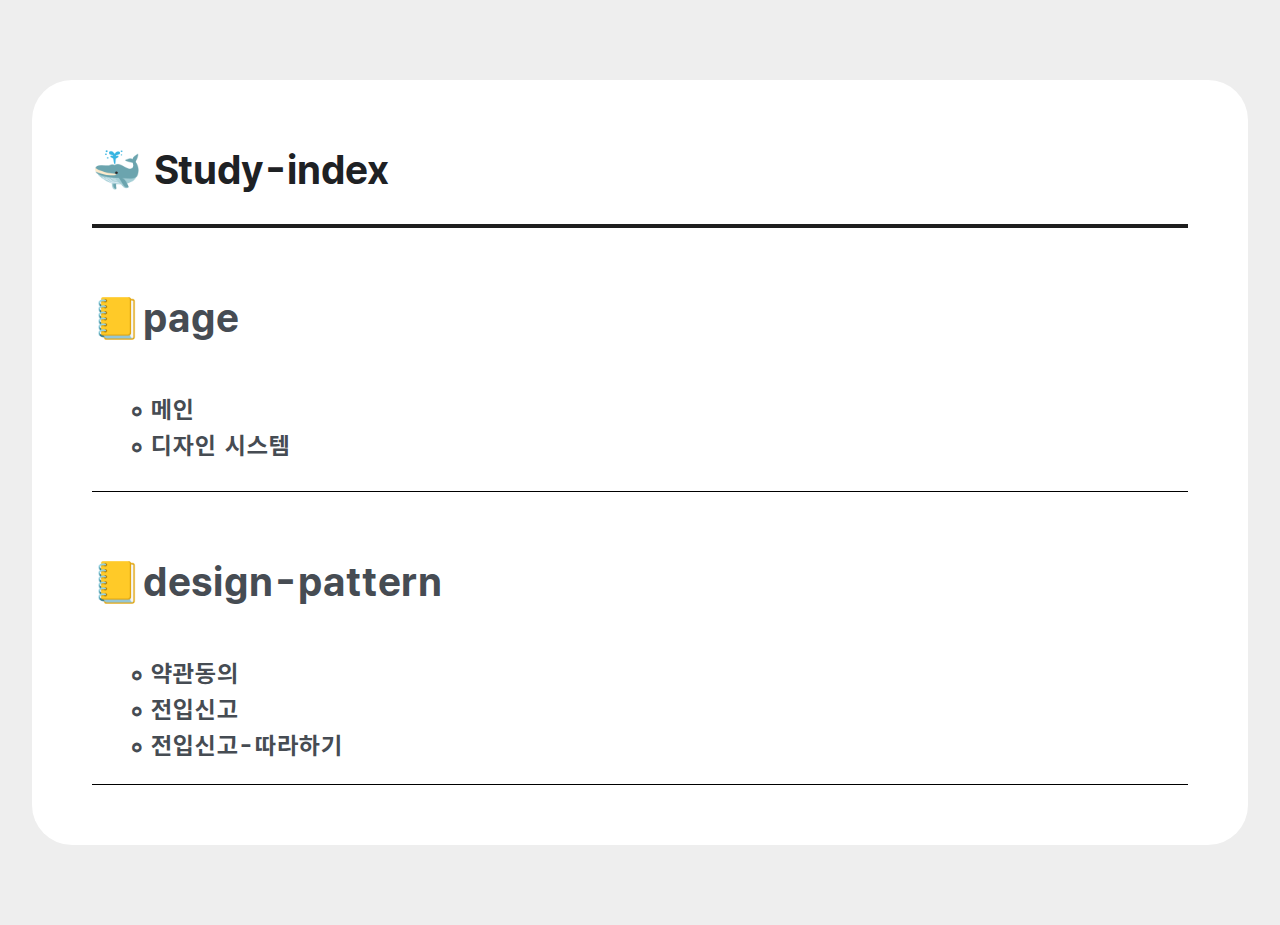
<file: index.html>
<!DOCTYPE html>
<html lang="en">
  <head>
    <meta charset="UTF-8" />
    <meta name="viewport" content="width=device-width, initial-scale=1.0" />
    <link rel="stylesheet" href="./assets/scss/style.css" />

    <style>
      .page-index-list li ::before {
        content: "⸰";
        padding-right: 8px;
      }
    </style>

    <title>study-index</title>
  </head>
  <body>
    <div class="page-whole-wrap">
      <div class="design-style-wrap">
        <h1>🐳 Study-index</h1>
        <!-- page -->
        <h2>page</h2>
        <ul class="part-container page-index-list tit-heading-medium">
          <li><a href="/main.html">메인</a></li>
          <li><a href="/design-system.html">디자인 시스템</a></li>
        </ul>
        <!-- //page -->

        <!-- design-pattern -->
        <h2>design-pattern</h2>
        <ul class="part-container page-index-list tit-heading-medium">
          <li><a href="/pattern-agree.html">약관동의</a></li>
          <li><a href="/pattern-transfer.html">전입신고</a></li>
          <li>
            <a href="/pattern-transfer-coach-01.html">전입신고-따라하기</a>
          </li>
        </ul>
        <!-- //design-pattern -->
      </div>
    </div>
  </body>
</html>
</file>
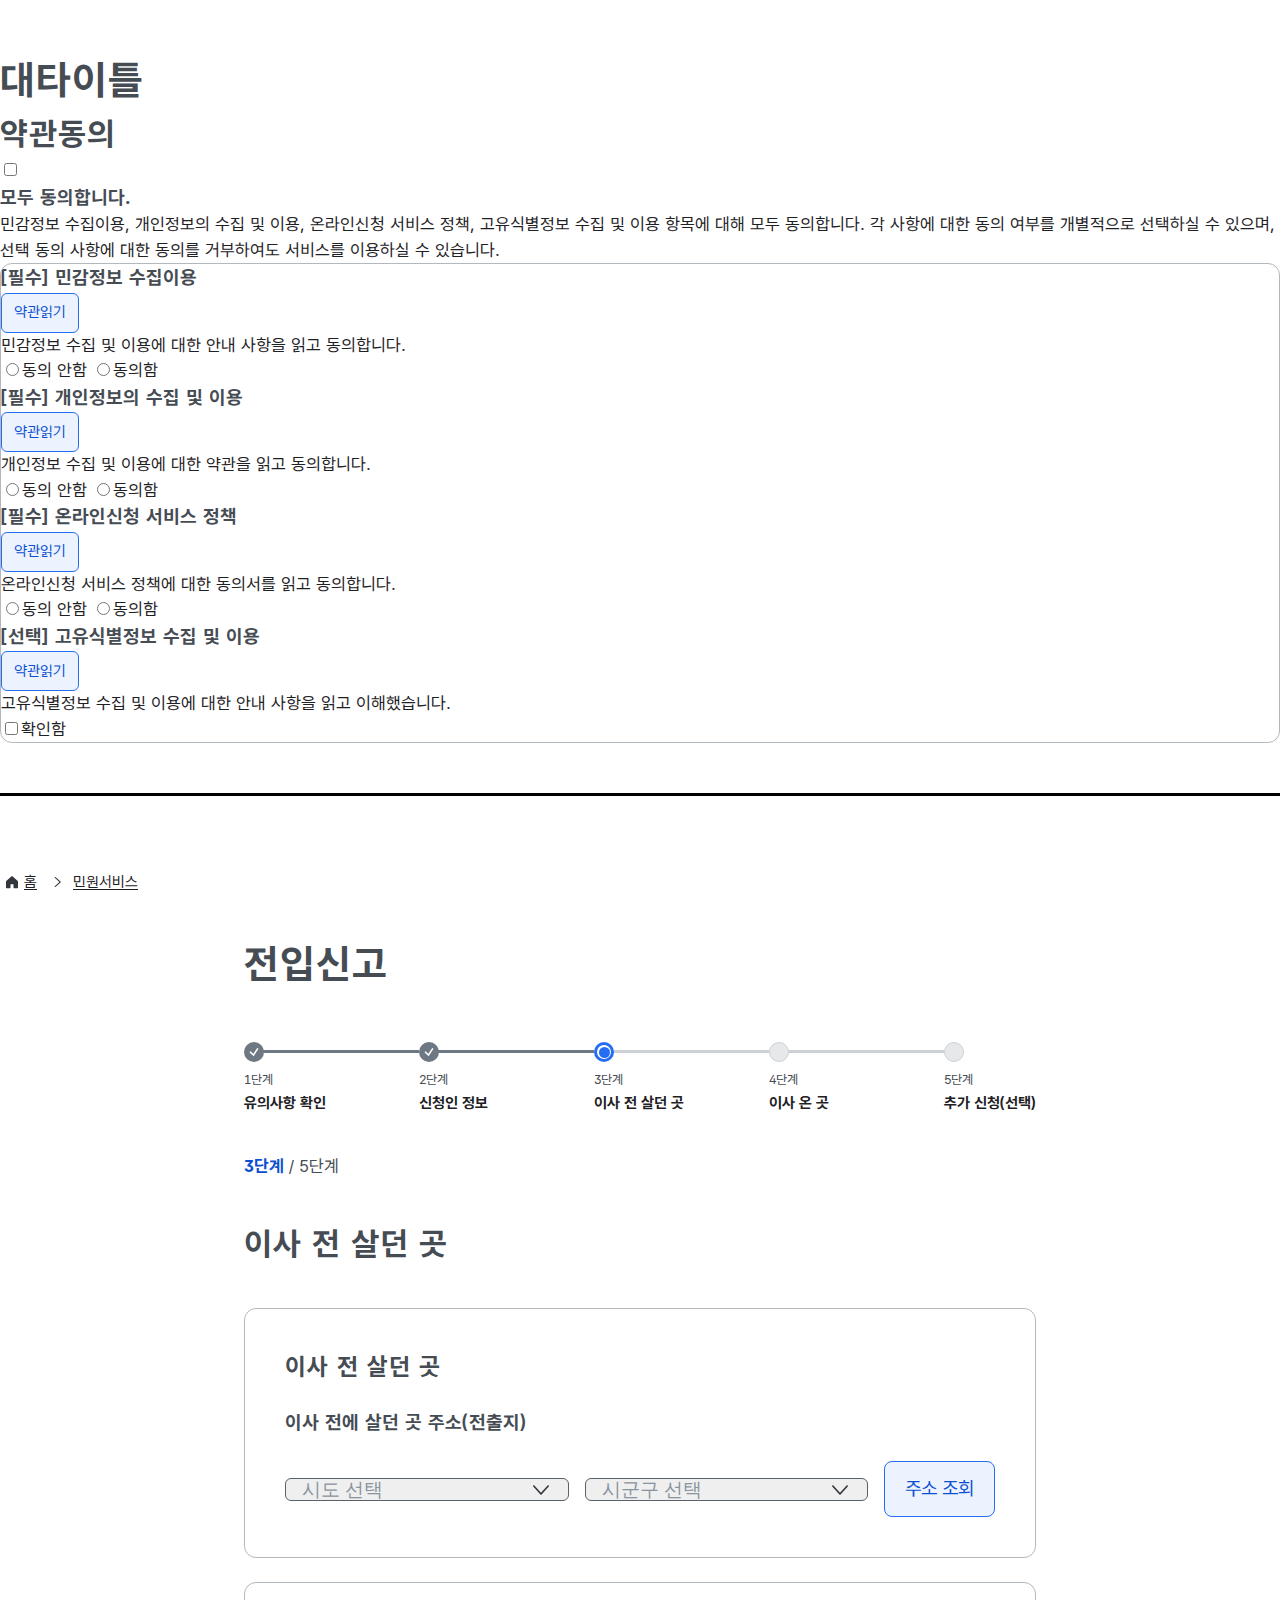
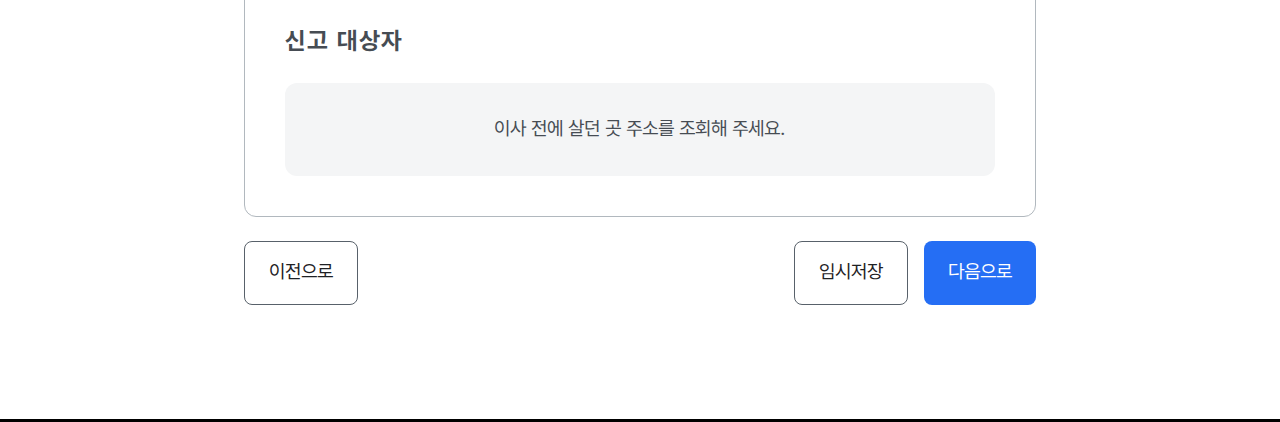
<file: design-pattern.html>
<!DOCTYPE html>
<html lang="en">
  <head>
    <meta charset="UTF-8" />
    <meta name="viewport" content="width=device-width, initial-scale=1.0" />
    <title>design-pattern</title>

    <link rel="stylesheet" href="./assets/scss/style.css" />
  </head>
  <body>
    <div class="basic-pattern-wrap">
      <section class="layout-page-approval-wrap">
        <h2 class="tit-heading-xlarge">대타이틀</h2>
        <div class="page-approval-wrap">
          <h3 class="tit-heading-large">약관동의</h3>
          <form>
            <label><input type="checkbox" /></label>
            <div class="approval-checkbox-txt">
              <h5 class="tit-heading-small">모두 동의합니다.</h5>
              <p class="">
                민감정보 수집이용, 개인정보의 수집 및 이용, 온라인신청 서비스
                정책, 고유식별정보 수집 및 이용 항목에 대해 모두 동의합니다. 각
                사항에 대한 동의 여부를 개별적으로 선택하실 수 있으며, 선택 동의
                사항에 대한 동의를 거부하여도 서비스를 이용하실 수 있습니다.
              </p>
            </div>
          </form>
          <ul class="ui-card-container container-shape">
            <li>
              <h5 class="tit-heading-small">[필수] 민감정보 수집이용</h5>
              <button class="com-btn small secondary">약관읽기</button>
              <div class="radio-container-wrap">
                <div class="">
                  민감정보 수집 및 이용에 대한 안내 사항을 읽고 동의합니다.
                </div>
                <div class="input-radio-container">
                  <!-- input 속 name 설정 바랍니다 -->
                  <label
                    ><input type="radio" name="sensitive" />동의 안함</label
                  >
                  <label> <input type="radio" name="sensitive" />동의함</label>
                  <!-- //input 속 name 설정 바랍니다 -->
                </div>
              </div>
            </li>
            <li>
              <h5 class="tit-heading-small">[필수] 개인정보의 수집 및 이용</h5>
              <button class="com-btn small secondary">약관읽기</button>
              <div class="radio-container-wrap">
                <div class="">
                  개인정보 수집 및 이용에 대한 약관을 읽고 동의합니다.
                </div>
                <div class="input-radio-container">
                  <!-- input 속 name 설정 바랍니다 -->
                  <label><input type="radio" name="personal" />동의 안함</label>
                  <label> <input type="radio" name="personal" />동의함</label>
                  <!-- //input 속 name 설정 바랍니다 -->
                </div>
              </div>
            </li>
            <li>
              <h5 class="tit-heading-small">[필수] 온라인신청 서비스 정책</h5>
              <button class="com-btn small secondary">약관읽기</button>
              <div class="radio-container-wrap">
                <div class="">
                  온라인신청 서비스 정책에 대한 동의서를 읽고 동의합니다.
                </div>
                <div class="input-radio-container">
                  <!-- input 속 name 설정 바랍니다 -->
                  <label
                    ><input type="radio" name="online-confirm" />동의
                    안함</label
                  >
                  <label>
                    <input type="radio" name="online-confirm" />동의함</label
                  >
                  <!-- //input 속 name 설정 바랍니다 -->
                </div>
              </div>
            </li>
            <li>
              <h5 class="tit-heading-small">
                [선택] 고유식별정보 수집 및 이용
              </h5>
              <button class="com-btn small secondary">약관읽기</button>
              <div class="radio-container-wrap">
                <div class="">
                  고유식별정보 수집 및 이용에 대한 안내 사항을 읽고
                  이해했습니다.
                </div>
                <div class="input-radio-container">
                  <label><input type="checkbox" name="unique" />확인함</label>
                </div>
              </div>
            </li>
          </ul>
        </div>
      </section>
    </div>
    <div class="basic-pattern-wrap">
      <div class="layout-page-wrap">
        <div class="layout-page-breadcrumb">
          <nav class="com-breadcrumb-wrap">
            <ol class="breadcrumb">
              <li class="home">
                <a href="#" class="txt">홈</a>
              </li>
              <li>
                <a href="#" class="txt">민원서비스</a>
              </li>
            </ol>
          </nav>
        </div>
        <div class="page-transfer-wrap">
          <h2 class="tit-heading-xlarge">전입신고</h2>
          <div class="transfer-step">
            <div class="com-step-indicator-wrap">
              <ol>
                <li class="done">
                  <span>
                    <i class="step">1단계</i>
                    <span class="step-tit">유의사항 확인</span>
                  </span>
                </li>
                <li class="done">
                  <span>
                    <i class="step">2단계</i>
                    <span class="step-tit">신청인 정보</span>
                  </span>
                </li>
                <li class="active">
                  <span>
                    <i class="step">3단계</i>
                    <span class="step-tit">이사 전 살던 곳</span>
                  </span>
                </li>
                <li class="">
                  <span>
                    <i class="step">4단계</i>
                    <span class="step-tit">이사 온 곳</span>
                  </span>
                </li>
                <li class="">
                  <span>
                    <i class="step">5단계</i>
                    <span class="step-tit">추가 신청(선택)</span>
                  </span>
                </li>
              </ol>
            </div>
            <div class="transfer-content-title">
              <div class="step-txt">
                <span class="active">3단계 </span>
                <span>/</span><span> 5단계</span>
              </div>
              <h3 class="tit-heading-large">이사 전 살던 곳</h3>
            </div>
            <div class="transfter-content-wrap">
              <div class="ui-border-box">
                <div class="layout-transfer-content-inner">
                  <div class="inner-tit">
                    <h4 class="tit-heading-medium">이사 전 살던 곳</h4>
                    <h5 class="tit-heading-small">
                      이사 전에 살던 곳 주소(전출지)
                    </h5>
                    <div class="select-wrap">
                      <div class="com-select-wrap">
                        <div class="form-content">
                          <select class="form-select large">
                            <option value="" disabled selected>
                              시도 선택
                            </option>
                            <option value="">항목1</option>
                            <option value="">항목2</option>
                            <option value="">항목3</option>
                          </select>
                        </div>
                      </div>
                      <div class="com-select-wrap">
                        <div class="form-content">
                          <select class="form-select large">
                            <option value="" disabled selected>
                              시군구 선택
                            </option>
                            <option value="">항목1</option>
                            <option value="">항목2</option>
                            <option value="">항목3</option>
                          </select>
                        </div>
                      </div>
                      <button class="com-btn large secondary">주소 조회</button>
                    </div>
                  </div>
                </div>
              </div>
              <div class="ui-border-box">
                <div class="layout-transfer-content-inner">
                  <div class="inner-tit">
                    <h4 class="tit-heading-medium">신고 대상자</h4>
                    <div class="content-container">
                      이사 전에 살던 곳 주소를 조회해 주세요.
                    </div>
                  </div>
                </div>
              </div>
              <div class="submit-button-wrap">
                <button
                  class="com-btn xlarge tertiary"
                  style="margin-right: auto"
                >
                  이전으로
                </button>
                <button class="com-btn xlarge tertiary">임시저장</button>
                <button class="com-btn xlarge primary">다음으로</button>
              </div>
            </div>
          </div>
        </div>
      </div>
    </div>
  </body>
</html>
</file>
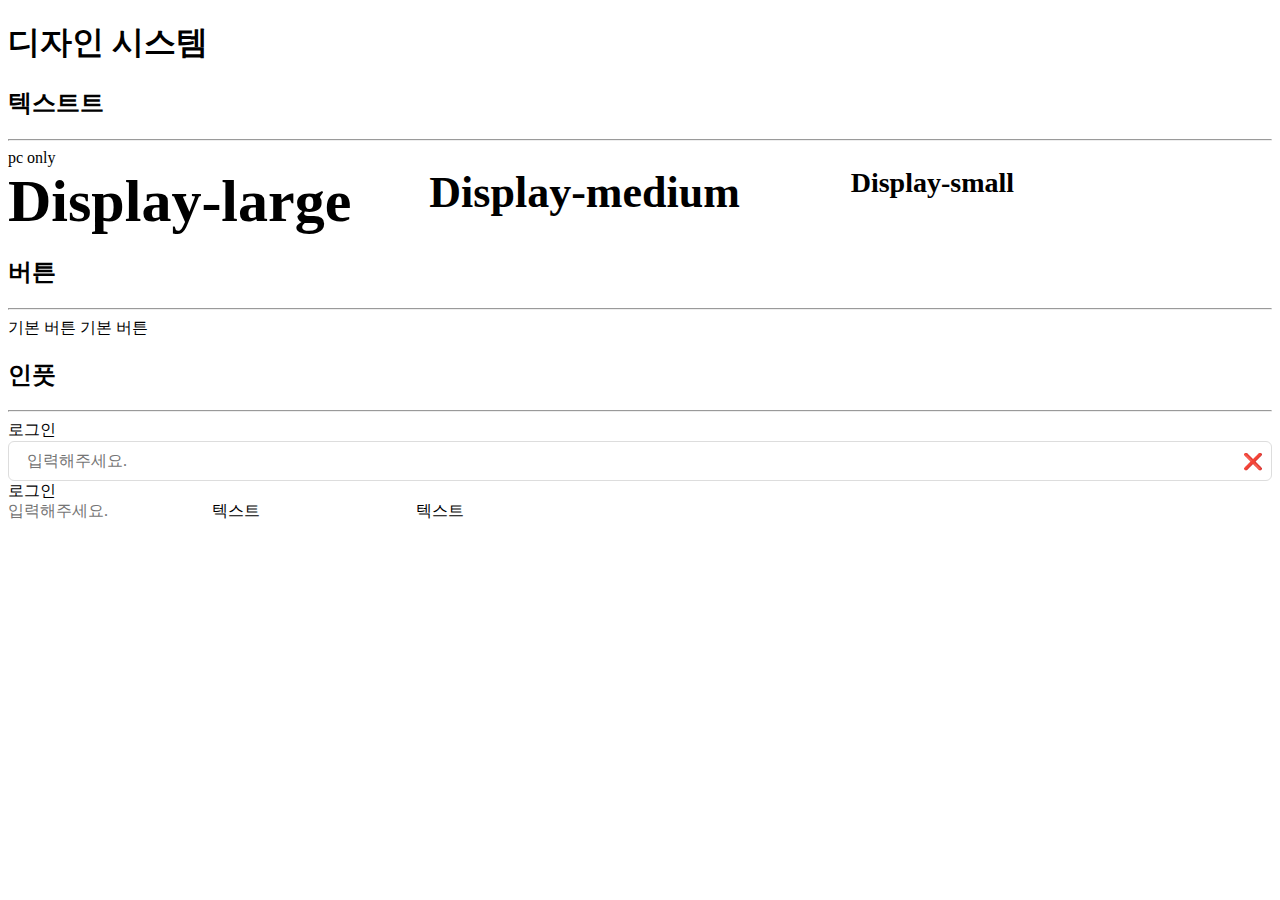
<file: ex-design_system.html>
<!DOCTYPE html>
<html lang="en">
  <head>
    <meta charset="UTF-8" />
    <meta name="viewport" content="width=device-width, initial-scale=1.0" />
    <title>Document</title>
    <style>
      input,
      button {
        all: unset;
      }
      .input-wrap {
        display: flex;
        border: 1px solid #ddd;
        border-radius: 6px;
        overflow: hidden;
        padding: 0 8px;

        input {
          border: 0;
          width: 100%;
          padding: 10px;
        }
      }
      input:disabled {
        user-select: none;
        pointer-events: none;
      }
      input:invalid {
        border-color: red;
      }
      input:valid {
        border-color: greenyellow;
      }

      :root {
        /* text */
        --display-large: 60px;
        --display-medium: 44px;
        --display-small: 28px;

        .pc-only {
          display: none;
        }

        @media (min-width: 800px) {
          .pc-only {
            display: block;
          }

          .grid {
            display: grid;
          }
          .col-3 {
            grid-template-columns: repeat(3, 1fr);
          }
        }

        @media (max-width: 800px) {
          --display-large: 40px;
        }
      }

      .txt-display-large {
        font-size: var(--display-large);
      }
      .txt-display-medium {
        font-size: var(--display-medium);
      }
      .txt-display-small {
        font-size: var(--display-small);
      }
      [class*="txt-display"] {
        font-weight: 700;
      }
    </style>
  </head>
  <body>
    <div>
      <h1>디자인 시스템</h1>

      <h2>텍스트트</h2>
      <hr />
      <div class="pc-only">pc only</div>
      <div class="grid col-3 res-block">
        <div class="txt-display-large">Display-large</div>
        <div class="txt-display-medium">Display-medium</div>
        <div class="txt-display-small">Display-small</div>
      </div>

      <h2>버튼</h2>
      <hr />
      <div>
        <button type="button">기본 버튼</button>
        <button type="button">기본 버튼</button>
      </div>

      <h2>인풋</h2>
      <hr />
      <div>
        <form>
          <label for="login">로그인</label>
          <div class="input-wrap">
            <input
              type="text"
              placeholder="입력해주세요."
              required
              id="login"
            />
            <button>❌</button>
          </div>
          <button type="submit">로그인</button>
        </form>
        <input type="text" placeholder="입력해주세요." required />
        <input
          type="text"
          placeholder="입력해주세요."
          value="텍스트"
          disabled
        />
        <input
          type="text"
          placeholder="입력해주세요."
          value="텍스트"
          readonly
        />
      </div>
    </div>
  </body>
</html>
</file>
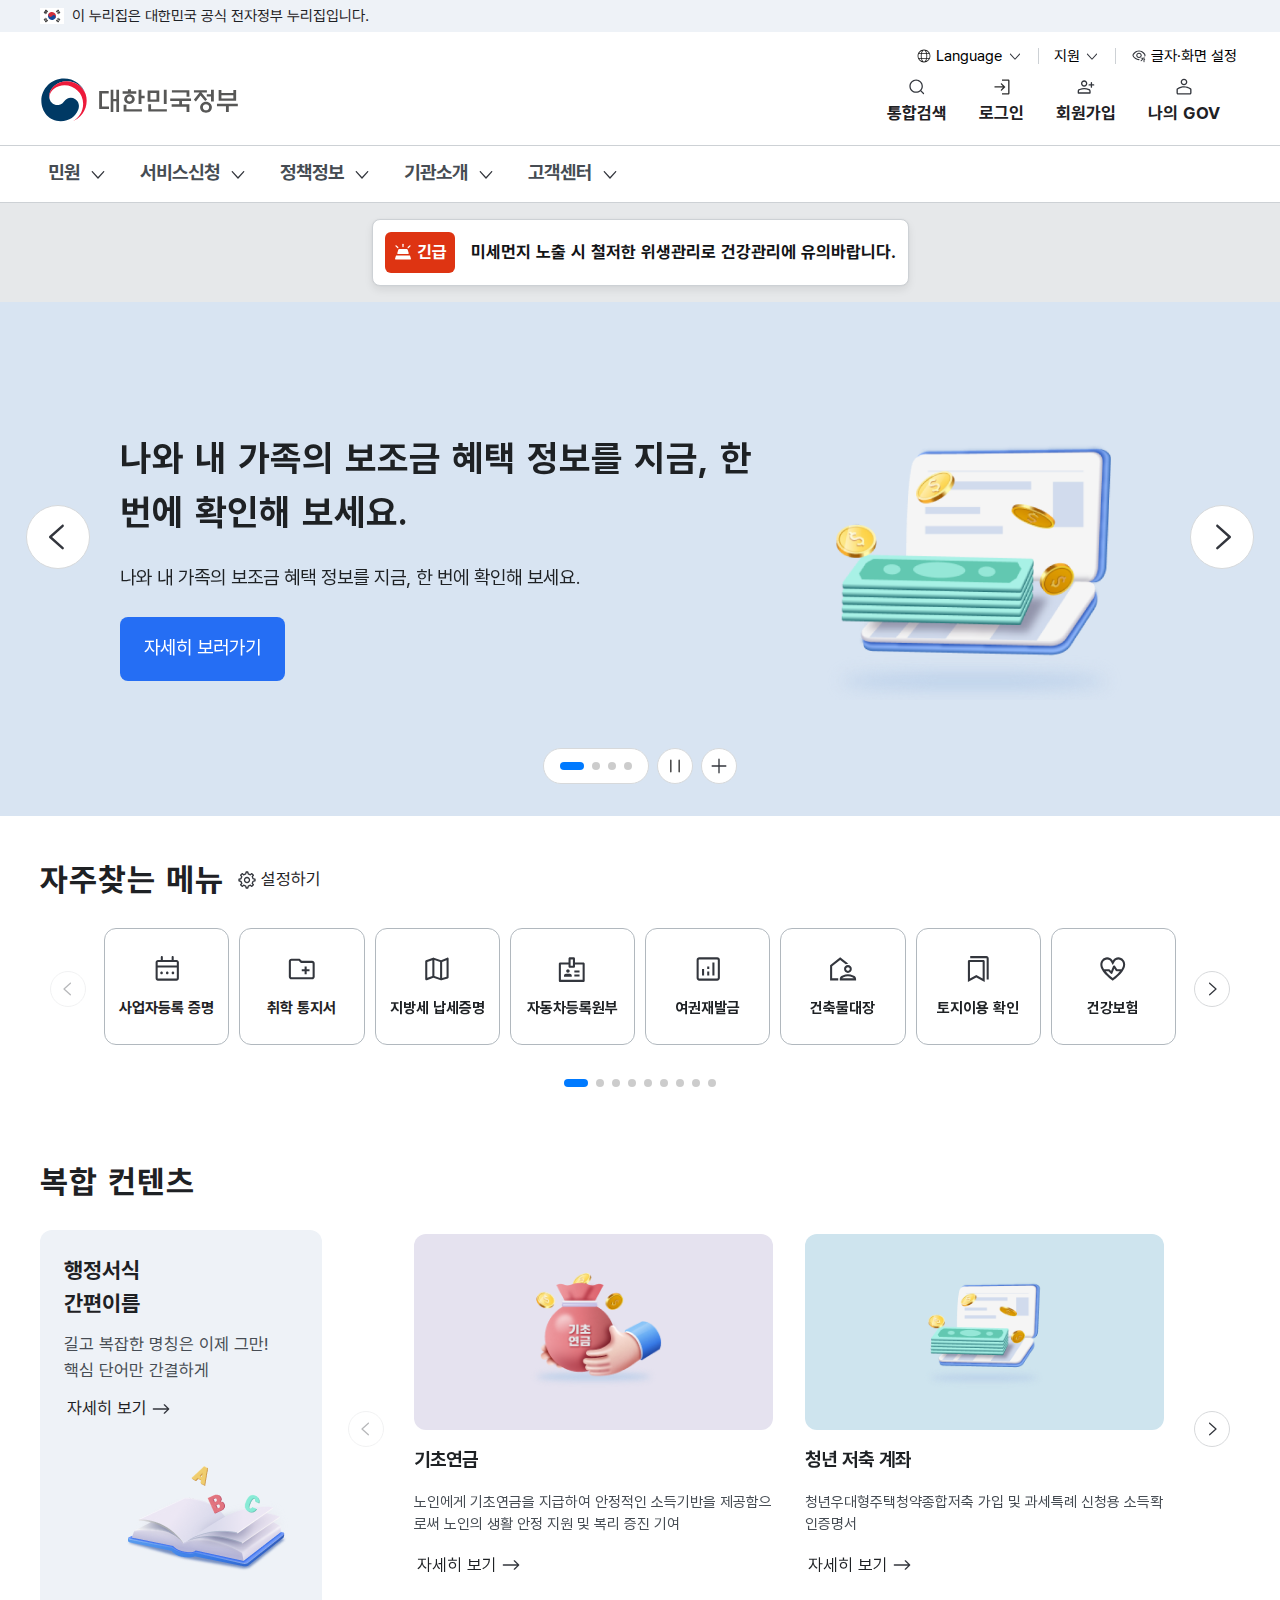
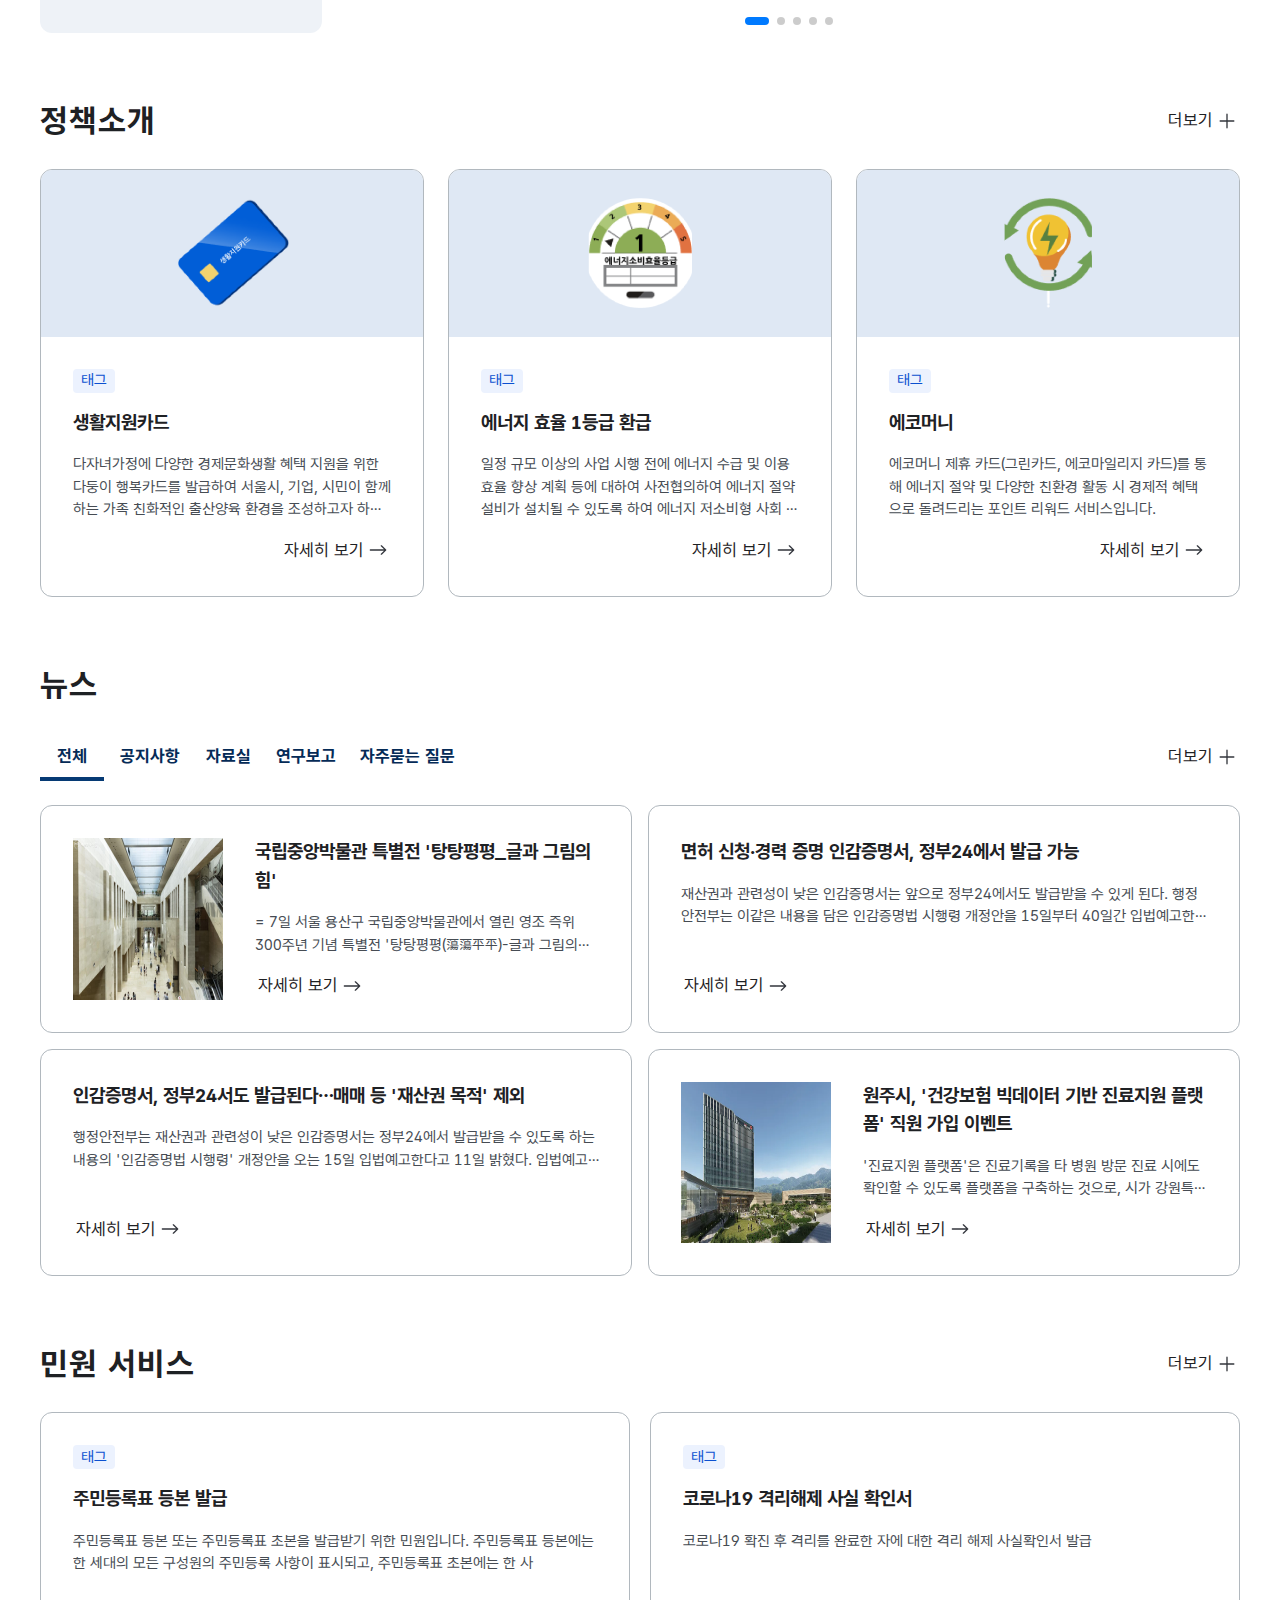
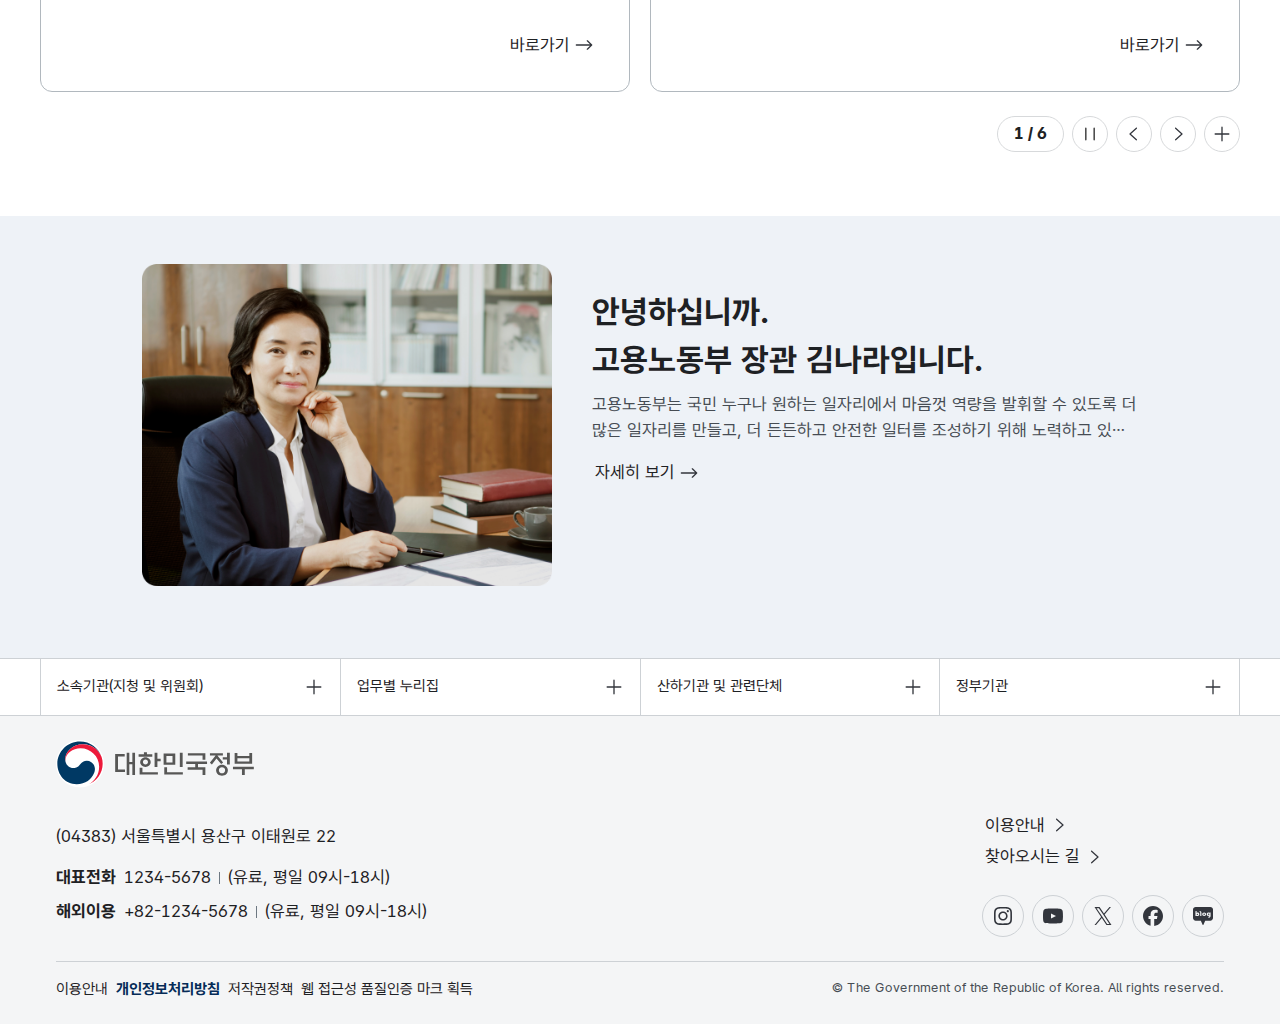
<file: main.html>
<!DOCTYPE html>
<html lang="ko">
  <head>
    <!-- meta -->
    <meta charset="UTF-8" />
    <meta name="viewport" content="width=device-width, initial-scale=1.0" />
    <!-- //meta -->
    <link
      rel="icon"
      href="https://upload.wikimedia.org/wikipedia/commons/3/3f/Emblem_of_the_Government_of_the_Republic_of_Korea.svg"
      type="image/svg+xml"
    />

    <!-- css -->
    <!-- plug-in css -->
    <link
      rel="stylesheet"
      href="https://cdn.jsdelivr.net/npm/swiper@11/swiper-bundle.min.css"
    />
    <!-- //plug-in css -->

    <!-- ui css -->
    <link rel="stylesheet" href="./assets/scss/style.css" />
    <!-- //ui css -->
    <!-- //css -->

    <title>정부 study</title>
  </head>
  <body class="">
    <!-- 
    class naming : 
        - 공통적으로 쓰는 큰 틀 레이아웃 (layout)
        - 공통으로 여러곳에 사용 시 (ui)
        - 특정 페이지만 사용 시 (page)
        - 특이 케이스 (main, sub)
    -->

    <div class="gnb-backdrop"></div>
    <div class="gnb-backdrop-mobile"></div>

    <div class="page-main-wrap">
      <div class="masthead-wrap">
        <div class="layout-inner">
          <span class="nuri-txt"
            >이 누리집은 대한민국 공식 전자정부 누리집입니다.</span
          >
        </div>
      </div>
      <!-- header -->
      <div class="layout-header-gnb-wrap">
        <header class="layout-header-wrap">
          <div class="layout-inner">
            <div class="utility-wrap">
              <div class="util-container">
                <div class="util-btn-box">
                  <button class="globe">Language</button>
                  <ul class="drop-box">
                    <li>
                      <a href="#" class="active">한국어</a>
                    </li>
                    <li>
                      <a href="#">English (영어)</a>
                    </li>
                    <li>
                      <a href="#">中文 (중국어)</a>
                    </li>
                    <li>
                      <a href="#">日本語 (일본어)</a>
                    </li>
                    <li>
                      <a href="#">français (프랑스어)</a>
                    </li>
                  </ul>
                </div>
                <div class="divider"></div>
                <div class="util-btn-box">
                  <button class="support">지원</button>
                  <ul class="drop-box spt">
                    <li>
                      <a href="#" class="">인증센터</a>
                    </li>
                    <li>
                      <a href="#">누리집안내지도</a>
                    </li>
                  </ul>
                </div>
                <div class="divider"></div>
                <div class="util-btn-box">
                  <button class="setting">글자·화면 설정</button>
                </div>
              </div>
            </div>
            <div class="logo-container">
              <a href="#" class="icons-logo bgi"></a>
              <nav class="nav-container">
                <div class="nav-btn-box">
                  <button href="#" class="nav-search">통합검색</button>
                </div>
                <div class="nav-btn-box">
                  <button href="#" class="nav-login">로그인</button>
                </div>
                <div class="nav-btn-box">
                  <button href="#" class="nav-join">회원가입</button>
                </div>
                <div class="nav-btn-box">
                  <button href="#" class="nav-mypage">나의 GOV</button>
                  <div class="drop-box spt mypage">
                    <div class="drop-header">
                      <div class="header-tit">홍길동님</div>
                      <div class="header-desc">로그아웃까지 남은 시간</div>
                      <div class="time-remain">
                        <span>12:00</span>
                        <button class="time-extend-btn">시간연장</button>
                      </div>
                    </div>
                    <ul>
                      <li>
                        <a href="#">나의 GOV 홈</a>
                      </li>
                      <li>
                        <a href="#">나의 신청내역</a>
                      </li>
                      <li>
                        <a href="#">나의 생활정보</a>
                      </li>
                      <li>
                        <a href="#">나의 정보관리리</a>
                      </li>
                    </ul>
                    <div class="drop-logout">
                      <button>로그아웃</button>
                    </div>
                  </div>
                </div>
                <div class="nav-btn-box">
                  <button href="#" class="nav-menu">전체메뉴</button>
                </div>
              </nav>
            </div>
          </div>

          <!-- main menu mobile -->
          <div class="menu-mobile-wrap">
            <div class="gnb-mobile-wrap">
              <div class="gnb-mobile-header">
                <div class="mobile-util-container">
                  <div class="util-btn-box">
                    <button class="support">지원</button>
                    <ul class="drop-box spt mobile">
                      <li>
                        <a href="#" class="">인증센터</a>
                      </li>
                      <li>
                        <a href="#">누리집안내지도</a>
                      </li>
                    </ul>
                  </div>
                  <div class="divider"></div>
                  <div class="util-btn-box">
                    <button class="globe">Language</button>
                    <ul class="drop-box">
                      <li>
                        <a href="#" class="active">한국어</a>
                      </li>
                      <li>
                        <a href="#">English (영어)</a>
                      </li>
                      <li>
                        <a href="#">中文 (중국어)</a>
                      </li>
                      <li>
                        <a href="#">日本語 (일본어)</a>
                      </li>
                      <li>
                        <a href="#">français (프랑스어)</a>
                      </li>
                    </ul>
                  </div>
                </div>
                <div class="mobile-login-container">
                  <button class="btn-login">로그인을 해주세요</button>
                </div>
                <div class="mobile-service-menu-wrap">
                  <a href="#" class="menu-container"> <i></i>메뉴명 </a>
                  <a href="#" class="menu-container"> <i></i>메뉴명 </a>
                  <a href="#" class="menu-container"> <i></i>메뉴명 </a>
                  <a href="#" class="menu-container"> <i></i>메뉴명 </a>
                </div>
                <div class="mobile-menu-search">
                  <div class="search-input">
                    <input
                      type="text"
                      class="search-box"
                      placeholder="찾고자 하는 메뉴명을 입력해 주세요"
                    />
                    <button class="search-run">
                      <i></i>
                    </button>
                  </div>
                </div>
              </div>
              <div class="gnb-mobile-body">
                <div class="gnb-mobile-content-wrap">
                  <div class="menu-wrap">
                    <ul role="tab-list">
                      <li role="none">
                        <a
                          href="#mobile-gnb-anchor1"
                          class="gnb-main-tab"
                          id="mobile-tab-1"
                          >MyGOV</a
                        >
                      </li>
                      <li role="none">
                        <a
                          href="#mobile-gnb-anchor2"
                          class="gnb-main-tab"
                          id="mobile-tab-2"
                          >민원서비스</a
                        >
                      </li>
                      <li role="none">
                        <a
                          href="#mobile-gnb-anchor3"
                          class="gnb-main-tab"
                          id="mobile-tab-3"
                          >보조금24</a
                        >
                      </li>
                      <li role="none">
                        <a
                          href="#mobile-gnb-anchor4"
                          class="gnb-main-tab"
                          id="mobile-tab-4"
                          >정책정보</a
                        >
                      </li>
                      <li role="none">
                        <a
                          href="#mobile-gnb-anchor5"
                          class="gnb-main-tab"
                          id="mobile-tab-4"
                          >고객센터</a
                        >
                      </li>
                    </ul>
                  </div>
                  <div class="submenu-wrap">
                    <div class="submenu-list" id="mobile-gnb-anchor1">
                      <h2 class="submenu-tit">MyGOV</h2>
                      <ul>
                        <li>
                          <a href="#" class="submenu-trigger">MyGOV 홈</a>
                        </li>
                        <li>
                          <a href="#" class="submenu-trigger">나의 신청내역</a>
                        </li>
                        <li>
                          <a href="#" class="submenu-trigger">나의 생활정보</a>
                        </li>
                        <li>
                          <a href="#" class="submenu-trigger">나의 정보관리</a>
                        </li>
                      </ul>
                    </div>
                    <div class="submenu-list" id="mobile-gnb-anchor2">
                      <h2 class="submenu-tit">민원서비스</h2>
                      <ul>
                        <li>
                          <a href="#" class="submenu-trigger">민원 신청·안내</a>
                        </li>
                        <li>
                          <a href="#" class="submenu-trigger">사실/진위 확인</a>
                        </li>
                        <li>
                          <a href="#" class="submenu-trigger">원스톱 서비스</a>
                        </li>
                        <li>
                          <a href="#" class="submenu-trigger">분야별 서비스</a>
                        </li>
                        <li>
                          <a href="#" class="submenu-trigger"
                            >기업/단체 서비스</a
                          >
                        </li>
                        <li>
                          <a href="#" class="submenu-trigger"
                            >돌봄시설 등 위치 찾기</a
                          >
                        </li>
                      </ul>
                    </div>
                    <div class="submenu-list" id="mobile-gnb-anchor3">
                      <h2 class="submenu-tit">보조금24</h2>
                      <ul>
                        <li>
                          <a href="#" class="submenu-trigger">보조금24 홈</a>
                        </li>
                        <li>
                          <a href="#" class="submenu-trigger">나의 혜택</a>
                        </li>
                        <li>
                          <a href="#" class="submenu-trigger">간편 찾기</a>
                        </li>
                        <li>
                          <a href="#" class="submenu-trigger">전체 혜택</a>
                        </li>
                        <li>
                          <a href="#" class="submenu-trigger has-depth3"
                            >보조금24란</a
                          >
                          <div class="mobile-depth3-wrap">
                            <ul>
                              <li>
                                <a href="#" class="depth3-trigger has-depth4"
                                  >소개(4depth)</a
                                >
                                <div class="depth4-wrap">
                                  <div class="depth4-header">
                                    <button class="btn-prev"></button>
                                    <button
                                      class="modal-close mobile-main-menu"
                                    ></button>
                                  </div>
                                  <div class="depth4-body">
                                    <h4 class="depth4-title">4depth title</h4>
                                    <ul class="depth4-content">
                                      <li>
                                        <a href="#">depth title</a>
                                      </li>
                                      <li>
                                        <a href="#">depth title</a>
                                      </li>
                                      <li>
                                        <a href="#">depth title</a>
                                      </li>
                                      <li>
                                        <a href="#">depth title</a>
                                      </li>
                                    </ul>
                                  </div>
                                </div>
                              </li>
                              <li>
                                <a href="#" class="depth3-trigger">이용안내</a>
                              </li>
                              <li>
                                <a href="#" class="depth3-trigger"
                                  >자주묻는 질문</a
                                >
                              </li>
                            </ul>
                          </div>
                        </li>
                      </ul>
                    </div>
                    <div class="submenu-list" id="mobile-gnb-anchor4">
                      <h2 class="submenu-tit">정책정보</h2>
                      <ul>
                        <li>
                          <a href="#" class="submenu-trigger"
                            >분야별 정책정보</a
                          >
                        </li>
                        <li>
                          <a href="#" class="submenu-trigger"
                            >정부/지자체 조직도</a
                          >
                        </li>
                        <li>
                          <a href="#" class="submenu-trigger"
                            >정부/지자체 누리집</a
                          >
                        </li>
                        <li>
                          <a href="#" class="submenu-trigger">지자체 소식</a>
                        </li>
                        <li>
                          <a href="#" class="submenu-trigger">공모전</a>
                        </li>
                        <li>
                          <a href="#" class="submenu-trigger">공공자원공유</a>
                        </li>
                        <li>
                          <a href="#" class="submenu-trigger"
                            >국고보조금 부정수급 신고</a
                          >
                        </li>
                      </ul>
                    </div>
                    <div class="submenu-list" id="mobile-gnb-anchor5">
                      <h2 class="submenu-tit">고객센터</h2>
                      <ul>
                        <li>
                          <a href="#" class="submenu-trigger">공지사항</a>
                        </li>
                        <li>
                          <a href="#" class="submenu-trigger">이용안내</a>
                        </li>
                        <li>
                          <a href="#" class="submenu-trigger"
                            >자주 묻는 질문(FAQ)</a
                          >
                        </li>
                        <li>
                          <a href="#" class="submenu-trigger">자료실</a>
                        </li>
                        <li>
                          <a href="#" class="submenu-trigger">상담 예약</a>
                        </li>
                        <li>
                          <a href="#" class="submenu-trigger">개선 의견</a>
                        </li>
                      </ul>
                    </div>
                  </div>
                </div>
                <div class="gnb-mobile-bottom">
                  <a href="#" class="certification">인증센터</a>
                  <a href="#" class="child-portal">어린이 정부포털</a>
                </div>
              </div>

              <button class="modal-close mobile-main-menu"></button>
            </div>
          </div>
          <!-- //main menu mobile -->
        </header>
        <!-- gnb desktop -->
        <nav class="gnb-desktop-wrap">
          <ul class="gnb-menu layout-inner">
            <li>
              <button type="button" class="gnb-main-trigger" data-trigger="gnb">
                민원
              </button>
              <div class="gnb-toggle-wrap">
                <div class="layout-inner">
                  <div class="gnb-main-list" data-has-submenu="true">
                    <ul class="toggle-menu">
                      <li>
                        <button
                          class="gnb-sub-trigger active"
                          data-trigger="gnb"
                        >
                          2depth 1
                        </button>
                        <div class="gnb-sub-list active">
                          <div class="gnb-sub-content">
                            <h2 class="ui-gnb-sub-title">
                              2Depth title
                              <a href="#" class="title-link">
                                <span>바로가기</span>
                                <i></i>
                              </a>
                            </h2>
                            <ul>
                              <li>
                                <button type="button">Last depth</button>
                              </li>
                              <li>
                                <button type="button">Last depth</button>
                              </li>
                              <li>
                                <button type="button">Last depth</button>
                              </li>
                              <li>
                                <button type="button">Last depth</button>
                              </li>
                              <li>
                                <button type="button">Last depth</button>
                              </li>
                              <li>
                                <button type="button">Last depth</button>
                              </li>
                              <li>
                                <button type="button">Last depth</button>
                              </li>
                              <li>
                                <button type="button">Last depth</button>
                              </li>
                              <li>
                                <button type="button">Last depth</button>
                              </li>
                              <li>
                                <button type="button">Last depth</button>
                              </li>
                              <li>
                                <button type="button">Last depth</button>
                              </li>
                              <li>
                                <button type="button">Last depth</button>
                              </li>
                              <li>
                                <button type="button">Last depth</button>
                              </li>
                              <li>
                                <button type="button">Last depth</button>
                              </li>
                              <li>
                                <button type="button">Last depth</button>
                              </li>
                              <li>
                                <button type="button">Last depth</button>
                              </li>
                              <li>
                                <button type="button">Last depth</button>
                              </li>
                              <li>
                                <button type="button">Last depth</button>
                              </li>
                              <li>
                                <button type="button">Last depth</button>
                              </li>
                              <li>
                                <button type="button">Last depth</button>
                              </li>
                              <li>
                                <button type="button">Last depth</button>
                              </li>
                              <li>
                                <button type="button">Last depth</button>
                              </li>
                            </ul>
                          </div>
                          <div class="gnb-sub-banner">
                            <span
                              class="ui-badge"
                              style="background-color: #256ef4; color: #fff"
                              >신규서비스</span
                            >
                            <button>메뉴명</button>
                          </div>
                        </div>
                      </li>
                      <li>
                        <button class="gnb-sub-trigger" data-trigger="gnb">
                          2depth 2
                        </button>
                        <div class="gnb-sub-list gnb-row">
                          <div class="gnb-sub-content">
                            <h2 class="ui-gnb-sub-title">2Depth title</h2>
                            <ul>
                              <li>
                                <button type="button">Last depth</button>
                              </li>
                              <li>
                                <button type="button">Last depth</button>
                              </li>
                              <li>
                                <button type="button">Last depth</button>
                              </li>
                              <li>
                                <button type="button">Last depth</button>
                              </li>
                              <li>
                                <button type="button">Last depth</button>
                              </li>
                              <li>
                                <button type="button">Last depth</button>
                              </li>
                            </ul>
                          </div>
                          <div class="gnb-sub-banner">
                            <span
                              class="ui-badge"
                              style="background-color: #256ef4; color: #fff"
                              >신규서비스</span
                            >
                            <button>메뉴명</button>
                          </div>
                        </div>
                      </li>
                      <li>
                        <a
                          class="gnb-sub-trigger is-link"
                          href="#"
                          data-trigger="gnb"
                        >
                          2depth 3
                        </a>
                      </li>
                      <li>
                        <a
                          class="gnb-sub-trigger is-link external-link"
                          href="#"
                          data-trigger="gnb"
                        >
                          2depth 4
                        </a>
                      </li>
                    </ul>
                  </div>
                </div>
              </div>
            </li>
            <li>
              <button type="button" class="gnb-main-trigger" data-trigger="gnb">
                서비스신청
              </button>
              <div class="gnb-toggle-wrap">
                <div class="layout-inner">
                  <div class="gnb-main-list" data-has-submenu="true">
                    <ul class="toggle-menu">
                      <li>
                        <button
                          class="gnb-sub-trigger active"
                          data-trigger="gnb"
                        >
                          2depth 1
                        </button>
                        <div class="gnb-sub-list active">
                          <div class="gnb-sub-content">
                            <h2 class="ui-gnb-sub-title">2Depth title</h2>
                            <ul style="gap: 40px">
                              <li class="pc-3rd-depth">
                                <a href="#" class="">
                                  <h3>3Depth title</h3>
                                </a>
                                <p>
                                  메뉴명과 메뉴에 관한 간략한 설명이 표시되는
                                  스타일입니다.
                                </p>
                              </li>
                              <li class="pc-3rd-depth">
                                <a href="#" class="">
                                  <h3>3Depth title</h3>
                                </a>
                                <p>
                                  메뉴명과 메뉴에 관한 간략한 설명이 표시되는
                                  스타일입니다.
                                </p>
                              </li>
                              <li class="pc-3rd-depth">
                                <a href="#" class="">
                                  <h3>3Depth title</h3>
                                </a>
                                <p>
                                  메뉴명과 메뉴에 관한 간략한 설명이 표시되는
                                  스타일입니다.
                                </p>
                              </li>
                              <li class="pc-3rd-depth">
                                <a href="#" class="">
                                  <h3>3Depth title</h3>
                                </a>
                                <p>
                                  메뉴명과 메뉴에 관한 간략한 설명이 표시되는
                                  스타일입니다.
                                </p>
                              </li>
                            </ul>
                          </div>
                          <div class="gnb-sub-banner">
                            <span
                              class="ui-badge"
                              style="background-color: #256ef4; color: #fff"
                              >신규서비스</span
                            >
                            <button>메뉴명</button>
                          </div>
                        </div>
                      </li>
                      <li>
                        <button class="gnb-sub-trigger" data-trigger="gnb">
                          2depth 2
                        </button>
                        <div class="gnb-sub-list gnb-row">
                          <div class="gnb-sub-content">
                            <h2 class="ui-gnb-sub-title">2Depth title</h2>
                            <ul style="gap: 40px">
                              <li class="pc-3rd-depth">
                                <a href="#" class="">
                                  <h3>3Depth title</h3>
                                </a>
                                <p>
                                  메뉴명과 메뉴에 관한 간략한 설명이 표시되는
                                  스타일입니다.
                                </p>
                              </li>
                            </ul>
                          </div>
                          <div class="gnb-sub-banner">
                            <span
                              class="ui-badge"
                              style="background-color: #256ef4; color: #fff"
                              >신규서비스</span
                            >
                            <button>메뉴명</button>
                          </div>
                        </div>
                      </li>
                      <li>
                        <a
                          class="gnb-sub-trigger is-link"
                          href="#"
                          data-trigger="gnb"
                        >
                          2depth 3
                        </a>
                      </li>
                      <li>
                        <a
                          class="gnb-sub-trigger is-link external-link"
                          href="#"
                          data-trigger="gnb"
                        >
                          2depth 4
                        </a>
                      </li>
                    </ul>
                  </div>
                </div>
              </div>
            </li>
            <li>
              <button type="button" class="gnb-main-trigger" data-trigger="gnb">
                정책정보
              </button>
              <div class="gnb-toggle-wrap">
                <div class="layout-inner">
                  <div class="gnb-main-list" data-has-submenu="true">
                    <ul class="toggle-menu" style="background-color: inherit">
                      <li>
                        <button
                          class="gnb-sub-trigger active"
                          data-trigger="gnb"
                          style="display: none"
                        >
                          2depth 1
                        </button>
                        <div class="gnb-sub-list gnb-sub-single active">
                          <div class="gnb-sub-content">
                            <h2 class="ui-gnb-sub-title">2Depth title</h2>
                            <ul>
                              <li>
                                <button type="button">Last depth</button>
                              </li>
                              <li>
                                <button type="button">Last depth</button>
                              </li>
                              <li>
                                <button type="button">Last depth</button>
                              </li>
                              <li>
                                <button type="button">Last depth</button>
                              </li>
                              <li>
                                <button type="button">Last depth</button>
                              </li>
                              <li>
                                <button type="button">Last depth</button>
                              </li>
                              <li>
                                <button type="button">Last depth</button>
                              </li>
                              <li>
                                <button type="button">Last depth</button>
                              </li>
                              <li>
                                <button type="button">Last depth</button>
                              </li>
                              <li>
                                <button type="button">Last depth</button>
                              </li>
                            </ul>
                          </div>
                          <div class="gnb-sub-banner">
                            <span
                              class="ui-badge"
                              style="background-color: #256ef4; color: #fff"
                              >신규서비스</span
                            >
                            <button>메뉴명</button>
                          </div>
                        </div>
                      </li>
                    </ul>
                  </div>
                </div>
              </div>
            </li>
            <li>
              <button type="button" class="gnb-main-trigger" data-trigger="gnb">
                기관소개
              </button>
              <div class="gnb-toggle-wrap">
                <div class="layout-inner">
                  <div class="gnb-main-list" data-has-submenu="true">
                    <ul class="toggle-menu">
                      <li>
                        <button
                          class="gnb-sub-trigger active"
                          data-trigger="gnb"
                        >
                          2depth 1
                        </button>
                        <div class="gnb-sub-list active">
                          <div class="gnb-sub-content">
                            <h2 class="ui-gnb-sub-title">2Depth title</h2>
                            <ul style="gap: 40px">
                              <li class="pc-3rd-depth">
                                <a href="#" class="">
                                  <h3>3Depth title</h3>
                                </a>
                                <p>
                                  메뉴명과 메뉴에 관한 간략한 설명이 표시되는
                                  스타일입니다.
                                </p>
                              </li>
                            </ul>
                          </div>
                          <div class="gnb-sub-banner" style="display: none">
                            <span
                              class="ui-badge"
                              style="background-color: #256ef4; color: #fff"
                              >신규서비스</span
                            >
                            <button>메뉴명</button>
                          </div>
                        </div>
                      </li>
                      <li>
                        <button class="gnb-sub-trigger" data-trigger="gnb">
                          2depth 2
                        </button>
                        <div class="gnb-sub-list gnb-row">
                          <div class="gnb-sub-content">
                            <h2 class="ui-gnb-sub-title">2Depth title</h2>
                            <ul>
                              <li>
                                <button type="button">Last depth</button>
                              </li>
                            </ul>
                          </div>
                          <div class="gnb-sub-banner" style="display: none">
                            <span
                              class="ui-badge"
                              style="background-color: #256ef4; color: #fff"
                              >신규서비스</span
                            >
                            <button>메뉴명</button>
                          </div>
                        </div>
                      </li>
                      <li>
                        <a
                          class="gnb-sub-trigger is-link"
                          href="#"
                          data-trigger="gnb"
                        >
                          2depth 3
                        </a>
                      </li>
                      <li>
                        <a
                          class="gnb-sub-trigger is-link external-link"
                          href="#"
                          data-trigger="gnb"
                        >
                          2depth 4
                        </a>
                      </li>
                    </ul>
                  </div>
                </div>
              </div>
            </li>
            <li>
              <button type="button" class="gnb-main-trigger" data-trigger="gnb">
                고객센터
              </button>
              <div class="gnb-toggle-wrap">
                <div class="layout-inner">
                  <div class="gnb-main-list" data-has-submenu="true">
                    <ul class="toggle-menu">
                      <li>
                        <button
                          class="gnb-sub-trigger active"
                          data-trigger="gnb"
                        >
                          <span>2depth 1</span>
                        </button>
                        <div class="gnb-sub-list active">
                          <div class="gnb-sub-content">
                            <h2 class="ui-gnb-sub-title">2Depth title</h2>
                            <ul>
                              <li>
                                <button type="button">Last depth</button>
                              </li>
                            </ul>
                          </div>
                          <div class="gnb-sub-banner">
                            <span
                              class="ui-badge"
                              style="background-color: #256ef4; color: #fff"
                              >신규서비스</span
                            >
                            <button>메뉴명</button>
                          </div>
                        </div>
                      </li>
                      <li>
                        <a
                          class="gnb-sub-trigger is-link"
                          href="#"
                          data-trigger="gnb"
                          ><span>2depth 2</span>
                        </a>
                      </li>
                      <li>
                        <a
                          class="gnb-sub-trigger is-link"
                          href="#"
                          data-trigger="gnb"
                        >
                          2depth 3
                        </a>
                      </li>
                      <li>
                        <a
                          class="gnb-sub-trigger is-link external-link"
                          href="#"
                          data-trigger="gnb"
                        >
                          2depth 4
                        </a>
                      </li>
                    </ul>
                  </div>
                </div>
              </div>
            </li>
          </ul>
        </nav>
        <!-- //gnb desktop -->
      </div>
      <!-- //header -->

      <!-- notice -->
      <div class="main-notice-wrap">
        <div class="layout-inner flexCenter">
          <div class="notice-container">
            <div class="icon-wrap">
              <i class="icons-emergency mid bgi"></i>
              <p>긴급</p>
            </div>
            <p class="text-container">
              미세먼지 노출 시 철저한 위생관리로 건강관리에 유의바랍니다.
            </p>
          </div>
        </div>
      </div>
      <!-- //notice -->

      <!-- main visual -->
      <div class="main-visual-swiper">
        <div class="layout-inner slide-wrap swiper">
          <ul class="swiper-wrapper">
            <li class="swiper-slide slide-container">
              <div class="slide-upper">
                <p>
                  나와 내 가족의 보조금 혜택 정보를 지금, 한 번에 확인해 보세요.
                </p>
                <span
                  >나와 내 가족의 보조금 혜택 정보를 지금, 한 번에 확인해
                  보세요.</span
                >
                <button class="mr-auto">
                  <span>자세히 보러가기</span>
                </button>
              </div>
              <div class="slide-lower">
                <figure>
                  <img src="./assets/images/banner/img_banner_1.png" alt="" />
                </figure>
              </div>
            </li>
            <li class="swiper-slide slide-container">
              <div class="slide-upper">
                <p>
                  나와 내 가족의 보조금 혜택 정보를 지금, 한 번에 확인해 보세요.
                </p>
                <span
                  >나와 내 가족의 보조금 혜택 정보를 지금, 한 번에 확인해
                  보세요.</span
                >
                <button class="mr-auto">
                  <span>자세히 보러가기</span>
                </button>
              </div>
              <div class="slide-lower">
                <figure>
                  <img src="./assets/images/banner/img_banner_1.png" alt="" />
                </figure>
              </div>
            </li>
            <li class="swiper-slide slide-container">
              <div class="slide-upper">
                <p>
                  나와 내 가족의 보조금 혜택 정보를 지금, 한 번에 확인해 보세요.
                </p>
                <span
                  >나와 내 가족의 보조금 혜택 정보를 지금, 한 번에 확인해
                  보세요.</span
                >
                <button class="mr-auto">
                  <span>자세히 보러가기</span>
                </button>
              </div>
              <div class="slide-lower">
                <figure>
                  <img src="./assets/images/banner/img_banner_1.png" alt="" />
                </figure>
              </div>
            </li>
            <li class="swiper-slide slide-container">
              <div class="slide-upper">
                <p>
                  나와 내 가족의 보조금 혜택 정보를 지금, 한 번에 확인해 보세요.
                </p>
                <span
                  >나와 내 가족의 보조금 혜택 정보를 지금, 한 번에 확인해
                  보세요.</span
                >
                <button class="mr-auto">
                  <span>자세히 보러가기</span>
                </button>
              </div>
              <div class="slide-lower">
                <figure>
                  <img src="./assets/images/banner/img_banner_1.png" alt="" />
                </figure>
              </div>
            </li>
          </ul>
          <div class="swiper-button-prev">
            <i class="ui-prev-icon"></i>
          </div>
          <div class="swiper-button-next">
            <i class="ui-next-icon"></i>
          </div>
          <div class="pagination-wrap">
            <div class="swiper-pagination"></div>
            <div class="ui-icon-dummy">
              <button
                id="main-visual-play-button"
                class="ui-icon-play"
              ></button>
              <button
                id="main-visual-stop-button"
                class="ui-icon-stop"
                style="display: none"
              ></button>
            </div>
            <button class="swiper-button-prev">
              <i class="ui-prev-icon"></i>
            </button>
            <button class="swiper-button-next">
              <i class="ui-next-icon"></i>
            </button>
            <button class="ui-icon-dummy">
              <i class="ui-icon-more"></i>
            </button>
          </div>
          <!-- </div> -->
        </div>
      </div>
      <!-- //main visual -->

      <div class="main-gap layout-inner">
        <!-- bookmark -->
        <section class="main-bookmark-wrap">
          <div class="title">
            <h2 class="ui-title-section">자주찾는 메뉴</h2>
            <a href="#"><span>설정하기</span></a>
          </div>
          <div class="list-wrap">
            <div class="swiper">
              <ul class="swiper-wrapper array">
                <li class="swiper-slide">
                  <a href="#" class="ui-container ui-border-box">
                    <img
                      src="./assets/images/bookmark/01_calendar.svg"
                      alt=""
                    />
                    <p>사업자등록 증명</p>
                  </a>
                </li>
                <li class="swiper-slide">
                  <a href="#" class="ui-container ui-border-box">
                    <img
                      src="./assets/images/bookmark/02_new_folder.svg"
                      alt=""
                    />
                    <p>취학 통지서</p>
                  </a>
                </li>
                <li class="swiper-slide">
                  <a href="#" class="ui-container ui-border-box">
                    <img src="./assets/images/bookmark/03_map.svg" alt="" />
                    <p>지방세 납세증명</p>
                  </a>
                </li>
                <li class="swiper-slide">
                  <a href="#" class="ui-container ui-border-box">
                    <img
                      src="./assets/images/bookmark/04_identity.svg"
                      alt=""
                    />
                    <p>자동차등록원부</p>
                  </a>
                </li>
                <li class="swiper-slide">
                  <a href="#" class="ui-container ui-border-box">
                    <img
                      src="./assets/images/bookmark/05_analytics.svg"
                      alt=""
                    />
                    <p>여권재발금</p>
                  </a>
                </li>
                <li class="swiper-slide">
                  <a href="#" class="ui-container ui-border-box">
                    <img
                      src="./assets/images/bookmark/06_location_away.svg"
                      alt=""
                    />
                    <p>건축물대장</p>
                  </a>
                </li>
                <li class="swiper-slide">
                  <a href="#" class="ui-container ui-border-box">
                    <img
                      src="./assets/images/bookmark/07_bookmarks.svg"
                      alt=""
                    />
                    <p>토지이용 확인</p>
                  </a>
                </li>
                <li class="swiper-slide">
                  <a href="#" class="ui-container ui-border-box">
                    <img
                      src="./assets/images/bookmark/08_ecg_heart.svg"
                      alt=""
                    />
                    <p>건강보험</p>
                  </a>
                </li>
                <li class="swiper-slide">
                  <a href="#" class="ui-container ui-border-box">
                    <img
                      src="./assets/images/bookmark/01_calendar.svg"
                      alt=""
                    />
                    <p>사업자등록 증명</p>
                  </a>
                </li>
                <li class="swiper-slide">
                  <a href="#" class="ui-container ui-border-box">
                    <img
                      src="./assets/images/bookmark/02_new_folder.svg"
                      alt=""
                    />
                    <p>취학 통지서</p>
                  </a>
                </li>
                <li class="swiper-slide">
                  <a href="#" class="ui-container ui-border-box">
                    <img src="./assets/images/bookmark/03_map.svg" alt="" />
                    <p>지방세 납세증명</p>
                  </a>
                </li>
                <li class="swiper-slide">
                  <a href="#" class="ui-container ui-border-box">
                    <img
                      src="./assets/images/bookmark/04_identity.svg"
                      alt=""
                    />
                    <p>자동차등록원부</p>
                  </a>
                </li>
                <li class="swiper-slide">
                  <a href="#" class="ui-container ui-border-box">
                    <img
                      src="./assets/images/bookmark/05_analytics.svg"
                      alt=""
                    />
                    <p>여권재발금</p>
                  </a>
                </li>
                <li class="swiper-slide">
                  <a href="#" class="ui-container ui-border-box">
                    <img
                      src="./assets/images/bookmark/06_location_away.svg"
                      alt=""
                    />
                    <p>건축물대장</p>
                  </a>
                </li>
                <li class="swiper-slide">
                  <a href="#" class="ui-container ui-border-box">
                    <img
                      src="./assets/images/bookmark/07_bookmarks.svg"
                      alt=""
                    />
                    <p>토지이용 확인</p>
                  </a>
                </li>
                <li class="swiper-slide">
                  <a href="#" class="ui-container ui-border-box">
                    <img
                      src="./assets/images/bookmark/08_ecg_heart.svg"
                      alt=""
                    />
                    <p>건강보험</p>
                  </a>
                </li>
              </ul>
              <div class="control-carousel">
                <div class="swiper-pagination"></div>
              </div>
            </div>
            <div class="swiper-button-prev">
              <i class="ui-prev-icon"></i>
            </div>
            <div class="swiper-button-next">
              <i class="ui-next-icon"></i>
            </div>
          </div>
        </section>
        <!-- //bookmark -->

        <!-- contents -->
        <section class="main-combi-contents-wrap">
          <div class="title">
            <p class="ui-title-section">복합 컨텐츠</p>
          </div>
          <div class="contents-wrap">
            <article class="fixed-content">
              <div class="text-container">
                <p class="title">행정서식<br />간편이름</p>
                <p class="desc">
                  길고 복잡한 명칭은 이제 그만!<br />
                  핵심 단어만 간결하게
                </p>
                <button class="ui-btn-shortcut">자세히 보기</button>
              </div>
              <figure class="main-img">
                <img src="./assets/images/contents/main_banner_01.png" alt="" />
              </figure>
            </article>
            <article class="card-section-wrap">
              <div class="swiper">
                <ul class="swiper-wrapper list-wrap">
                  <li class="card-container swiper-slide">
                    <figure class="card-img">
                      <img
                        src="./assets/images/contents/main_combined_01.png"
                        alt=""
                      />
                    </figure>
                    <p class="ui-card-tit">기초연금</p>
                    <p class="ui-card-desc clamp2">
                      노인에게 기초연금을 지급하여 안정적인 소득기반을
                      제공함으로써 노인의 생활 안정 지원 및 복리 증진 기여
                    </p>
                    <button class="ui-btn-shortcut">자세히 보기</button>
                  </li>
                  <li class="card-container swiper-slide">
                    <figure class="card-img" style="background: #cee4ee">
                      <img
                        src="./assets/images/contents/main_combined_02.png"
                        alt=""
                      />
                    </figure>
                    <p class="ui-card-tit">청년 저축 계좌</p>
                    <p class="ui-card-desc clamp2">
                      청년우대형주택청약종합저축 가입 및 과세특례 신청용
                      소득확인증명서
                    </p>
                    <button class="ui-btn-shortcut">자세히 보기</button>
                  </li>
                  <li class="card-container swiper-slide">
                    <figure class="card-img" style="background: #cee7e5">
                      <img
                        src="./assets/images/contents/main_combined_03.png"
                        alt=""
                      />
                    </figure>
                    <p class="ui-card-tit">소상공인 지원</p>
                    <p class="ui-card-desc clamp2">
                      소상공인 역량 및 경쟁력 강화, 특례보증 및 경영환경개선
                      등의 지원을 통한 창조형 소상공인 육성
                    </p>
                    <button class="ui-btn-shortcut">자세히 보기</button>
                  </li>
                  <li class="card-container swiper-slide">
                    <figure class="card-img">
                      <img
                        src="./assets/images/contents/main_combined_01.png"
                        alt=""
                      />
                    </figure>
                    <p class="ui-card-tit">기초연금</p>
                    <p class="ui-card-desc clamp2">
                      노인에게 기초연금을 지급하여 안정적인 소득기반을
                      제공함으로써 노인의 생활 안정 지원 및 복리 증진 기여
                    </p>
                    <button class="ui-btn-shortcut">자세히 보기</button>
                  </li>
                  <li class="card-container swiper-slide">
                    <figure class="card-img" style="background: #cee4ee">
                      <img
                        src="./assets/images/contents/main_combined_02.png"
                        alt=""
                      />
                    </figure>
                    <p class="ui-card-tit">청년 저축 계좌</p>
                    <p class="ui-card-desc clamp2">
                      청년우대형주택청약종합저축 가입 및 과세특례 신청용
                      소득확인증명서
                    </p>
                    <button class="ui-btn-shortcut">자세히 보기</button>
                  </li>
                  <li class="card-container swiper-slide">
                    <figure class="card-img" style="background: #cee7e5">
                      <img
                        src="./assets/images/contents/main_combined_03.png"
                        alt=""
                      />
                    </figure>
                    <p class="ui-card-tit">소상공인 지원</p>
                    <p class="ui-card-desc clamp2">
                      소상공인 역량 및 경쟁력 강화, 특례보증 및 경영환경개선
                      등의 지원을 통한 창조형 소상공인 육성
                    </p>
                    <button class="ui-btn-shortcut">자세히 보기</button>
                  </li>
                </ul>
              </div>
              <div class="swiper-button-prev">
                <i class="ui-prev-icon"></i>
              </div>
              <div class="swiper-button-next">
                <i class="ui-next-icon"></i>
              </div>
              <div class="swiper-pagination"></div>
            </article>
          </div>
        </section>
        <!-- //contents -->

        <!-- policy -->
        <section class="main-policy-wrap">
          <div class="policy-title">
            <p class="ui-title-section">정책소개</p>
            <button class="ui-btn-detail">더보기</button>
          </div>
          <ul class="card-list-wrap">
            <li class="ui-card-container">
              <figure class="card-img">
                <img src="./assets/images/policy/01_policy_card.png" alt="" />
              </figure>
              <div class="ui-card-content" style="padding: 32px">
                <div class="ui-badge mr-auto">태그</div>
                <p class="ui-card-tit only-one">생활지원카드</p>
                <p class="ui-card-desc">
                  다자녀가정에 다양한 경제문화생활 혜택 지원을 위한 다둥이
                  행복카드를 발급하여 서울시, 기업, 시민이 함께하는 가족
                  친화적인 출산양육 환경을 조성하고자 하는 사업
                </p>
                <button class="ui-btn-shortcut ml-auto">자세히 보기</button>
              </div>
            </li>
            <li class="ui-card-container">
              <figure class="card-img">
                <img src="./assets/images/policy/02_policy_energy.png" alt="" />
              </figure>
              <div class="ui-card-content" style="padding: 32px">
                <div class="ui-badge mr-auto">태그</div>
                <p class="ui-card-tit only-one">에너지 효율 1등급 환급</p>
                <p class="ui-card-desc">
                  일정 규모 이상의 사업 시행 전에 에너지 수급 및 이용 효율 향상
                  계획 등에 대하여 사전협의하여 에너지 절약 설비가 설치될 수
                  있도록 하여 에너지 저소비형 사회 실현을 위한 제도입니다.
                </p>
                <button class="ui-btn-shortcut ml-auto">자세히 보기</button>
              </div>
            </li>
            <li class="ui-card-container">
              <figure class="card-img">
                <img src="./assets/images/policy/03_policy_eco.png" alt="" />
              </figure>
              <div class="ui-card-content" style="padding: 32px">
                <div class="ui-badge mr-auto">태그</div>
                <p class="ui-card-tit only-one">에코머니</p>
                <p class="ui-card-desc">
                  에코머니 제휴 카드(그린카드, 에코마일리지 카드)를 통해 에너지
                  절약 및 다양한 친환경 활동 시 경제적 혜택으로 돌려드리는
                  포인트 리워드 서비스입니다.
                </p>
                <button class="ui-btn-shortcut ml-auto">자세히 보기</button>
              </div>
            </li>
          </ul>
        </section>
        <!-- //policy -->

        <!-- news -->
        <section class="main-news-wrap">
          <div class="news-title">
            <p class="ui-title-section">뉴스</p>
          </div>
          <div class="nav-wrap">
            <ul>
              <li>
                <button id="news-tab01" class="news-tab-container active">
                  전체
                </button>
              </li>
              <li>
                <button id="news-tab02" class="news-tab-container">
                  공지사항
                </button>
              </li>
              <li>
                <button id="news-tab03" class="news-tab-container">
                  자료실
                </button>
              </li>
              <li>
                <button id="news-tab04" class="news-tab-container">
                  연구보고
                </button>
              </li>
              <li>
                <button id="news-tab05" class="news-tab-container">
                  자주묻는 질문
                </button>
              </li>
            </ul>
            <button class="ui-btn-detail ml-auto">더보기</button>
          </div>
          <ul class="news-list active">
            <li class="news-height">
              <a href="#" class="ui-card-container row">
                <figure>
                  <img src="./assets/images/news/main_news_01.jpg" alt="" />
                </figure>
                <div class="ui-card-content">
                  <p class="ui-card-tit">
                    국립중앙박물관 특별전 '탕탕평평_글과 그림의힘'
                  </p>
                  <p class="ui-card-desc clamp2">
                    = 7일 서울 용산구 국립중앙박물관에서 열린 영조 즉위 300주년
                    기념 특별전 '탕탕평평(蕩蕩平平)-글과 그림의 힘'
                    언론공개회에서 참석자들이 전시를 둘러보고 있다.
                    2023.12.7/뉴스1
                  </p>
                  <span class="ui-btn-shortcut mr-auto" style="margin-top: auto"
                    >자세히 보기</span
                  >
                </div>
              </a>
            </li>
            <li class="news-height">
              <a href="#" class="ui-card-container row">
                <div class="ui-card-content">
                  <p class="ui-card-tit">
                    면허 신청·경력 증명 인감증명서, 정부24에서 발급 가능
                  </p>
                  <p class="ui-card-desc clamp2">
                    재산권과 관련성이 낮은 인감증명서는 앞으로 정부24에서도
                    발급받을 수 있게 된다. 행정안전부는 이같은 내용을 담은
                    인감증명법 시행령 개정안을 15일부터 40일간 입법예고한다고
                    11일 밝혔다. 현재 인감증명서 발급 시에는 발급용도와 상관없이
                    직접
                  </p>
                  <span class="ui-btn-shortcut mr-auto" style="margin-top: auto"
                    >자세히 보기</span
                  >
                </div>
              </a>
            </li>
            <li class="news-height">
              <a href="#" class="ui-card-container row">
                <div class="ui-card-content">
                  <p class="ui-card-tit">
                    인감증명서, 정부24서도 발급된다…매매 등 '재산권 목적' 제외
                  </p>
                  <p class="ui-card-desc clamp2">
                    행정안전부는 재산권과 관련성이 낮은 인감증명서는 정부24에서
                    발급받을 수 있도록 하는 내용의 '인감증명법 시행령' 개정안을
                    오는 15일 입법예고한다고 11일 밝혔다. 입법예고 기간은 내년
                    1월24일까지이다. 현재 인감증명서를 발급 받으려면 직접 읍
                  </p>
                  <span class="ui-btn-shortcut mr-auto" style="margin-top: auto"
                    >자세히 보기</span
                  >
                </div>
              </a>
            </li>
            <li class="news-height">
              <a href="#" class="ui-card-container row">
                <figure>
                  <img src="./assets/images/news/main_news_02.png" alt="" />
                </figure>
                <div class="ui-card-content">
                  <p class="ui-card-tit">
                    원주시, '건강보험 빅데이터 기반 진료지원 플랫폼' 직원 가입
                    이벤트
                  </p>
                  <p class="ui-card-desc clamp2">
                    '진료지원 플랫폼'은 진료기록을 타 병원 방문 진료 시에도
                    확인할 수 있도록 플랫폼을 구축하는 것으로, 시가
                    강원특별자치도, 국민건강보험공단, 원주연세의료원, 도
                    경제진흥원, 한국스마트헬스케어협회와 공동 추진 중이다.
                    이같은 서비스 제공
                  </p>
                  <span class="ui-btn-shortcut mr-auto" style="margin-top: auto"
                    >자세히 보기</span
                  >
                </div>
              </a>
            </li>
          </ul>
          <ul class="news-list">
            공지사항
          </ul>
          <ul class="news-list">
            자료실
          </ul>
          <ul class="news-list">
            연구보고
          </ul>
          <ul class="news-list">
            자주묻는 질문
          </ul>
        </section>
        <!-- //news -->

        <!-- complaint -->
        <section class="main-complaint-wrap">
          <div class="complaint-title">
            <p class="ui-title-section">민원 서비스</p>
            <button class="ui-btn-detail">더보기</button>
          </div>
          <div class="swiper complaint-list">
            <ul class="swiper-wrapper">
              <li class="swiper-slide">
                <a href="#" class="ui-card-container">
                  <article class="ui-card-content">
                    <div class="ui-badge mr-auto">태그</div>
                    <p class="ui-card-tit">주민등록표 등본 발급</p>
                    <p class="ui-card-desc">
                      주민등록표 등본 또는 주민등록표 초본을 발급받기 위한
                      민원입니다. 주민등록표 등본에는 한 세대의 모든 구성원의
                      주민등록 사항이 표시되고, 주민등록표 초본에는 한 사
                    </p>
                    <span
                      class="ui-btn-shortcut ml-auto"
                      style="margin-top: auto"
                      >바로가기</span
                    >
                  </article>
                </a>
              </li>
              <li class="swiper-slide">
                <a href="#" class="ui-card-container">
                  <article class="ui-card-content">
                    <div class="ui-badge mr-auto">태그</div>
                    <p class="ui-card-tit">코로나19 격리해제 사실 확인서</p>
                    <p class="ui-card-desc">
                      코로나19 확진 후 격리를 완료한 자에 대한 격리 해제
                      사실확인서 발급
                    </p>
                    <span
                      class="ui-btn-shortcut ml-auto"
                      style="margin-top: auto"
                      >바로가기</span
                    >
                  </article>
                </a>
              </li>
              <li class="swiper-slide">
                <a href="#" class="ui-card-container">
                  <article class="ui-card-content">
                    <div class="ui-badge mr-auto">태그</div>
                    <p class="ui-card-tit">코로나19 격리해제 사실 확인서</p>
                    <p class="ui-card-desc">
                      최근 무인단속내역 조회, 무인단속 통지서 발급 조회, 교통
                      범칙금 및 과태료 인터넷 납부 지원 등 교통 범칙금, 과태료의
                      편리한 납부를 도와주는 서비스
                    </p>
                    <span
                      class="ui-btn-shortcut ml-auto"
                      style="margin-top: auto"
                      >바로가기</span
                    >
                  </article>
                </a>
              </li>
              <li class="swiper-slide">
                <a href="#" class="ui-card-container">
                  <article class="ui-card-content">
                    <div class="ui-badge mr-auto">태그</div>
                    <p class="ui-card-tit">주민등록표 등본 발급</p>
                    <p class="ui-card-desc">
                      주민등록표 등본 또는 주민등록표 초본을 발급받기 위한
                      민원입니다. 주민등록표 등본에는 한 세대의 모든 구성원의
                      주민등록 사항이 표시되고, 주민등록표 초본에는 한 사
                    </p>
                    <span
                      class="ui-btn-shortcut ml-auto"
                      style="margin-top: auto"
                      >바로가기</span
                    >
                  </article>
                </a>
              </li>
              <li class="swiper-slide">
                <a href="#" class="ui-card-container">
                  <article class="ui-card-content">
                    <div class="ui-badge mr-auto">태그</div>
                    <p class="ui-card-tit">코로나19 격리해제 사실 확인서</p>
                    <p class="ui-card-desc">
                      코로나19 확진 후 격리를 완료한 자에 대한 격리 해제
                      사실확인서 발급
                    </p>
                    <span
                      class="ui-btn-shortcut ml-auto"
                      style="margin-top: auto"
                      >바로가기</span
                    >
                  </article>
                </a>
              </li>
              <li class="swiper-slide">
                <a href="#" class="ui-card-container">
                  <article class="ui-card-content">
                    <div class="ui-badge mr-auto">태그</div>
                    <p class="ui-card-tit">코로나19 격리해제 사실 확인서</p>
                    <p class="ui-card-desc">
                      최근 무인단속내역 조회, 무인단속 통지서 발급 조회, 교통
                      범칙금 및 과태료 인터넷 납부 지원 등 교통 범칙금, 과태료의
                      편리한 납부를 도와주는 서비스
                    </p>
                    <span
                      class="ui-btn-shortcut ml-auto"
                      style="margin-top: auto"
                      >바로가기</span
                    >
                  </article>
                </a>
              </li>
            </ul>
            <div class="control-carousel">
              <div class="swiper-pagination"></div>
              <div class="ui-icon-dummy">
                <button id="complain-play-button" class="ui-icon-play"></button>
                <button
                  id="complain-stop-button"
                  class="ui-icon-stop"
                  style="display: none"
                ></button>
              </div>
              <div class="swiper-button-prev">
                <i class="ui-prev-icon"></i>
              </div>
              <div class="swiper-button-next">
                <i class="ui-next-icon"></i>
              </div>
              <button class="icon-dummy">
                <i class="ui-icon-more"></i>
              </button>
            </div>
          </div>
        </section>
        <!-- //complaint -->
      </div>

      <!-- introduction -->
      <section class="main-introduction-wrap">
        <div class="layout-inner">
          <article class="introduction-card">
            <div class="intro-img-box">
              <img
                src="./assets/images/img_person_1.png"
                alt=""
                class="intro-img"
              />
            </div>

            <div class="intro-except-card">
              <div class="intro-text">
                <p class="intro-subject">
                  안녕하십니까.<br />
                  고용노동부 장관 김나라입니다.
                </p>
                <p class="intro-desc">
                  고용노동부는 국민 누구나 원하는 일자리에서 마음껏 역량을
                  발휘할 수 있도록 더 많은 일자리를 만들고, 더 든든하고 안전한
                  일터를 조성하기 위해 노력하고 있습니다.국민 여러분의 땀의
                  가치가 정당하게 인정받을 수 있도록 언제나 국민의 눈높이에서
                  정책을 펼쳐나가겠습니다.
                </p>
              </div>
              <button class="ui-btn-shortcut">자세히 보기</button>
            </div>
          </article>
        </div>
      </section>
      <!-- //introduction -->

      <!-- footer -->
      <footer>
        <!-- related site -->
        <section class="layout-related-site">
          <div class="total-wrap">
            <div class="footer-layout-inner">
              <button class="site-container">소속기관(지청 및 위원회)</button>
              <button class="site-container">업무별 누리집</button>
              <button class="site-container">산하기관 및 관련단체</button>
              <button class="site-container">정부기관</button>
            </div>
          </div>
        </section>
        <!-- //related site -->

        <!-- footer content -->
        <section class="layout-footer-content">
          <div class="total-wrap">
            <div class="content-inner">
              <figure class="icons-logo bgi"></figure>
              <div class="content-wrap">
                <div class="address-wrap">
                  <p class="address-container">
                    (04383) 서울특별시 용산구 이태원로 22
                  </p>
                  <ul class="tel-wrap">
                    <li class="tel-container">
                      <p class="tel-subject">대표전화</p>
                      <div class="tel-desc">
                        <p>1234-5678</p>
                        <div class="divider"></div>
                        <p>(유료, 평일 09시-18시)</p>
                      </div>
                    </li>
                    <li class="tel-container">
                      <p class="tel-subject">해외이용</p>
                      <div class="tel-desc">
                        <p>+82-1234-5678</p>
                        <div class="divider"></div>
                        <p>(유료, 평일 09시-18시)</p>
                      </div>
                    </li>
                  </ul>
                </div>
                <div class="link-wrap">
                  <div class="location-wrap">
                    <button class="ui-btn-arrow-r">이용안내</button>
                    <button class="ui-btn-arrow-r">찾아오시는 길</button>
                  </div>
                  <div class="sns-wrap">
                    <a href="#" class="sns-container">
                      <span class="sr-only">인스타그램</span>
                      <i class="icons-instagram"></i>
                    </a>
                    <a href="#" class="sns-container">
                      <span class="sr-only">유튜브</span>
                      <i class="icons-youtube"></i>
                    </a>
                    <a href="#" class="sns-container">
                      <span class="sr-only">트위터</span>
                      <i class="icons-twitter"></i>
                    </a>
                    <a href="#" class="sns-container">
                      <span class="sr-only">페이스북</span>
                      <i class="icons-facebook"></i>
                    </a>
                    <a href="#" class="sns-container">
                      <span class="sr-only">블로그</span>
                      <i class="icons-blog"></i>
                    </a>
                  </div>
                </div>
              </div>
              <div class="layout-footer-copyright">
                <div class="link-copy">
                  <a href="#">이용안내</a>
                  <a href="#" class="bold">개인정보처리방침</a>
                  <a href="#">저작권정책</a>
                  <a href="#">웹 접근성 품질인증 마크 획득</a>
                </div>
                <p class="copyright-all">
                  © The Government of the Republic of Korea. All rights
                  reserved.
                </p>
              </div>
            </div>
          </div>
        </section>
        <!-- //footer content -->
      </footer>
      <!-- //footer -->
    </div>

    <!-- modal wrap -->
    <div class="modal-wrap">
      <section class="modal-adjust-display">
        <div class="ui-card-container" style="position: relative">
          <div class="modal-header">글자·화면 표시 설정</div>
          <div class="modal-content-wrap">
            <div class="scale-set">
              <h3 class="content-title">글자·화면 표시 설정</h3>
              <ul>
                <li>
                  <label>
                    <input
                      type="radio"
                      name="scale"
                      id="scale-level-small"
                    />작게</label
                  >
                </li>
                <li>
                  <label
                    ><input
                      type="radio"
                      name="scale"
                      id="scale-level-normal"
                      checked
                    />중간</label
                  >
                </li>
                <li>
                  <label>
                    <input
                      type="radio"
                      name="scale"
                      id="scale-level-large"
                    />조금 크게</label
                  >
                </li>
                <li>
                  <label
                    ><input
                      type="radio"
                      name="scale"
                      id="scale-level-xlarge"
                    />크게</label
                  >
                </li>
                <li>
                  <label>
                    <input
                      type="radio"
                      name="scale"
                      id="scale-level-xxlarge"
                    />가장 크게</label
                  >
                </li>
              </ul>
            </div>
            <div class="display-mode">
              <h3 class="content-title">화면 표시 모드</h3>
              <ul>
                <li class="light-mode">
                  <label>
                    <input type="radio" name="view-mode" checked />기본 (밝은
                    배경)
                  </label>
                </li>
                <li class="dark-mode">
                  <label>
                    <input type="radio" name="view-mode" />선명하게 (어두운
                    배경)
                  </label>
                </li>
                <li class="default-mode">
                  <label>
                    <input type="radio" name="view-mode" />시스템 설정
                  </label>
                </li>
              </ul>
            </div>
          </div>
          <div class="modal-btn-wrap">
            <button class="ui-btn-confirm medium white">초기화</button>
            <button class="ui-btn-confirm medium blue">닫기</button>
          </div>
          <button class="modal-close small"></button>
        </div>
      </section>
      <section class="modal-search-wrap">
        <div class="search-wrap">
          <div class="search-header">
            <div class="search-title">
              <label for="search-input-id">검색어를 입력해주세요</label>
              <a href="#" class="search-help">검색에 어려움이 있으신가요?</a>
            </div>
            <div class="search-input">
              <input
                type="text"
                class="search-box"
                id="search-input-id"
                placeholder="검색어를 입력해주세요."
              />
              <button class="search-run">
                <i></i>
              </button>
              <button class="search-option mr-auto">고급검색</button>
            </div>
          </div>
          <div class="search-record-wrap">
            <div class="popular-word-wrap">
              <h3 class="ui-card-tit" style="margin-bottom: 2.4rem">
                인기검색어
              </h3>
              <ol>
                <li>안전보건교육<span class="rank-up">1</span></li>
                <li>산업재해조사표<span class="rank-same">-</span></li>
                <li>퇴직금계산기<span class="rank-up">3</span></li>
                <li>육아휴직급여<span class="rank-same">-</span></li>
                <li>실업인정신청<span class="rank-same">-</span></li>
                <li>국민내일배움<span class="rank-down">1</span></li>
                <li>노사협의회<span class="rank-down">1</span></li>
                <li>산업안전보건<span class="rank-same">-</span></li>
                <li>국민내일배움카드신청<span class="rank-up">11</span></li>
                <li>안전보건교육<span class="rank-same">-</span></li>
              </ol>
            </div>
            <div class="recent-word-wrap">
              <h3 class="ui-card-tit" style="margin-bottom: 2.4rem">
                최근검색어
              </h3>
              <ul>
                <li><span>안전보건교육</span> <button></button></li>
                <li><span>안전보건교육</span> <button></button></li>
                <li><span>안전보건교육</span> <button></button></li>
              </ul>
              <button class="delete-word">최근검색어 전체 삭제</button>
            </div>
          </div>
        </div>
        <button class="modal-close medium"></button>
      </section>
    </div>
    <!-- //modal wrap -->

    <!-- js -->
    <script defer src="./assets/js/ui-gnb.js"></script>
    <script defer src="./assets/js/ui-scroll.js"></script>
    <!-- plug-in js -->

    <script src="https://cdn.jsdelivr.net/npm/swiper@11/swiper-bundle.min.js"></script>
    <script src="./assets/js/ui-swiper.js"></script>

    <script src="https://cdnjs.cloudflare.com/ajax/libs/jquery/3.4.1/jquery.min.js"></script>
    <!-- //plug-in js -->
    <!-- //js -->
  </body>
</html>
</file>
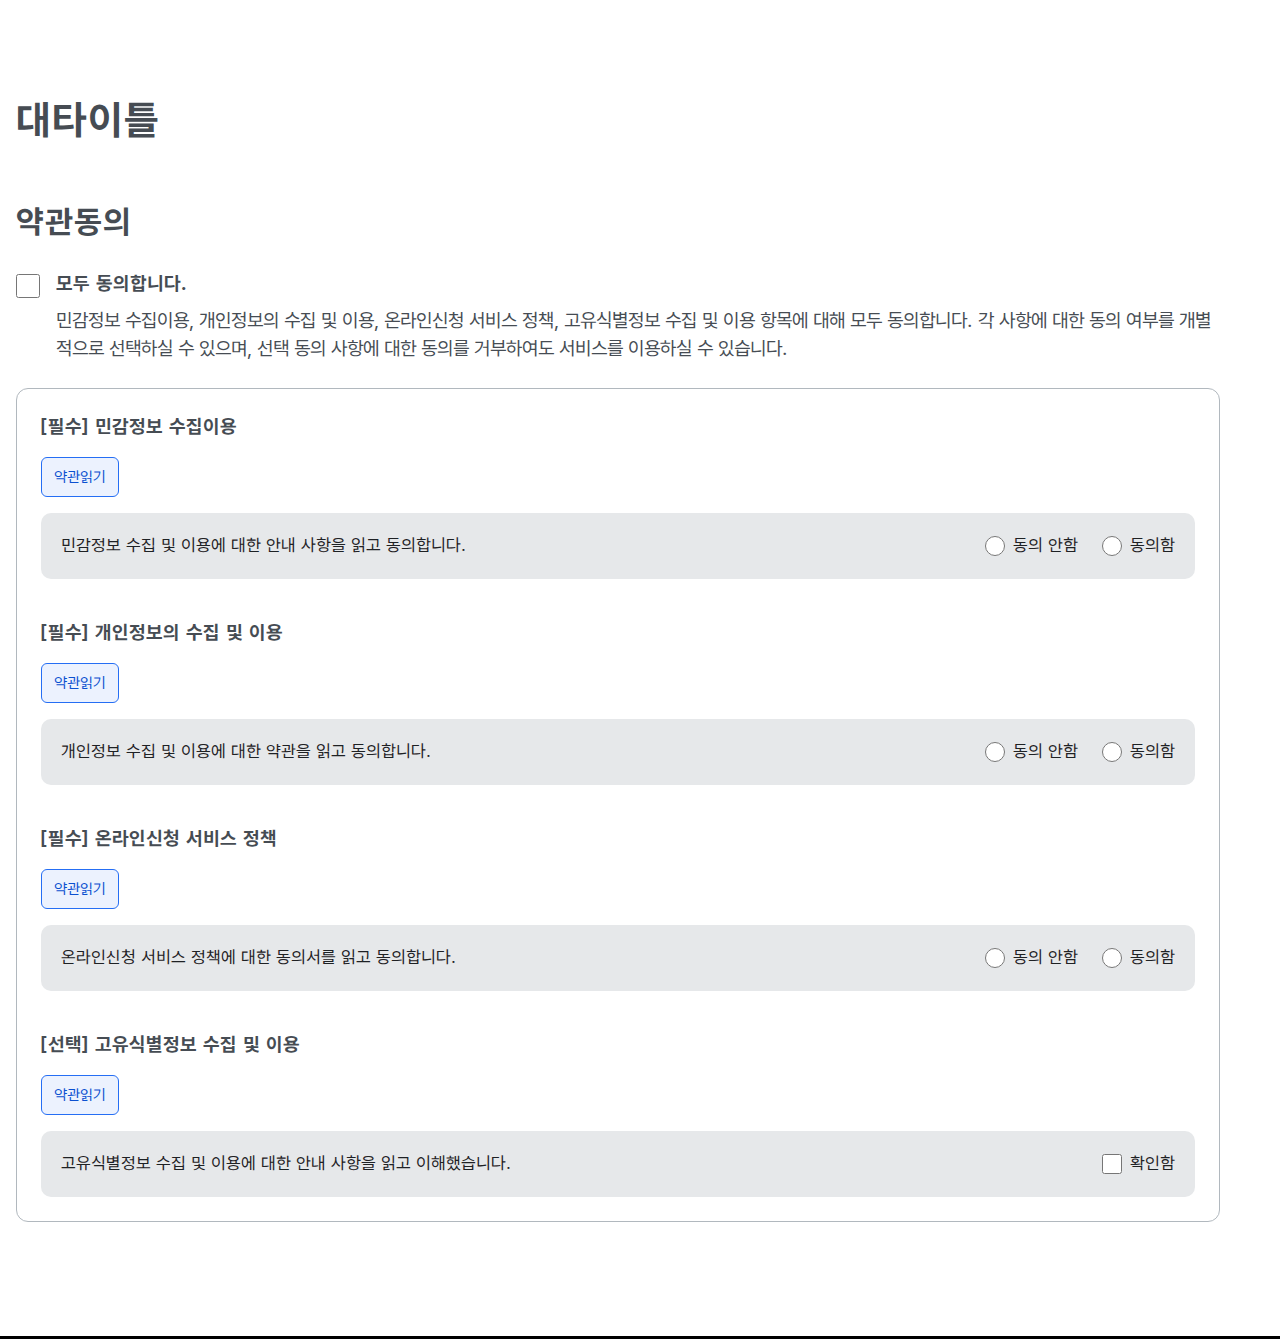
<file: pattern-agree.html>
<!DOCTYPE html>
<html lang="en">
  <head>
    <meta charset="UTF-8" />
    <meta name="viewport" content="width=device-width, initial-scale=1.0" />
    <title>pattern-agree</title>

    <!-- 부트스트랩 -->
    <link
      href="https://cdn.jsdelivr.net/npm/bootstrap@5.3.3/dist/css/bootstrap.min.css"
      rel="stylesheet"
      integrity="sha384-QWTKZyjpPEjISv5WaRU9OFeRpok6YctnYmDr5pNlyT2bRjXh0JMhjY6hW+ALEwIH"
      crossorigin="anonymous"
    />
    <script
      src="https://cdn.jsdelivr.net/npm/bootstrap@5.3.3/dist/js/bootstrap.bundle.min.js"
      integrity="sha384-YvpcrYf0tY3lHB60NNkmXc5s9fDVZLESaAA55NDzOxhy9GkcIdslK1eN7N6jIeHz"
      crossorigin="anonymous"
    ></script>

    <link rel="stylesheet" href="./assets/scss/style.css" />
  </head>
  <body>
    <div class="basic-pattern-wrap">
      <section class="layout-page-agree-wrap">
        <h2 class="tit-heading-xlarge">대타이틀</h2>
        <div class="page-agree-wrap">
          <h3 class="tit-heading-large">약관동의</h3>
          <form>
            <label><input type="checkbox" /></label>
            <div class="agree-checkbox-txt">
              <h5 class="tit-heading-small">모두 동의합니다.</h5>
              <p class="">
                민감정보 수집이용, 개인정보의 수집 및 이용, 온라인신청 서비스
                정책, 고유식별정보 수집 및 이용 항목에 대해 모두 동의합니다. 각
                사항에 대한 동의 여부를 개별적으로 선택하실 수 있으며, 선택 동의
                사항에 대한 동의를 거부하여도 서비스를 이용하실 수 있습니다.
              </p>
            </div>
          </form>
          <ul class="ui-card-container container-shape">
            <li>
              <h5 class="tit-heading-small">[필수] 민감정보 수집이용</h5>

              <!-- 모달 관련 -->
              <button
                type="button"
                class="com-btn small secondary"
                data-bs-toggle="modal"
                data-bs-target="#modal-sensitive"
              >
                약관읽기
              </button>

              <div class="com-modal-wrap">
                <div
                  class="modal fade"
                  id="modal-sensitive"
                  tabindex="-1"
                  aria-labelledby="modal-sensitive-label"
                  aria-hidden="true"
                >
                  <div class="modal-wrap large">
                    <div class="modal-inner">
                      <div class="close-box">
                        <button
                          class="com-btn-close"
                          data-bs-dismiss="modal"
                          aria-label="Close"
                        ></button>
                      </div>
                      <div class="modal-content-container">
                        <div class="modal-header-wrap">
                          <h6 class="tit-heading-xxsmall">약관 상세내용</h6>
                          <h4
                            class="tit-heading-medium"
                            id="modal-sensitive-label"
                          >
                            [필수] 민감정보 수집이용
                            <div class="swiper-btn-container">
                              <button class="swiper-button-prev">
                                <i class="ui-prev-icon"></i>
                              </button>
                              <button class="swiper-button-next">
                                <i class="ui-next-icon"></i>
                              </button>
                            </div>
                          </h4>
                        </div>
                        <div class="modal-desc-wrap ui-border-box">
                          <h5 class="tit-heading-small">
                            약관동의 및 개인정보수집이용동의
                          </h5>
                          <ol class="page-agree-modal-ol">
                            <li>
                              <span
                                >수집·이용하는 개인정보의 항목 : 장애정보</span
                              >
                            </li>
                            <li>
                              <span>민감정보의 보유 및 이용기간 :</span>
                              <ul class="page-agree-modal-ul">
                                <li>
                                  <span>
                                    보유근거 : 「사회보장급여의 이용‧제공 및
                                    수급권자 발굴에 관한 법률」 7조</span
                                  >
                                </li>
                                <li>
                                  <span>보존기간 :</span>
                                  <ul class="ul-inner-ul">
                                    <br />
                                    <li>
                                      <span
                                        >신청정보(신청 상세정보) :
                                        결과통보일로부터 90일</span
                                      >
                                    </li>
                                    <li>
                                      <span>신청이력(신청 결과 내역): 5년</span>
                                    </li>
                                  </ul>
                                </li>
                              </ul>
                            </li>
                          </ol>
                        </div>

                        <div class="radio-container-wrap">
                          <div class="input-radio-container mr-auto ml-auto">
                            <!-- input 속 name 설정 바랍니다 -->
                            <label
                              ><input type="radio" name="sensitive-modal" />동의
                              안함</label
                            >
                            <label>
                              <input
                                type="radio"
                                name="sensitive-modal"
                              />동의함</label
                            >
                            <!-- //input 속 name 설정 바랍니다 -->
                          </div>
                        </div>
                      </div>

                      <div class="modal-btn-container">
                        <div class="modal-btn-box">
                          <button
                            class="com-btn medium tertiary"
                            data-bs-dismiss="modal"
                            aria-label="Close"
                          >
                            취소
                          </button>
                          <button class="com-btn medium primary">확인</button>
                        </div>
                      </div>
                    </div>
                  </div>
                  <div class="modal-dialog"></div>
                </div>
              </div>
              <!-- //모달 관련 -->

              <div class="radio-container-wrap">
                <div class="">
                  민감정보 수집 및 이용에 대한 안내 사항을 읽고 동의합니다.
                </div>
                <div class="input-radio-container">
                  <!-- input 속 name 설정 바랍니다 -->
                  <label
                    ><input type="radio" name="sensitive" />동의 안함</label
                  >
                  <label> <input type="radio" name="sensitive" />동의함</label>
                  <!-- //input 속 name 설정 바랍니다 -->
                </div>
              </div>
            </li>
            <li>
              <h5 class="tit-heading-small">[필수] 개인정보의 수집 및 이용</h5>

              <!-- 모달 관련 -->
              <button
                type="button"
                class="com-btn small secondary"
                data-bs-toggle="modal"
                data-bs-target="#modal-personal-info"
              >
                약관읽기
              </button>

              <div class="com-modal-wrap">
                <div
                  class="modal fade"
                  id="modal-personal-info"
                  tabindex="-1"
                  aria-labelledby="modal-personal-info-label"
                  aria-hidden="true"
                >
                  <div class="modal-wrap large">
                    <div class="modal-inner">
                      <div class="close-box">
                        <button
                          class="com-btn-close"
                          data-bs-dismiss="modal"
                          aria-label="Close"
                        ></button>
                      </div>
                      <div class="modal-content-container">
                        <div class="modal-header-wrap">
                          <h6 class="tit-heading-xxsmall">약관 상세내용</h6>
                          <h4
                            class="tit-heading-medium"
                            id="modal-personal-label"
                          >
                            [필수] 개인정보의 수집 및 이용
                            <div class="swiper-btn-container">
                              <button class="swiper-button-prev">
                                <i class="ui-prev-icon"></i>
                              </button>
                              <button class="swiper-button-next">
                                <i class="ui-next-icon"></i>
                              </button>
                            </div>
                          </h4>
                        </div>
                        <div class="modal-desc-wrap ui-border-box">
                          <h5 class="tit-heading-small">
                            약관동의 및 개인정보수집이용동의
                          </h5>
                          <ol class="page-agree-modal-ol">
                            <li>
                              <span
                                >수집·이용하는 개인정보의 항목 : 장애정보</span
                              >
                            </li>
                            <li>
                              <span>민감정보의 보유 및 이용기간 :</span>
                              <ul class="page-agree-modal-ul">
                                <li>
                                  <span>
                                    보유근거 : 「사회보장급여의 이용‧제공 및
                                    수급권자 발굴에 관한 법률」 7조</span
                                  >
                                </li>
                                <li>
                                  <span>보존기간 :</span>
                                  <ul class="ul-inner-ul">
                                    <br />
                                    <li>
                                      <span
                                        >신청정보(신청 상세정보) :
                                        결과통보일로부터 90일</span
                                      >
                                    </li>
                                    <li>
                                      <span>신청이력(신청 결과 내역): 5년</span>
                                    </li>
                                  </ul>
                                </li>
                              </ul>
                            </li>
                          </ol>
                        </div>

                        <div class="radio-container-wrap">
                          <div class="input-radio-container mr-auto ml-auto">
                            <!-- input 속 name 설정 바랍니다 -->
                            <label
                              ><input type="radio" name="personal-modal" />동의
                              안함</label
                            >
                            <label>
                              <input
                                type="radio"
                                name="personal-modal"
                              />동의함</label
                            >
                            <!-- //input 속 name 설정 바랍니다 -->
                          </div>
                        </div>
                      </div>

                      <div class="modal-btn-container">
                        <div class="modal-btn-box">
                          <button
                            class="com-btn medium tertiary"
                            data-bs-dismiss="modal"
                            aria-label="Close"
                          >
                            취소
                          </button>
                          <button class="com-btn medium primary">확인</button>
                        </div>
                      </div>
                    </div>
                  </div>
                  <div class="modal-dialog"></div>
                </div>
              </div>
              <!-- //모달 관련 -->

              <div class="radio-container-wrap">
                <div class="">
                  개인정보 수집 및 이용에 대한 약관을 읽고 동의합니다.
                </div>
                <div class="input-radio-container">
                  <!-- input 속 name 설정 바랍니다 -->
                  <label><input type="radio" name="personal" />동의 안함</label>
                  <label> <input type="radio" name="personal" />동의함</label>
                  <!-- //input 속 name 설정 바랍니다 -->
                </div>
              </div>
            </li>
            <li>
              <h5 class="tit-heading-small">[필수] 온라인신청 서비스 정책</h5>

              <!-- 모달 관련 -->
              <button
                type="button"
                class="com-btn small secondary"
                data-bs-toggle="modal"
                data-bs-target="#modal-online-service"
              >
                약관읽기
              </button>

              <div class="com-modal-wrap">
                <div
                  class="modal fade"
                  id="modal-online-service"
                  tabindex="-1"
                  aria-labelledby="modal-online-service-label"
                  aria-hidden="true"
                >
                  <div class="modal-wrap large">
                    <div class="modal-inner">
                      <div class="close-box">
                        <button
                          class="com-btn-close"
                          data-bs-dismiss="modal"
                          aria-label="Close"
                        ></button>
                      </div>
                      <div class="modal-content-container">
                        <div class="modal-header-wrap">
                          <h6 class="tit-heading-xxsmall">약관 상세내용</h6>
                          <h4
                            class="tit-heading-medium"
                            id="modal-online-service-label"
                          >
                            [필수] 온라인신청 서비스 정책
                            <div class="swiper-btn-container">
                              <button class="swiper-button-prev">
                                <i class="ui-prev-icon"></i>
                              </button>
                              <button class="swiper-button-next">
                                <i class="ui-next-icon"></i>
                              </button>
                            </div>
                          </h4>
                        </div>
                        <div class="modal-desc-wrap ui-border-box">
                          <h5 class="tit-heading-small">
                            약관동의 및 개인정보수집이용동의
                          </h5>
                          <ol class="page-agree-modal-ol">
                            <li>
                              <span
                                >수집·이용하는 개인정보의 항목 : 장애정보</span
                              >
                            </li>
                            <li>
                              <span>민감정보의 보유 및 이용기간 :</span>
                              <ul class="page-agree-modal-ul">
                                <li>
                                  <span>
                                    보유근거 : 「사회보장급여의 이용‧제공 및
                                    수급권자 발굴에 관한 법률」 7조</span
                                  >
                                </li>
                                <li>
                                  <span>보존기간 :</span>
                                  <ul class="ul-inner-ul">
                                    <br />
                                    <li>
                                      <span
                                        >신청정보(신청 상세정보) :
                                        결과통보일로부터 90일</span
                                      >
                                    </li>
                                    <li>
                                      <span>신청이력(신청 결과 내역): 5년</span>
                                    </li>
                                  </ul>
                                </li>
                              </ul>
                            </li>
                          </ol>
                        </div>

                        <div class="radio-container-wrap">
                          <div class="input-radio-container mr-auto ml-auto">
                            <!-- input 속 name 설정 바랍니다 -->
                            <label
                              ><input
                                type="radio"
                                name="online-confirm-modal"
                              />동의 안함</label
                            >
                            <label>
                              <input
                                type="radio"
                                name="online-confirm-modal"
                              />동의함</label
                            >
                            <!-- //input 속 name 설정 바랍니다 -->
                          </div>
                        </div>
                      </div>

                      <div class="modal-btn-container">
                        <div class="modal-btn-box">
                          <button
                            class="com-btn medium tertiary"
                            data-bs-dismiss="modal"
                            aria-label="Close"
                          >
                            취소
                          </button>
                          <button class="com-btn medium primary">확인</button>
                        </div>
                      </div>
                    </div>
                  </div>
                  <div class="modal-dialog"></div>
                </div>
              </div>
              <!-- //모달 관련 -->

              <div class="radio-container-wrap">
                <div class="">
                  온라인신청 서비스 정책에 대한 동의서를 읽고 동의합니다.
                </div>
                <div class="input-radio-container">
                  <!-- input 속 name 설정 바랍니다 -->
                  <label
                    ><input type="radio" name="online-confirm" />동의
                    안함</label
                  >
                  <label>
                    <input type="radio" name="online-confirm" />동의함</label
                  >
                  <!-- //input 속 name 설정 바랍니다 -->
                </div>
              </div>
            </li>
            <li>
              <h5 class="tit-heading-small">
                [선택] 고유식별정보 수집 및 이용
              </h5>

              <!-- 모달 관련 -->
              <button
                type="button"
                class="com-btn small secondary"
                data-bs-toggle="modal"
                data-bs-target="#modal-unique"
              >
                약관읽기
              </button>

              <div class="com-modal-wrap">
                <div
                  class="modal fade"
                  id="modal-unique"
                  tabindex="-1"
                  aria-labelledby="modal-unique-label"
                  aria-hidden="true"
                >
                  <div class="modal-wrap large">
                    <div class="modal-inner">
                      <div class="close-box">
                        <button
                          class="com-btn-close"
                          data-bs-dismiss="modal"
                          aria-label="Close"
                        ></button>
                      </div>
                      <div class="modal-content-container">
                        <div class="modal-header-wrap">
                          <h6 class="tit-heading-xxsmall">약관 상세내용</h6>
                          <h4
                            class="tit-heading-medium"
                            id="modal-unique-label"
                          >
                            [선택] 고유식별정보 수집 및 이용
                            <div class="swiper-btn-container">
                              <button class="swiper-button-prev">
                                <i class="ui-prev-icon"></i>
                              </button>
                              <button class="swiper-button-next">
                                <i class="ui-next-icon"></i>
                              </button>
                            </div>
                          </h4>
                        </div>
                        <div class="modal-desc-wrap ui-border-box">
                          <h5 class="tit-heading-small">
                            약관동의 및 개인정보수집이용동의
                          </h5>
                          <ol class="page-agree-modal-ol">
                            <li>
                              <span
                                >수집·이용하는 개인정보의 항목 : 장애정보</span
                              >
                            </li>
                            <li>
                              <span>민감정보의 보유 및 이용기간 :</span>
                              <ul class="page-agree-modal-ul">
                                <li>
                                  <span>
                                    보유근거 : 「사회보장급여의 이용‧제공 및
                                    수급권자 발굴에 관한 법률」 7조</span
                                  >
                                </li>
                                <li>
                                  <span>보존기간 :</span>
                                  <ul class="ul-inner-ul">
                                    <br />
                                    <li>
                                      <span
                                        >신청정보(신청 상세정보) :
                                        결과통보일로부터 90일</span
                                      >
                                    </li>
                                    <li>
                                      <span>신청이력(신청 결과 내역): 5년</span>
                                    </li>
                                  </ul>
                                </li>
                              </ul>
                            </li>
                          </ol>
                        </div>

                        <div class="radio-container-wrap">
                          <div class="input-radio-container ml-auto mr-auto">
                            <label
                              ><input
                                type="checkbox"
                                name="unique"
                              />확인함</label
                            >
                          </div>
                        </div>
                      </div>

                      <div class="modal-btn-container">
                        <div class="modal-btn-box">
                          <button
                            class="com-btn medium tertiary"
                            data-bs-dismiss="modal"
                            aria-label="Close"
                          >
                            취소
                          </button>
                          <button class="com-btn medium primary">확인</button>
                        </div>
                      </div>
                    </div>
                  </div>
                  <div class="modal-dialog"></div>
                </div>
              </div>
              <!-- //모달 관련 -->

              <div class="radio-container-wrap">
                <div class="">
                  고유식별정보 수집 및 이용에 대한 안내 사항을 읽고
                  이해했습니다.
                </div>
                <div class="input-radio-container">
                  <label><input type="checkbox" name="unique" />확인함</label>
                </div>
              </div>
            </li>
          </ul>
        </div>
      </section>
    </div>
  </body>
</html>
</file>
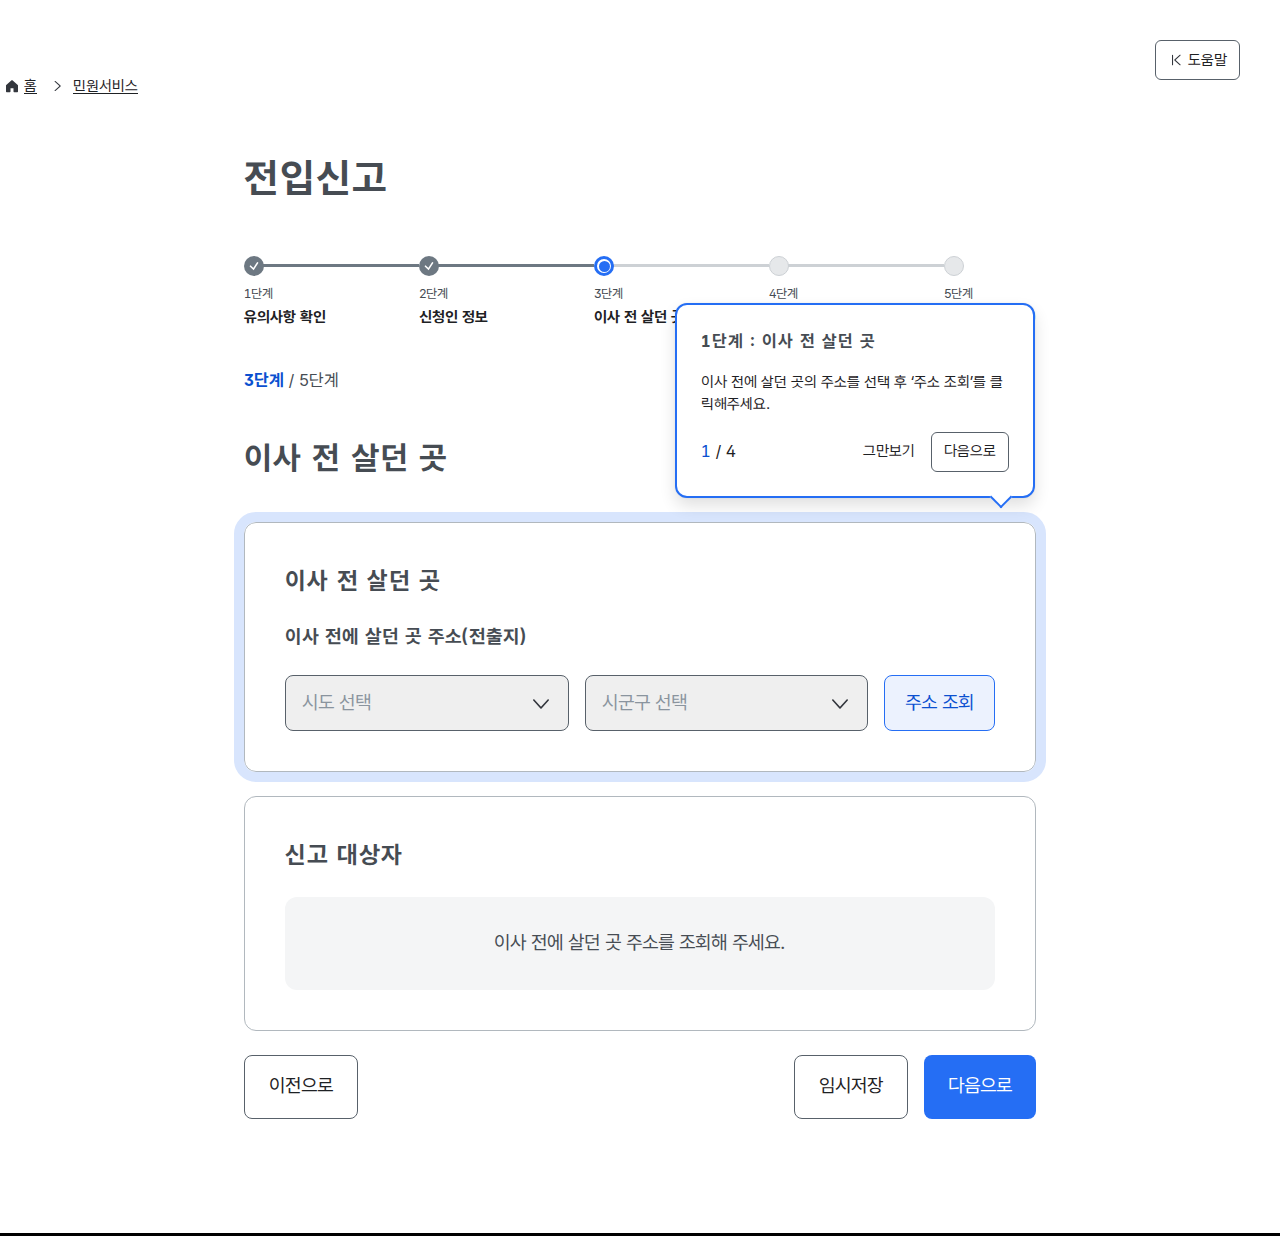
<file: pattern-transfer-coach-01.html>
<!DOCTYPE html>
<html lang="en">
  <head>
    <meta charset="UTF-8" />
    <meta name="viewport" content="width=device-width, initial-scale=1.0" />
    <title>전입신고 코칭01</title>

    <!-- 부트스트랩 -->
    <link
      href="https://cdn.jsdelivr.net/npm/bootstrap@5.3.3/dist/css/bootstrap.min.css"
      rel="stylesheet"
      integrity="sha384-QWTKZyjpPEjISv5WaRU9OFeRpok6YctnYmDr5pNlyT2bRjXh0JMhjY6hW+ALEwIH"
      crossorigin="anonymous"
    />
    <script
      src="https://cdn.jsdelivr.net/npm/bootstrap@5.3.3/dist/js/bootstrap.bundle.min.js"
      integrity="sha384-YvpcrYf0tY3lHB60NNkmXc5s9fDVZLESaAA55NDzOxhy9GkcIdslK1eN7N6jIeHz"
      crossorigin="anonymous"
    ></script>
    <!-- //부트스트랩 -->

    <link rel="stylesheet" href="./assets/scss/style.css" />
  </head>
  <body>
    <div class="basic-pattern-wrap">
      <div class="layout-page-wrap" style="width: 100%">
        <div class="layout-page-breadcrumb" style="width: 100%">
          <nav class="com-breadcrumb-wrap">
            <ol class="breadcrumb">
              <li class="home">
                <a href="#" class="txt">홈</a>
              </li>
              <li>
                <a href="#" class="txt">민원서비스</a>
              </li>
            </ol>
          </nav>
        </div>
        <div class="page-transfer-wrap coaching01">
          <h2 class="tit-heading-xlarge">전입신고</h2>
          <div class="transfer-step">
            <div class="com-step-indicator-wrap">
              <ol>
                <li class="done">
                  <span>
                    <i class="step">1단계</i>
                    <span class="step-tit">유의사항 확인</span>
                  </span>
                </li>
                <li class="done">
                  <span>
                    <i class="step">2단계</i>
                    <span class="step-tit">신청인 정보</span>
                  </span>
                </li>
                <li class="active">
                  <span>
                    <i class="step">3단계</i>
                    <span class="step-tit">이사 전 살던 곳</span>
                  </span>
                </li>
                <li class="">
                  <span>
                    <i class="step">4단계</i>
                    <span class="step-tit">이사 온 곳</span>
                  </span>
                </li>
                <li class="">
                  <span>
                    <i class="step">5단계</i>
                    <span class="step-tit">추가 신청(선택)</span>
                  </span>
                </li>
              </ol>
            </div>
            <div class="transfer-content-title">
              <div class="step-txt">
                <span class="active">3단계 </span>
                <span>/</span><span> 5단계</span>
              </div>
              <h3 class="tit-heading-large">이사 전 살던 곳</h3>
            </div>
            <div class="transfter-content-wrap">
              <div class="ui-border-box highlight">
                <div class="custom-tooltip-action">
                  <!-- 위 아래 포지션을 class에 추가해주세요. top / bottom -->
                  <!-- arrow 위치를 class에 추가해주세요. left/right/center/no-arrow -->
                  <div class="tooltip-popover top right active" role="tooltip">
                    <h6 class="tit-heading-xsmall">1단계 : 이사 전 살던 곳</h6>
                    <div class="tooltip-content-container">
                      이사 전에 살던 곳의 주소를 선택 후 ‘주소 조회’를
                      클릭해주세요.
                    </div>
                    <div class="pagination-wrap">
                      <div class="pagination-container">
                        <span class="text-active">1</span>
                        <span class="text-desc">/ 4</span>
                      </div>
                      <div class="btn-container">
                        <a class="btn-quit" href="./pattern-transfer.html">
                          그만보기
                        </a>

                        <a
                          class="btn-next"
                          href="./pattern-transfer-coach-02.html"
                        >
                          다음으로
                        </a>
                      </div>
                    </div>
                  </div>
                </div>

                <div class="layout-transfer-content-inner">
                  <div class="inner-tit">
                    <h4 class="tit-heading-medium">이사 전 살던 곳</h4>
                    <h5 class="tit-heading-small">
                      이사 전에 살던 곳 주소(전출지)
                    </h5>
                    <div class="select-wrap">
                      <div class="com-select-wrap">
                        <div class="form-content">
                          <select class="form-selecter large">
                            <option value="" disabled selected>
                              시도 선택
                            </option>
                            <option value="">서울특별시</option>
                          </select>
                        </div>
                      </div>
                      <div class="com-select-wrap">
                        <div class="form-content">
                          <select class="form-selecter large">
                            <option value="" disabled selected>
                              시군구 선택
                            </option>
                            <option value="">관악구</option>
                          </select>
                        </div>
                      </div>
                      <button class="com-btn large secondary">주소 조회</button>
                    </div>
                  </div>
                </div>
              </div>
              <div class="ui-border-box">
                <div class="layout-transfer-content-inner">
                  <div class="inner-tit">
                    <h4 class="tit-heading-medium">신고 대상자</h4>
                    <div class="content-container">
                      이사 전에 살던 곳 주소를 조회해 주세요.
                    </div>
                  </div>
                </div>
              </div>
              <div class="submit-button-wrap">
                <button
                  class="com-btn xlarge tertiary"
                  style="margin-right: auto"
                >
                  이전으로
                </button>
                <button class="com-btn xlarge tertiary">임시저장</button>
                <button class="com-btn xlarge primary">다음으로</button>
              </div>
            </div>
          </div>
        </div>
      </div>

      <div class="com-help-panel-wrap">
        <button class="com-btn small tertiary help-open">도움말</button>
        <div class="help-panel-wrap">
          <div class="panel-tab-container">
            <button class="com-btn small tertiary help-fold">접어두기</button>
            <nav>
              <ul class="help-tab-list nav" role="tablist">
                <li id="help-tab-01" class="nav-item">
                  <button
                    type="button"
                    class="panel-tab-btn tit-heading-xsmall nav-link"
                    data-bs-toggle="tab"
                    data-bs-target="#help-panel-01"
                    type="button"
                    role="tab"
                    aria-controls="help-panel-01"
                    aria-selected="true"
                  >
                    도움
                  </button>
                </li>
                <li id="help-tab-02" class="nav-item">
                  <button
                    type="button"
                    class="panel-tab-btn tit-heading-xsmall nav-link active"
                    data-bs-toggle="tab"
                    data-bs-target="#help-panel-02"
                    type="button"
                    role="tab"
                    aria-controls="help-panel-02"
                    aria-selected="false"
                  >
                    따라하기
                  </button>
                </li>
              </ul>
            </nav>
          </div>
          <div class="tab-contents-wrap">
            <section id="help-panel-01" class="help-panel-container">
              <div class="contents-header-wrap">
                <h5 class="tit-heading-small">
                  전자문서지갑
                  <button class="btn-tip"></button>
                </h5>
                <div class="contents-desc">
                  전자문서지갑에서는 전자증명서 출력기능을 제공하지 않으며,
                  스마트폰 화면을 캡쳐하여 사용할 수 없습니다. 다만, 발급받은
                  전자증명서를 열람용으로 다운로드할 수는 있습니다.
                </div>
                <div class="contents-link-wrap">
                  <a href="#" class="link-page"
                    >안드로이드 애플리케이션 다운로드</a
                  >
                  <a href="#" class="link-page">iOS애플리케이션 다운로드</a>
                </div>
              </div>
              <div class="contents-related-wrap">
                <div class="contents-wrap">
                  <h6 class="tit-heading-xsmall">관련서비스/민원</h6>
                  <ul class="link-list">
                    <li>
                      <a href="#">영문 주민등록표등본</a>
                    </li>
                    <li>
                      <a href="#">영문 주민등록표초본</a>
                    </li>
                    <li>
                      <a href="#">주민등록표등본</a>
                    </li>
                  </ul>
                </div>
                <div class="contents-wrap">
                  <h6 class="tit-heading-xsmall">기타 문의/도움말</h6>
                  <div class="faq-list">
                    <a href="#">
                      <i class="complain-icon"></i>
                      민원신청 관련 문의 전화 번호 찾기</a
                    >
                    <a href="#">
                      <i class="faq-icon"></i>
                      자주 묻는 질문 확인하기</a
                    >
                  </div>
                </div>
              </div>
            </section>

            <section id="help-panel-02" class="help-panel-container active">
              <div class="contents-header-wrap">
                <h5 class="tit-heading-small">
                  <a
                    href="./pattern-transfer.html"
                    class="icon-left-arrow coaching01"
                    >이사 전 살던 곳 정보 입력하기</a
                  >
                </h5>
              </div>
              <ul
                class="contents-accordian-wrap accordion accordion-flush coaching01"
              >
                <li class="accordion-item coaching01">
                  <h5 class="tit-heading-small coaching01 highlight">
                    Task 1: 이사 전에 살던 곳 주소 확인
                  </h5>
                  <div class="accordion-header" id="headingOne">
                    <button
                      class="accordion-button collapsed coaching01"
                      type="button"
                      data-bs-toggle="collapse"
                      data-bs-target="#collapseOne"
                      aria-expanded="true"
                      aria-controls="collapseOne"
                    >
                      전체 2단계
                    </button>
                  </div>
                  <div
                    id="collapseOne"
                    class="accordion-collapse collapse"
                    aria-labelledby="headingOne"
                    data-bs-parent="#accordionExample"
                  >
                    <div class="accordion-body">
                      <ul>
                        <li>단계1 : 주소조회</li>
                        <li>단계2 : 조회 결과 확인</li>
                      </ul>
                    </div>
                  </div>
                </li>
                <li class="accordion-item coaching01">
                  <h5 class="tit-heading-small coaching01">
                    Task 2: 이사 갈 가족 구성원 선택하기
                  </h5>
                  <div class="accordion-header" id="headingTwo">
                    <button
                      class="accordion-button collapsed coaching01"
                      type="button"
                      data-bs-toggle="collapse"
                      data-bs-target="#collapseTwo"
                      aria-expanded="false"
                      aria-controls="collapseTwo"
                    >
                      전체 1단계
                    </button>
                  </div>
                  <div
                    id="collapseTwo"
                    class="accordion-collapse collapse"
                    aria-labelledby="headingTwo"
                    data-bs-parent="#accordionExample"
                  >
                    <div class="accordion-body">
                      <ul>
                        <li>단계1 : 주소조회</li>
                      </ul>
                    </div>
                  </div>
                </li>
              </ul>
            </section>
          </div>
        </div>
      </div>
    </div>

    <!-- system 스크립트 -->
    <script defer src="./assets/js/com-script.js"></script>
    <!-- //system 스크립트 -->
  </body>
</html>
</file>
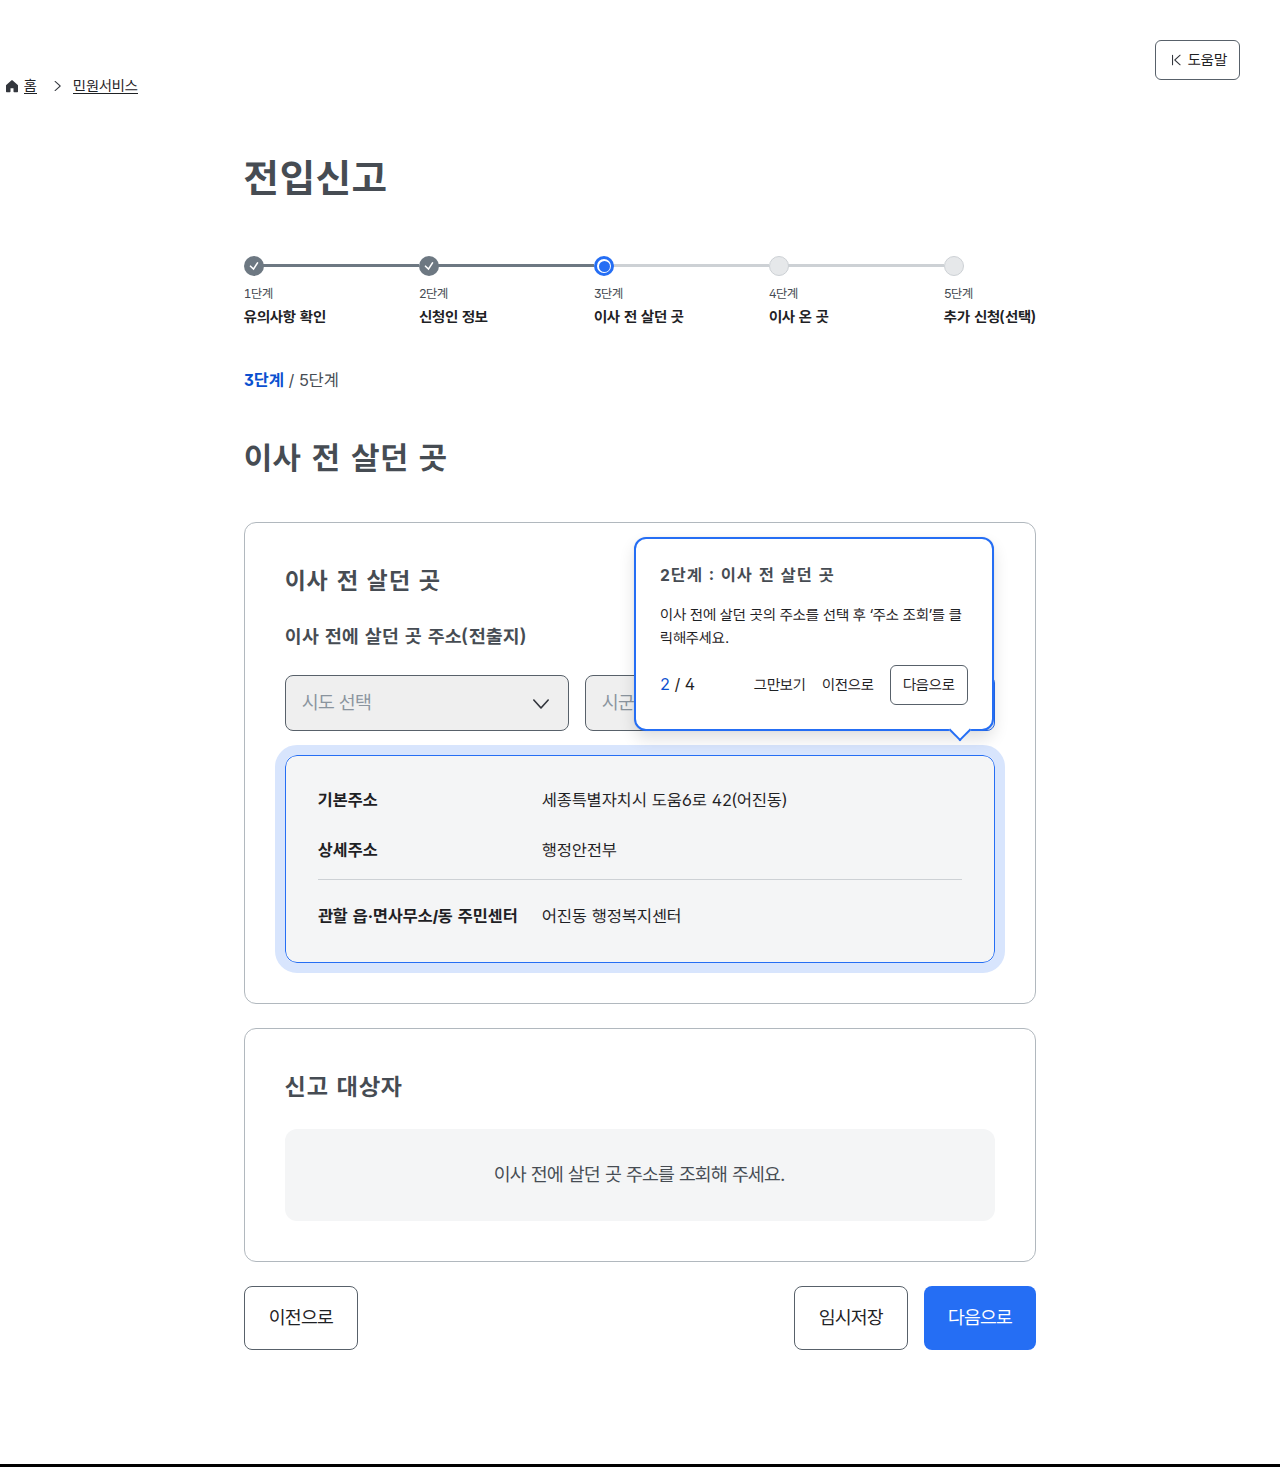
<file: pattern-transfer-coach-02.html>
<!DOCTYPE html>
<html lang="en">
  <head>
    <meta charset="UTF-8" />
    <meta name="viewport" content="width=device-width, initial-scale=1.0" />
    <title>전입신고 코칭02</title>

    <!-- 부트스트랩 -->
    <link
      href="https://cdn.jsdelivr.net/npm/bootstrap@5.3.3/dist/css/bootstrap.min.css"
      rel="stylesheet"
      integrity="sha384-QWTKZyjpPEjISv5WaRU9OFeRpok6YctnYmDr5pNlyT2bRjXh0JMhjY6hW+ALEwIH"
      crossorigin="anonymous"
    />
    <script
      src="https://cdn.jsdelivr.net/npm/bootstrap@5.3.3/dist/js/bootstrap.bundle.min.js"
      integrity="sha384-YvpcrYf0tY3lHB60NNkmXc5s9fDVZLESaAA55NDzOxhy9GkcIdslK1eN7N6jIeHz"
      crossorigin="anonymous"
    ></script>
    <!-- //부트스트랩 -->

    <link rel="stylesheet" href="./assets/scss/style.css" />
  </head>
  <body>
    <div class="basic-pattern-wrap">
      <div class="layout-page-wrap">
        <div class="layout-page-breadcrumb">
          <nav class="com-breadcrumb-wrap">
            <ol class="breadcrumb">
              <li class="home">
                <a href="#" class="txt">홈</a>
              </li>
              <li>
                <a href="#" class="txt">민원서비스</a>
              </li>
            </ol>
          </nav>
        </div>
        <div class="page-transfer-wrap coaching01">
          <h2 class="tit-heading-xlarge">전입신고</h2>
          <div class="transfer-step">
            <div class="com-step-indicator-wrap">
              <ol>
                <li class="done">
                  <span>
                    <i class="step">1단계</i>
                    <span class="step-tit">유의사항 확인</span>
                  </span>
                </li>
                <li class="done">
                  <span>
                    <i class="step">2단계</i>
                    <span class="step-tit">신청인 정보</span>
                  </span>
                </li>
                <li class="active">
                  <span>
                    <i class="step">3단계</i>
                    <span class="step-tit">이사 전 살던 곳</span>
                  </span>
                </li>
                <li class="">
                  <span>
                    <i class="step">4단계</i>
                    <span class="step-tit">이사 온 곳</span>
                  </span>
                </li>
                <li class="">
                  <span>
                    <i class="step">5단계</i>
                    <span class="step-tit">추가 신청(선택)</span>
                  </span>
                </li>
              </ol>
            </div>
            <div class="transfer-content-title">
              <div class="step-txt">
                <span class="active">3단계 </span>
                <span>/</span><span> 5단계</span>
              </div>
              <h3 class="tit-heading-large">이사 전 살던 곳</h3>
            </div>
            <div class="transfter-content-wrap">
              <div class="ui-border-box">
                <div class="layout-transfer-content-inner">
                  <div class="inner-tit">
                    <h4 class="tit-heading-medium">이사 전 살던 곳</h4>
                    <h5 class="tit-heading-small">
                      이사 전에 살던 곳 주소(전출지)
                    </h5>
                    <div class="select-wrap">
                      <div class="com-select-wrap">
                        <div class="form-content">
                          <select class="form-selecter large">
                            <option value="" disabled selected>
                              시도 선택
                            </option>
                            <option value="">서울특별시</option>
                          </select>
                        </div>
                      </div>
                      <div class="com-select-wrap">
                        <div class="form-content">
                          <select class="form-selecter large">
                            <option value="" disabled selected>
                              시군구 선택
                            </option>
                            <option value="">관악구</option>
                          </select>
                        </div>
                      </div>
                      <button class="com-btn large secondary">주소 조회</button>
                    </div>
                    <div class="coaching-select-wrap focus-coaching highlight">
                      <div class="custom-tooltip-action">
                        <!-- 위 아래 포지션을 class에 추가해주세요. top / bottom -->
                        <!-- arrow 위치를 class에 추가해주세요. left/right/center/no-arrow -->
                        <div
                          class="tooltip-popover top right active"
                          role="tooltip"
                        >
                          <h6 class="tit-heading-xsmall">
                            2단계 : 이사 전 살던 곳
                          </h6>
                          <div class="tooltip-content-container">
                            이사 전에 살던 곳의 주소를 선택 후 ‘주소 조회’를
                            클릭해주세요.
                          </div>
                          <div class="pagination-wrap">
                            <div class="pagination-container">
                              <span class="text-active">2</span>
                              <span class="text-desc">/ 4</span>
                            </div>
                            <div class="btn-container">
                              <a
                                class="btn-quit"
                                href="./pattern-transfer.html"
                              >
                                그만보기
                              </a>

                              <a
                                class="btn-prev"
                                href="./pattern-transfer-coach-01.html"
                              >
                                이전으로
                              </a>

                              <a
                                class="btn-next"
                                href="./pattern-transfer-coach-03.html"
                              >
                                다음으로
                              </a>
                            </div>
                          </div>
                        </div>
                      </div>
                      <div class="previous-address-wrap">
                        <ul>
                          <li>
                            <span class="list-inner-title">기본주소</span>
                            <span class="list-inner-desc"
                              >세종특별자치시 도움6로 42(어진동)</span
                            >
                          </li>
                          <li>
                            <span class="list-inner-title">상세주소</span>
                            <span class="list-inner-desc">행정안전부</span>
                          </li>
                        </ul>
                        <ul class="lwr-list-ul">
                          <li>
                            <span class="list-inner-title"
                              >관할 읍·면사무소/동 주민센터</span
                            >
                            <span class="list-inner-desc"
                              >어진동 행정복지센터</span
                            >
                          </li>
                        </ul>
                      </div>
                    </div>
                  </div>
                </div>
              </div>
              <div class="ui-border-box hi">
                <div class="layout-transfer-content-inner">
                  <div class="inner-tit">
                    <h4 class="tit-heading-medium">신고 대상자</h4>
                    <div class="content-container">
                      이사 전에 살던 곳 주소를 조회해 주세요.
                    </div>
                  </div>
                </div>
              </div>
              <div class="submit-button-wrap">
                <button
                  class="com-btn xlarge tertiary"
                  style="margin-right: auto"
                >
                  이전으로
                </button>
                <button class="com-btn xlarge tertiary">임시저장</button>
                <button class="com-btn xlarge primary">다음으로</button>
              </div>
            </div>
          </div>
        </div>
        <div class="com-help-panel-wrap">
          <button class="com-btn small tertiary help-open">도움말</button>
          <div class="help-panel-wrap">
            <div class="panel-tab-container">
              <button class="com-btn small tertiary help-fold">접어두기</button>
              <nav>
                <ul class="help-tab-list nav" role="tablist">
                  <li id="help-tab-01" class="nav-item">
                    <button
                      type="button"
                      class="panel-tab-btn tit-heading-xsmall nav-link"
                      data-bs-toggle="tab"
                      data-bs-target="#help-panel-01"
                      type="button"
                      role="tab"
                      aria-controls="help-panel-01"
                      aria-selected="true"
                    >
                      도움
                    </button>
                  </li>
                  <li id="help-tab-02" class="nav-item">
                    <button
                      type="button"
                      class="panel-tab-btn tit-heading-xsmall nav-link active"
                      data-bs-toggle="tab"
                      data-bs-target="#help-panel-02"
                      type="button"
                      role="tab"
                      aria-controls="help-panel-02"
                      aria-selected="false"
                    >
                      따라하기
                    </button>
                  </li>
                </ul>
              </nav>
            </div>
            <div class="tab-contents-wrap">
              <section id="help-panel-01" class="help-panel-container">
                <div class="contents-header-wrap">
                  <h5 class="tit-heading-small">
                    전자문서지갑
                    <button class="btn-tip"></button>
                  </h5>
                  <div class="contents-desc">
                    전자문서지갑에서는 전자증명서 출력기능을 제공하지 않으며,
                    스마트폰 화면을 캡쳐하여 사용할 수 없습니다. 다만, 발급받은
                    전자증명서를 열람용으로 다운로드할 수는 있습니다.
                  </div>
                  <div class="contents-link-wrap">
                    <a href="#" class="link-page"
                      >안드로이드 애플리케이션 다운로드</a
                    >
                    <a href="#" class="link-page">iOS애플리케이션 다운로드</a>
                  </div>
                </div>
                <div class="contents-related-wrap">
                  <div class="contents-wrap">
                    <h6 class="tit-heading-xsmall">관련서비스/민원</h6>
                    <ul class="link-list">
                      <li>
                        <a href="#">영문 주민등록표등본</a>
                      </li>
                      <li>
                        <a href="#">영문 주민등록표초본</a>
                      </li>
                      <li>
                        <a href="#">주민등록표등본</a>
                      </li>
                    </ul>
                  </div>
                  <div class="contents-wrap">
                    <h6 class="tit-heading-xsmall">기타 문의/도움말</h6>
                    <div class="faq-list">
                      <a href="#">
                        <i class="complain-icon"></i>
                        민원신청 관련 문의 전화 번호 찾기</a
                      >
                      <a href="#">
                        <i class="faq-icon"></i>
                        자주 묻는 질문 확인하기</a
                      >
                    </div>
                  </div>
                </div>
              </section>

              <section id="help-panel-02" class="help-panel-container active">
                <div class="contents-header-wrap">
                  <h5 class="tit-heading-small">
                    <a
                      href="./pattern-transfer.html"
                      class="icon-left-arrow coaching01"
                      >이사 전 살던 곳 정보 입력하기</a
                    >
                  </h5>
                </div>
                <ul
                  class="contents-accordian-wrap accordion accordion-flush coaching01"
                >
                  <li class="accordion-item coaching01">
                    <h5 class="tit-heading-small coaching01 highlight">
                      Task 1: 이사 전에 살던 곳 주소 확인
                    </h5>
                    <div class="accordion-header" id="headingOne">
                      <button
                        class="accordion-button collapsed coaching01"
                        type="button"
                        data-bs-toggle="collapse"
                        data-bs-target="#collapseOne"
                        aria-expanded="true"
                        aria-controls="collapseOne"
                      >
                        전체 2단계
                      </button>
                    </div>
                    <div
                      id="collapseOne"
                      class="accordion-collapse collapse"
                      aria-labelledby="headingOne"
                      data-bs-parent="#accordionExample"
                    >
                      <div class="accordion-body">
                        <ul>
                          <li>단계1 : 주소조회</li>
                          <li>단계2 : 조회 결과 확인</li>
                        </ul>
                      </div>
                    </div>
                  </li>
                  <li class="accordion-item coaching01">
                    <h5 class="tit-heading-small coaching01">
                      Task 2: 이사 갈 가족 구성원 선택하기
                    </h5>
                    <div class="accordion-header" id="headingTwo">
                      <button
                        class="accordion-button collapsed coaching01"
                        type="button"
                        data-bs-toggle="collapse"
                        data-bs-target="#collapseTwo"
                        aria-expanded="false"
                        aria-controls="collapseTwo"
                      >
                        전체 1단계
                      </button>
                    </div>
                    <div
                      id="collapseTwo"
                      class="accordion-collapse collapse"
                      aria-labelledby="headingTwo"
                      data-bs-parent="#accordionExample"
                    >
                      <div class="accordion-body">
                        <ul>
                          <li>단계1 : 주소조회</li>
                        </ul>
                      </div>
                    </div>
                  </li>
                </ul>
              </section>
            </div>
          </div>
        </div>
      </div>
    </div>

    <!-- system 스크립트 -->
    <script defer src="./assets/js/com-script.js"></script>
    <!-- //system 스크립트 -->
  </body>
</html>
</file>
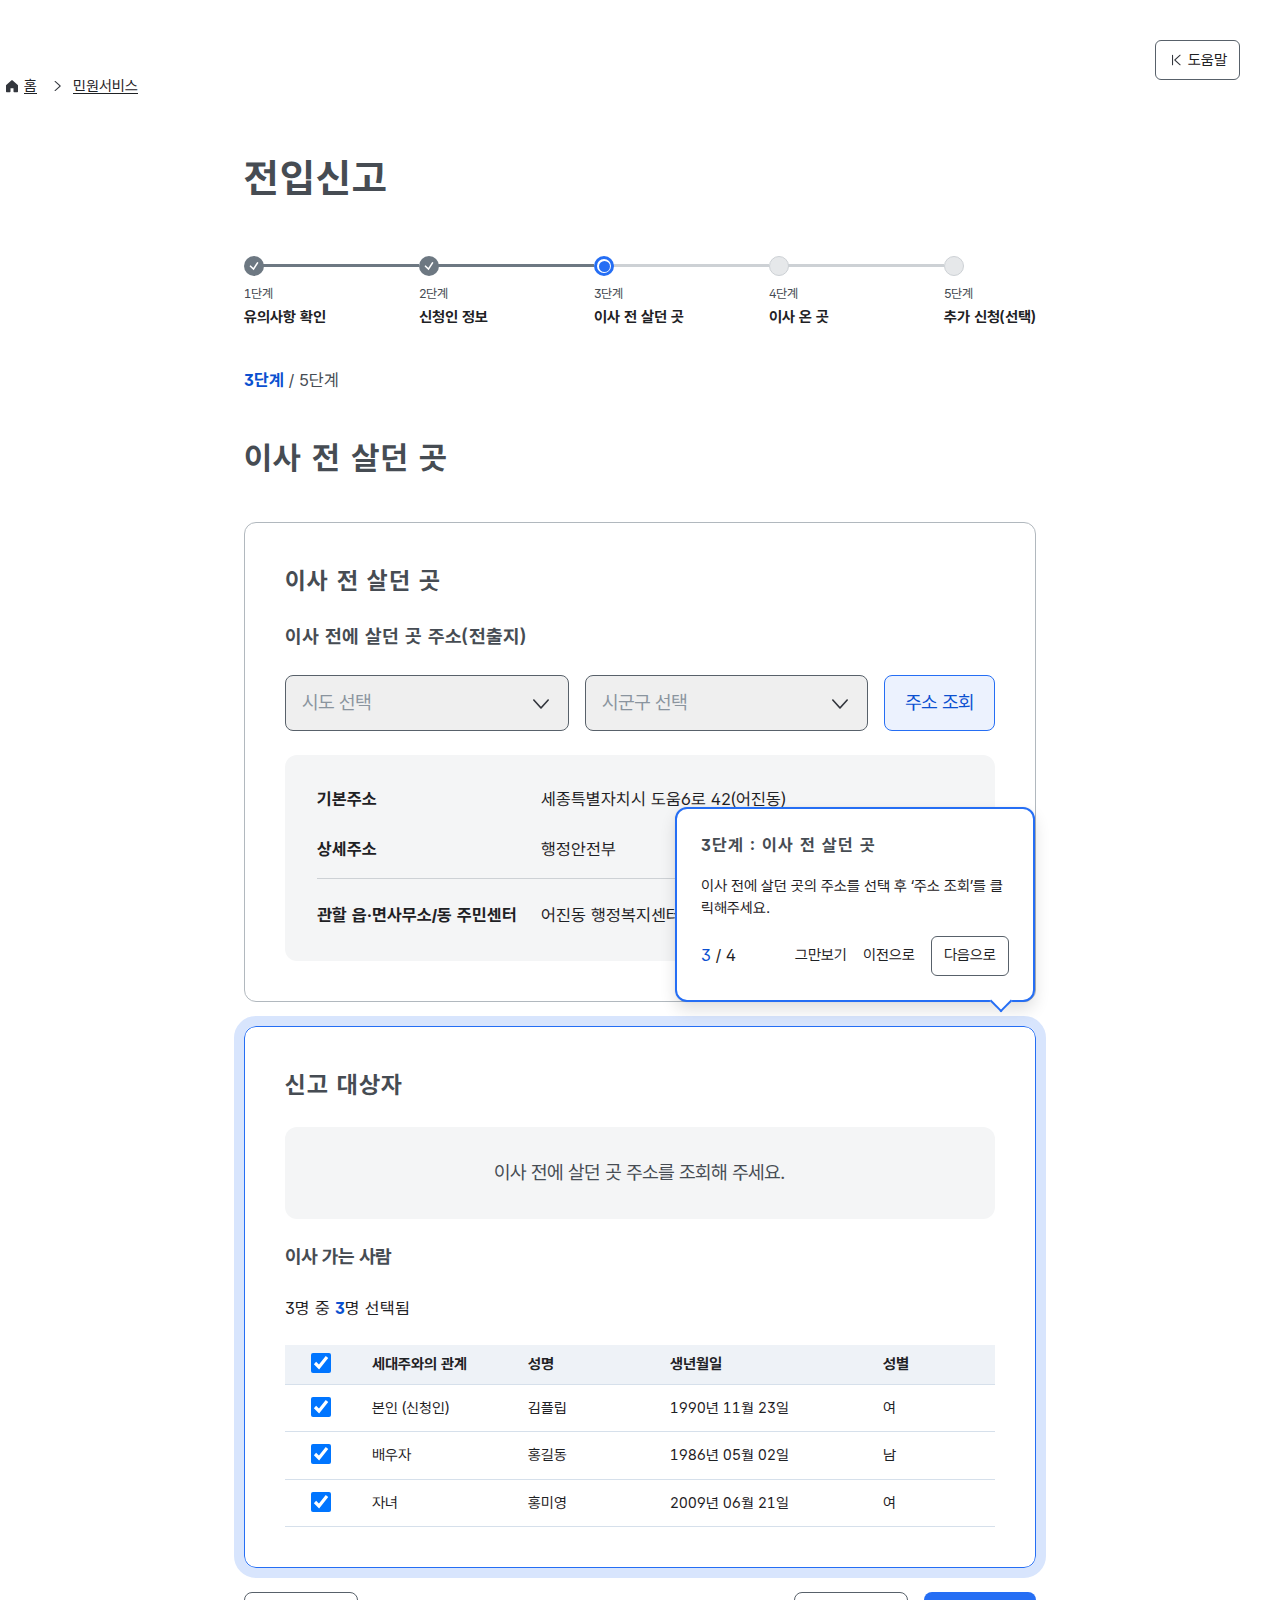
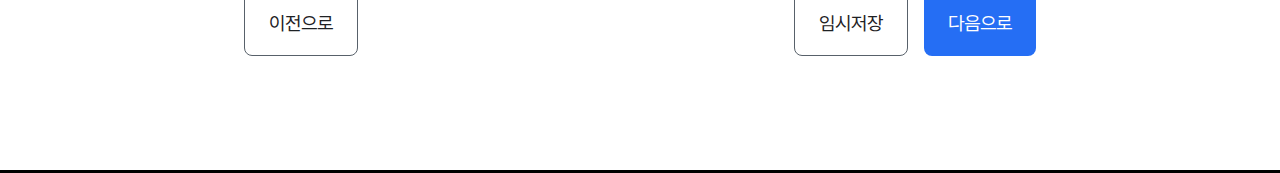
<file: pattern-transfer-coach-03.html>
<!DOCTYPE html>
<html lang="en">
  <head>
    <meta charset="UTF-8" />
    <meta name="viewport" content="width=device-width, initial-scale=1.0" />
    <title>전입신고 코칭03</title>

    <!-- 부트스트랩 -->
    <link
      href="https://cdn.jsdelivr.net/npm/bootstrap@5.3.3/dist/css/bootstrap.min.css"
      rel="stylesheet"
      integrity="sha384-QWTKZyjpPEjISv5WaRU9OFeRpok6YctnYmDr5pNlyT2bRjXh0JMhjY6hW+ALEwIH"
      crossorigin="anonymous"
    />
    <script
      src="https://cdn.jsdelivr.net/npm/bootstrap@5.3.3/dist/js/bootstrap.bundle.min.js"
      integrity="sha384-YvpcrYf0tY3lHB60NNkmXc5s9fDVZLESaAA55NDzOxhy9GkcIdslK1eN7N6jIeHz"
      crossorigin="anonymous"
    ></script>
    <!-- //부트스트랩 -->

    <link rel="stylesheet" href="./assets/scss/style.css" />
  </head>
  <body>
    <div class="basic-pattern-wrap">
      <div class="layout-page-wrap">
        <div class="layout-page-breadcrumb">
          <nav class="com-breadcrumb-wrap">
            <ol class="breadcrumb">
              <li class="home">
                <a href="#" class="txt">홈</a>
              </li>
              <li>
                <a href="#" class="txt">민원서비스</a>
              </li>
            </ol>
          </nav>
        </div>
        <div class="page-transfer-wrap coaching01">
          <h2 class="tit-heading-xlarge">전입신고</h2>
          <div class="transfer-step">
            <div class="com-step-indicator-wrap">
              <ol>
                <li class="done">
                  <span>
                    <i class="step">1단계</i>
                    <span class="step-tit">유의사항 확인</span>
                  </span>
                </li>
                <li class="done">
                  <span>
                    <i class="step">2단계</i>
                    <span class="step-tit">신청인 정보</span>
                  </span>
                </li>
                <li class="active">
                  <span>
                    <i class="step">3단계</i>
                    <span class="step-tit">이사 전 살던 곳</span>
                  </span>
                </li>
                <li class="">
                  <span>
                    <i class="step">4단계</i>
                    <span class="step-tit">이사 온 곳</span>
                  </span>
                </li>
                <li class="">
                  <span>
                    <i class="step">5단계</i>
                    <span class="step-tit">추가 신청(선택)</span>
                  </span>
                </li>
              </ol>
            </div>
            <div class="transfer-content-title">
              <div class="step-txt">
                <span class="active">3단계 </span>
                <span>/</span><span> 5단계</span>
              </div>
              <h3 class="tit-heading-large">이사 전 살던 곳</h3>
            </div>
            <div class="transfter-content-wrap">
              <div class="ui-border-box">
                <div class="layout-transfer-content-inner">
                  <div class="inner-tit">
                    <h4 class="tit-heading-medium">이사 전 살던 곳</h4>
                    <h5 class="tit-heading-small">
                      이사 전에 살던 곳 주소(전출지)
                    </h5>
                    <div class="select-wrap">
                      <div class="com-select-wrap">
                        <div class="form-content">
                          <select class="form-selecter large">
                            <option value="" disabled selected>
                              시도 선택
                            </option>
                            <option value="">서울특별시</option>
                          </select>
                        </div>
                      </div>
                      <div class="com-select-wrap">
                        <div class="form-content">
                          <select class="form-selecter large">
                            <option value="" disabled selected>
                              시군구 선택
                            </option>
                            <option value="">관악구</option>
                          </select>
                        </div>
                      </div>
                      <button class="com-btn large secondary">주소 조회</button>
                    </div>
                    <div class="coaching-select-wrap">
                      <div class="previous-address-wrap">
                        <ul>
                          <li>
                            <span class="list-inner-title">기본주소</span>
                            <span class="list-inner-desc"
                              >세종특별자치시 도움6로 42(어진동)</span
                            >
                          </li>
                          <li>
                            <span class="list-inner-title">상세주소</span>
                            <span class="list-inner-desc">행정안전부</span>
                          </li>
                        </ul>
                        <ul class="lwr-list-ul">
                          <li>
                            <span class="list-inner-title"
                              >관할 읍·면사무소/동 주민센터</span
                            >
                            <span class="list-inner-desc"
                              >어진동 행정복지센터</span
                            >
                          </li>
                        </ul>
                      </div>
                    </div>
                  </div>
                </div>
              </div>
              <div class="ui-border-box focus-coaching highlight">
                <div class="custom-tooltip-action">
                  <!-- 위 아래 포지션을 class에 추가해주세요. top / bottom -->
                  <!-- arrow 위치를 class에 추가해주세요. left/right/center/no-arrow -->
                  <div class="tooltip-popover top right active" role="tooltip">
                    <h6 class="tit-heading-xsmall">3단계 : 이사 전 살던 곳</h6>
                    <div class="tooltip-content-container">
                      이사 전에 살던 곳의 주소를 선택 후 ‘주소 조회’를
                      클릭해주세요.
                    </div>
                    <div class="pagination-wrap">
                      <div class="pagination-container">
                        <span class="text-active">3</span>
                        <span class="text-desc">/ 4</span>
                      </div>
                      <div class="btn-container">
                        <a class="btn-quit" href="./pattern-transfer.html">
                          그만보기
                        </a>

                        <a
                          class="btn-prev"
                          href="./pattern-transfer-coach-02.html"
                        >
                          이전으로
                        </a>

                        <a
                          class="btn-next"
                          href="./pattern-transfer-coach-04.html"
                        >
                          다음으로
                        </a>
                      </div>
                    </div>
                  </div>
                </div>
                <div class="layout-transfer-content-inner">
                  <div class="inner-tit">
                    <h4 class="tit-heading-medium">신고 대상자</h4>
                    <div class="content-container">
                      이사 전에 살던 곳 주소를 조회해 주세요.
                    </div>
                  </div>
                  <div class="inner-contents-wrap">
                    <div class="tit-heading-small inner-title">
                      이사 가는 사람
                    </div>
                    <div class="inner-count">
                      <span>3명 중&nbsp;</span>
                      <span class="count-active">3</span>
                      <span>명 선택됨</span>
                    </div>
                    <div class="inner-table">
                      <table class="table-wrap">
                        <caption>
                          서비스 대상자를 선택하는 표이며, 세대주와의 관계,
                          성명, 생년월일, 성별로 구성되어있으며 민원 신청인인
                          전출지 전 세대주,새로운 세대주,전입지 세대주로
                          구성되어 있음.
                        </caption>
                        <colgroup>
                          <col style="width: 10%" />
                          <col style="width: 22%" />
                          <col style="width: 20%" />
                          <col style="width: 30%" />
                          <col />
                        </colgroup>
                        <thead>
                          <tr>
                            <th class="table-checkbox">
                              <input type="checkbox" name="save-id" checked />
                            </th>
                            <th>세대주와의 관계</th>
                            <th>성명</th>
                            <th>생년월일</th>
                            <th>성별</th>
                          </tr>
                        </thead>
                        <tbody>
                          <tr>
                            <th class="table-checkbox">
                              <input type="checkbox" name="save-id" checked />
                            </th>
                            <th>본인 (신청인)</th>
                            <th>김플립</th>
                            <th>1990년 11월 23일</th>
                            <th>여</th>
                          </tr>
                          <tr>
                            <th class="table-checkbox">
                              <input type="checkbox" name="save-id" checked />
                            </th>
                            <th>배우자</th>
                            <th>홍길동</th>
                            <th>1986년 05월 02일</th>
                            <th>남</th>
                          </tr>
                          <tr>
                            <th class="table-checkbox">
                              <input type="checkbox" name="save-id" checked />
                            </th>
                            <th>자녀</th>
                            <th>홍미영</th>
                            <th>2009년 06월 21일</th>
                            <th>여</th>
                          </tr>
                        </tbody>
                      </table>
                    </div>
                  </div>
                </div>
              </div>
              <div class="submit-button-wrap">
                <button
                  class="com-btn xlarge tertiary"
                  style="margin-right: auto"
                >
                  이전으로
                </button>
                <button class="com-btn xlarge tertiary">임시저장</button>
                <button class="com-btn xlarge primary">다음으로</button>
              </div>
            </div>
          </div>
        </div>
        <div class="com-help-panel-wrap">
          <button class="com-btn small tertiary help-open">도움말</button>
          <div class="help-panel-wrap">
            <div class="panel-tab-container">
              <button class="com-btn small tertiary help-fold">접어두기</button>
              <nav>
                <ul class="help-tab-list nav" role="tablist">
                  <li id="help-tab-01" class="nav-item">
                    <button
                      type="button"
                      class="panel-tab-btn tit-heading-xsmall nav-link"
                      data-bs-toggle="tab"
                      data-bs-target="#help-panel-01"
                      type="button"
                      role="tab"
                      aria-controls="help-panel-01"
                      aria-selected="true"
                    >
                      도움
                    </button>
                  </li>
                  <li id="help-tab-02" class="nav-item">
                    <button
                      type="button"
                      class="panel-tab-btn tit-heading-xsmall nav-link active"
                      data-bs-toggle="tab"
                      data-bs-target="#help-panel-02"
                      type="button"
                      role="tab"
                      aria-controls="help-panel-02"
                      aria-selected="false"
                    >
                      따라하기
                    </button>
                  </li>
                </ul>
              </nav>
            </div>
            <div class="tab-contents-wrap">
              <section id="help-panel-01" class="help-panel-container">
                <div class="contents-header-wrap">
                  <h5 class="tit-heading-small">
                    전자문서지갑
                    <button class="btn-tip"></button>
                  </h5>
                  <div class="contents-desc">
                    전자문서지갑에서는 전자증명서 출력기능을 제공하지 않으며,
                    스마트폰 화면을 캡쳐하여 사용할 수 없습니다. 다만, 발급받은
                    전자증명서를 열람용으로 다운로드할 수는 있습니다.
                  </div>
                  <div class="contents-link-wrap">
                    <a href="#" class="link-page"
                      >안드로이드 애플리케이션 다운로드</a
                    >
                    <a href="#" class="link-page">iOS애플리케이션 다운로드</a>
                  </div>
                </div>
                <div class="contents-related-wrap">
                  <div class="contents-wrap">
                    <h6 class="tit-heading-xsmall">관련서비스/민원</h6>
                    <ul class="link-list">
                      <li>
                        <a href="#">영문 주민등록표등본</a>
                      </li>
                      <li>
                        <a href="#">영문 주민등록표초본</a>
                      </li>
                      <li>
                        <a href="#">주민등록표등본</a>
                      </li>
                    </ul>
                  </div>
                  <div class="contents-wrap">
                    <h6 class="tit-heading-xsmall">기타 문의/도움말</h6>
                    <div class="faq-list">
                      <a href="#">
                        <i class="complain-icon"></i>
                        민원신청 관련 문의 전화 번호 찾기</a
                      >
                      <a href="#">
                        <i class="faq-icon"></i>
                        자주 묻는 질문 확인하기</a
                      >
                    </div>
                  </div>
                </div>
              </section>

              <section id="help-panel-02" class="help-panel-container active">
                <div class="contents-header-wrap">
                  <h5 class="tit-heading-small">
                    <a
                      href="./pattern-transfer.html"
                      class="icon-left-arrow coaching01"
                      >이사 전 살던 곳 정보 입력하기</a
                    >
                  </h5>
                </div>
                <ul
                  class="contents-accordian-wrap accordion accordion-flush coaching01"
                >
                  <li class="accordion-item coaching01">
                    <h5 class="tit-heading-small coaching01 highlight">
                      Task 1: 이사 전에 살던 곳 주소 확인
                    </h5>
                    <div class="accordion-header" id="headingOne">
                      <button
                        class="accordion-button collapsed coaching01"
                        type="button"
                        data-bs-toggle="collapse"
                        data-bs-target="#collapseOne"
                        aria-expanded="true"
                        aria-controls="collapseOne"
                      >
                        전체 2단계
                      </button>
                    </div>
                    <div
                      id="collapseOne"
                      class="accordion-collapse collapse"
                      aria-labelledby="headingOne"
                      data-bs-parent="#accordionExample"
                    >
                      <div class="accordion-body">
                        <ul>
                          <li>단계1 : 주소조회</li>
                          <li>단계2 : 조회 결과 확인</li>
                        </ul>
                      </div>
                    </div>
                  </li>
                  <li class="accordion-item coaching01">
                    <h5 class="tit-heading-small coaching01">
                      Task 2: 이사 갈 가족 구성원 선택하기
                    </h5>
                    <div class="accordion-header" id="headingTwo">
                      <button
                        class="accordion-button collapsed coaching01"
                        type="button"
                        data-bs-toggle="collapse"
                        data-bs-target="#collapseTwo"
                        aria-expanded="false"
                        aria-controls="collapseTwo"
                      >
                        전체 1단계
                      </button>
                    </div>
                    <div
                      id="collapseTwo"
                      class="accordion-collapse collapse"
                      aria-labelledby="headingTwo"
                      data-bs-parent="#accordionExample"
                    >
                      <div class="accordion-body">
                        <ul>
                          <li>단계1 : 주소조회</li>
                        </ul>
                      </div>
                    </div>
                  </li>
                </ul>
              </section>
            </div>
          </div>
        </div>
      </div>
    </div>

    <!-- system 스크립트 -->
    <script defer src="./assets/js/com-script.js"></script>
    <!-- //system 스크립트 -->
  </body>
</html>
</file>
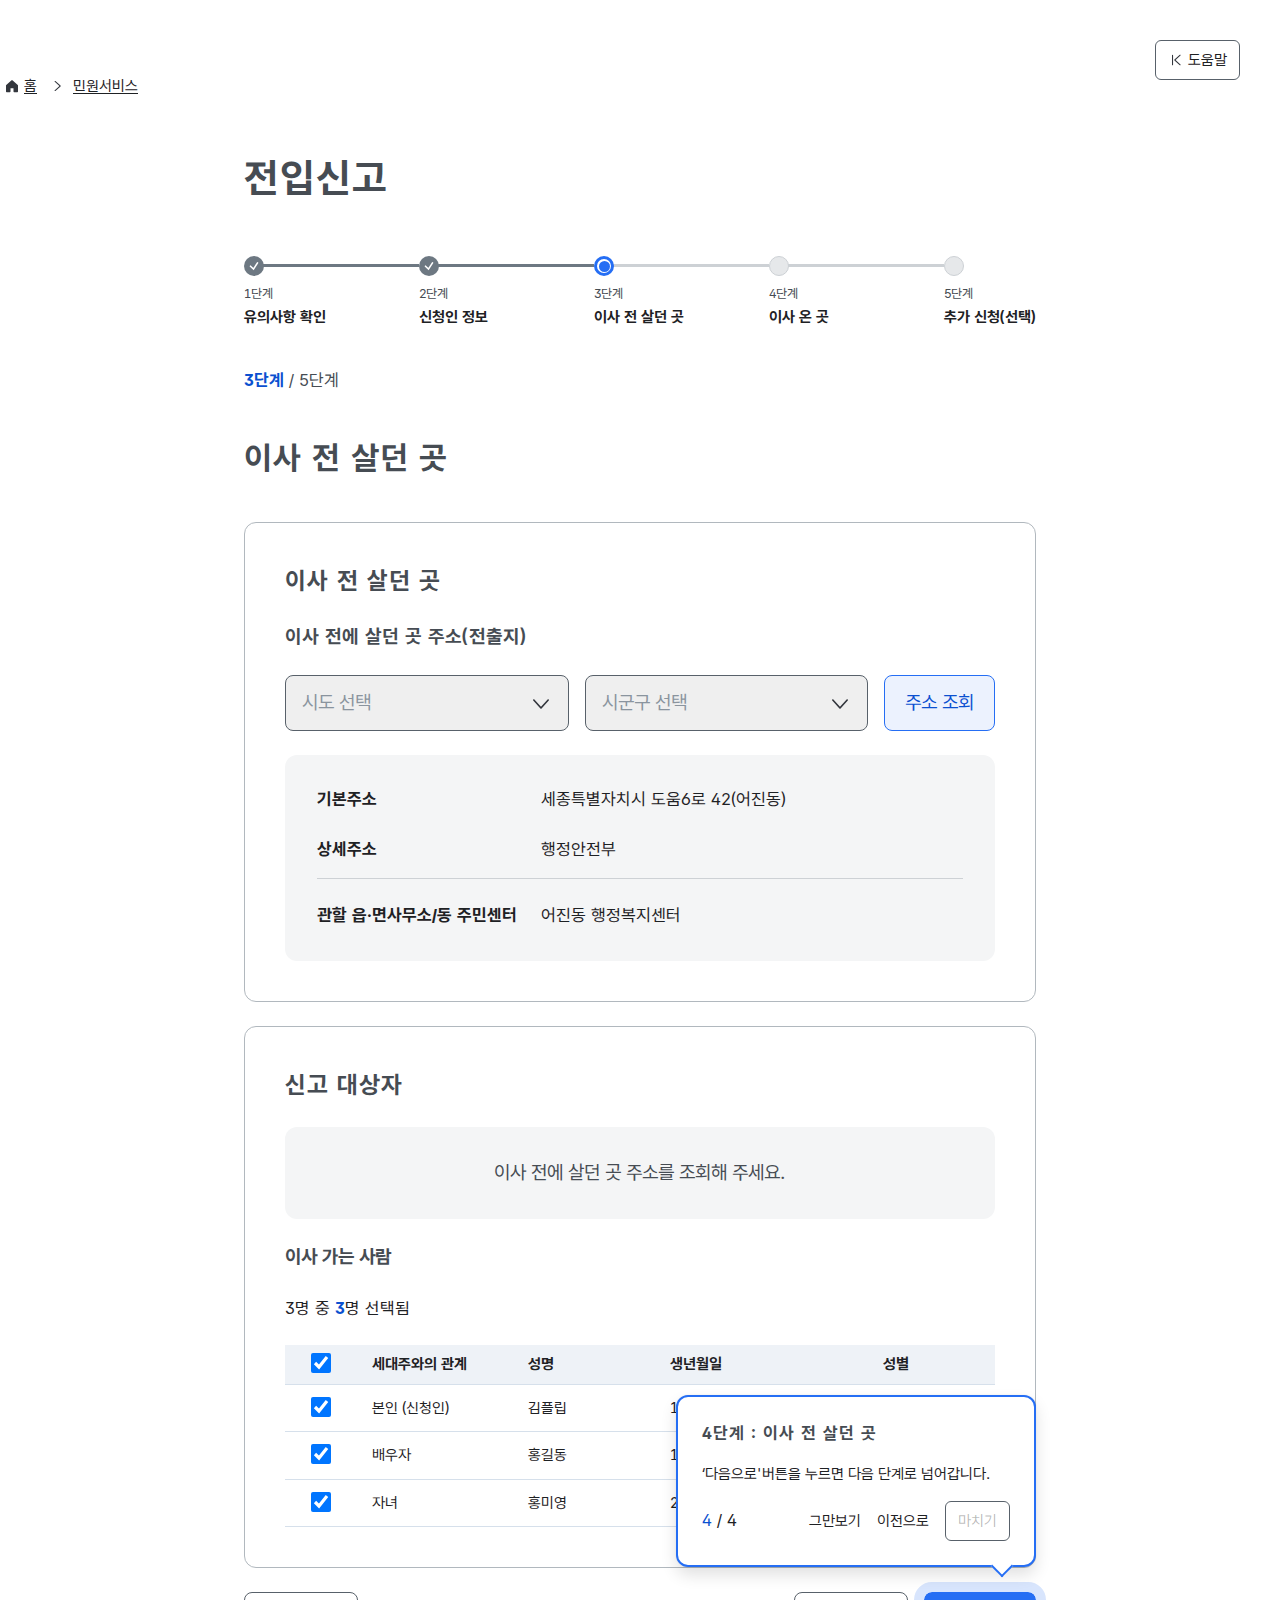
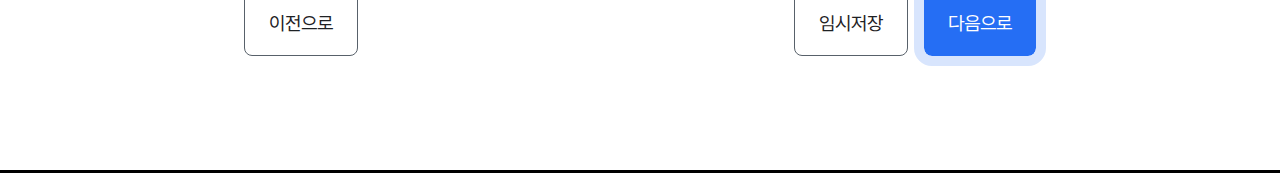
<file: pattern-transfer-coach-04.html>
<!DOCTYPE html>
<html lang="en">
  <head>
    <meta charset="UTF-8" />
    <meta name="viewport" content="width=device-width, initial-scale=1.0" />
    <title>전입신고 코칭04</title>

    <!-- 부트스트랩 -->
    <link
      href="https://cdn.jsdelivr.net/npm/bootstrap@5.3.3/dist/css/bootstrap.min.css"
      rel="stylesheet"
      integrity="sha384-QWTKZyjpPEjISv5WaRU9OFeRpok6YctnYmDr5pNlyT2bRjXh0JMhjY6hW+ALEwIH"
      crossorigin="anonymous"
    />
    <script
      src="https://cdn.jsdelivr.net/npm/bootstrap@5.3.3/dist/js/bootstrap.bundle.min.js"
      integrity="sha384-YvpcrYf0tY3lHB60NNkmXc5s9fDVZLESaAA55NDzOxhy9GkcIdslK1eN7N6jIeHz"
      crossorigin="anonymous"
    ></script>
    <!-- //부트스트랩 -->

    <link rel="stylesheet" href="./assets/scss/style.css" />
  </head>
  <body>
    <div class="basic-pattern-wrap">
      <div class="layout-page-wrap">
        <div class="layout-page-breadcrumb">
          <nav class="com-breadcrumb-wrap">
            <ol class="breadcrumb">
              <li class="home">
                <a href="#" class="txt">홈</a>
              </li>
              <li>
                <a href="#" class="txt">민원서비스</a>
              </li>
            </ol>
          </nav>
        </div>
        <div class="page-transfer-wrap coaching01">
          <h2 class="tit-heading-xlarge">전입신고</h2>
          <div class="transfer-step">
            <div class="com-step-indicator-wrap">
              <ol>
                <li class="done">
                  <span>
                    <i class="step">1단계</i>
                    <span class="step-tit">유의사항 확인</span>
                  </span>
                </li>
                <li class="done">
                  <span>
                    <i class="step">2단계</i>
                    <span class="step-tit">신청인 정보</span>
                  </span>
                </li>
                <li class="active">
                  <span>
                    <i class="step">3단계</i>
                    <span class="step-tit">이사 전 살던 곳</span>
                  </span>
                </li>
                <li class="">
                  <span>
                    <i class="step">4단계</i>
                    <span class="step-tit">이사 온 곳</span>
                  </span>
                </li>
                <li class="">
                  <span>
                    <i class="step">5단계</i>
                    <span class="step-tit">추가 신청(선택)</span>
                  </span>
                </li>
              </ol>
            </div>
            <div class="transfer-content-title">
              <div class="step-txt">
                <span class="active">3단계 </span>
                <span>/</span><span> 5단계</span>
              </div>
              <h3 class="tit-heading-large">이사 전 살던 곳</h3>
            </div>
            <div class="transfter-content-wrap">
              <div class="ui-border-box">
                <div class="layout-transfer-content-inner">
                  <div class="inner-tit">
                    <h4 class="tit-heading-medium">이사 전 살던 곳</h4>
                    <h5 class="tit-heading-small">
                      이사 전에 살던 곳 주소(전출지)
                    </h5>
                    <div class="select-wrap">
                      <div class="com-select-wrap">
                        <div class="form-content">
                          <select class="form-selecter large">
                            <option value="" disabled selected>
                              시도 선택
                            </option>
                            <option value="">서울특별시</option>
                          </select>
                        </div>
                      </div>
                      <div class="com-select-wrap">
                        <div class="form-content">
                          <select class="form-selecter large">
                            <option value="" disabled selected>
                              시군구 선택
                            </option>
                            <option value="">관악구</option>
                          </select>
                        </div>
                      </div>
                      <button class="com-btn large secondary">주소 조회</button>
                    </div>
                    <div class="coaching-select-wrap">
                      <div class="previous-address-wrap">
                        <ul>
                          <li>
                            <span class="list-inner-title">기본주소</span>
                            <span class="list-inner-desc"
                              >세종특별자치시 도움6로 42(어진동)</span
                            >
                          </li>
                          <li>
                            <span class="list-inner-title">상세주소</span>
                            <span class="list-inner-desc">행정안전부</span>
                          </li>
                        </ul>
                        <ul class="lwr-list-ul">
                          <li>
                            <span class="list-inner-title"
                              >관할 읍·면사무소/동 주민센터</span
                            >
                            <span class="list-inner-desc"
                              >어진동 행정복지센터</span
                            >
                          </li>
                        </ul>
                      </div>
                    </div>
                  </div>
                </div>
              </div>
              <div class="ui-border-box">
                <div class="layout-transfer-content-inner">
                  <div class="inner-tit">
                    <h4 class="tit-heading-medium">신고 대상자</h4>
                    <div class="content-container">
                      이사 전에 살던 곳 주소를 조회해 주세요.
                    </div>
                  </div>
                  <div class="inner-contents-wrap">
                    <div class="tit-heading-small inner-title">
                      이사 가는 사람
                    </div>
                    <div class="inner-count">
                      <span>3명 중&nbsp;</span>
                      <span class="count-active">3</span>
                      <span>명 선택됨</span>
                    </div>
                    <div class="inner-table">
                      <table class="table-wrap">
                        <caption>
                          서비스 대상자를 선택하는 표이며, 세대주와의 관계,
                          성명, 생년월일, 성별로 구성되어있으며 민원 신청인인
                          전출지 전 세대주,새로운 세대주,전입지 세대주로
                          구성되어 있음.
                        </caption>
                        <colgroup>
                          <col style="width: 10%" />
                          <col style="width: 22%" />
                          <col style="width: 20%" />
                          <col style="width: 30%" />
                          <col />
                        </colgroup>
                        <thead>
                          <tr>
                            <th class="table-checkbox">
                              <input type="checkbox" name="save-id" checked />
                            </th>
                            <th>세대주와의 관계</th>
                            <th>성명</th>
                            <th>생년월일</th>
                            <th>성별</th>
                          </tr>
                        </thead>
                        <tbody>
                          <tr>
                            <th class="table-checkbox">
                              <input type="checkbox" name="save-id" checked />
                            </th>
                            <th>본인 (신청인)</th>
                            <th>김플립</th>
                            <th>1990년 11월 23일</th>
                            <th>여</th>
                          </tr>
                          <tr>
                            <th class="table-checkbox">
                              <input type="checkbox" name="save-id" checked />
                            </th>
                            <th>배우자</th>
                            <th>홍길동</th>
                            <th>1986년 05월 02일</th>
                            <th>남</th>
                          </tr>
                          <tr>
                            <th class="table-checkbox">
                              <input type="checkbox" name="save-id" checked />
                            </th>
                            <th>자녀</th>
                            <th>홍미영</th>
                            <th>2009년 06월 21일</th>
                            <th>여</th>
                          </tr>
                        </tbody>
                      </table>
                    </div>
                  </div>
                </div>
              </div>
              <div class="submit-button-wrap">
                <button
                  class="com-btn xlarge tertiary"
                  style="margin-right: auto"
                >
                  이전으로
                </button>
                <button class="com-btn xlarge tertiary">임시저장</button>
                <div
                  class="highlight"
                  style="position: relative; border-radius: 8px"
                >
                  <div class="custom-tooltip-action">
                    <!-- 위 아래 포지션을 class에 추가해주세요. top / bottom -->
                    <!-- arrow 위치를 class에 추가해주세요. left/right/center/no-arrow -->
                    <div
                      class="tooltip-popover top right active"
                      role="tooltip"
                    >
                      <h6 class="tit-heading-xsmall">
                        4단계 : 이사 전 살던 곳
                      </h6>
                      <div class="tooltip-content-container">
                        ‘다음으로'버튼을 누르면 다음 단계로 넘어갑니다.
                      </div>
                      <div class="pagination-wrap">
                        <div class="pagination-container">
                          <span class="text-active">4</span>
                          <span class="text-desc">/ 4</span>
                        </div>
                        <div class="btn-container">
                          <a class="btn-quit" href="./pattern-transfer.html">
                            그만보기
                          </a>

                          <a
                            class="btn-prev"
                            href="./pattern-transfer-coach-03.html"
                          >
                            이전으로
                          </a>

                          <button class="btn-next" disabled>마치기</button>
                        </div>
                      </div>
                    </div>
                  </div>
                  <button class="com-btn xlarge primary">다음으로</button>
                </div>
              </div>
            </div>
          </div>
        </div>
        <div class="com-help-panel-wrap">
          <button class="com-btn small tertiary help-open">도움말</button>
          <div class="help-panel-wrap">
            <div class="panel-tab-container">
              <button class="com-btn small tertiary help-fold">접어두기</button>
              <nav>
                <ul class="help-tab-list nav" role="tablist">
                  <li id="help-tab-01" class="nav-item">
                    <button
                      type="button"
                      class="panel-tab-btn tit-heading-xsmall nav-link"
                      data-bs-toggle="tab"
                      data-bs-target="#help-panel-01"
                      type="button"
                      role="tab"
                      aria-controls="help-panel-01"
                      aria-selected="true"
                    >
                      도움
                    </button>
                  </li>
                  <li id="help-tab-02" class="nav-item">
                    <button
                      type="button"
                      class="panel-tab-btn tit-heading-xsmall nav-link active"
                      data-bs-toggle="tab"
                      data-bs-target="#help-panel-02"
                      type="button"
                      role="tab"
                      aria-controls="help-panel-02"
                      aria-selected="false"
                    >
                      따라하기
                    </button>
                  </li>
                </ul>
              </nav>
            </div>
            <div class="tab-contents-wrap">
              <section id="help-panel-01" class="help-panel-container">
                <div class="contents-header-wrap">
                  <h5 class="tit-heading-small">
                    전자문서지갑
                    <button class="btn-tip"></button>
                  </h5>
                  <div class="contents-desc">
                    전자문서지갑에서는 전자증명서 출력기능을 제공하지 않으며,
                    스마트폰 화면을 캡쳐하여 사용할 수 없습니다. 다만, 발급받은
                    전자증명서를 열람용으로 다운로드할 수는 있습니다.
                  </div>
                  <div class="contents-link-wrap">
                    <a href="#" class="link-page"
                      >안드로이드 애플리케이션 다운로드</a
                    >
                    <a href="#" class="link-page">iOS애플리케이션 다운로드</a>
                  </div>
                </div>
                <div class="contents-related-wrap">
                  <div class="contents-wrap">
                    <h6 class="tit-heading-xsmall">관련서비스/민원</h6>
                    <ul class="link-list">
                      <li>
                        <a href="#">영문 주민등록표등본</a>
                      </li>
                      <li>
                        <a href="#">영문 주민등록표초본</a>
                      </li>
                      <li>
                        <a href="#">주민등록표등본</a>
                      </li>
                    </ul>
                  </div>
                  <div class="contents-wrap">
                    <h6 class="tit-heading-xsmall">기타 문의/도움말</h6>
                    <div class="faq-list">
                      <a href="#">
                        <i class="complain-icon"></i>
                        민원신청 관련 문의 전화 번호 찾기</a
                      >
                      <a href="#">
                        <i class="faq-icon"></i>
                        자주 묻는 질문 확인하기</a
                      >
                    </div>
                  </div>
                </div>
              </section>

              <section id="help-panel-02" class="help-panel-container active">
                <div class="contents-header-wrap">
                  <h5 class="tit-heading-small">
                    <a
                      href="./pattern-transfer.html"
                      class="icon-left-arrow coaching01"
                      >이사 전 살던 곳 정보 입력하기</a
                    >
                  </h5>
                </div>
                <ul
                  class="contents-accordian-wrap accordion accordion-flush coaching01"
                >
                  <li class="accordion-item coaching01">
                    <h5 class="tit-heading-small coaching01 highlight">
                      Task 1: 이사 전에 살던 곳 주소 확인
                    </h5>
                    <div class="accordion-header" id="headingOne">
                      <button
                        class="accordion-button collapsed coaching01"
                        type="button"
                        data-bs-toggle="collapse"
                        data-bs-target="#collapseOne"
                        aria-expanded="true"
                        aria-controls="collapseOne"
                      >
                        전체 2단계
                      </button>
                    </div>
                    <div
                      id="collapseOne"
                      class="accordion-collapse collapse"
                      aria-labelledby="headingOne"
                      data-bs-parent="#accordionExample"
                    >
                      <div class="accordion-body">
                        <ul>
                          <li>단계1 : 주소조회</li>
                          <li>단계2 : 조회 결과 확인</li>
                        </ul>
                      </div>
                    </div>
                  </li>
                  <li class="accordion-item coaching01">
                    <h5 class="tit-heading-small coaching01">
                      Task 2: 이사 갈 가족 구성원 선택하기
                    </h5>
                    <div class="accordion-header" id="headingTwo">
                      <button
                        class="accordion-button collapsed coaching01"
                        type="button"
                        data-bs-toggle="collapse"
                        data-bs-target="#collapseTwo"
                        aria-expanded="false"
                        aria-controls="collapseTwo"
                      >
                        전체 1단계
                      </button>
                    </div>
                    <div
                      id="collapseTwo"
                      class="accordion-collapse collapse"
                      aria-labelledby="headingTwo"
                      data-bs-parent="#accordionExample"
                    >
                      <div class="accordion-body">
                        <ul>
                          <li>단계1 : 주소조회</li>
                        </ul>
                      </div>
                    </div>
                  </li>
                </ul>
              </section>
            </div>
          </div>
        </div>
      </div>
    </div>

    <!-- system 스크립트 -->
    <script defer src="./assets/js/com-script.js"></script>
    <!-- //system 스크립트 -->
  </body>
</html>
</file>
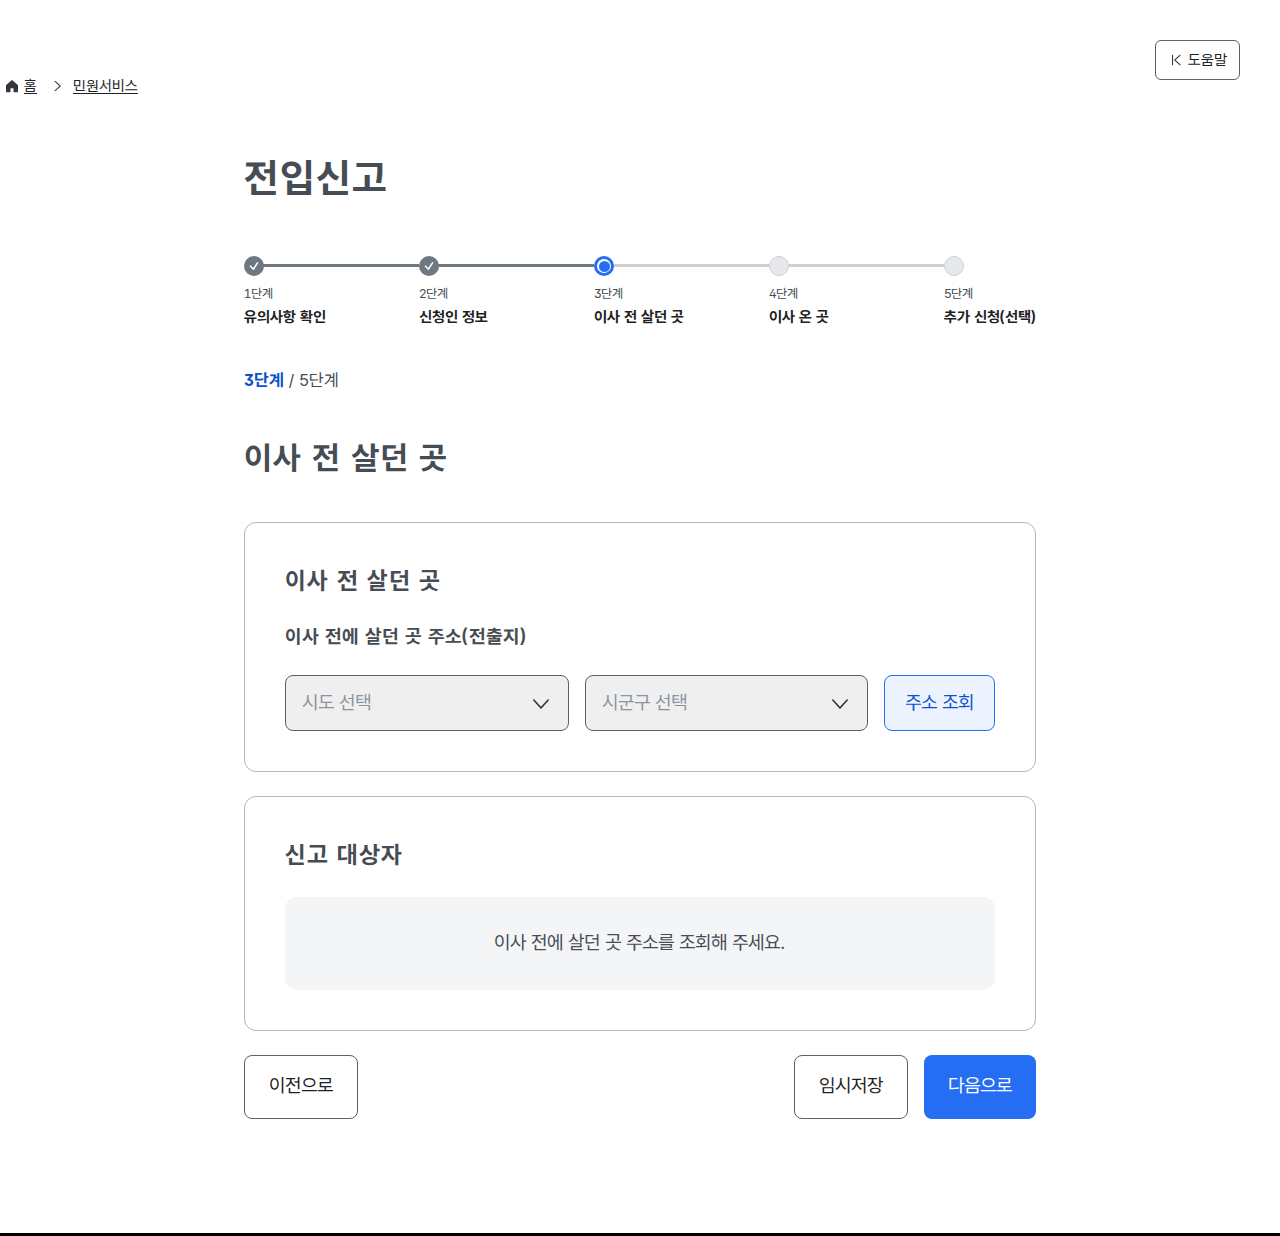
<file: pattern-transfer.html>
<!DOCTYPE html>
<html lang="en">
  <head>
    <meta charset="UTF-8" />
    <meta name="viewport" content="width=device-width, initial-scale=1.0" />
    <title>pattern-transfer</title>

    <!-- 부트스트랩 -->
    <link
      href="https://cdn.jsdelivr.net/npm/bootstrap@5.3.3/dist/css/bootstrap.min.css"
      rel="stylesheet"
      integrity="sha384-QWTKZyjpPEjISv5WaRU9OFeRpok6YctnYmDr5pNlyT2bRjXh0JMhjY6hW+ALEwIH"
      crossorigin="anonymous"
    />
    <script
      src="https://cdn.jsdelivr.net/npm/bootstrap@5.3.3/dist/js/bootstrap.bundle.min.js"
      integrity="sha384-YvpcrYf0tY3lHB60NNkmXc5s9fDVZLESaAA55NDzOxhy9GkcIdslK1eN7N6jIeHz"
      crossorigin="anonymous"
    ></script>
    <!-- //부트스트랩 -->

    <link rel="stylesheet" href="./assets/scss/style.css" />
  </head>
  <body>
    <div class="basic-pattern-wrap">
      <div class="layout-page-wrap">
        <div class="layout-page-breadcrumb">
          <nav class="com-breadcrumb-wrap">
            <ol class="breadcrumb">
              <li class="home">
                <a href="#" class="txt">홈</a>
              </li>
              <li>
                <a href="#" class="txt">민원서비스</a>
              </li>
            </ol>
          </nav>
        </div>
        <div class="page-transfer-wrap">
          <h2 class="tit-heading-xlarge">전입신고</h2>
          <div class="transfer-step">
            <div class="com-step-indicator-wrap">
              <ol>
                <li class="done">
                  <span>
                    <i class="step">1단계</i>
                    <span class="step-tit">유의사항 확인</span>
                  </span>
                </li>
                <li class="done">
                  <span>
                    <i class="step">2단계</i>
                    <span class="step-tit">신청인 정보</span>
                  </span>
                </li>
                <li class="active">
                  <span>
                    <i class="step">3단계</i>
                    <span class="step-tit">이사 전 살던 곳</span>
                  </span>
                </li>
                <li class="">
                  <span>
                    <i class="step">4단계</i>
                    <span class="step-tit">이사 온 곳</span>
                  </span>
                </li>
                <li class="">
                  <span>
                    <i class="step">5단계</i>
                    <span class="step-tit">추가 신청(선택)</span>
                  </span>
                </li>
              </ol>
            </div>
            <div class="transfer-content-title">
              <div class="step-txt">
                <span class="active">3단계 </span>
                <span>/</span><span> 5단계</span>
              </div>
              <h3 class="tit-heading-large">이사 전 살던 곳</h3>
            </div>
            <div class="transfter-content-wrap">
              <div class="ui-border-box">
                <div class="layout-transfer-content-inner">
                  <div class="inner-tit">
                    <h4 class="tit-heading-medium">이사 전 살던 곳</h4>
                    <h5 class="tit-heading-small">
                      이사 전에 살던 곳 주소(전출지)
                    </h5>
                    <div class="select-wrap">
                      <div class="com-select-wrap">
                        <div class="form-content">
                          <select class="form-selecter large">
                            <option value="" disabled selected>
                              시도 선택
                            </option>
                            <option value="">항목1</option>
                            <option value="">항목2</option>
                            <option value="">항목3</option>
                          </select>
                        </div>
                      </div>
                      <div class="com-select-wrap">
                        <div class="form-content">
                          <select class="form-selecter large">
                            <option value="" disabled selected>
                              시군구 선택
                            </option>
                            <option value="">항목1</option>
                            <option value="">항목2</option>
                            <option value="">항목3</option>
                          </select>
                        </div>
                      </div>
                      <button class="com-btn large secondary">주소 조회</button>
                    </div>
                  </div>
                </div>
              </div>
              <div class="ui-border-box">
                <div class="layout-transfer-content-inner">
                  <div class="inner-tit">
                    <h4 class="tit-heading-medium">신고 대상자</h4>
                    <div class="content-container">
                      이사 전에 살던 곳 주소를 조회해 주세요.
                    </div>
                  </div>
                </div>
              </div>
              <div class="submit-button-wrap">
                <button
                  class="com-btn xlarge tertiary"
                  style="margin-right: auto"
                >
                  이전으로
                </button>
                <button class="com-btn xlarge tertiary">임시저장</button>
                <button class="com-btn xlarge primary">다음으로</button>
              </div>
            </div>
          </div>
        </div>
        <div class="com-help-panel-wrap">
          <button class="com-btn small tertiary help-open">도움말</button>
          <div class="help-panel-wrap">
            <div class="panel-tab-container">
              <button class="com-btn small tertiary help-fold">접어두기</button>
              <nav>
                <ul class="help-tab-list nav" role="tablist">
                  <li id="help-tab-01" class="nav-item">
                    <button
                      type="button"
                      class="panel-tab-btn tit-heading-xsmall nav-link active"
                      data-bs-toggle="tab"
                      data-bs-target="#help-panel-01"
                      type="button"
                      role="tab"
                      aria-controls="help-panel-01"
                      aria-selected="true"
                    >
                      도움
                    </button>
                  </li>
                  <li id="help-tab-02" class="nav-item">
                    <button
                      type="button"
                      class="panel-tab-btn tit-heading-xsmall nav-link"
                      data-bs-toggle="tab"
                      data-bs-target="#help-panel-02"
                      type="button"
                      role="tab"
                      aria-controls="help-panel-02"
                      aria-selected="false"
                    >
                      따라하기
                    </button>
                  </li>
                </ul>
              </nav>
            </div>
            <div class="tab-contents-wrap">
              <section id="help-panel-01" class="help-panel-container active">
                <div class="contents-header-wrap">
                  <h5 class="tit-heading-small">
                    전자문서지갑
                    <button class="btn-tip"></button>
                  </h5>
                  <div class="contents-desc">
                    전자문서지갑에서는 전자증명서 출력기능을 제공하지 않으며,
                    스마트폰 화면을 캡쳐하여 사용할 수 없습니다. 다만, 발급받은
                    전자증명서를 열람용으로 다운로드할 수는 있습니다.
                  </div>
                  <div class="contents-link-wrap">
                    <a href="#" class="link-page"
                      >안드로이드 애플리케이션 다운로드</a
                    >
                    <a href="#" class="link-page">iOS애플리케이션 다운로드</a>
                  </div>
                </div>
                <div class="contents-related-wrap">
                  <div class="contents-wrap">
                    <h6 class="tit-heading-xsmall">관련서비스/민원</h6>
                    <ul class="link-list">
                      <li>
                        <a href="#">영문 주민등록표등본</a>
                      </li>
                      <li>
                        <a href="#">영문 주민등록표초본</a>
                      </li>
                      <li>
                        <a href="#">주민등록표등본</a>
                      </li>
                    </ul>
                  </div>
                  <div class="contents-wrap">
                    <h6 class="tit-heading-xsmall">기타 문의/도움말</h6>
                    <div class="faq-list">
                      <a href="#">
                        <i class="complain-icon"></i>
                        민원신청 관련 문의 전화 번호 찾기</a
                      >
                      <a href="#">
                        <i class="faq-icon"></i>
                        자주 묻는 질문 확인하기</a
                      >
                    </div>
                  </div>
                </div>
              </section>

              <section id="help-panel-02" class="help-panel-container">
                <div class="contents-header-wrap">
                  <h5 class="tit-heading-small">
                    실습을 진행할 내용을 선택해주세요.
                  </h5>
                  <div class="contents-desc">
                    선택한 신청 내용을 단계별로 알려드립니다.
                  </div>
                  <div class="contents-link-wrap">
                    <a href="#" class="link-move"
                      >자주 묻는 질문 페이지에서 확인하기</a
                    >
                    <a href="#" class="link-down">문서 버전 다운로드 받기</a>
                  </div>
                </div>
                <div class="contents-accordian-wrap accordion accordion-flush">
                  <div class="accordion-item">
                    <h2 class="accordion-header" id="headingOne">
                      <button
                        class="accordion-button collapsed"
                        type="button"
                        data-bs-toggle="collapse"
                        data-bs-target="#collapseOne"
                        aria-expanded="true"
                        aria-controls="collapseOne"
                      >
                        유의 사항 확인하기
                      </button>
                    </h2>
                    <div
                      id="collapseOne"
                      class="accordion-collapse collapse"
                      aria-labelledby="headingOne"
                      data-bs-parent="#accordionExample"
                    >
                      <div class="accordion-body">
                        이 단계의 실습에서는 다음 내용을 안내합니다.
                        <ul>
                          <li>이사 전에 살던 곳 주소확인</li>
                          <li>
                            현재 가족 구성원 중 함께 이사갈 사람 정보 선택
                          </li>
                        </ul>
                        <button class="com-btn small secondary">
                          실습 시작하기
                        </button>
                      </div>
                    </div>
                  </div>
                  <div class="accordion-item">
                    <h2 class="accordion-header" id="headingTwo">
                      <button
                        class="accordion-button collapsed"
                        type="button"
                        data-bs-toggle="collapse"
                        data-bs-target="#collapseTwo"
                        aria-expanded="false"
                        aria-controls="collapseTwo"
                      >
                        이사 전 살던 곳 정보 입력하기
                      </button>
                    </h2>
                    <div
                      id="collapseTwo"
                      class="accordion-collapse collapse"
                      aria-labelledby="headingTwo"
                      data-bs-parent="#accordionExample"
                    >
                      <div class="accordion-body">
                        이 단계의 실습에서는 다음 내용을 안내합니다.
                        <ul>
                          <li>이사 전에 살던 곳 주소확인</li>
                          <li>
                            현재 가족 구성원 중 함께 이사갈 사람 정보 선택
                          </li>
                        </ul>
                        <button class="com-btn small secondary">
                          실습 시작하기
                        </button>
                      </div>
                    </div>
                  </div>
                  <div class="accordion-item">
                    <h2 class="accordion-header" id="headingThree">
                      <button
                        class="accordion-button collapsed"
                        type="button"
                        data-bs-toggle="collapse"
                        data-bs-target="#collapseThree"
                        aria-expanded="false"
                        aria-controls="collapseThree"
                      >
                        이사 온 곳 정보 확인하기
                      </button>
                    </h2>
                    <div
                      id="collapseThree"
                      class="accordion-collapse collapse"
                      aria-labelledby="headingThree"
                      data-bs-parent="#accordionExample"
                    >
                      <div class="accordion-body">
                        이 단계의 실습에서는 다음 내용을 안내합니다.
                        <ul>
                          <li>이사 전에 살던 곳 주소확인</li>
                          <li>
                            현재 가족 구성원 중 함께 이사갈 사람 정보 선택
                          </li>
                        </ul>
                        <button class="com-btn small secondary">
                          실습 시작하기
                        </button>
                      </div>
                    </div>
                  </div>
                  <div class="accordion-item">
                    <h2 class="accordion-header" id="headingFour">
                      <button
                        class="accordion-button collapsed"
                        type="button"
                        data-bs-toggle="collapse"
                        data-bs-target="#collapseFour"
                        aria-expanded="false"
                        aria-controls="collapseFour"
                      >
                        부가서비스 신청하기
                      </button>
                    </h2>
                    <div
                      id="collapseFour"
                      class="accordion-collapse collapse"
                      aria-labelledby="headingFour"
                      data-bs-parent="#accordionExample"
                    >
                      <div class="accordion-body">
                        이 단계의 실습에서는 다음 내용을 안내합니다.
                        <ul>
                          <li>이사 전에 살던 곳 주소확인</li>
                          <li>
                            현재 가족 구성원 중 함께 이사갈 사람 정보 선택
                          </li>
                        </ul>
                        <button class="com-btn small secondary">
                          실습 시작하기
                        </button>
                      </div>
                    </div>
                  </div>
                </div>
              </section>
            </div>
          </div>
        </div>
      </div>
    </div>

    <!-- system 스크립트 -->
    <script defer src="./assets/js/com-script.js"></script>
    <!-- //system 스크립트 -->
  </body>
</html>
</file>
<file: assets/scss/style.css>
@charset "UTF-8";
html,
body,
div,
span,
applet,
object,
iframe,
h1,
h2,
h3,
h4,
h5,
h6,
p,
blockquote,
pre,
a,
abbr,
acronym,
address,
big,
button,
cite,
code,
del,
dfn,
em,
img,
ins,
kbd,
q,
s,
samp,
small,
strike,
strong,
sub,
sup,
tt,
var,
b,
u,
i,
center,
dl,
dt,
dd,
ol,
ul,
li,
fieldset,
form,
label,
legend,
table,
caption,
tbody,
tfoot,
thead,
tr,
th,
td,
article,
aside,
canvas,
details,
embed,
figure,
figcaption,
footer,
header,
hgroup,
menu,
nav,
output,
ruby,
section,
summary,
time,
mark,
audio,
video {
  margin: 0;
  padding: 0;
  border: 0;
}

ol,
ul {
  list-style: none;
}

table {
  border-collapse: collapse;
  border-spacing: 0;
}

*,
*::before,
*::after {
  box-sizing: border-box;
}

button {
  background: inherit;
  border: none;
  box-shadow: none;
  border-radius: 0;
  padding: 0;
  overflow: visible;
  cursor: pointer;
  font-size: inherit;
  font-family: inherit;
  line-height: inherit;
}

@font-face {
  font-family: "Pretendard GOV";
  font-weight: 900;
  font-display: swap;
  src: local("Pretendard GOV Black"), url(/assets/fonts/pretendard/PretendardGOV-Black.woff2) format("woff2");
}
@font-face {
  font-family: "Pretendard GOV";
  font-weight: 800;
  font-display: swap;
  src: local("Pretendard GOV ExtraBold"), url(/assets/fonts/pretendard/PretendardGOV-ExtraBold.woff2) format("woff2");
}
@font-face {
  font-family: "Pretendard GOV";
  font-weight: 700;
  font-display: swap;
  src: local("Pretendard GOV Bold"), url(/assets/fonts/pretendard/PretendardGOV-Bold.woff2) format("woff2");
}
@font-face {
  font-family: "Pretendard GOV";
  font-weight: 600;
  font-display: swap;
  src: local("Pretendard GOV SemiBold"), url(/assets/fonts/pretendard/PretendardGOV-SemiBold.woff2) format("woff2");
}
@font-face {
  font-family: "Pretendard GOV";
  font-weight: 500;
  font-display: swap;
  src: local("Pretendard GOV Medium"), url(/assets/fonts/pretendard/PretendardGOV-Medium.woff2) format("woff2");
}
@font-face {
  font-family: "Pretendard GOV";
  font-weight: 400;
  font-display: swap;
  src: local("Pretendard GOV Regular"), url(/assets/fonts/pretendard/PretendardGOV-Regular.woff2) format("woff2");
}
@font-face {
  font-family: "Pretendard GOV";
  font-weight: 300;
  font-display: swap;
  src: local("Pretendard GOV Light"), url(/assets/fonts/pretendard/PretendardGOV-Light.woff2) format("woff2");
}
@font-face {
  font-family: "Pretendard GOV";
  font-weight: 200;
  font-display: swap;
  src: local("Pretendard GOV ExtraLight"), url(/assets/fonts/pretendard/PretendardGOV-ExtraLight.woff2) format("woff2");
}
@font-face {
  font-family: "Pretendard GOV";
  font-weight: 100;
  font-display: swap;
  src: local("Pretendard GOV Thin"), url(/assets/fonts/pretendard/PretendardGOV-Thin.woff2) format("woff2");
}
html {
  position: relative;
  font-size: 62.5%;
}

body {
  position: relative;
  font-family: "Pretendard GOV";
  font-size: var(--font-size-body-medium);
  color: var(--color-text-basic);
  line-height: 1.5;
}

a {
  text-decoration: none;
  color: inherit;
}

a,
button {
  transition: 0.4s ease-in-out;
}

.size-exsmall {
  font-size: 10px;
}

.size-small {
  font-size: 12px;
}

.size-bodyXS {
  font-size: 13px;
}

.size-bodyS {
  font-size: 14px;
}

.size-body {
  font-size: 15px;
}

.size-subtitle {
  font-size: 16px;
}

.size-subtitleL {
  font-size: 18px;
}

.size-titleS {
  font-size: 20px;
}

.size-title {
  font-size: 22px;
}

.size-titleM {
  font-size: 24px;
}

.size-titleL {
  font-size: 28px;
}

.size-h3 {
  font-size: 32px;
  font-weight: 700;
  font-weight: 800;
}

.size-h3L {
  font-size: 36px;
}

.size-h2 {
  font-size: 48px;
  font-weight: 800;
}

.size-h1 {
  font-size: 64px;
}

.size-h1S {
  font-size: 54px;
}

.txt-black {
  color: #000;
}

.bgc-black {
  background-color: #000 !important;
}

.txt-black-70 {
  color: rgba(0, 0, 0, 0.7);
}

.bgc-black-70 {
  background-color: rgba(0, 0, 0, 0.7) !important;
}

.txt-black-90 {
  color: rgba(0, 0, 0, 0.9);
}

.bgc-black-90 {
  background-color: rgba(0, 0, 0, 0.9) !important;
}

.txt-white {
  color: #fff;
}

.bgc-white {
  background-color: #fff !important;
}

.txt-primary {
  color: #003087;
}

.bgc-primary {
  background-color: #003087 !important;
}

.txt-primary-deep {
  color: #002554;
}

.bgc-primary-deep {
  background-color: #002554 !important;
}

.txt-inverted {
  color: #fff;
}

.bgc-inverted {
  background-color: #fff !important;
}

.txt-grey100 {
  color: #f9fafb;
}

.bgc-grey100 {
  background-color: #f9fafb !important;
}

.txt-grey200 {
  color: #f3f4fa;
}

.bgc-grey200 {
  background-color: #f3f4fa !important;
}

.txt-grey300 {
  color: #dfe3e8;
}

.bgc-grey300 {
  background-color: #dfe3e8 !important;
}

.txt-grey400 {
  color: #c4cdd5;
}

.bgc-grey400 {
  background-color: #c4cdd5 !important;
}

.txt-grey500 {
  color: #919eab;
}

.bgc-grey500 {
  background-color: #919eab !important;
}

.txt-grey600 {
  color: #637381;
}

.bgc-grey600 {
  background-color: #637381 !important;
}

.txt-grey700 {
  color: #454f5b;
}

.bgc-grey700 {
  background-color: #454f5b !important;
}

.txt-grey800 {
  color: #212b36;
}

.bgc-grey800 {
  background-color: #212b36 !important;
}

.txt-grey900 {
  color: #161c24;
}

.bgc-grey900 {
  background-color: #161c24 !important;
}

.txt-grey-a {
  color: #aaa;
}

.bgc-grey-a {
  background-color: #aaa !important;
}

.txt-grey-9 {
  color: #999;
}

.bgc-grey-9 {
  background-color: #999 !important;
}

.txt-blue-5 {
  color: #d6e1f5;
}

.bgc-blue-5 {
  background-color: #d6e1f5 !important;
}

.txt-blue-50 {
  color: #416dbd;
}

.bgc-blue-50 {
  background-color: #416dbd !important;
}

.txt-blue1 {
  color: #ddebff;
}

.bgc-blue1 {
  background-color: #ddebff !important;
}

.txt-blue2 {
  color: #a0c1ff;
}

.bgc-blue2 {
  background-color: #a0c1ff !important;
}

.txt-blue3 {
  color: #518be2;
}

.bgc-blue3 {
  background-color: #518be2 !important;
}

.txt-blue4 {
  color: #2963cd;
}

.bgc-blue4 {
  background-color: #2963cd !important;
}

.txt-info {
  color: #5f91fe;
}

.bgc-info {
  background-color: #5f91fe !important;
}

.txt-success {
  color: #27c28a;
}

.bgc-success {
  background-color: #27c28a !important;
}

.txt-red {
  color: #ec0e0e;
}

.bgc-red {
  background-color: #ec0e0e !important;
}

.txt-red-deep {
  color: #cb0d0d;
}

.bgc-red-deep {
  background-color: #cb0d0d !important;
}

.txt-error {
  color: #e65b5b;
}

.bgc-error {
  background-color: #e65b5b !important;
}

.txt-green {
  color: #21a600;
}

.bgc-green {
  background-color: #21a600 !important;
}

.txt-green-light {
  color: #51b901;
}

.bgc-green-light {
  background-color: #51b901 !important;
}

.txt-waning {
  color: #ffab00;
}

.bgc-waning {
  background-color: #ffab00 !important;
}

.txt-orange {
  color: #f27421;
}

.bgc-orange {
  background-color: #f27421 !important;
}

.txt-yellow-deep {
  color: #f0c634;
}

.bgc-yellow-deep {
  background-color: #f0c634 !important;
}

.txt-purple {
  color: #6319db;
}

.bgc-purple {
  background-color: #6319db !important;
}

.txt-light-purple {
  color: #9758ff;
}

.bgc-light-purple {
  background-color: #9758ff !important;
}

.txt-mint {
  color: #27c7dd;
}

.bgc-mint {
  background-color: #27c7dd !important;
}

.txt-pink {
  color: #e248c1;
}

.bgc-pink {
  background-color: #e248c1 !important;
}

.txt-brown {
  color: #a98426;
}

.bgc-brown {
  background-color: #a98426 !important;
}

:root {
  --contents-width: 1248px;
  --black: #000;
  --black-70: rgba(0, 0, 0, 0.7);
  --black-90: rgba(0, 0, 0, 0.9);
  --white: #fff;
  --primary: #003087;
  --primary-deep: #002554;
  --inverted: #fff;
  --grey100: #f9fafb;
  --grey200: #f3f4fa;
  --grey300: #dfe3e8;
  --grey400: #c4cdd5;
  --grey500: #919eab;
  --grey600: #637381;
  --grey700: #454f5b;
  --grey800: #212b36;
  --grey900: #161c24;
  --grey-a: #aaa;
  --grey-9: #999;
  --blue-5: #d6e1f5;
  --blue-50: #416dbd;
  --blue1: #ddebff;
  --blue2: #a0c1ff;
  --blue3: #518be2;
  --blue4: #2963cd;
  --info: #5f91fe;
  --success: #27c28a;
  --red: #ec0e0e;
  --red-deep: #cb0d0d;
  --error: #e65b5b;
  --green: #21a600;
  --green-light: #51b901;
  --waning: #ffab00;
  --orange: #f27421;
  --yellow-deep: #f0c634;
  --purple: #6319db;
  --light-purple: #9758ff;
  --mint: #27c7dd;
  --pink: #e248c1;
  --brown: #a98426;
  --exsmall: 10px;
  --small: 12px;
  --bodyXS: 13px;
  --bodyS: 14px;
  --body: 15px;
  --subtitle: 16px;
  --subtitleL: 18px;
  --titleS: 20px;
  --title: 22px;
  --titleM: 24px;
  --titleL: 28px;
  --h3: 32px;
  --h3L: 36px;
  --h2: 48px;
  --h1: 64px;
  --h1S: 54px;
  --display-large: 60px;
  --display-medium: 44px;
  --display-small: 36px;
  --display-large-mobile: 44px;
  --display-medium-mobile: 32px;
  --display-small-mobile: 28px;
  --heading-xlarge: 40px;
  --heading-large: 32px;
  --heading-medium: 24px;
  --heading-small: 19px;
  --heading-xsmall: 17px;
  --heading-xxsmall: 15px;
  --heading-xlarge-mobile: 28px;
  --heading-large-mobile: 24px;
  --heading-medium-mobile: 22px;
  --heading-small-mobile: 19px;
  --heading-xsmall-mobile: 17px;
  --heading-xxsmall-mobile: 15px;
  --font-size-label-large: 19px;
  --font-size-label-medium: 17px;
  --font-size-label-small: 15px;
  --font-size-label-xsmall: 13px;
  --font-size-body-large: 19px;
  --font-size-body-medium: 17px;
  --font-size-body-small: 15px;
  --font-size-body-xsmall: 13px;
  --gap-1: 2px;
  --gap-2: 4px;
  --gap-3: 8px;
  --gap-4: 12px;
  --gap-5: 16px;
  --gap-6: 20px;
  --gap-7: 24px;
  --gap-8: 32px;
  --gap-9: 40px;
  --gap-10: 48px;
  --gap-11: 64px;
  --gap-12: 80px;
  --padding-1: 2px;
  --padding-2: 4px;
  --padding-3: 8px;
  --padding-4: 10px;
  --padding-5: 12px;
  --padding-6: 16px;
  --padding-7: 20px;
  --padding-8: 24px;
  --padding-9: 32px;
  --padding-10: 40px;
  --radius-xsmall-1: 2px;
  --radius-xsmall-2: 2px;
  --radius-xsmall-3: 2px;
  --radius-small-1: 4px;
  --radius-small-2: 4px;
  --radius-small-3: 4px;
  --radius-medium-1: 6px;
  --radius-medium-2: 6px;
  --radius-medium-3: 8px;
  --radius-medium-4: 8px;
  --radius-large-1: 10px;
  --radius-large-2: 10px;
  --radius-xlarge-1: 12px;
  --radius-xlarge-2: 12px;
  --size-height-1: 8px;
  --size-height-2: 16px;
  --size-height-3: 20px;
  --size-height-4: 24px;
  --size-height-5: 32px;
  --size-height-6: 40px;
  --size-height-7: 48px;
  --size-height-8: 56px;
  --size-height-9: 64px;
  --size-height-10: 72px;
  --size-height-11: 80px;
  --color-text-bolder: #131416;
  --color-text-subtle: #464c53;
  --color-text-primary: #0b50d0;
  --color-text-secondary: #052b57;
  --color-text-basic: #1e2124;
  --color-text-disabled: #8a949e;
  --color-text-information: #096ab3;
  --color-text-accordion-active: #052b57;
  --color-text-success: #267337;
  --color-button-secondary-border: #256ef4;
  --color-button-tertiary-border: #58616a;
  --color-element-disabled-light: #cdd1d5;
  --color-input-border: #58616a;
  --color-input-border-active: #256ef4;
  --color-border-primary: #256ef4;
  --color-border-gray: #b1b8be;
  --color-border-help-gray: #cdd1d5;
  --color-divider-gray-light: #cdd1d5;
  --color-divider-gray: #8a949e;
  --color-coach-outline: #d8e5fd;
  --color-box-shadow-popover: 0 0 0.2rem 0 #00000014,
    0 0.8rem 1.6rem 0 #0000001f;
  --color-button-primary-fill: #256ef4;
  --color-button-primary-fill-hover: #0b50d0;
  --color-button-secondary-fill: #ecf2fe;
  --color-button-secondary-fill-hover: #d8e5fd;
  --color-button-tertiary-fill: rgba(255, 255, 255, 0);
  --color-button-tertiary-fill-hover: #f4f5f6;
  --color-button-tab-bottom-active: #063a74;
  --color-surface-secondary-subtler: #eef2f7;
  --color-surface-gray-subtle: #e6e8ea;
  --color-surface-gray-subtler: #f4f5f6;
  --color-surface-white-subtler: #fff;
  --color-surface-success-subtler: #eaf6ec;
  --color-element-gray: #6d7882;
  --color-element-gray-light: #e6e8ea;
  --color-element-primary: #256ef4;
  --color-element-secondary-light: #d6e0eb;
  --color-element-secondary-lighter: #eef2f7;
}

[class*=icons-] {
  transition: background-color 0.3s;
  display: inline-flex;
  width: 24px;
  height: 24px;
  flex: none;
}
[class*=icons-].exsmall {
  width: 14px;
  height: 14px;
}
[class*=icons-].small {
  width: 18px;
  height: 18px;
}
[class*=icons-].mid {
  width: 20px;
  height: 20px;
}
[class*=icons-].large {
  width: 36px;
  height: 36px;
}
[class*=icons-].large2 {
  width: 34px;
  height: 34px;
}
[class*=icons-].transition {
  transition: 0.3s;
}
[class*=icons-].rotate {
  transform: rotate(180deg);
}
[class*=icons-].icons-emergency:not(.bgi, .img) {
  -webkit-mask-repeat: no-repeat;
  -webkit-mask-size: contain;
  -webkit-mask-image: url("/assets/images/icon/emergency.svg");
  -webkit-mask-position: center center;
}
[class*=icons-].icons-emergency:not(.bgi, .img):not([class*=bgc-]) {
  background-color: #33363d;
}
[class*=icons-].icons-emergency:not(.bgi, .img):not([class*=bgc-]).hover:hover {
  background-color: var(--primary);
}
[class*=icons-].icons-emergency:not(.bgi, .img):not([class*=bgc-]).active {
  background-color: var(--primary);
}
[class*=icons-].icons-emergency.auto {
  -webkit-mask-size: auto;
}
[class*=icons-].icons-emergency.bgi {
  background-repeat: no-repeat;
  background-size: contain;
  background-position: center;
  image-rendering: -webkit-optimize-contrast;
  background-image: url("/assets/images/icon/emergency.svg");
}
[class*=icons-].icons-emergency.img {
  background-repeat: no-repeat;
  background-size: contain;
  background-position: center;
  image-rendering: -webkit-optimize-contrast;
  background-image: url("/assets/images/icon/emergency.png");
  background-position: center center;
}
[class*=icons-].icons-logo:not(.bgi, .img) {
  -webkit-mask-repeat: no-repeat;
  -webkit-mask-size: contain;
  -webkit-mask-image: url("/assets/images/icon/logo.svg");
  -webkit-mask-position: center center;
}
[class*=icons-].icons-logo:not(.bgi, .img):not([class*=bgc-]) {
  background-color: #33363d;
}
[class*=icons-].icons-logo:not(.bgi, .img):not([class*=bgc-]).hover:hover {
  background-color: var(--primary);
}
[class*=icons-].icons-logo:not(.bgi, .img):not([class*=bgc-]).active {
  background-color: var(--primary);
}
[class*=icons-].icons-logo.auto {
  -webkit-mask-size: auto;
}
[class*=icons-].icons-logo.bgi {
  background-repeat: no-repeat;
  background-size: contain;
  background-position: center;
  image-rendering: -webkit-optimize-contrast;
  background-image: url("/assets/images/icon/logo.svg");
}
[class*=icons-].icons-logo.img {
  background-repeat: no-repeat;
  background-size: contain;
  background-position: center;
  image-rendering: -webkit-optimize-contrast;
  background-image: url("/assets/images/icon/logo.png");
  background-position: center center;
}
[class*=icons-].icons-instagram:not(.bgi, .img) {
  -webkit-mask-repeat: no-repeat;
  -webkit-mask-size: contain;
  -webkit-mask-image: url("/assets/images/icon/instagram.svg");
  -webkit-mask-position: center center;
}
[class*=icons-].icons-instagram:not(.bgi, .img):not([class*=bgc-]) {
  background-color: #33363d;
}
[class*=icons-].icons-instagram:not(.bgi, .img):not([class*=bgc-]).hover:hover {
  background-color: var(--primary);
}
[class*=icons-].icons-instagram:not(.bgi, .img):not([class*=bgc-]).active {
  background-color: var(--primary);
}
[class*=icons-].icons-instagram.auto {
  -webkit-mask-size: auto;
}
[class*=icons-].icons-instagram.bgi {
  background-repeat: no-repeat;
  background-size: contain;
  background-position: center;
  image-rendering: -webkit-optimize-contrast;
  background-image: url("/assets/images/icon/instagram.svg");
}
[class*=icons-].icons-instagram.img {
  background-repeat: no-repeat;
  background-size: contain;
  background-position: center;
  image-rendering: -webkit-optimize-contrast;
  background-image: url("/assets/images/icon/instagram.png");
  background-position: center center;
}
[class*=icons-].icons-youtube:not(.bgi, .img) {
  -webkit-mask-repeat: no-repeat;
  -webkit-mask-size: contain;
  -webkit-mask-image: url("/assets/images/icon/youtube.svg");
  -webkit-mask-position: center center;
}
[class*=icons-].icons-youtube:not(.bgi, .img):not([class*=bgc-]) {
  background-color: #33363d;
}
[class*=icons-].icons-youtube:not(.bgi, .img):not([class*=bgc-]).hover:hover {
  background-color: var(--primary);
}
[class*=icons-].icons-youtube:not(.bgi, .img):not([class*=bgc-]).active {
  background-color: var(--primary);
}
[class*=icons-].icons-youtube.auto {
  -webkit-mask-size: auto;
}
[class*=icons-].icons-youtube.bgi {
  background-repeat: no-repeat;
  background-size: contain;
  background-position: center;
  image-rendering: -webkit-optimize-contrast;
  background-image: url("/assets/images/icon/youtube.svg");
}
[class*=icons-].icons-youtube.img {
  background-repeat: no-repeat;
  background-size: contain;
  background-position: center;
  image-rendering: -webkit-optimize-contrast;
  background-image: url("/assets/images/icon/youtube.png");
  background-position: center center;
}
[class*=icons-].icons-twitter:not(.bgi, .img) {
  -webkit-mask-repeat: no-repeat;
  -webkit-mask-size: contain;
  -webkit-mask-image: url("/assets/images/icon/twitter.svg");
  -webkit-mask-position: center center;
}
[class*=icons-].icons-twitter:not(.bgi, .img):not([class*=bgc-]) {
  background-color: #33363d;
}
[class*=icons-].icons-twitter:not(.bgi, .img):not([class*=bgc-]).hover:hover {
  background-color: var(--primary);
}
[class*=icons-].icons-twitter:not(.bgi, .img):not([class*=bgc-]).active {
  background-color: var(--primary);
}
[class*=icons-].icons-twitter.auto {
  -webkit-mask-size: auto;
}
[class*=icons-].icons-twitter.bgi {
  background-repeat: no-repeat;
  background-size: contain;
  background-position: center;
  image-rendering: -webkit-optimize-contrast;
  background-image: url("/assets/images/icon/twitter.svg");
}
[class*=icons-].icons-twitter.img {
  background-repeat: no-repeat;
  background-size: contain;
  background-position: center;
  image-rendering: -webkit-optimize-contrast;
  background-image: url("/assets/images/icon/twitter.png");
  background-position: center center;
}
[class*=icons-].icons-facebook:not(.bgi, .img) {
  -webkit-mask-repeat: no-repeat;
  -webkit-mask-size: contain;
  -webkit-mask-image: url("/assets/images/icon/facebook.svg");
  -webkit-mask-position: center center;
}
[class*=icons-].icons-facebook:not(.bgi, .img):not([class*=bgc-]) {
  background-color: #33363d;
}
[class*=icons-].icons-facebook:not(.bgi, .img):not([class*=bgc-]).hover:hover {
  background-color: var(--primary);
}
[class*=icons-].icons-facebook:not(.bgi, .img):not([class*=bgc-]).active {
  background-color: var(--primary);
}
[class*=icons-].icons-facebook.auto {
  -webkit-mask-size: auto;
}
[class*=icons-].icons-facebook.bgi {
  background-repeat: no-repeat;
  background-size: contain;
  background-position: center;
  image-rendering: -webkit-optimize-contrast;
  background-image: url("/assets/images/icon/facebook.svg");
}
[class*=icons-].icons-facebook.img {
  background-repeat: no-repeat;
  background-size: contain;
  background-position: center;
  image-rendering: -webkit-optimize-contrast;
  background-image: url("/assets/images/icon/facebook.png");
  background-position: center center;
}
[class*=icons-].icons-blog:not(.bgi, .img) {
  -webkit-mask-repeat: no-repeat;
  -webkit-mask-size: contain;
  -webkit-mask-image: url("/assets/images/icon/blog.svg");
  -webkit-mask-position: center center;
}
[class*=icons-].icons-blog:not(.bgi, .img):not([class*=bgc-]) {
  background-color: #33363d;
}
[class*=icons-].icons-blog:not(.bgi, .img):not([class*=bgc-]).hover:hover {
  background-color: var(--primary);
}
[class*=icons-].icons-blog:not(.bgi, .img):not([class*=bgc-]).active {
  background-color: var(--primary);
}
[class*=icons-].icons-blog.auto {
  -webkit-mask-size: auto;
}
[class*=icons-].icons-blog.bgi {
  background-repeat: no-repeat;
  background-size: contain;
  background-position: center;
  image-rendering: -webkit-optimize-contrast;
  background-image: url("/assets/images/icon/blog.svg");
}
[class*=icons-].icons-blog.img {
  background-repeat: no-repeat;
  background-size: contain;
  background-position: center;
  image-rendering: -webkit-optimize-contrast;
  background-image: url("/assets/images/icon/blog.png");
  background-position: center center;
}
[class*=icons-].icons-logo {
  width: 134px;
  height: 32px;
}
@media (min-width: 1024px) {
  [class*=icons-].icons-logo {
    width: 200px;
    height: 48px;
  }
}

.swiper-pagination-bullet-active {
  width: 24px;
  border-radius: 1000px;
}

.is-gnb-web {
  overflow: hidden;
}

.is-gnb-mobile {
  overflow: hidden;
}

.masthead-wrap {
  display: flex;
  justify-content: flex-start;
  align-items: center;
  flex-direction: row;
  align-self: stretch;
  min-height: 3.2rem;
  background-color: #eef2f7;
  z-index: 70;
}
.masthead-wrap .nuri-txt {
  display: flex;
  justify-content: flex-start;
  align-items: center;
  flex-direction: row;
  display: inline-flex;
  font-size: 1.5rem;
  font-weight: 400;
  gap: 8px;
  color: #1e2124;
}
.masthead-wrap .nuri-txt::before {
  background-repeat: no-repeat;
  background-size: contain;
  background-position: center;
  image-rendering: -webkit-optimize-contrast;
  background-image: url("/assets/images/icon/taegeukgi.svg");
  display: inline-flex;
  flex-shrink: 0;
  content: "";
  width: 24px;
  height: 24px;
}

.layout-header-gnb-wrap {
  display: flex;
  justify-content: initial;
  align-items: initial;
  flex-direction: column;
  position: sticky;
  top: 0;
  background-color: #ffffff;
  z-index: 70;
  transition: 0.4s ease-in-out;
}

.layout-header-wrap {
  display: flex;
  justify-content: flex-start;
  align-items: center;
  flex-direction: row;
  padding: 8px 0;
  z-index: 71;
  background-color: #fff;
}
@media (min-width: 1024px) {
  .layout-header-wrap {
    padding: 12px 8px 16px 8px;
  }
}
.layout-header-wrap .utility-wrap {
  display: flex;
  justify-content: flex-start;
  align-items: center;
  flex-direction: row;
  justify-content: flex-end;
  padding-bottom: 0.4rem;
}
@media (max-width: 1024px) {
  .layout-header-wrap .utility-wrap {
    display: none;
  }
}
.layout-header-wrap .utility-wrap .util-container {
  display: flex;
  justify-content: flex-start;
  align-items: center;
  flex-direction: row;
  gap: 12px;
}
.layout-header-wrap .utility-wrap .util-container .util-btn-box {
  display: flex;
  justify-content: flex-start;
  align-items: center;
  flex-direction: row;
  position: relative;
}
.layout-header-wrap .utility-wrap .util-container .util-btn-box > button:hover {
  background-color: #eef2f7;
}
.layout-header-wrap .utility-wrap .util-container .globe::before {
  background-repeat: no-repeat;
  background-size: contain;
  background-position: center;
  image-rendering: -webkit-optimize-contrast;
  background-image: url("/assets/images/icon/globe.svg");
  display: inline-flex;
  flex-shrink: 0;
  content: "";
  width: 16px;
  height: 16px;
}
.layout-header-wrap .utility-wrap .util-container .globe,
.layout-header-wrap .utility-wrap .util-container .support {
  position: relative;
  display: flex;
  justify-content: flex-start;
  align-items: center;
  flex-direction: row;
  gap: 0.4rem;
  padding: 0 0.2rem;
  font-size: 1.5rem;
  border-radius: 0.6rem;
  border: 1px solid transparent;
}
.layout-header-wrap .utility-wrap .util-container .globe::after,
.layout-header-wrap .utility-wrap .util-container .support::after {
  background-repeat: no-repeat;
  background-size: contain;
  background-position: center;
  image-rendering: -webkit-optimize-contrast;
  background-image: url("/assets/images/icon/arrow-right.svg");
  display: inline-flex;
  flex-shrink: 0;
  content: "";
  width: 16px;
  height: 16px;
  transform: rotate(90deg);
}
.layout-header-wrap .utility-wrap .util-container .setting {
  display: flex;
  justify-content: flex-start;
  align-items: center;
  flex-direction: row;
  gap: 0.4rem;
  padding: 0 0.2rem;
  font-size: 1.5rem;
  border-radius: 0.6rem;
  border: 1px solid transparent;
}
.layout-header-wrap .utility-wrap .util-container .setting::before {
  background-repeat: no-repeat;
  background-size: contain;
  background-position: center;
  image-rendering: -webkit-optimize-contrast;
  background-image: url("/assets/images/icon/view-mode.svg");
  display: inline-flex;
  flex-shrink: 0;
  content: "";
  width: 16px;
  height: 16px;
}
.layout-header-wrap .utility-wrap .util-container .divider {
  display: inline-flex;
  flex-shrink: 0;
  content: "";
  width: 0.1rem;
  height: 1.6rem;
  background-color: #cdd1d5;
}
.layout-header-wrap .logo-container {
  display: flex;
  justify-content: space-between;
  align-items: center;
  flex-direction: row;
  flex: 1;
}
.layout-header-wrap .logo-container .nav-container {
  display: flex;
  justify-content: flex-start;
  align-items: center;
  flex-direction: row;
  height: 100%;
  gap: 0.8rem;
}
@media (max-width: 769px) {
  .layout-header-wrap .logo-container .nav-container {
    gap: 0;
  }
}
.layout-header-wrap .logo-container .nav-container .nav-btn-box {
  display: flex;
  justify-content: flex-start;
  align-items: center;
  flex-direction: row;
  position: relative;
}
.layout-header-wrap .logo-container .nav-container .nav-btn-box > button {
  font-size: var(--15px, 1.7rem);
  line-height: 1.5;
  color: #1e2124;
  font-weight: 700;
}
@media (max-width: 769px) {
  .layout-header-wrap .logo-container .nav-container .nav-btn-box > button {
    font-size: 1.5rem;
    word-break: keep-all;
    word-wrap: break-word;
  }
}
.layout-header-wrap .logo-container .nav-container .nav-btn-box > button:hover {
  background-color: #eef2f7;
}
.layout-header-wrap .logo-container .nav-container .nav-btn-box .mypage button:hover {
  background-color: #eef2f7;
}
.layout-header-wrap .logo-container .nav-container .nav-btn-box .mypage .drop-header {
  display: flex;
  justify-content: initial;
  align-items: initial;
  flex-direction: column;
  gap: 0.8rem;
  padding: 0.8rem 1.6rem;
  border-bottom: 0.1rem solid #cdd1d5;
}
.layout-header-wrap .logo-container .nav-container .nav-btn-box .mypage .drop-header .header-tit {
  text-align: left;
  font-size: 1.9rem;
  font-weight: 700;
  line-height: 1.5;
  color: #1e2124;
}
.layout-header-wrap .logo-container .nav-container .nav-btn-box .mypage .drop-header .header-desc {
  text-align: left;
  font-size: 1.5rem;
  font-weight: 400;
  color: #464c53;
}
.layout-header-wrap .logo-container .nav-container .nav-btn-box .mypage .drop-header .time-remain {
  display: flex;
  justify-content: flex-start;
  align-items: center;
  flex-direction: row;
  font-size: 1.5rem;
  font-weight: 400;
  color: #0b50d0;
}
.layout-header-wrap .logo-container .nav-container .nav-btn-box .mypage .drop-header .time-remain::before {
  background-repeat: no-repeat;
  background-size: contain;
  background-position: center;
  image-rendering: -webkit-optimize-contrast;
  background-image: url("/assets/images/icon/clock.svg");
  display: inline-flex;
  flex-shrink: 0;
  content: "";
  width: 1.6rem;
  height: 1.6rem;
  color: #1e2124;
}
.layout-header-wrap .logo-container .nav-container .nav-btn-box .mypage .drop-header .time-remain .time-extend-btn {
  margin-left: auto;
  color: #1e2124;
}
.layout-header-wrap .logo-container .nav-container .nav-btn-box .mypage .drop-logout {
  display: flex;
  justify-content: center;
  align-items: center;
  flex-direction: row;
  padding: 1.6rem;
  border-top: 0.1rem solid #cdd1d5;
  font-weight: initial;
}
.layout-header-wrap .logo-container .nav-container .nav-btn-box .mypage .drop-logout button {
  display: flex;
  justify-content: center;
  align-items: center;
  flex-direction: row;
  padding: 0.2rem 0.2rem;
  font-size: 1.7rem;
  font-weight: 400;
  border-radius: 0.6rem;
  gap: 0.4rem;
}
.layout-header-wrap .logo-container .nav-container .nav-btn-box .mypage .drop-logout button::before {
  background-repeat: no-repeat;
  background-size: contain;
  background-position: center;
  image-rendering: -webkit-optimize-contrast;
  background-image: url("/assets/images/icon/logout.svg");
  display: inline-flex;
  flex-shrink: 0;
  content: "";
  width: 2.4rem;
  height: 2.4rem;
}
.layout-header-wrap .logo-container .nav-container .nav-search {
  display: flex;
  justify-content: initial;
  align-items: initial;
  flex-direction: column;
  align-items: center;
  height: 56px;
  gap: 4px;
  padding: 4px 12px 0 12px;
  padding-bottom: 0;
}
.layout-header-wrap .logo-container .nav-container .nav-search::before {
  background-repeat: no-repeat;
  background-size: contain;
  background-position: center;
  image-rendering: -webkit-optimize-contrast;
  background-image: url("/assets/images/icon/search.svg");
  display: inline-flex;
  flex-shrink: 0;
  content: "";
  width: 20px;
  height: 20px;
}
.layout-header-wrap .logo-container .nav-container .nav-login {
  display: flex;
  justify-content: initial;
  align-items: initial;
  flex-direction: column;
  align-items: center;
  height: 56px;
  gap: 4px;
  padding: 4px 12px 0 12px;
  padding-bottom: 0;
}
.layout-header-wrap .logo-container .nav-container .nav-login::before {
  background-repeat: no-repeat;
  background-size: contain;
  background-position: center;
  image-rendering: -webkit-optimize-contrast;
  background-image: url("/assets/images/icon/login.svg");
  display: inline-flex;
  flex-shrink: 0;
  content: "";
  width: 20px;
  height: 20px;
}
.layout-header-wrap .logo-container .nav-container .nav-join {
  display: flex;
  justify-content: initial;
  align-items: initial;
  flex-direction: column;
  align-items: center;
  height: 56px;
  gap: 4px;
  padding: 4px 12px 0 12px;
  padding-bottom: 0;
}
@media (max-width: 1024px) {
  .layout-header-wrap .logo-container .nav-container .nav-join {
    display: none;
  }
}
.layout-header-wrap .logo-container .nav-container .nav-join::before {
  background-repeat: no-repeat;
  background-size: contain;
  background-position: center;
  image-rendering: -webkit-optimize-contrast;
  background-image: url("/assets/images/icon/join.svg");
  display: inline-flex;
  flex-shrink: 0;
  content: "";
  width: 20px;
  height: 20px;
}
.layout-header-wrap .logo-container .nav-container .nav-mypage {
  display: flex;
  justify-content: initial;
  align-items: initial;
  flex-direction: column;
  align-items: center;
  position: relative;
  height: 56px;
  gap: 4px;
  padding: 4px 12px 0 12px;
  padding-bottom: 0;
}
@media (max-width: 1024px) {
  .layout-header-wrap .logo-container .nav-container .nav-mypage {
    display: none;
  }
}
.layout-header-wrap .logo-container .nav-container .nav-mypage::before {
  background-repeat: no-repeat;
  background-size: contain;
  background-position: center;
  image-rendering: -webkit-optimize-contrast;
  background-image: url("/assets/images/icon/mypage.svg");
  display: inline-flex;
  flex-shrink: 0;
  content: "";
  width: 20px;
  height: 20px;
}
.layout-header-wrap .logo-container .nav-container .nav-menu {
  display: flex;
  justify-content: initial;
  align-items: initial;
  flex-direction: column;
  align-items: center;
  height: 56px;
  gap: 4px;
  padding: 4px 12px 0 12px;
  padding-bottom: 0;
}
@media (min-width: 1024px) {
  .layout-header-wrap .logo-container .nav-container .nav-menu {
    display: none;
  }
}
.layout-header-wrap .logo-container .nav-container .nav-menu::before {
  background-repeat: no-repeat;
  background-size: contain;
  background-position: center;
  image-rendering: -webkit-optimize-contrast;
  background-image: url("/assets/images/icon/menu.svg");
  display: inline-flex;
  flex-shrink: 0;
  content: "";
  width: 20px;
  height: 20px;
}
.layout-header-wrap .drop-box {
  position: absolute;
  display: none;
  top: 100%;
  left: 50%;
  transform: translateX(-50%);
  border: 0.1rem solid #cdd1d5;
  border-radius: 0.8rem;
  background-color: #fff;
  box-shadow: 0 0 0.2rem 0 rgba(0, 0, 0, 0.0509803922), 0 0.4rem 0.8rem 0 rgba(0, 0, 0, 0.0784313725);
  margin-top: 1.6rem;
  padding: 0.8rem;
  min-width: 20rem;
  z-index: 80;
}
.layout-header-wrap .drop-box.spt {
  min-width: 13rem;
}
@media (max-width: 769px) {
  .layout-header-wrap .drop-box.spt.mobile {
    left: 0;
    transform: unset;
  }
  .layout-header-wrap .drop-box.spt.mobile::before {
    left: 2.4rem;
  }
}
.layout-header-wrap .drop-box.active {
  display: flex;
  justify-content: initial;
  align-items: initial;
  flex-direction: column;
}
.layout-header-wrap .drop-box.mypage {
  left: initial;
  right: 0;
  transform: initial;
  gap: 0.8rem;
  width: 21rem;
}
.layout-header-wrap .drop-box.mypage::before {
  left: unset;
  right: 2.4rem;
}
.layout-header-wrap .drop-box::before {
  position: absolute;
  display: inline-flex;
  content: "";
  bottom: 100%;
  left: 50%;
  transform: rotate(-45deg);
  width: 1.2rem;
  height: 1.2rem;
  margin-bottom: -0.6rem;
  margin-left: -0.6rem;
  border-top: 0.1rem solid;
  border-right: 0.1rem solid;
  border-color: #cdd1d5;
  background-color: #fff;
}
.layout-header-wrap .drop-box li {
  text-align: left;
  width: 100%;
  border-radius: 0.6rem;
}
.layout-header-wrap .drop-box li:hover {
  background-color: #eef2f7;
}
.layout-header-wrap .drop-box li a {
  display: flex;
  justify-content: flex-start;
  align-items: center;
  flex-direction: row;
  font-size: 1.7rem;
  font-weight: 400;
  width: 100%;
  height: 4.8rem;
  padding: 0 1.6rem;
  word-break: keep-all;
  word-wrap: break-word;
  color: initial;
}
.layout-header-wrap .drop-box li a.active {
  font-weight: 700;
  color: #052b57;
  border-radius: 0.6rem;
  background-color: #eef2f7;
}
.layout-header-wrap .menu-mobile-wrap {
  position: fixed;
  top: 0;
  right: -100%;
  width: 100%;
  height: 100%;
  visibility: hidden;
  transition: 0.4s ease-in-out;
  z-index: 100;
}
@media (min-width: 769px) {
  .layout-header-wrap .menu-mobile-wrap {
    width: 40%;
  }
}
.layout-header-wrap .menu-mobile-wrap.is-open {
  display: block;
  visibility: visible;
  right: 0;
}
.layout-header-wrap .menu-mobile-wrap .gnb-mobile-wrap {
  display: flex;
  justify-content: initial;
  align-items: initial;
  flex-direction: column;
  align-items: normal;
  justify-content: flex-start;
  position: absolute;
  top: 0;
  right: 0;
  width: 100%;
  height: 100%;
  background-color: #ffffff;
  z-index: 101;
}
.layout-header-wrap .menu-mobile-wrap .gnb-mobile-wrap .gnb-mobile-header {
  display: flex;
  justify-content: initial;
  align-items: initial;
  flex-direction: column;
  gap: 1.6rem;
  padding: 1.6rem 1.6rem 2.4rem 1.6rem;
  border-bottom: 0.1rem solid #cdd1d5;
}
.layout-header-wrap .menu-mobile-wrap .gnb-mobile-wrap .gnb-mobile-header .mobile-util-container {
  display: flex;
  justify-content: flex-start;
  align-items: center;
  flex-direction: row;
  gap: 12px;
}
.layout-header-wrap .menu-mobile-wrap .gnb-mobile-wrap .gnb-mobile-header .mobile-util-container .util-btn-box {
  display: flex;
  justify-content: flex-start;
  align-items: center;
  flex-direction: row;
  position: relative;
}
.layout-header-wrap .menu-mobile-wrap .gnb-mobile-wrap .gnb-mobile-header .mobile-util-container .util-btn-box > button:hover {
  background-color: #eef2f7;
}
.layout-header-wrap .menu-mobile-wrap .gnb-mobile-wrap .gnb-mobile-header .mobile-util-container .globe::before {
  background-repeat: no-repeat;
  background-size: contain;
  background-position: center;
  image-rendering: -webkit-optimize-contrast;
  background-image: url("/assets/images/icon/globe.svg");
  display: inline-flex;
  flex-shrink: 0;
  content: "";
  width: 16px;
  height: 16px;
}
.layout-header-wrap .menu-mobile-wrap .gnb-mobile-wrap .gnb-mobile-header .mobile-util-container .globe,
.layout-header-wrap .menu-mobile-wrap .gnb-mobile-wrap .gnb-mobile-header .mobile-util-container .support {
  position: relative;
  display: flex;
  justify-content: flex-start;
  align-items: center;
  flex-direction: row;
  gap: 0.4rem;
  padding: 0 0.2rem;
  font-size: 1.5rem;
  border-radius: 0.6rem;
  border: 1px solid transparent;
}
.layout-header-wrap .menu-mobile-wrap .gnb-mobile-wrap .gnb-mobile-header .mobile-util-container .globe::after,
.layout-header-wrap .menu-mobile-wrap .gnb-mobile-wrap .gnb-mobile-header .mobile-util-container .support::after {
  background-repeat: no-repeat;
  background-size: contain;
  background-position: center;
  image-rendering: -webkit-optimize-contrast;
  background-image: url("/assets/images/icon/arrow-right.svg");
  display: inline-flex;
  flex-shrink: 0;
  content: "";
  width: 16px;
  height: 16px;
  transform: rotate(90deg);
}
.layout-header-wrap .menu-mobile-wrap .gnb-mobile-wrap .gnb-mobile-header .mobile-util-container .setting {
  display: flex;
  justify-content: flex-start;
  align-items: center;
  flex-direction: row;
  gap: 0.4rem;
  padding: 0 0.2rem;
  font-size: 1.5rem;
  border-radius: 0.6rem;
  border: 1px solid transparent;
}
.layout-header-wrap .menu-mobile-wrap .gnb-mobile-wrap .gnb-mobile-header .mobile-util-container .setting::before {
  background-repeat: no-repeat;
  background-size: contain;
  background-position: center;
  image-rendering: -webkit-optimize-contrast;
  background-image: url("/assets/images/icon/view-mode.svg");
  display: inline-flex;
  flex-shrink: 0;
  content: "";
  width: 16px;
  height: 16px;
}
.layout-header-wrap .menu-mobile-wrap .gnb-mobile-wrap .gnb-mobile-header .mobile-util-container .divider {
  display: inline-flex;
  flex-shrink: 0;
  content: "";
  width: 0.1rem;
  height: 1.6rem;
  background-color: #cdd1d5;
}
.layout-header-wrap .menu-mobile-wrap .gnb-mobile-wrap .gnb-mobile-header .mobile-login-container .btn-login {
  display: flex;
  justify-content: flex-start;
  align-items: center;
  flex-direction: row;
  gap: 0.8rem;
  padding: 0.5rem 0.2rem;
  font-size: 1.9rem;
  font-weight: 700;
}
.layout-header-wrap .menu-mobile-wrap .gnb-mobile-wrap .gnb-mobile-header .mobile-login-container .btn-login::before {
  background-repeat: no-repeat;
  background-size: contain;
  background-position: center;
  image-rendering: -webkit-optimize-contrast;
  background-image: url("/assets/images/icon/login.svg");
  display: inline-flex;
  flex-shrink: 0;
  content: "";
  width: 20px;
  height: 20px;
}
.layout-header-wrap .menu-mobile-wrap .gnb-mobile-wrap .gnb-mobile-header .mobile-service-menu-wrap {
  display: flex;
  justify-content: flex-start;
  align-items: center;
  flex-direction: row;
  justify-content: space-between;
}
.layout-header-wrap .menu-mobile-wrap .gnb-mobile-wrap .gnb-mobile-header .mobile-service-menu-wrap .menu-container {
  display: flex;
  justify-content: center;
  align-items: center;
  flex-direction: row;
  flex-direction: column;
  gap: 0.2rem;
  width: 8rem;
  height: 5.6rem;
  font-size: 1.7rem;
  font-weight: 700;
  transition: none;
}
.layout-header-wrap .menu-mobile-wrap .gnb-mobile-wrap .gnb-mobile-header .mobile-service-menu-wrap .menu-container i {
  display: inline-flex;
  content: "";
  width: 2rem;
  height: 2rem;
  background-color: #cdd1d5;
}
.layout-header-wrap .menu-mobile-wrap .gnb-mobile-wrap .gnb-mobile-header .mobile-menu-search .search-input {
  display: flex;
  justify-content: initial;
  align-items: initial;
  flex-direction: column;
  position: relative;
  gap: 1.6rem;
  width: 100%;
}
.layout-header-wrap .menu-mobile-wrap .gnb-mobile-wrap .gnb-mobile-header .mobile-menu-search .search-input .search-box {
  height: 5.6rem;
  width: 100%;
  padding: 0 4.8rem 0 1.6rem;
  font-size: 1.9rem;
  font-weight: 400;
  color: #464c53;
  border: 0.1rem solid #58616a;
  border-radius: 0.8rem;
  display: -webkit-box;
  overflow: hidden;
  text-overflow: ellipsis;
  -webkit-box-orient: vertical;
  -webkit-line-clamp: 1;
}
.layout-header-wrap .menu-mobile-wrap .gnb-mobile-wrap .gnb-mobile-header .mobile-menu-search .search-input .search-run {
  display: flex;
  justify-content: center;
  align-items: center;
  flex-direction: row;
  display: inline-flex;
  flex: 1;
  position: absolute;
  right: 1.6rem;
  top: 50%;
  transform: translateY(-50%);
}
.layout-header-wrap .menu-mobile-wrap .gnb-mobile-wrap .gnb-mobile-header .mobile-menu-search .search-input .search-run i {
  background-repeat: no-repeat;
  background-size: contain;
  background-position: center;
  image-rendering: -webkit-optimize-contrast;
  background-image: url("/assets/images/icon/search.svg");
  display: inline-block;
  flex-shrink: 0;
  content: "";
  width: 2.4rem;
  height: 2.4rem;
}
.layout-header-wrap .menu-mobile-wrap .gnb-mobile-wrap .gnb-mobile-body {
  display: flex;
  justify-content: initial;
  align-items: initial;
  flex-direction: column;
  flex: 1;
  overflow-y: auto;
  scroll-behavior: smooth;
}
.layout-header-wrap .menu-mobile-wrap .gnb-mobile-wrap .gnb-mobile-body .gnb-mobile-content-wrap {
  display: flex;
  justify-content: initial;
  align-items: initial;
  flex-direction: row;
  flex: 1;
  position: relative;
  background-color: #eef2f7;
}
.layout-header-wrap .menu-mobile-wrap .gnb-mobile-wrap .gnb-mobile-body .gnb-mobile-content-wrap .menu-wrap {
  display: flex;
  justify-content: initial;
  align-items: initial;
  flex-direction: column;
  justify-content: flex-start;
  align-items: flex-start;
  position: relative;
  top: 0;
  left: 0;
  width: 12.4rem;
  height: 100%;
}
.layout-header-wrap .menu-mobile-wrap .gnb-mobile-wrap .gnb-mobile-body .gnb-mobile-content-wrap .menu-wrap ul {
  display: flex;
  justify-content: center;
  align-items: center;
  flex-direction: row;
  flex-direction: column;
  position: sticky;
  top: 0;
  left: 0;
  width: 100%;
}
.layout-header-wrap .menu-mobile-wrap .gnb-mobile-wrap .gnb-mobile-body .gnb-mobile-content-wrap .menu-wrap ul li {
  display: flex;
  justify-content: center;
  align-items: center;
  flex-direction: row;
  flex-direction: column;
  width: 100%;
}
.layout-header-wrap .menu-mobile-wrap .gnb-mobile-wrap .gnb-mobile-body .gnb-mobile-content-wrap .menu-wrap ul li a {
  display: flex;
  justify-content: center;
  align-items: center;
  flex-direction: row;
  padding: 0 2.4rem;
  width: 100%;
  height: 6.4rem;
  font-size: 1.7rem;
  font-weight: 700;
}
.layout-header-wrap .menu-mobile-wrap .gnb-mobile-wrap .gnb-mobile-body .gnb-mobile-content-wrap .menu-wrap ul li a.active {
  color: #052b57;
  background-color: #ffffff;
}
.layout-header-wrap .menu-mobile-wrap .gnb-mobile-wrap .gnb-mobile-body .gnb-mobile-content-wrap .submenu-wrap {
  display: flex;
  justify-content: initial;
  align-items: initial;
  flex-direction: column;
  flex: 1;
  align-items: normal;
  height: 100%;
  background-color: #ffffff;
}
.layout-header-wrap .menu-mobile-wrap .gnb-mobile-wrap .gnb-mobile-body .gnb-mobile-content-wrap .submenu-wrap .submenu-list {
  display: flex;
  justify-content: initial;
  align-items: initial;
  flex-direction: column;
  padding: 1.6rem;
}
.layout-header-wrap .menu-mobile-wrap .gnb-mobile-wrap .gnb-mobile-body .gnb-mobile-content-wrap .submenu-wrap .submenu-list .submenu-tit {
  display: flex;
  justify-content: flex-start;
  align-items: center;
  flex-direction: row;
  padding: 0.8rem 0.8rem 1.6rem;
  font-size: 1.9rem;
  border-bottom: 0.1rem solid #8a949e;
}
.layout-header-wrap .menu-mobile-wrap .gnb-mobile-wrap .gnb-mobile-body .gnb-mobile-content-wrap .submenu-wrap .submenu-list > ul {
  padding: 0.8rem 0;
}
.layout-header-wrap .menu-mobile-wrap .gnb-mobile-wrap .gnb-mobile-body .gnb-mobile-content-wrap .submenu-wrap .submenu-list > ul .submenu-trigger {
  display: flex;
  justify-content: flex-start;
  align-items: center;
  flex-direction: row;
  justify-content: space-between;
  padding: 1.2rem 0.8rem;
  border-radius: 0.8rem;
  font-size: 1.7rem;
}
.layout-header-wrap .menu-mobile-wrap .gnb-mobile-wrap .gnb-mobile-body .gnb-mobile-content-wrap .submenu-wrap .submenu-list > ul .submenu-trigger:hover {
  background-color: #eef2f7;
}
.layout-header-wrap .menu-mobile-wrap .gnb-mobile-wrap .gnb-mobile-body .gnb-mobile-content-wrap .submenu-wrap .submenu-list > ul .submenu-trigger.has-depth3::after {
  background-repeat: no-repeat;
  background-size: contain;
  background-position: center;
  image-rendering: -webkit-optimize-contrast;
  background-image: url("/assets/images/icon/arrow-right.svg");
  display: inline-flex;
  flex-shrink: 0;
  content: "";
  width: 2rem;
  height: 2rem;
  transform: rotate(90deg);
  transition: 0.4s ease-in-out;
}
.layout-header-wrap .menu-mobile-wrap .gnb-mobile-wrap .gnb-mobile-body .gnb-mobile-content-wrap .submenu-wrap .submenu-list > ul .submenu-trigger.has-depth3.active::after {
  transform: rotate(-90deg);
}
.layout-header-wrap .menu-mobile-wrap .gnb-mobile-wrap .gnb-mobile-body .gnb-mobile-content-wrap .submenu-wrap .submenu-list > ul .submenu-trigger.has-depth3 > ul {
  display: flex;
  justify-content: initial;
  align-items: initial;
  flex-direction: column;
  gap: 0.8rem;
}
.layout-header-wrap .menu-mobile-wrap .gnb-mobile-wrap .gnb-mobile-body .gnb-mobile-content-wrap .submenu-wrap .submenu-list > ul .mobile-depth3-wrap {
  display: grid;
  grid-template-rows: 0fr;
  opacity: 0;
  visibility: hidden;
  margin-top: 0.8rem;
  transition: 0.4s ease-in-out;
}
.layout-header-wrap .menu-mobile-wrap .gnb-mobile-wrap .gnb-mobile-body .gnb-mobile-content-wrap .submenu-wrap .submenu-list > ul .mobile-depth3-wrap > ul {
  display: flex;
  justify-content: initial;
  align-items: initial;
  flex-direction: column;
  flex: 1;
  gap: 0.8rem;
  transition: 0.4s ease-in-out;
  overflow: hidden;
}
.layout-header-wrap .menu-mobile-wrap .gnb-mobile-wrap .gnb-mobile-body .gnb-mobile-content-wrap .submenu-wrap .submenu-list > ul .mobile-depth3-wrap > ul .depth3-trigger {
  display: flex;
  justify-content: flex-start;
  align-items: center;
  flex-direction: row;
  gap: 0.8rem;
  padding: 1rem 1.6rem;
  border-radius: 0.6rem;
}
.layout-header-wrap .menu-mobile-wrap .gnb-mobile-wrap .gnb-mobile-body .gnb-mobile-content-wrap .submenu-wrap .submenu-list > ul .mobile-depth3-wrap > ul .depth3-trigger::before {
  content: "•";
  display: inline-flex;
}
.layout-header-wrap .menu-mobile-wrap .gnb-mobile-wrap .gnb-mobile-body .gnb-mobile-content-wrap .submenu-wrap .submenu-list > ul .mobile-depth3-wrap > ul .depth3-trigger:hover {
  background-color: #eef2f7;
}
.layout-header-wrap .menu-mobile-wrap .gnb-mobile-wrap .gnb-mobile-body .gnb-mobile-content-wrap .submenu-wrap .submenu-list > ul .mobile-depth3-wrap > ul .depth3-trigger.has-depth4::after {
  background-repeat: no-repeat;
  background-size: contain;
  background-position: center;
  image-rendering: -webkit-optimize-contrast;
  background-image: url("/assets/images/icon/arrow-right.svg");
  display: inline-flex;
  flex-shrink: 0;
  content: "";
  width: 2rem;
  height: 2rem;
  margin-left: auto;
  transition: 0.4s ease-in-out;
}
.layout-header-wrap .menu-mobile-wrap .gnb-mobile-wrap .gnb-mobile-body .gnb-mobile-content-wrap .submenu-wrap .submenu-list > ul .mobile-depth3-wrap > ul .depth4-wrap {
  position: fixed;
  right: -100%;
  top: 0;
  z-index: 110;
  width: 100%;
  height: 100%;
  background-color: #ffffff;
  transition: 0.4s ease-in-out;
}
.layout-header-wrap .menu-mobile-wrap .gnb-mobile-wrap .gnb-mobile-body .gnb-mobile-content-wrap .submenu-wrap .submenu-list > ul .mobile-depth3-wrap > ul .depth4-wrap.is-open {
  display: block;
  right: 0;
}
.layout-header-wrap .menu-mobile-wrap .gnb-mobile-wrap .gnb-mobile-body .gnb-mobile-content-wrap .submenu-wrap .submenu-list > ul .mobile-depth3-wrap > ul .depth4-wrap .depth4-header {
  display: flex;
  justify-content: flex-start;
  align-items: center;
  flex-direction: row;
  justify-content: space-between;
  padding: 1.6rem;
}
.layout-header-wrap .menu-mobile-wrap .gnb-mobile-wrap .gnb-mobile-body .gnb-mobile-content-wrap .submenu-wrap .submenu-list > ul .mobile-depth3-wrap > ul .depth4-wrap .depth4-header .btn-prev {
  display: flex;
  justify-content: center;
  align-items: center;
  flex-direction: row;
}
.layout-header-wrap .menu-mobile-wrap .gnb-mobile-wrap .gnb-mobile-body .gnb-mobile-content-wrap .submenu-wrap .submenu-list > ul .mobile-depth3-wrap > ul .depth4-wrap .depth4-header .btn-prev::before {
  background-repeat: no-repeat;
  background-size: contain;
  background-position: center;
  image-rendering: -webkit-optimize-contrast;
  background-image: url("/assets/images/icon/arrow-left.svg");
  display: inline-flex;
  flex-shrink: 0;
  content: "";
  width: 2.4rem;
  height: 2.4rem;
}
.layout-header-wrap .menu-mobile-wrap .gnb-mobile-wrap .gnb-mobile-body .gnb-mobile-content-wrap .submenu-wrap .submenu-list > ul .mobile-depth3-wrap > ul .depth4-wrap .depth4-body {
  padding: 0 1.6rem;
}
.layout-header-wrap .menu-mobile-wrap .gnb-mobile-wrap .gnb-mobile-body .gnb-mobile-content-wrap .submenu-wrap .submenu-list > ul .mobile-depth3-wrap > ul .depth4-wrap .depth4-body .depth4-title {
  font-size: 1.9rem;
  font-weight: 700;
  padding: 0.8rem 0.8rem 1.6rem;
}
.layout-header-wrap .menu-mobile-wrap .gnb-mobile-wrap .gnb-mobile-body .gnb-mobile-content-wrap .submenu-wrap .submenu-list > ul .mobile-depth3-wrap > ul .depth4-wrap .depth4-body .depth4-content {
  display: flex;
  justify-content: initial;
  align-items: initial;
  flex-direction: column;
  border-top: 0.1rem solid #8a949e;
}
.layout-header-wrap .menu-mobile-wrap .gnb-mobile-wrap .gnb-mobile-body .gnb-mobile-content-wrap .submenu-wrap .submenu-list > ul .mobile-depth3-wrap > ul .depth4-wrap .depth4-body .depth4-content a {
  display: flex;
  justify-content: flex-start;
  align-items: center;
  flex-direction: row;
  gap: 0.4rem;
  padding: 1rem 1.6rem;
  border-radius: 0.6rem;
}
.layout-header-wrap .menu-mobile-wrap .gnb-mobile-wrap .gnb-mobile-body .gnb-mobile-content-wrap .submenu-wrap .submenu-list > ul .mobile-depth3-wrap > ul .depth4-wrap .depth4-body .depth4-content a::before {
  content: "•";
  display: inline-flex;
}
.layout-header-wrap .menu-mobile-wrap .gnb-mobile-wrap .gnb-mobile-body .gnb-mobile-content-wrap .submenu-wrap .submenu-list > ul .mobile-depth3-wrap > ul .depth4-wrap .depth4-body .depth4-content a:hover {
  background-color: #eef2f7;
  font-weight: 700;
}
.layout-header-wrap .menu-mobile-wrap .gnb-mobile-wrap .gnb-mobile-body .gnb-mobile-content-wrap .submenu-wrap .submenu-list > ul .mobile-depth3-wrap.is-open {
  grid-template-rows: 1fr;
  opacity: 1;
  visibility: visible;
}
.layout-header-wrap .menu-mobile-wrap .gnb-mobile-wrap .gnb-mobile-body .gnb-mobile-bottom {
  display: flex;
  justify-content: initial;
  align-items: initial;
  flex-direction: column;
  align-items: flex-start;
  padding: 1.6rem;
  gap: 1.6rem;
}
.layout-header-wrap .menu-mobile-wrap .gnb-mobile-wrap .gnb-mobile-body .gnb-mobile-bottom a {
  display: flex;
  justify-content: flex-start;
  align-items: center;
  flex-direction: row;
  padding: 0 0.2rem;
  gap: 0.6rem;
  font-size: 1.5rem;
}
.layout-header-wrap .menu-mobile-wrap .gnb-mobile-wrap .gnb-mobile-body .gnb-mobile-bottom a:hover {
  background-color: #eef2f7;
}
.layout-header-wrap .menu-mobile-wrap .gnb-mobile-wrap .gnb-mobile-body .gnb-mobile-bottom .certification::after {
  background-repeat: no-repeat;
  background-size: contain;
  background-position: center;
  image-rendering: -webkit-optimize-contrast;
  background-image: url("/assets/images/icon/arrow-right.svg");
  display: inline-flex;
  flex-shrink: 0;
  content: "";
  width: 1.6rem;
  height: 1.6rem;
}
.layout-header-wrap .menu-mobile-wrap .gnb-mobile-wrap .gnb-mobile-body .gnb-mobile-bottom .child-portal::after {
  background-repeat: no-repeat;
  background-size: contain;
  background-position: center;
  image-rendering: -webkit-optimize-contrast;
  background-image: url("/assets/images/icon/ico-go.svg");
  display: inline-flex;
  flex-shrink: 0;
  content: "";
  width: 1.6rem;
  height: 1.6rem;
}

.gnb-desktop-wrap {
  z-index: 70;
  border-top: 0.5px solid #cdd1d5;
  border-bottom: 0.5px solid #cdd1d5;
  background-color: #fff;
}
@media (max-width: 1024px) {
  .gnb-desktop-wrap {
    display: none;
  }
}
.gnb-desktop-wrap .gnb-menu {
  display: flex;
  justify-content: flex-start;
  align-items: center;
  flex-direction: row;
  gap: 16px;
}
.gnb-desktop-wrap .gnb-menu .gnb-main-trigger {
  display: flex;
  justify-content: flex-start;
  align-items: center;
  flex-direction: row;
  position: relative;
  padding: 0 8px;
  gap: 8px;
  height: 56px;
  font-size: 1.9rem;
  font-weight: 700;
  color: #464c53;
  transition: 0.4s ease-in-out;
}
.gnb-desktop-wrap .gnb-menu .gnb-main-trigger:hover {
  background-color: #eef2f7;
}
.gnb-desktop-wrap .gnb-menu .gnb-main-trigger::before {
  position: absolute;
  display: inline-flex;
  content: "";
  bottom: 0;
  left: 50%;
  width: 0;
  height: 4px;
  background-color: #063a74;
  transition: 0.4s ease-in-out;
}
.gnb-desktop-wrap .gnb-menu .gnb-main-trigger::after {
  background-repeat: no-repeat;
  background-size: contain;
  background-position: center;
  image-rendering: -webkit-optimize-contrast;
  background-image: url("/assets/images/icon/arrow-right.svg");
  display: inline-flex;
  flex-shrink: 0;
  content: "";
  width: 20px;
  height: 20px;
  transform: rotate(90deg);
  transition: 0.4s ease-in-out;
}
.gnb-desktop-wrap .gnb-menu .gnb-main-trigger.active {
  display: flex;
}
.gnb-desktop-wrap .gnb-menu .gnb-main-trigger.active::before {
  left: 0;
  width: 100%;
}
.gnb-desktop-wrap .gnb-menu .gnb-main-trigger.active::after {
  transform: rotate(-90deg);
}
.gnb-desktop-wrap .gnb-menu .gnb-toggle-wrap {
  display: none;
  position: absolute;
  width: 100%;
  left: 0;
  margin-top: 0.1rem;
  background-color: #fff;
  margin-left: auto;
  margin-right: auto;
}
.gnb-desktop-wrap .gnb-menu .gnb-toggle-wrap .layout-inner {
  transition: 0.4s ease-in-out;
}
@media (max-width: 1200px) {
  .gnb-desktop-wrap .gnb-menu .gnb-toggle-wrap .layout-inner {
    padding-left: 0;
  }
}
.gnb-desktop-wrap .gnb-menu .gnb-toggle-wrap.is-open {
  display: flex;
  justify-content: initial;
  align-items: initial;
  flex-direction: row;
}
.gnb-desktop-wrap .gnb-menu .gnb-toggle-wrap .gnb-main-list {
  position: relative;
}
.gnb-desktop-wrap .gnb-menu .gnb-toggle-wrap .toggle-menu {
  width: 240px;
  height: 100%;
  padding: 16px 0;
  background-color: #eef2f7;
}
.gnb-desktop-wrap .gnb-menu .gnb-toggle-wrap .toggle-menu .gnb-sub-trigger {
  display: flex;
  justify-content: initial;
  align-items: initial;
  flex-direction: row;
  justify-content: space-between;
  align-items: center;
  width: 100%;
  padding: 16px 24px;
  color: inherit;
  font-size: 1.7rem;
  text-decoration: none;
}
.gnb-desktop-wrap .gnb-menu .gnb-toggle-wrap .toggle-menu .gnb-sub-trigger.active {
  background-color: #fff;
  font-weight: 700;
  color: #052b57;
}
.gnb-desktop-wrap .gnb-menu .gnb-toggle-wrap .toggle-menu .gnb-sub-trigger::after {
  background-repeat: no-repeat;
  background-size: contain;
  background-position: center;
  image-rendering: -webkit-optimize-contrast;
  background-image: url("/assets/images/icon/arrow-right.svg");
  display: inline-flex;
  flex-shrink: 0;
  content: "";
  width: 20px;
  height: 20px;
}
.gnb-desktop-wrap .gnb-menu .gnb-toggle-wrap .toggle-menu .gnb-sub-trigger.is-link {
  justify-content: flex-start;
  gap: 8px;
}
.gnb-desktop-wrap .gnb-menu .gnb-toggle-wrap .toggle-menu .gnb-sub-trigger.is-link::after {
  background-repeat: no-repeat;
  background-size: contain;
  background-position: center;
  image-rendering: -webkit-optimize-contrast;
  background-image: url("/assets/images/icon/btn-shortcut.svg");
  display: inline-flex;
  flex-shrink: 0;
  content: "";
  width: 20px;
  height: 20px;
}
.gnb-desktop-wrap .gnb-menu .gnb-toggle-wrap .toggle-menu .gnb-sub-trigger.is-link.external-link::after {
  background-repeat: no-repeat;
  background-size: contain;
  background-position: center;
  image-rendering: -webkit-optimize-contrast;
  background-image: url("/assets/images/icon/ico-go.svg");
  display: inline-flex;
  flex-shrink: 0;
  content: "";
  width: 20px;
  height: 20px;
}
.gnb-desktop-wrap .gnb-menu .gnb-toggle-wrap .toggle-menu .gnb-sub-list {
  position: absolute;
  display: flex;
  justify-content: initial;
  align-items: initial;
  flex-direction: column;
  justify-content: space-between;
  display: none;
  left: 240px;
  right: 0;
  top: 0;
  padding: 16px 40px;
  gap: 16px;
  min-height: 100%;
}
.gnb-desktop-wrap .gnb-menu .gnb-toggle-wrap .toggle-menu .gnb-sub-list.active {
  display: flex;
}
.gnb-desktop-wrap .gnb-menu .gnb-toggle-wrap .toggle-menu .gnb-sub-list .gnb-sub-content {
  display: flex;
  justify-content: initial;
  align-items: initial;
  flex-direction: column;
  gap: 16px;
}
.gnb-desktop-wrap .gnb-menu .gnb-toggle-wrap .toggle-menu .gnb-sub-list .gnb-sub-content .title-link {
  display: flex;
  justify-content: flex-start;
  align-items: center;
  flex-direction: row;
  font-size: var(--body);
  line-height: 1.5;
  font-weight: 400;
  padding: 0 2px;
  gap: 4px;
}
.gnb-desktop-wrap .gnb-menu .gnb-toggle-wrap .toggle-menu .gnb-sub-list .gnb-sub-content .title-link i {
  display: inline-block;
  background-repeat: no-repeat;
  background-size: contain;
  background-position: center;
  image-rendering: -webkit-optimize-contrast;
  background-image: url("/assets/images/icon/arrow-right.svg");
  content: "";
  width: 16px;
  height: 16px;
}
.gnb-desktop-wrap .gnb-menu .gnb-toggle-wrap .toggle-menu .gnb-sub-list .gnb-sub-content ul {
  display: grid;
  grid-template-columns: repeat(3, 1fr);
  grid-column-gap: 16px;
}
.gnb-desktop-wrap .gnb-menu .gnb-toggle-wrap .toggle-menu .gnb-sub-list .gnb-sub-content ul li button {
  display: flex;
  justify-content: flex-start;
  align-items: center;
  flex-direction: row;
  padding: 10px 8px;
  gap: 8px;
  font-size: var(--16px, 17px);
  line-height: 1.5;
}
.gnb-desktop-wrap .gnb-menu .gnb-toggle-wrap .toggle-menu .gnb-sub-list .gnb-sub-content ul li button::before {
  content: "";
  display: inline-flex;
  flex-shrink: 0;
  width: 4px;
  height: 4px;
  background-color: #1e2124;
}
.gnb-desktop-wrap .gnb-menu .gnb-toggle-wrap .toggle-menu .gnb-sub-list .gnb-sub-content ul .pc-3rd-depth {
  display: flex;
  justify-content: initial;
  align-items: initial;
  flex-direction: column;
  gap: 4px;
}
.gnb-desktop-wrap .gnb-menu .gnb-toggle-wrap .toggle-menu .gnb-sub-list .gnb-sub-content ul .pc-3rd-depth a {
  display: flex;
  justify-content: flex-start;
  align-items: center;
  flex-direction: row;
  padding: 4px;
  gap: 8px;
  text-decoration: none;
  color: inherit;
}
.gnb-desktop-wrap .gnb-menu .gnb-toggle-wrap .toggle-menu .gnb-sub-list .gnb-sub-content ul .pc-3rd-depth a::after {
  display: inline-block;
  background-repeat: no-repeat;
  background-size: contain;
  background-position: center;
  image-rendering: -webkit-optimize-contrast;
  background-image: url("/assets/images/icon/ico-go.svg");
  content: "";
  width: 24px;
  height: 24px;
}
.gnb-desktop-wrap .gnb-menu .gnb-toggle-wrap .toggle-menu .gnb-sub-list .gnb-sub-content ul .pc-3rd-depth p {
  font-size: var(--16px, 17px);
  line-height: 1.5;
  padding: 16px 4px 0 4px;
  border-top: 1px solid #cdd1d5;
  color: #464c53;
}
.gnb-desktop-wrap .gnb-menu .gnb-toggle-wrap .toggle-menu .gnb-sub-list .gnb-sub-banner {
  display: flex;
  justify-content: flex-start;
  align-items: center;
  flex-direction: row;
  padding: 12px 16px;
  border-radius: 8px;
  gap: 16px;
  background-color: #e6e8ea;
}
.gnb-desktop-wrap .gnb-menu .gnb-toggle-wrap .toggle-menu .gnb-sub-list .gnb-sub-banner button {
  display: flex;
  justify-content: flex-start;
  align-items: center;
  flex-direction: row;
}
.gnb-desktop-wrap .gnb-menu .gnb-toggle-wrap .toggle-menu .gnb-sub-list .gnb-sub-banner button::after {
  background-repeat: no-repeat;
  background-size: contain;
  background-position: center;
  image-rendering: -webkit-optimize-contrast;
  background-image: url("/assets/images/icon/arrow-right.svg");
  display: inline-flex;
  flex-shrink: 0;
  content: "";
  width: 20px;
  height: 20px;
}
.gnb-desktop-wrap .gnb-menu .gnb-toggle-wrap .toggle-menu .gnb-sub-list.gnb-row {
  flex-direction: row;
  padding-right: 0;
}
.gnb-desktop-wrap .gnb-menu .gnb-toggle-wrap .toggle-menu .gnb-sub-list.gnb-row ul {
  grid-template-columns: repeat(2, 1fr);
}
.gnb-desktop-wrap .gnb-menu .gnb-toggle-wrap .toggle-menu .gnb-sub-list.gnb-row .gnb-sub-content {
  flex: 1;
}
.gnb-desktop-wrap .gnb-menu .gnb-toggle-wrap .toggle-menu .gnb-sub-list.gnb-row .gnb-sub-banner {
  display: flex;
  justify-content: initial;
  align-items: initial;
  flex-direction: column;
  width: 266px;
  padding: 24px;
}
.gnb-desktop-wrap .gnb-menu .gnb-toggle-wrap .toggle-menu .gnb-sub-list.gnb-row .gnb-sub-banner span {
  width: -moz-fit-content;
  width: fit-content;
}
.gnb-desktop-wrap .gnb-menu .gnb-toggle-wrap .toggle-menu .gnb-sub-list.gnb-sub-single {
  flex-direction: row;
  padding-right: 0;
  left: 0;
  padding: 16px 0;
}
.gnb-desktop-wrap .gnb-menu .gnb-toggle-wrap .toggle-menu .gnb-sub-list.gnb-sub-single ul {
  grid-template-columns: repeat(3, 1fr);
}
.gnb-desktop-wrap .gnb-menu .gnb-toggle-wrap .toggle-menu .gnb-sub-list.gnb-sub-single .gnb-sub-content {
  flex: 1;
}
.gnb-desktop-wrap .gnb-menu .gnb-toggle-wrap .toggle-menu .gnb-sub-list.gnb-sub-single .gnb-sub-banner {
  display: flex;
  justify-content: initial;
  align-items: initial;
  flex-direction: column;
  width: 266px;
  padding: 24px;
}
.gnb-desktop-wrap .gnb-menu .gnb-toggle-wrap .toggle-menu .gnb-sub-list.gnb-sub-single .gnb-sub-banner span {
  width: -moz-fit-content;
  width: fit-content;
}

.gnb-backdrop {
  display: none;
  position: fixed;
  top: 0;
  right: 0;
  width: 100%;
  height: 100%;
  z-index: 60;
  background-color: rgba(0, 0, 0, 0.7490196078);
}
.gnb-backdrop.active {
  display: block;
}

.gnb-backdrop-mobile {
  display: none;
  position: fixed;
  top: 0;
  right: 0;
  width: 100%;
  height: 100%;
  z-index: 60;
  background-color: rgba(0, 0, 0, 0.7490196078);
}
.gnb-backdrop-mobile.active {
  display: block;
}

.layout-related-site {
  border-top: 1px solid #cdd1d5;
}
.layout-related-site .footer-layout-inner {
  display: flex;
  justify-content: initial;
  align-items: initial;
  flex-direction: column;
  align-items: normal;
  justify-content: flex-start;
  width: 100%;
  max-width: 1200px;
}
@media (min-width: 769px) {
  .layout-related-site .footer-layout-inner {
    flex-direction: row;
    justify-content: space-between;
    margin: 0 auto;
  }
}
.layout-related-site .footer-layout-inner .site-container {
  display: flex;
  justify-content: space-between;
  align-items: center;
  flex-direction: row;
  align-self: stretch;
  align-items: center;
  height: 56px;
  gap: 8px;
  padding: 0 16px;
  color: #1e2124;
  border-top: 1px solid #cdd1d5;
  font-size: 1.5rem;
  font-weight: 400;
}
@media (min-width: 769px) {
  .layout-related-site .footer-layout-inner .site-container {
    flex: 1;
    border-right: 1px solid #cdd1d5;
    border-top: none;
  }
  .layout-related-site .footer-layout-inner .site-container:first-child {
    border-left: 1px solid #cdd1d5;
  }
}
.layout-related-site .footer-layout-inner .site-container:first-child {
  border-top: none;
}
.layout-related-site .footer-layout-inner .site-container::after {
  display: inline-flex;
  flex-shrink: 0;
  content: "";
  width: 20px;
  height: 20px;
  background-repeat: no-repeat;
  background-size: contain;
  background-position: center;
  image-rendering: -webkit-optimize-contrast;
  background-image: url("/assets/images/icon/btn-more.svg");
}

.layout-footer-content {
  border-top: 1px solid #cdd1d5;
  background: #f4f5f6;
}
.layout-footer-content .content-inner {
  display: flex;
  justify-content: initial;
  align-items: initial;
  flex-direction: column;
  align-items: normal;
  justify-content: flex-start;
  width: 100%;
  max-width: 1200px;
  padding: 24px 16px;
  gap: 24px;
}
@media (min-width: 1024px) {
  .layout-footer-content .content-inner {
    margin: 0 auto;
  }
}
.layout-footer-content .content-inner .content-wrap {
  display: flex;
  justify-content: initial;
  align-items: initial;
  flex-direction: column;
  justify-content: center;
  gap: 24px;
}
@media (min-width: 769px) {
  .layout-footer-content .content-inner .content-wrap {
    flex-direction: row;
    justify-content: space-between;
  }
}
.layout-footer-content .content-inner .content-wrap .address-wrap {
  display: flex;
  justify-content: initial;
  align-items: initial;
  flex-direction: column;
  justify-content: center;
  gap: 16px;
}
.layout-footer-content .content-inner .content-wrap .address-wrap .address-container {
  color: #1e2124;
  /* body/medium */
  font-size: var(--16px, 17px);
  line-height: 1.5;
  font-weight: 400;
}
.layout-footer-content .content-inner .content-wrap .tel-wrap {
  display: flex;
  justify-content: initial;
  align-items: initial;
  flex-direction: column;
  justify-content: center;
  gap: 8px;
}
.layout-footer-content .content-inner .content-wrap .tel-wrap .tel-container {
  display: flex;
  justify-content: initial;
  align-items: initial;
  flex-direction: column;
  gap: 3px;
}
@media (min-width: 1024px) {
  .layout-footer-content .content-inner .content-wrap .tel-wrap .tel-container {
    flex-direction: row;
    gap: 8px;
  }
}
.layout-footer-content .content-inner .content-wrap .tel-wrap .tel-container .tel-subject {
  color: #1e2124;
  font-size: var(--16px, 17px);
  line-height: 1.5;
  font-weight: 700;
}
.layout-footer-content .content-inner .content-wrap .tel-wrap .tel-container .tel-desc {
  display: flex;
  justify-content: flex-start;
  align-items: center;
  flex-direction: row;
  gap: 8px;
}
.layout-footer-content .content-inner .content-wrap .tel-wrap .tel-container .tel-desc p {
  font-size: var(--16px, 17px);
  line-height: 1.5;
  font-weight: 400;
}
.layout-footer-content .content-inner .content-wrap .tel-wrap .tel-container .divider {
  width: 1px;
  height: 12px;
  background: #6d7882;
}
.layout-footer-content .content-inner .content-wrap .link-wrap {
  display: flex;
  justify-content: initial;
  align-items: initial;
  flex-direction: column;
  justify-content: center;
  gap: 24px;
}
.layout-footer-content .content-inner .content-wrap .link-wrap .location-wrap {
  display: flex;
  justify-content: initial;
  align-items: initial;
  flex-direction: column;
  justify-content: center;
  align-items: flex-start;
  gap: 4px;
}
.layout-footer-content .content-inner .content-wrap .link-wrap .sns-wrap {
  display: flex;
  justify-content: flex-start;
  align-items: center;
  flex-direction: row;
  gap: 8px;
}
.layout-footer-content .content-inner .content-wrap .link-wrap .sns-wrap .sns-container {
  display: flex;
  justify-content: center;
  align-items: center;
  flex-direction: row;
  padding: 8px;
  border-radius: 1000px;
  border: 1px solid #cdd1d5;
  background: rgba(255, 255, 255, 0);
}
.layout-footer-content .layout-footer-copyright {
  display: flex;
  justify-content: initial;
  align-items: initial;
  flex-direction: column;
  gap: 20px;
  padding-top: 16px;
  border-top: 1px solid #cdd1d5;
}
@media (min-width: 769px) {
  .layout-footer-content .layout-footer-copyright {
    flex-direction: row;
    justify-content: space-between;
  }
}
.layout-footer-content .layout-footer-copyright .link-copy {
  display: flex;
  justify-content: flex-start;
  align-items: center;
  flex-direction: row;
  display: inline-flex;
  flex-wrap: wrap;
  gap: 8px;
}
.layout-footer-content .layout-footer-copyright .link-copy a {
  color: #1e2124;
  /* label/small */
  font-size: var(--body);
  line-height: 1.5;
  font-weight: 400;
  text-decoration: none;
}
.layout-footer-content .layout-footer-copyright .link-copy .bold {
  color: #052b57;
  font-size: var(--body);
  line-height: 1.5;
  font-weight: 700;
}
.layout-footer-content .layout-footer-copyright .copyright-all {
  color: #464c53;
  font-size: var(--bodyXS);
  line-height: 1.5;
  font-weight: 400;
}

label {
  cursor: pointer;
}

.modal-wrap {
  z-index: 1000;
}
.modal-wrap .modal-adjust-display {
  position: fixed;
  top: 50%;
  left: 50%;
  transform: translate(-50%, -50%);
  display: inline-block;
  width: 76rem;
  min-height: 26.4rem;
  z-index: -1;
  visibility: hidden;
  opacity: 0;
  transition: visibility 0.15s 0.3s, z-index 0s 0.3s, opacity 0.2s;
}
@media (max-width: 769px) {
  .modal-wrap .modal-adjust-display {
    width: 100%;
  }
}
.modal-wrap .modal-adjust-display label {
  display: flex;
  justify-content: flex-start;
  align-items: center;
  flex-direction: row;
  gap: 0.8rem;
}
.modal-wrap .modal-adjust-display label input {
  margin: unset;
  width: 2rem;
  height: 2rem;
}
.modal-wrap .modal-adjust-display.shown {
  z-index: 1010;
  visibility: visible;
  transition-delay: 0s;
  opacity: 1;
}
.modal-wrap .modal-adjust-display .modal-header {
  font-size: 2.4rem;
  font-weight: 700;
  padding: 5.6rem 4rem 0 4rem;
}
.modal-wrap .modal-adjust-display .modal-content-wrap {
  display: flex;
  justify-content: initial;
  align-items: initial;
  flex-direction: row;
  gap: 2.4rem;
  padding: 2.4rem 4rem 0.8rem 4rem;
}
.modal-wrap .modal-adjust-display .modal-content-wrap .scale-set {
  display: flex;
  justify-content: initial;
  align-items: initial;
  flex-direction: column;
  gap: 0.8rem;
  min-width: 24rem;
}
@media (max-width: 1024px) {
  .modal-wrap .modal-adjust-display .modal-content-wrap .scale-set {
    display: none;
  }
}
.modal-wrap .modal-adjust-display .modal-content-wrap .scale-set ul {
  display: flex;
  justify-content: initial;
  align-items: initial;
  flex-direction: column;
  gap: 2rem;
}
.modal-wrap .modal-adjust-display .display-mode {
  display: flex;
  justify-content: initial;
  align-items: initial;
  flex-direction: column;
  gap: 0.8rem;
}
.modal-wrap .modal-adjust-display .display-mode ul {
  display: flex;
  justify-content: initial;
  align-items: initial;
  flex-direction: column;
  gap: 2rem;
}
.modal-wrap .modal-adjust-display .display-mode ul li {
  display: flex;
  justify-content: flex-start;
  align-items: center;
  flex-direction: row;
}
.modal-wrap .modal-adjust-display .display-mode ul .light-mode::before {
  background-repeat: no-repeat;
  background-size: contain;
  background-position: center;
  image-rendering: -webkit-optimize-contrast;
  background-image: url("/assets/images/display-mode/screen-light.png");
  display: inline-block;
  flex-shrink: 0;
  content: "";
  width: 12rem;
  height: 6.4rem;
  border-radius: 0.8rem;
  margin-right: 1.6rem;
}
.modal-wrap .modal-adjust-display .display-mode ul .dark-mode::before {
  background-repeat: no-repeat;
  background-size: contain;
  background-position: center;
  image-rendering: -webkit-optimize-contrast;
  background-image: url("/assets/images/display-mode/screen-dark.png");
  display: inline-block;
  flex-shrink: 0;
  content: "";
  width: 12rem;
  height: 6.4rem;
  border-radius: 0.8rem;
  margin-right: 1.6rem;
}
.modal-wrap .modal-adjust-display .display-mode ul .default-mode::before {
  background-repeat: no-repeat;
  background-size: contain;
  background-position: center;
  image-rendering: -webkit-optimize-contrast;
  background-image: url("/assets/images/display-mode/screen-default.png");
  display: inline-block;
  flex-shrink: 0;
  content: "";
  width: 12rem;
  height: 6.4rem;
  border-radius: 0.8rem;
  margin-right: 1.6rem;
}
.modal-wrap .modal-adjust-display .content-title {
  margin-bottom: 0.8rem;
  font-size: 1.5rem;
  font-weight: 700;
  color: #131416;
}
.modal-wrap .modal-adjust-display .modal-btn-wrap {
  display: flex;
  justify-content: initial;
  align-items: initial;
  flex-direction: row;
  justify-content: flex-end;
  gap: 0.8rem;
  padding: 1.6rem 4rem 4rem 4rem;
}
.modal-wrap .modal-adjust-display .modal-close {
  position: absolute;
  display: flex;
  justify-content: center;
  align-items: center;
  flex-direction: row;
  top: 2.4rem;
  right: 2.4rem;
  transition: none;
}
.modal-wrap .modal-adjust-display .modal-close::before {
  background-repeat: no-repeat;
  background-size: contain;
  background-position: center;
  image-rendering: -webkit-optimize-contrast;
  background-image: url("/assets/images/icon/close.svg");
  display: inline-block;
  flex-shrink: 0;
  content: "";
  width: 2.4rem;
  height: 2.4rem;
}
.modal-wrap .modal-search-wrap {
  display: flex;
  justify-content: initial;
  align-items: initial;
  flex-direction: column;
  align-items: center;
  position: fixed;
  top: 0;
  bottom: 0;
  left: 0;
  right: 0;
  background-color: #eef2f7;
  z-index: -1;
  visibility: hidden;
  opacity: 0;
  transition: visibility 0.15s 0.3s, z-index 0s 0.3s, opacity 0.2s;
}
.modal-wrap .modal-search-wrap.shown {
  z-index: 1010;
  visibility: visible;
  transition-delay: 0s;
  opacity: 1;
}
.modal-wrap .modal-search-wrap .search-wrap {
  position: relative;
  display: flex;
  justify-content: initial;
  align-items: initial;
  flex-direction: column;
  min-width: 76rem;
  max-width: 79.2rem;
  width: 100%;
  padding: 16rem 0 0;
  overflow-y: auto;
}
@media (max-width: 769px) {
  .modal-wrap .modal-search-wrap .search-wrap {
    min-width: unset;
    padding: 4.4rem 0 0;
  }
}
.modal-wrap .modal-search-wrap .search-header {
  display: flex;
  justify-content: initial;
  align-items: initial;
  flex-direction: column;
  position: sticky;
  top: 0;
  gap: 1.2rem;
  width: 100%;
  padding: 0 0.4rem 4rem 0.4rem;
  border-bottom: 0.1rem solid #d6e0eb;
  background-color: #eef2f7;
}
@media (max-width: 769px) {
  .modal-wrap .modal-search-wrap .search-header {
    padding: 2.4rem 1.6rem;
  }
}
.modal-wrap .modal-search-wrap .search-header .search-title {
  display: flex;
  justify-content: flex-start;
  align-items: center;
  flex-direction: row;
  justify-content: space-between;
  flex: 1;
  width: 100%;
  font-size: 2.4rem;
}
@media (max-width: 769px) {
  .modal-wrap .modal-search-wrap .search-header .search-title {
    flex-direction: column;
    align-items: flex-start;
    font-size: 2.2rem;
  }
}
.modal-wrap .modal-search-wrap .search-header .search-title label {
  display: inline-flex;
  font-size: inherit;
  font-weight: 700;
  letter-spacing: 0.1rem;
}
.modal-wrap .modal-search-wrap .search-header .search-title .search-help {
  display: flex;
  justify-content: flex-start;
  align-items: center;
  flex-direction: row;
  color: #1e2124;
  padding: 0.2rem;
  font-size: 1.7rem;
}
.modal-wrap .modal-search-wrap .search-header .search-title .search-help::after {
  background-repeat: no-repeat;
  background-size: contain;
  background-position: center;
  image-rendering: -webkit-optimize-contrast;
  background-image: url("/assets/images/icon/btn-shortcut.svg");
  display: inline-flex;
  flex-shrink: 0;
  content: "";
  width: 1.8rem;
  height: 1.8rem;
  margin-left: 1rem;
}
.modal-wrap .modal-search-wrap .search-header .search-input {
  display: flex;
  justify-content: initial;
  align-items: initial;
  flex-direction: column;
  position: relative;
  gap: 1.6rem;
  width: 100%;
}
.modal-wrap .modal-search-wrap .search-header .search-input .search-box {
  height: 8rem;
  width: 100%;
  padding: 0 7.2rem 0 2.4rem;
  font-size: 2.4rem;
  font-weight: 700;
  color: #464c53;
  border: 0.1rem solid #58616a;
  border-radius: 1rem;
  display: -webkit-box;
  overflow: hidden;
  text-overflow: ellipsis;
  -webkit-box-orient: vertical;
  -webkit-line-clamp: 1;
}
@media (max-width: 769px) {
  .modal-wrap .modal-search-wrap .search-header .search-input .search-box {
    padding: 0 5.6rem 0 1.6rem;
    height: 6.4rem;
    font-size: 2.2rem;
  }
}
.modal-wrap .modal-search-wrap .search-header .search-input .search-run {
  display: flex;
  justify-content: center;
  align-items: center;
  flex-direction: row;
  display: inline-flex;
  flex: 1;
  position: absolute;
  right: 1.6rem;
  top: 0;
  transform: translateY(50%);
}
.modal-wrap .modal-search-wrap .search-header .search-input .search-run i {
  background-repeat: no-repeat;
  background-size: contain;
  background-position: center;
  image-rendering: -webkit-optimize-contrast;
  background-image: url("/assets/images/icon/search.svg");
  display: inline-block;
  flex-shrink: 0;
  content: "";
  width: 4rem;
  height: 4rem;
}
@media (max-width: 769px) {
  .modal-wrap .modal-search-wrap .search-header .search-input .search-run i {
    width: 3.2rem;
    height: 3.2rem;
  }
}
.modal-wrap .modal-search-wrap .search-header .search-input .search-option {
  display: flex;
  justify-content: flex-start;
  align-items: center;
  flex-direction: row;
  flex: 1;
  font-size: 1.7rem;
}
.modal-wrap .modal-search-wrap .search-header .search-input .search-option::before {
  background-repeat: no-repeat;
  background-size: contain;
  background-position: center;
  image-rendering: -webkit-optimize-contrast;
  background-image: url("/assets/images/icon/search-plus.svg");
  display: inline-block;
  flex-shrink: 0;
  content: "";
  width: 2rem;
  height: 2rem;
}
.modal-wrap .modal-search-wrap .search-record-wrap {
  display: flex;
  justify-content: initial;
  align-items: initial;
  flex-direction: row;
  flex: 1;
  width: 100%;
  padding-top: 4rem;
}
@media (max-width: 769px) {
  .modal-wrap .modal-search-wrap .search-record-wrap {
    flex-direction: column;
    padding: 2.4rem 1.6rem;
  }
}
.modal-wrap .modal-search-wrap .search-record-wrap .popular-word-wrap {
  display: flex;
  justify-content: initial;
  align-items: initial;
  flex-direction: column;
  flex: 1;
  width: 100%;
  height: 100%;
  padding: 0 2.4rem;
  counter-reset: item;
}
@media (max-width: 769px) {
  .modal-wrap .modal-search-wrap .search-record-wrap .popular-word-wrap {
    padding: unset;
  }
}
.modal-wrap .modal-search-wrap .search-record-wrap .popular-word-wrap ol {
  display: flex;
  justify-content: initial;
  align-items: initial;
  flex-direction: column;
  gap: 1.6rem;
}
.modal-wrap .modal-search-wrap .search-record-wrap .popular-word-wrap ol li {
  display: flex;
  justify-content: initial;
  align-items: initial;
  flex-direction: row;
  counter-increment: item;
  gap: 0.8rem;
}
.modal-wrap .modal-search-wrap .search-record-wrap .popular-word-wrap ol li::before {
  display: inline-flex;
  content: counter(item);
  width: 2rem;
}
.modal-wrap .modal-search-wrap .search-record-wrap .popular-word-wrap ol li .rank-up {
  display: flex;
  justify-content: center;
  align-items: center;
  flex-direction: row;
  gap: 0.2rem;
  margin-left: auto;
  width: 4.3rem;
  font-size: 1.5rem;
  color: #d63d4a;
}
.modal-wrap .modal-search-wrap .search-record-wrap .popular-word-wrap ol li .rank-up::before {
  display: inline-flex;
  content: "";
  width: 0;
  height: 0;
  border-bottom: 0.6rem solid #d63d4a;
  border-left: 0.4rem solid transparent;
  border-right: 0.4rem solid transparent;
}
.modal-wrap .modal-search-wrap .search-record-wrap .popular-word-wrap ol li .rank-down {
  display: flex;
  justify-content: center;
  align-items: center;
  flex-direction: row;
  gap: 0.2rem;
  margin-left: auto;
  width: 4.3rem;
  font-size: 1.5rem;
  color: #096ab3;
}
.modal-wrap .modal-search-wrap .search-record-wrap .popular-word-wrap ol li .rank-down::before {
  display: inline-flex;
  content: "";
  width: 0;
  height: 0;
  border-top: 0.6rem solid #096ab3;
  border-left: 0.4rem solid transparent;
  border-right: 0.4rem solid transparent;
}
.modal-wrap .modal-search-wrap .search-record-wrap .popular-word-wrap ol li .rank-same {
  display: flex;
  justify-content: center;
  align-items: center;
  flex-direction: row;
  gap: 0.2rem;
  margin-left: auto;
  width: 4.3rem;
  font-size: 1.5rem;
}
.modal-wrap .modal-search-wrap .search-record-wrap .recent-word-wrap {
  display: flex;
  justify-content: initial;
  align-items: initial;
  flex-direction: column;
  flex: 1;
  width: 100%;
  height: 100%;
  padding: 0 2.4rem;
  border-left: 0.1rem solid #d6e0eb;
}
@media (max-width: 769px) {
  .modal-wrap .modal-search-wrap .search-record-wrap .recent-word-wrap {
    padding: unset;
    border-left: unset;
    border-top: 0.1rem solid #d6e0eb;
    margin-top: 2.4rem;
    padding-top: 2.4rem;
  }
}
.modal-wrap .modal-search-wrap .search-record-wrap .recent-word-wrap ul {
  display: flex;
  justify-content: initial;
  align-items: initial;
  flex-direction: column;
  gap: 1.6rem;
  margin-bottom: 1.6rem;
}
.modal-wrap .modal-search-wrap .search-record-wrap .recent-word-wrap ul li {
  display: flex;
  justify-content: flex-start;
  align-items: center;
  flex-direction: row;
  justify-content: space-between;
  gap: 0.8rem;
}
.modal-wrap .modal-search-wrap .search-record-wrap .recent-word-wrap ul li button {
  background-repeat: no-repeat;
  background-size: contain;
  background-position: center;
  image-rendering: -webkit-optimize-contrast;
  background-image: url("/assets/images/icon/delete-fill.svg");
  display: inline-block;
  flex-shrink: 0;
  content: "";
  width: 2rem;
  height: 2rem;
}
.modal-wrap .modal-search-wrap .search-record-wrap .recent-word-wrap .delete-word {
  display: flex;
  justify-content: flex-start;
  align-items: center;
  flex-direction: row;
  margin-top: auto;
  margin-right: auto;
  gap: 0.8rem;
  padding: 0.2rem;
  font-size: inherit;
  font-weight: inherit;
}
.modal-wrap .modal-search-wrap .search-record-wrap .recent-word-wrap .delete-word::after {
  background-repeat: no-repeat;
  background-size: contain;
  background-position: center;
  image-rendering: -webkit-optimize-contrast;
  background-image: url("/assets/images/icon/delete-fill.svg");
  display: inline-block;
  flex-shrink: 0;
  content: "";
  width: 2rem;
  height: 2rem;
}

.modal-close {
  position: absolute;
  display: flex;
  justify-content: center;
  align-items: center;
  flex-direction: row;
  transition: 0.4s ease-in-out;
}
.modal-close.small {
  top: 2.4rem;
  right: 2.4rem;
}
.modal-close.small::before {
  background-repeat: no-repeat;
  background-size: contain;
  background-position: center;
  image-rendering: -webkit-optimize-contrast;
  background-image: url("/assets/images/icon/close.svg");
  display: inline-block;
  flex-shrink: 0;
  content: "";
  width: 2.4rem;
  height: 2.4rem;
}
.modal-close.medium {
  top: 8rem;
  right: 8rem;
}
.modal-close.medium::before {
  background-repeat: no-repeat;
  background-size: contain;
  background-position: center;
  image-rendering: -webkit-optimize-contrast;
  background-image: url("/assets/images/icon/close.svg");
  display: inline-block;
  flex-shrink: 0;
  content: "";
  width: 4rem;
  height: 4rem;
}
@media (max-width: 769px) {
  .modal-close.medium {
    top: 2rem;
    right: 1.6rem;
  }
  .modal-close.medium::before {
    background-repeat: no-repeat;
    background-size: contain;
    background-position: center;
    image-rendering: -webkit-optimize-contrast;
    background-image: url("/assets/images/icon/close.svg");
    display: inline-block;
    flex-shrink: 0;
    content: "";
    width: 2.4rem;
    height: 2.4rem;
  }
}
.modal-close.mobile-main-menu {
  top: 1.6rem;
  right: 1.6rem;
}
.modal-close.mobile-main-menu::before {
  background-repeat: no-repeat;
  background-size: contain;
  background-position: center;
  image-rendering: -webkit-optimize-contrast;
  background-image: url("/assets/images/icon/close.svg");
  display: inline-block;
  flex-shrink: 0;
  content: "";
  width: 2.4rem;
  height: 2.4rem;
}

.sp-mt-1 {
  margin-top: 1px !important;
}

.sp-mb-1 {
  margin-bottom: 1px !important;
}

.sp-mt-2 {
  margin-top: 2px !important;
}

.sp-mb-2 {
  margin-bottom: 2px !important;
}

.sp-mt-3 {
  margin-top: 3px !important;
}

.sp-mb-3 {
  margin-bottom: 3px !important;
}

.sp-mt-4 {
  margin-top: 4px !important;
}

.sp-mb-4 {
  margin-bottom: 4px !important;
}

.sp-mt-5 {
  margin-top: 5px !important;
}

.sp-mb-5 {
  margin-bottom: 5px !important;
}

.sp-mt-6 {
  margin-top: 6px !important;
}

.sp-mb-6 {
  margin-bottom: 6px !important;
}

.sp-mt-7 {
  margin-top: 7px !important;
}

.sp-mb-7 {
  margin-bottom: 7px !important;
}

.sp-mt-8 {
  margin-top: 8px !important;
}

.sp-mb-8 {
  margin-bottom: 8px !important;
}

.sp-mt-9 {
  margin-top: 9px !important;
}

.sp-mb-9 {
  margin-bottom: 9px !important;
}

.sp-mt-10 {
  margin-top: 10px !important;
}

.sp-mb-10 {
  margin-bottom: 10px !important;
}

.sp-mt-11 {
  margin-top: 11px !important;
}

.sp-mb-11 {
  margin-bottom: 11px !important;
}

.sp-mt-12 {
  margin-top: 12px !important;
}

.sp-mb-12 {
  margin-bottom: 12px !important;
}

.sp-mt-13 {
  margin-top: 13px !important;
}

.sp-mb-13 {
  margin-bottom: 13px !important;
}

.sp-mt-14 {
  margin-top: 14px !important;
}

.sp-mb-14 {
  margin-bottom: 14px !important;
}

.sp-mt-15 {
  margin-top: 15px !important;
}

.sp-mb-15 {
  margin-bottom: 15px !important;
}

.sp-mt-16 {
  margin-top: 16px !important;
}

.sp-mb-16 {
  margin-bottom: 16px !important;
}

.sp-mt-17 {
  margin-top: 17px !important;
}

.sp-mb-17 {
  margin-bottom: 17px !important;
}

.sp-mt-18 {
  margin-top: 18px !important;
}

.sp-mb-18 {
  margin-bottom: 18px !important;
}

.sp-mt-19 {
  margin-top: 19px !important;
}

.sp-mb-19 {
  margin-bottom: 19px !important;
}

.sp-mt-20 {
  margin-top: 20px !important;
}

.sp-mb-20 {
  margin-bottom: 20px !important;
}

.sp-mt-21 {
  margin-top: 21px !important;
}

.sp-mb-21 {
  margin-bottom: 21px !important;
}

.sp-mt-22 {
  margin-top: 22px !important;
}

.sp-mb-22 {
  margin-bottom: 22px !important;
}

.sp-mt-23 {
  margin-top: 23px !important;
}

.sp-mb-23 {
  margin-bottom: 23px !important;
}

.sp-mt-24 {
  margin-top: 24px !important;
}

.sp-mb-24 {
  margin-bottom: 24px !important;
}

.sp-mt-25 {
  margin-top: 25px !important;
}

.sp-mb-25 {
  margin-bottom: 25px !important;
}

.sp-mt-26 {
  margin-top: 26px !important;
}

.sp-mb-26 {
  margin-bottom: 26px !important;
}

.sp-mt-27 {
  margin-top: 27px !important;
}

.sp-mb-27 {
  margin-bottom: 27px !important;
}

.sp-mt-28 {
  margin-top: 28px !important;
}

.sp-mb-28 {
  margin-bottom: 28px !important;
}

.sp-mt-29 {
  margin-top: 29px !important;
}

.sp-mb-29 {
  margin-bottom: 29px !important;
}

.sp-mt-30 {
  margin-top: 30px !important;
}

.sp-mb-30 {
  margin-bottom: 30px !important;
}

.sp-mt-31 {
  margin-top: 31px !important;
}

.sp-mb-31 {
  margin-bottom: 31px !important;
}

.sp-mt-32 {
  margin-top: 32px !important;
}

.sp-mb-32 {
  margin-bottom: 32px !important;
}

.sp-mt-33 {
  margin-top: 33px !important;
}

.sp-mb-33 {
  margin-bottom: 33px !important;
}

.sp-mt-34 {
  margin-top: 34px !important;
}

.sp-mb-34 {
  margin-bottom: 34px !important;
}

.sp-mt-35 {
  margin-top: 35px !important;
}

.sp-mb-35 {
  margin-bottom: 35px !important;
}

.sp-mt-36 {
  margin-top: 36px !important;
}

.sp-mb-36 {
  margin-bottom: 36px !important;
}

.sp-mt-37 {
  margin-top: 37px !important;
}

.sp-mb-37 {
  margin-bottom: 37px !important;
}

.sp-mt-38 {
  margin-top: 38px !important;
}

.sp-mb-38 {
  margin-bottom: 38px !important;
}

.sp-mt-39 {
  margin-top: 39px !important;
}

.sp-mb-39 {
  margin-bottom: 39px !important;
}

.sp-mt-40 {
  margin-top: 40px !important;
}

.sp-mb-40 {
  margin-bottom: 40px !important;
}

.sp-mt-41 {
  margin-top: 41px !important;
}

.sp-mb-41 {
  margin-bottom: 41px !important;
}

.sp-mt-42 {
  margin-top: 42px !important;
}

.sp-mb-42 {
  margin-bottom: 42px !important;
}

.sp-mt-43 {
  margin-top: 43px !important;
}

.sp-mb-43 {
  margin-bottom: 43px !important;
}

.sp-mt-44 {
  margin-top: 44px !important;
}

.sp-mb-44 {
  margin-bottom: 44px !important;
}

.sp-mt-45 {
  margin-top: 45px !important;
}

.sp-mb-45 {
  margin-bottom: 45px !important;
}

.sp-mt-46 {
  margin-top: 46px !important;
}

.sp-mb-46 {
  margin-bottom: 46px !important;
}

.sp-mt-47 {
  margin-top: 47px !important;
}

.sp-mb-47 {
  margin-bottom: 47px !important;
}

.sp-mt-48 {
  margin-top: 48px !important;
}

.sp-mb-48 {
  margin-bottom: 48px !important;
}

.sp-mt-49 {
  margin-top: 49px !important;
}

.sp-mb-49 {
  margin-bottom: 49px !important;
}

.ml-auto {
  margin-left: auto;
}

.mr-auto {
  margin-right: auto;
}

.mb-auto {
  margin-bottom: auto;
}

.mt-auto {
  margin-top: auto;
}

.flex {
  display: flex;
  justify-content: initial;
  align-items: initial;
  flex-direction: row;
}

.flexBetween {
  display: flex;
  justify-content: space-between;
  align-items: center;
  flex-direction: row;
}

.flexXCenter {
  display: flex;
  justify-content: flex-start;
  align-items: center;
  flex-direction: row;
}

.flexYCenter {
  display: flex;
  justify-content: flex-start;
  align-items: center;
  flex-direction: row;
}

.flexCenter {
  display: flex;
  justify-content: center;
  align-items: center;
  flex-direction: row;
}

.flexColumn {
  display: flex;
  justify-content: initial;
  align-items: initial;
  flex-direction: column;
}

.flex-wrap {
  flex-wrap: wrap;
}

.flex-column {
  flex-direction: column;
}

.flex1 {
  flex: 1;
}

.flex-none {
  flex: none;
}

.layout-contents-wrap {
  min-height: 100vh;
}

.layout-contents-center {
  width: var(--contents-width);
  margin: 0 auto;
}

.layout-inner {
  display: flex;
  justify-content: initial;
  align-items: initial;
  flex-direction: column;
  align-items: normal;
  justify-content: flex-start;
  width: 100%;
  max-width: 1248px;
  padding-left: 16px;
  padding-right: 16px;
}
@media (min-width: 1024px) {
  .layout-inner {
    margin: 0 auto;
    padding-left: 24px;
    padding-right: 24px;
  }
}

.page-main-wrap {
  display: flex;
  justify-content: initial;
  align-items: initial;
  flex-direction: column;
}
.page-main-wrap .main-gap {
  display: flex;
  justify-content: initial;
  align-items: initial;
  flex-direction: column;
  gap: 40px;
  padding-top: 40px;
  padding-bottom: 4.8rem;
}
@media (min-width: 1024px) {
  .page-main-wrap .main-gap {
    gap: 64px;
    padding-top: 40px;
    padding-bottom: 6.4rem;
  }
}
.page-main-wrap .main-gap > section {
  display: flex;
  justify-content: initial;
  align-items: initial;
  flex-direction: column;
  gap: 24px;
}
.page-main-wrap .main-notice-wrap {
  display: flex;
  justify-content: center;
  align-items: flex-start;
  flex-direction: row;
  padding: 16px;
  background: #e6e8ea;
}
.page-main-wrap .main-notice-wrap .notice-container {
  display: flex;
  justify-content: initial;
  align-items: initial;
  flex-direction: row;
  align-items: center;
  margin: 0 auto;
  gap: 16px;
  padding: 12px;
  border-radius: 8px;
  border: 1px solid #cdd1d5;
  background-color: #fff;
  /* shadow2 */
  box-shadow: 0px 0px 2px 0px rgba(0, 0, 0, 0.05), 0px 4px 8px 0px rgba(0, 0, 0, 0.08);
}
.page-main-wrap .main-notice-wrap .notice-container .icon-wrap {
  display: flex;
  justify-content: center;
  align-items: center;
  flex-direction: row;
  flex-shrink: 0;
  padding: 8px;
  gap: 4px;
  border-radius: 6px;
  background-color: #de3412;
}
.page-main-wrap .main-notice-wrap .notice-container .icon-wrap p {
  display: -webkit-box;
  -webkit-box-orient: vertical;
  -webkit-line-clamp: 1;
  overflow: hidden;
  color: #fff;
  text-overflow: ellipsis;
  font-size: var(--15px);
  line-height: 1.5;
  font-weight: 700;
}
.page-main-wrap .main-notice-wrap .notice-container .text-container {
  font-size: var(--15px, 17px);
  line-height: 1.5;
  flex-shrink: 1;
  color: #131416;
  font-weight: 700;
}
.page-main-wrap .main-visual-swiper {
  background-color: #d8e4f2;
  height: 100%;
}
.page-main-wrap .main-visual-swiper .slide-wrap {
  display: flex;
  justify-content: initial;
  align-items: initial;
  flex-direction: column;
  justify-content: space-between;
  margin: 0 auto;
  padding-bottom: 32px;
  width: 100%;
  height: 100%;
}
.page-main-wrap .main-visual-swiper .slide-wrap .slide-container {
  display: flex;
  justify-content: initial;
  align-items: initial;
  flex-direction: column;
  padding: 40px 40px;
  gap: 40px;
}
@media (min-width: 769px) {
  .page-main-wrap .main-visual-swiper .slide-wrap .slide-container {
    flex-direction: row;
    justify-content: space-between;
    max-width: 1200px;
    padding-left: 80px;
    padding-right: 80px;
    padding-top: 130px;
  }
}
.page-main-wrap .main-visual-swiper .slide-wrap .slide-container .slide-upper {
  display: flex;
  justify-content: initial;
  align-items: initial;
  flex-direction: column;
  flex: 2;
  gap: 24px;
}
.page-main-wrap .main-visual-swiper .slide-wrap .slide-container .slide-upper p {
  font-size: 3.6rem;
  color: #1e2124;
  font-weight: 700;
  letter-spacing: 0.1rem;
}
@media (max-width: 769px) {
  .page-main-wrap .main-visual-swiper .slide-wrap .slide-container .slide-upper p {
    font-size: 2.4rem;
  }
}
.page-main-wrap .main-visual-swiper .slide-wrap .slide-container .slide-upper span {
  font-size: var(--18px, 19px);
  line-height: 1.5;
  color: #1e2124;
  font-weight: 400;
}
.page-main-wrap .main-visual-swiper .slide-wrap .slide-container .slide-upper button {
  display: flex;
  justify-content: center;
  align-items: center;
  flex-direction: row;
  height: 64px;
  min-width: 98px;
  padding: 0px 24px;
  gap: 4px;
  border-radius: 8px;
  background-color: #256ef4;
}
.page-main-wrap .main-visual-swiper .slide-wrap .slide-container .slide-upper button span {
  color: #fff;
  text-align: center;
  font-size: var(--18px, 19px);
  line-height: 1.5;
  font-weight: 400;
}
.page-main-wrap .main-visual-swiper .slide-wrap .slide-container .slide-lower {
  flex: 1;
  margin-left: auto;
}
.page-main-wrap .main-visual-swiper .slide-wrap .slide-container .slide-lower img {
  max-width: 304px;
  width: 100%;
  height: 100%;
  flex-shrink: 0;
}
@media (max-width: 768px) {
  .page-main-wrap .main-visual-swiper .slide-wrap .slide-container .slide-lower img {
    width: 229px;
  }
}
.page-main-wrap .main-visual-swiper .slide-wrap .swiper-button-prev,
.page-main-wrap .main-visual-swiper .slide-wrap .swiper-button-next {
  display: flex;
  justify-content: center;
  align-items: center;
  flex-direction: row;
  transform: translateY(-50%);
  width: 64px;
  height: 64px;
  border: 1px solid #d7d9db;
  border-radius: 50%;
  background-color: #fff;
}
@media (max-width: 769px) {
  .page-main-wrap .main-visual-swiper .slide-wrap .swiper-button-prev,
  .page-main-wrap .main-visual-swiper .slide-wrap .swiper-button-next {
    display: none;
  }
}
.page-main-wrap .main-visual-swiper .slide-wrap .swiper-button-prev::after,
.page-main-wrap .main-visual-swiper .slide-wrap .swiper-button-next::after {
  display: none;
}
.page-main-wrap .main-visual-swiper .slide-wrap .pagination-wrap {
  position: relative;
  display: flex;
  justify-content: center;
  align-items: center;
  flex-direction: row;
  gap: 8px;
}
.page-main-wrap .main-visual-swiper .slide-wrap .pagination-wrap .swiper-pagination {
  position: static;
  display: flex;
  justify-content: center;
  align-items: center;
  flex-direction: row;
  width: auto;
  height: 36px;
  margin: 0;
  padding: 12px;
  background-color: #fff;
  border-radius: 100px;
  border: 1px solid #d7d9db;
}
.page-main-wrap .main-visual-swiper .slide-wrap .pagination-wrap .swiper-button-prev,
.page-main-wrap .main-visual-swiper .slide-wrap .pagination-wrap .swiper-button-next {
  display: none;
}
@media (max-width: 769px) {
  .page-main-wrap .main-visual-swiper .slide-wrap .pagination-wrap .swiper-button-prev,
  .page-main-wrap .main-visual-swiper .slide-wrap .pagination-wrap .swiper-button-next {
    display: flex;
    position: static;
    display: flex;
    justify-content: center;
    align-items: center;
    flex-direction: row;
    transform: translateY(0);
    width: 36px;
    height: 36px;
    margin: 0;
    border: 1px solid #d7d9db;
    border-radius: 50%;
    background-color: #fff;
  }
}
.page-main-wrap .main-visual-swiper .slide-wrap .pagination-wrap .swiper-button-prev::after,
.page-main-wrap .main-visual-swiper .slide-wrap .pagination-wrap .swiper-button-next::after {
  display: none;
}
.page-main-wrap .main-visual-swiper .slide-wrap .pagination-wrap .autoplay-button {
  background-repeat: no-repeat;
  background-size: contain;
  background-position: center;
  image-rendering: -webkit-optimize-contrast;
  background-image: url("/assets/images/icon/btn-more.svg");
  display: inline-flex;
  flex-shrink: 0;
  content: "";
  width: 60%;
  height: 60%;
}
.page-main-wrap .main-bookmark-wrap {
  display: flex;
  justify-content: initial;
  align-items: initial;
  flex-direction: column;
}
.page-main-wrap .main-bookmark-wrap .title {
  display: flex;
  justify-content: flex-start;
  align-items: center;
  flex-direction: row;
  gap: 10px;
}
.page-main-wrap .main-bookmark-wrap .title a {
  display: flex;
  justify-content: flex-start;
  align-items: center;
  flex-direction: row;
  gap: 4px;
  padding: 0 2px;
  border-radius: 4px;
  border: 1px solid rgba(0, 0, 0, 0);
  background: rgba(255, 255, 255, 0);
  text-decoration: none;
}
.page-main-wrap .main-bookmark-wrap .title a span {
  font-size: var(--18px, 17px);
  line-height: 1.5;
  color: #1e2124;
  font-weight: 400;
}
.page-main-wrap .main-bookmark-wrap .title a::before {
  background-repeat: no-repeat;
  background-size: contain;
  background-position: center;
  image-rendering: -webkit-optimize-contrast;
  background-image: url("/assets/images/icon/setting.svg");
  display: inline-flex;
  flex-shrink: 0;
  content: "";
  width: 20px;
  height: 20px;
}
.page-main-wrap .main-bookmark-wrap .list-wrap {
  position: relative;
  display: flex;
  justify-content: initial;
  align-items: initial;
  flex-direction: column;
  gap: 24px;
  width: 100%;
  padding: 0 64px;
}
.page-main-wrap .main-bookmark-wrap .list-wrap .swiper {
  display: flex;
  justify-content: initial;
  align-items: initial;
  flex-direction: column;
  gap: 24px;
  width: 100%;
}
.page-main-wrap .main-bookmark-wrap .list-wrap .array {
  display: flex;
  justify-content: initial;
  align-items: initial;
  flex-direction: row;
  align-items: flex-start;
}
.page-main-wrap .main-bookmark-wrap .list-wrap .array li {
  display: flex;
  justify-content: center;
  align-items: center;
  flex-direction: row;
}
@media (max-width: 768px) {
  .page-main-wrap .main-bookmark-wrap .list-wrap .array {
    display: grid;
    grid-template-columns: 1fr 1fr;
    grid-gap: 16px;
  }
}
.page-main-wrap .main-bookmark-wrap .list-wrap .array a {
  text-decoration: none;
}
@media (min-width: 769px) {
  .page-main-wrap .main-bookmark-wrap .list-wrap .array a {
    gap: 12px;
  }
}
@media (max-width: 490px) {
  .page-main-wrap .main-bookmark-wrap .list-wrap .array a {
    width: 100%;
  }
}
.page-main-wrap .main-bookmark-wrap .list-wrap .array a img {
  width: 32px;
  height: 32px;
}
.page-main-wrap .main-bookmark-wrap .list-wrap .array a p {
  display: -webkit-box;
  -webkit-box-orient: vertical;
  -webkit-line-clamp: 1;
  align-self: stretch;
  overflow: hidden;
  color: #1e2124;
  text-align: center;
  text-overflow: ellipsis;
  font-size: var(--body);
  line-height: 1.5;
  font-weight: 700;
}
.page-main-wrap .main-bookmark-wrap .list-wrap .swiper-button-prev,
.page-main-wrap .main-bookmark-wrap .list-wrap .swiper-button-next {
  position: absolute;
  display: flex;
  justify-content: center;
  align-items: center;
  flex-direction: row;
  transform: translateY(-50%);
  width: 36px;
  height: 36px;
  border: 1px solid #d7d9db;
  border-radius: 50%;
  background-color: #fff;
}
@media (max-width: 768px) {
  .page-main-wrap .main-bookmark-wrap .list-wrap .swiper-button-prev,
  .page-main-wrap .main-bookmark-wrap .list-wrap .swiper-button-next {
    display: none;
  }
}
.page-main-wrap .main-bookmark-wrap .list-wrap .swiper-button-prev::after,
.page-main-wrap .main-bookmark-wrap .list-wrap .swiper-button-next::after {
  display: none;
}
.page-main-wrap .main-bookmark-wrap .list-wrap .control-carousel {
  position: relative;
  display: flex;
  justify-content: initial;
  align-items: initial;
  flex-direction: row;
  justify-content: flex-end;
  align-items: center;
  gap: 8px;
}
.page-main-wrap .main-bookmark-wrap .list-wrap .control-carousel .swiper-pagination {
  position: static;
}
@media (max-width: 768px) {
  .page-main-wrap .main-bookmark-wrap .list-wrap .control-carousel .swiper-pagination {
    display: none;
  }
}
.page-main-wrap .main-combi-contents-wrap {
  display: flex;
  justify-content: initial;
  align-items: initial;
  flex-direction: column;
  width: 100%;
}
.page-main-wrap .main-combi-contents-wrap .title {
  display: flex;
  justify-content: initial;
  align-items: initial;
  flex-direction: column;
}
.page-main-wrap .main-combi-contents-wrap .contents-wrap {
  display: flex;
  justify-content: initial;
  align-items: initial;
  flex-direction: column;
  gap: 16px;
}
@media (min-width: 769px) {
  .page-main-wrap .main-combi-contents-wrap .contents-wrap {
    flex-direction: row;
    justify-content: space-between;
  }
}
.page-main-wrap .main-combi-contents-wrap .fixed-content {
  display: flex;
  justify-content: initial;
  align-items: initial;
  flex-direction: column;
  align-items: flex-start;
  flex-shrink: 0;
  gap: 42px;
  padding: 24px;
  border-radius: 12px;
  background: #eef2f7;
}
@media (min-width: 769px) {
  .page-main-wrap .main-combi-contents-wrap .fixed-content {
    width: 282px;
  }
}
.page-main-wrap .main-combi-contents-wrap .fixed-content .text-container {
  display: flex;
  justify-content: initial;
  align-items: initial;
  flex-direction: column;
  gap: 12px;
}
.page-main-wrap .main-combi-contents-wrap .fixed-content .text-container .title {
  color: #1e2124;
  font-size: var(--title);
  line-height: 1.5;
  font-weight: 700;
}
.page-main-wrap .main-combi-contents-wrap .fixed-content .text-container .desc {
  font-size: var(--16px, 17px);
  line-height: 1.5;
  color: #464c53;
  font-weight: 400;
}
.page-main-wrap .main-combi-contents-wrap .fixed-content .main-img {
  margin-left: auto;
}
.page-main-wrap .main-combi-contents-wrap .fixed-content .main-img img {
  width: 183px;
}
.page-main-wrap .main-combi-contents-wrap .card-section-wrap {
  display: flex;
  justify-content: initial;
  align-items: initial;
  flex-direction: column;
  position: relative;
  padding: 0 72px;
  width: calc(100% - 282px - 16px);
  gap: 24px;
}
@media (max-width: 768px) {
  .page-main-wrap .main-combi-contents-wrap .card-section-wrap {
    padding: 0 20px;
    width: 100%;
  }
}
.page-main-wrap .main-combi-contents-wrap .card-section-wrap .swiper {
  width: 100%;
  margin: 0;
}
.page-main-wrap .main-combi-contents-wrap .card-section-wrap .list-wrap {
  display: flex;
  justify-content: initial;
  align-items: initial;
  flex-direction: row;
}
.page-main-wrap .main-combi-contents-wrap .card-section-wrap .list-wrap .swiper-slide {
  padding: 4px;
}
@media (max-width: 768px) {
  .page-main-wrap .main-combi-contents-wrap .card-section-wrap .list-wrap .swiper-slide {
    width: 80%;
  }
}
.page-main-wrap .main-combi-contents-wrap .card-section-wrap .list-wrap .card-container {
  display: flex;
  justify-content: initial;
  align-items: initial;
  flex-direction: column;
  flex-shrink: 0;
  align-items: flex-start;
  gap: 16px;
}
@media (max-width: 768px) {
  .page-main-wrap .main-combi-contents-wrap .card-section-wrap .list-wrap .card-container {
    padding: 20px;
  }
}
.page-main-wrap .main-combi-contents-wrap .card-section-wrap .list-wrap .card-container .card-img {
  display: flex;
  justify-content: center;
  align-items: center;
  flex-direction: row;
  align-self: stretch;
  height: 196px;
  border-radius: 12px;
  background: #e5e2ef;
}
.page-main-wrap .main-combi-contents-wrap .card-section-wrap .list-wrap .card-container .card-img img {
  height: 119px;
}
.page-main-wrap .main-combi-contents-wrap .card-section-wrap .swiper-button-prev,
.page-main-wrap .main-combi-contents-wrap .card-section-wrap .swiper-button-next {
  display: block;
  display: flex;
  justify-content: center;
  align-items: center;
  flex-direction: row;
  transform: translateY(2px);
  width: 36px;
  height: 36px;
  border: 1px solid #d7d9db;
  border-radius: 50%;
  background-color: #fff;
}
.page-main-wrap .main-combi-contents-wrap .card-section-wrap .swiper-button-prev::after,
.page-main-wrap .main-combi-contents-wrap .card-section-wrap .swiper-button-next::after {
  display: none;
}
.page-main-wrap .main-combi-contents-wrap .card-section-wrap .swiper-pagination {
  position: static;
}
.page-main-wrap .main-policy-wrap .policy-title {
  display: flex;
  justify-content: space-between;
  align-items: center;
  flex-direction: row;
}
.page-main-wrap .main-policy-wrap .card-list-wrap {
  display: flex;
  justify-content: initial;
  align-items: initial;
  flex-direction: column;
  gap: 16px;
}
@media (min-width: 769px) {
  .page-main-wrap .main-policy-wrap .card-list-wrap {
    flex-direction: row;
    gap: 24px;
  }
}
.page-main-wrap .main-policy-wrap .card-list-wrap .card-img {
  display: flex;
  justify-content: center;
  align-items: center;
  flex-direction: row;
  align-self: stretch;
  height: 167px;
  background: #dfe8f4;
}
.page-main-wrap .main-policy-wrap .card-list-wrap .card-img img {
  max-height: 110px;
}
.page-main-wrap .main-policy-wrap .card-list-wrap .text-container {
  display: flex;
  justify-content: initial;
  align-items: initial;
  flex-direction: column;
  padding: 24px;
  gap: 16px;
}
.page-main-wrap .main-policy-wrap .card-list-wrap .text-container .text-title {
  color: #1e2124;
  font-size: var(--22px, 19px);
  line-height: 1.5;
  font-weight: 700;
}
.page-main-wrap .main-policy-wrap .card-list-wrap .text-container .text-desc {
  display: -webkit-box;
  -webkit-box-orient: vertical;
  -webkit-line-clamp: 3;
  align-self: stretch;
  overflow: hidden;
  color: #464c53;
  text-overflow: ellipsis;
  font-size: var(--16px, 17px);
  line-height: 1.5;
  font-weight: 400;
}
.page-main-wrap .main-news-wrap {
  display: flex;
  justify-content: initial;
  align-items: initial;
  flex-direction: column;
}
.page-main-wrap .main-news-wrap .news-title {
  display: flex;
  justify-content: initial;
  align-items: initial;
  flex-direction: column;
  align-items: flex-start;
}
.page-main-wrap .main-news-wrap .news-list {
  display: none;
}
.page-main-wrap .main-news-wrap .news-list.active {
  display: flex;
  justify-content: initial;
  align-items: initial;
  flex-direction: column;
  gap: 16px;
}
@media (min-width: 769px) {
  .page-main-wrap .main-news-wrap .news-list.active {
    display: grid;
    grid-template-columns: repeat(2, 1fr);
    justify-items: center;
    align-items: center;
    row-gap: 16px;
    -moz-column-gap: 16px;
         column-gap: 16px;
  }
}
.page-main-wrap .main-news-wrap .news-list .news-height {
  height: 100%;
}
.page-main-wrap .main-news-wrap .news-list figure {
  display: flex;
  justify-content: initial;
  align-items: initial;
  flex-direction: row;
  flex: 1;
  max-width: 150px;
  margin: 32px;
  margin-right: 0;
}
.page-main-wrap .main-news-wrap .news-list figure img {
  width: 100%;
}
@media (min-width: 1024px) {
  .page-main-wrap .main-news-wrap .nav-wrap {
    display: flex;
    justify-content: space-between;
    align-items: center;
    flex-direction: row;
  }
}
.page-main-wrap .main-news-wrap .nav-wrap ul {
  display: flex;
  justify-content: flex-start;
  align-items: center;
  flex-direction: row;
  overflow: hidden;
  gap: 8px;
}
.page-main-wrap .main-news-wrap .nav-wrap ul li {
  display: inline-flex;
}
.page-main-wrap .main-news-wrap .nav-wrap ul li .news-tab-container {
  display: flex;
  justify-content: center;
  align-items: center;
  flex-direction: row;
  position: relative;
  white-space: nowrap;
  height: 48px;
  min-width: 64px;
  padding: 0 8px;
  color: #052b57;
  text-align: center;
  font-size: var(--16px, 17px);
  line-height: 1.5;
  font-weight: 700;
}
.page-main-wrap .main-news-wrap .nav-wrap ul li .news-tab-container:hover {
  background-color: #eef2f7;
}
.page-main-wrap .main-news-wrap .nav-wrap ul li .news-tab-container::before {
  position: absolute;
  display: inline-flex;
  content: "";
  bottom: 0;
  left: 50%;
  width: 0;
  height: 4px;
  background-color: #063a74;
  transition: 0.4s ease-in-out;
}
.page-main-wrap .main-news-wrap .nav-wrap ul li .news-tab-container.active {
  display: flex;
}
.page-main-wrap .main-news-wrap .nav-wrap ul li .news-tab-container.active::before {
  left: 0;
  width: 100%;
}
.page-main-wrap .main-complaint-wrap .complaint-title {
  display: flex;
  justify-content: space-between;
  align-items: center;
  flex-direction: row;
}
.page-main-wrap .main-complaint-wrap .complaint-list {
  display: flex;
  justify-content: initial;
  align-items: initial;
  flex-direction: column;
  width: 100%;
  gap: 24px;
}
.page-main-wrap .main-complaint-wrap .complaint-list li {
  height: 280px;
}
.page-main-wrap .main-complaint-wrap .complaint-list .complaint-container {
  display: flex;
  justify-content: initial;
  align-items: initial;
  flex-direction: column;
  justify-content: space-between;
  height: 246.5px;
  gap: 12px;
  padding: 24px;
}
.page-main-wrap .main-complaint-wrap .complaint-list .complaint-container .complaint-text-wrap {
  display: flex;
  justify-content: initial;
  align-items: initial;
  flex-direction: column;
  gap: 8px;
}
.page-main-wrap .main-complaint-wrap .complaint-list .complaint-container .complaint-text-wrap .complaint-subject {
  color: #1e2124;
  font-size: var(--20px, 19px);
  line-height: 1.5;
  font-weight: 700;
}
.page-main-wrap .main-complaint-wrap .complaint-list .complaint-container .complaint-text-wrap .complaint-desc {
  display: -webkit-box;
  -webkit-box-orient: vertical;
  -webkit-line-clamp: 3;
  align-self: stretch;
  overflow: hidden;
  color: #464c53;
  text-overflow: ellipsis;
  font-size: var(--16px, 17px);
  line-height: 1.5;
  font-weight: 400;
}
.page-main-wrap .main-complaint-wrap .complaint-list .control-carousel {
  position: relative;
  display: flex;
  justify-content: initial;
  align-items: initial;
  flex-direction: row;
  justify-content: flex-end;
  align-items: center;
  gap: 8px;
}
.page-main-wrap .main-complaint-wrap .complaint-list .control-carousel .swiper-pagination {
  position: static;
  display: flex;
  justify-content: center;
  align-items: center;
  flex-direction: row;
  margin: 0;
  width: auto;
  height: 36px;
  padding: 14px 16px;
  border: 1px solid #d7d9db;
  border-radius: 100rem;
  background-color: #fff;
  font-weight: bold;
  gap: 4px;
}
.page-main-wrap .main-complaint-wrap .complaint-list .control-carousel .swiper-button-prev,
.page-main-wrap .main-complaint-wrap .complaint-list .control-carousel .swiper-button-next {
  position: static;
  display: flex;
  justify-content: center;
  align-items: center;
  flex-direction: row;
  transform: translateY(0%);
  width: 36px;
  height: 36px;
  margin: 0;
  border: 1px solid #d7d9db;
  border-radius: 50%;
  background-color: #fff;
}
.page-main-wrap .main-complaint-wrap .complaint-list .control-carousel .swiper-button-prev::after,
.page-main-wrap .main-complaint-wrap .complaint-list .control-carousel .swiper-button-next::after {
  display: none;
}
.page-main-wrap .main-complaint-wrap .complaint-list .control-carousel .icon-dummy {
  position: static;
  display: flex;
  justify-content: center;
  align-items: center;
  flex-direction: row;
  transform: translateY(0%);
  width: 36px;
  height: 36px;
  margin: 0;
  border: 1px solid #d7d9db;
  border-radius: 50%;
  background-color: #fff;
}
.page-main-wrap .main-introduction-wrap {
  background: #eef2f7;
}
.page-main-wrap .main-introduction-wrap .introduction-card {
  display: flex;
  justify-content: initial;
  align-items: initial;
  flex-direction: column;
  flex: 1;
  padding-top: 48px;
  padding-bottom: 64px;
  padding-inline: 10.2rem;
  gap: 24px;
}
@media (max-width: 1024px) {
  .page-main-wrap .main-introduction-wrap .introduction-card {
    padding-inline: 0;
  }
}
@media (min-width: 769px) {
  .page-main-wrap .main-introduction-wrap .introduction-card {
    flex-direction: row;
    gap: 40px;
  }
}
.page-main-wrap .main-introduction-wrap .introduction-card .intro-img-box {
  border-radius: 1.2rem;
}
@media (max-width: 769px) {
  .page-main-wrap .main-introduction-wrap .introduction-card .intro-img-box {
    width: 100%;
    height: 32.2rem;
    flex-shrink: 0;
    overflow: hidden;
  }
}
.page-main-wrap .main-introduction-wrap .introduction-card .intro-img {
  width: 100%;
  height: auto;
  margin-left: auto;
  margin-right: auto;
}
@media (min-width: 769px) {
  .page-main-wrap .main-introduction-wrap .introduction-card .intro-img {
    width: 410px;
    height: 322px;
  }
}
.page-main-wrap .main-introduction-wrap .introduction-card .intro-except-card {
  display: flex;
  justify-content: initial;
  align-items: initial;
  flex-direction: column;
  gap: 16px;
}
@media (min-width: 769px) {
  .page-main-wrap .main-introduction-wrap .introduction-card .intro-except-card {
    padding-top: 24px;
  }
}
.page-main-wrap .main-introduction-wrap .introduction-card .intro-text {
  display: flex;
  justify-content: initial;
  align-items: initial;
  flex-direction: column;
  gap: 8px;
}
.page-main-wrap .main-introduction-wrap .introduction-card .intro-text .intro-subject {
  display: -webkit-box;
  -webkit-box-orient: vertical;
  -webkit-line-clamp: 2;
  align-self: stretch;
  overflow: hidden;
  color: #1e2124;
  text-overflow: ellipsis;
  font-size: 3.2rem;
  font-weight: 700;
}
@media (max-width: 769px) {
  .page-main-wrap .main-introduction-wrap .introduction-card .intro-text .intro-subject {
    font-size: 2.4rem;
  }
}
.page-main-wrap .main-introduction-wrap .introduction-card .intro-text .intro-desc {
  display: -webkit-box;
  -webkit-box-orient: vertical;
  -webkit-line-clamp: 2;
  align-self: stretch;
  overflow: hidden;
  color: #464c53;
  text-overflow: ellipsis;
  font-size: var(--16px, 17px);
  line-height: 1.5;
  font-weight: 400;
}

.sr-only,
caption {
  position: absolute !important;
  width: 1px !important;
  height: 1px !important;
  padding: 0 !important;
  margin: -1px !important;
  overflow: hidden !important;
  clip: rect(0, 0, 0, 0) !important;
  white-space: nowrap !important;
  border: 0 !important;
}

.ui-scroll-wrap {
  position: relative;
}
.ui-scroll-wrap .ui-scroll-inner {
  position: absolute;
  left: 0;
  right: 0;
  top: 0;
  bottom: 0;
  z-index: 1;
  overflow: auto;
}

.ui-title-section {
  color: #1e2124;
  font-size: 3.2rem;
  font-weight: 700;
  letter-spacing: 1px;
}

.ui-container {
  display: flex;
  width: 156px;
  padding: 24px 12px;
  flex-direction: column;
  justify-content: center;
  align-items: center;
  gap: 8px;
}

.ui-border-box {
  border-radius: 12px;
  border: 1px solid #b1b8be;
  background: #fff;
}

.ui-btn-shortcut {
  display: flex;
  align-items: center;
  padding: 0 2px;
  gap: 4px;
  border-radius: 4px;
  border: 1px solid rgba(0, 0, 0, 0);
  color: #1e2124;
  font-size: var(--16px, 17px);
  line-height: 1.5;
  font-weight: 400;
}
.ui-btn-shortcut::after {
  display: inline-flex;
  flex-shrink: 0;
  content: "";
  width: 20px;
  height: 20px;
  background-repeat: no-repeat;
  background-size: contain;
  background-position: center;
  image-rendering: -webkit-optimize-contrast;
  background-image: url("/assets/images/icon/btn-shortcut.svg");
}
.ui-btn-shortcut:hover {
  background-color: #eef2f7;
  transition: 0.4s ease-in-out;
}

.ui-btn-detail {
  display: flex;
  align-items: center;
  padding: 0 2px;
  gap: 4px;
  border-radius: 4px;
  border: 1px solid rgba(0, 0, 0, 0);
  color: #1e2124;
  font-size: var(--16px, 17px);
  line-height: 1.5;
  font-weight: 400;
}
.ui-btn-detail:hover {
  background-color: #eef2f7;
  transition: 0.4s ease-in-out;
}
.ui-btn-detail::after {
  display: inline-flex;
  flex-shrink: 0;
  content: "";
  width: 20px;
  height: 20px;
  background-repeat: no-repeat;
  background-size: contain;
  background-position: center;
  image-rendering: -webkit-optimize-contrast;
  background-image: url("/assets/images/icon/btn-more.svg");
}

.ui-btn-arrow-r {
  display: flex;
  align-items: center;
  padding: 0 2px;
  gap: 4px;
  border-radius: 4px;
  border: 1px solid rgba(0, 0, 0, 0);
  color: #1e2124;
  font-size: var(--16px, 17px);
  line-height: 1.5;
  font-weight: 400;
}
.ui-btn-arrow-r::after {
  display: inline-flex;
  flex-shrink: 0;
  content: "";
  width: 20px;
  height: 20px;
  background-repeat: no-repeat;
  background-size: contain;
  background-position: center;
  image-rendering: -webkit-optimize-contrast;
  background-image: url("/assets/images/icon/arrow-right.svg");
}

.ui-badge {
  display: flex;
  justify-content: center;
  align-items: center;
  flex-direction: row;
  align-self: stretch;
  height: 2.4rem;
  padding: 0 0.8rem;
  border-radius: 0.4rem;
  background: #ecf2fe;
  color: #0b50d0;
  text-align: center;
  font-size: 1.5rem;
  font-weight: 400;
}

.ui-deco-none {
  text-decoration: none;
}

.ui-prev-icon {
  background-repeat: no-repeat;
  background-size: contain;
  background-position: center;
  image-rendering: -webkit-optimize-contrast;
  background-image: url("/assets/images/icon/arrow-left.svg");
  display: inline-flex;
  flex-shrink: 0;
  content: "";
  width: 60%;
  height: 60%;
}

.ui-next-icon {
  background-repeat: no-repeat;
  background-size: contain;
  background-position: center;
  image-rendering: -webkit-optimize-contrast;
  background-image: url("/assets/images/icon/arrow-right.svg");
  display: inline-flex;
  flex-shrink: 0;
  content: "";
  width: 60%;
  height: 60%;
}

.ui-icon-dummy {
  position: static;
  display: flex;
  justify-content: center;
  align-items: center;
  flex-direction: row;
  transform: translateY(0%);
  width: 36px;
  height: 36px;
  margin: 0;
  border: 1px solid #d7d9db;
  border-radius: 50%;
  background-color: #fff;
}

.ui-icon-more {
  background-repeat: no-repeat;
  background-size: contain;
  background-position: center;
  image-rendering: -webkit-optimize-contrast;
  background-image: url("/assets/images/icon/btn-more.svg");
  display: inline-flex;
  flex-shrink: 0;
  content: "";
  width: 60%;
  height: 60%;
}

.ui-icon-play {
  background-repeat: no-repeat;
  background-size: contain;
  background-position: center;
  image-rendering: -webkit-optimize-contrast;
  background-image: url("/assets/images/icon/swiper-play.svg");
  display: inline-flex;
  flex-shrink: 0;
  content: "";
  width: 60%;
  height: 60%;
}

.ui-icon-stop {
  background-repeat: no-repeat;
  background-size: contain;
  background-position: center;
  image-rendering: -webkit-optimize-contrast;
  background-image: url("/assets/images/icon/swiper-stop.svg");
  display: inline-flex;
  flex-shrink: 0;
  content: "";
  width: 60%;
  height: 60%;
}

.ui-gnb-sub-title {
  display: flex;
  justify-content: flex-start;
  align-items: center;
  flex-direction: row;
  font-size: 2.4rem;
  gap: 16px;
  height: 56px;
  padding: 0 0.4rem;
}

.ui-card-container {
  display: flex;
  justify-content: initial;
  align-items: initial;
  flex-direction: row;
  flex-direction: column;
  flex: 1;
  height: 100%;
  overflow: hidden;
  border-radius: 12px;
  border: 1px solid #b1b8be;
  background-color: #fff;
}
.ui-card-container.row {
  flex-direction: row;
}

.ui-card-content {
  display: flex;
  justify-content: initial;
  align-items: initial;
  flex-direction: column;
  flex: 1;
  gap: 1.6rem;
  padding: 32px;
}
.ui-card-content.no-pad {
  padding: 0;
}

.ui-card-tit {
  font-size: 1.9rem;
  font-weight: 700;
  line-height: 1.5;
  color: #1e2124;
  display: -webkit-box;
  overflow: hidden;
  text-overflow: ellipsis;
  -webkit-box-orient: vertical;
  -webkit-line-clamp: 2;
}
.ui-card-tit.only-one {
  -webkit-line-clamp: 1;
}

.ui-card-desc {
  color: #464c53;
  font-size: 1.5rem;
  font-weight: 400;
  display: -webkit-box;
  overflow: hidden;
  text-overflow: ellipsis;
  -webkit-box-orient: vertical;
  -webkit-line-clamp: 3;
}
.ui-card-desc.clamp2 {
  -webkit-line-clamp: 2;
}

.ui-btn-confirm {
  display: flex;
  justify-content: center;
  align-items: center;
  flex-direction: row;
  display: inline-flex;
  width: auto;
  min-width: 7.8rem;
  border-style: solid;
  cursor: pointer;
  white-space: nowrap;
  transition: 0.4s ease-in-out;
  border-width: 0.1rem;
}
.ui-btn-confirm.blue {
  background-color: #256ef4;
  color: #ffffff;
  border-color: #256ef4;
}
.ui-btn-confirm.white {
  background-color: rgba(255, 255, 255, 0);
  color: #1e2124;
  border-color: #58616a;
}
.ui-btn-confirm.medium {
  gap: 0.4rem;
  height: 4.8rem;
  padding: 0 1.6rem;
  border-radius: 0.6rem;
  font-size: 1.7rem;
  font-weight: 400;
}

.ui-input-container {
  display: flex;
  justify-content: flex-start;
  align-items: center;
  flex-direction: row;
  gap: var(--gap-3, 8px);
}

/*코드박스용 css */
.cbox-accordion {
  width: 100%;
}
.cbox-accordion .accordion {
  width: 100%;
}
.cbox-accordion .accordion-content {
  display: none;
  width: 100%;
  transition: max-height 0.3s ease;
}
.cbox-accordion .accordion-button {
  width: 100%;
  text-align: left;
  padding: 10px;
  border: none;
  border-radius: var(--radius-medium-1);
  background-color: #f0f0f0;
  cursor: pointer;
  font-size: var(--font-size-label-small);
  margin-top: 10px;
  margin-bottom: 10px;
}
.cbox-accordion .accordion-button::after {
  transform: unset;
}
.cbox-accordion .accordion-button.active {
  background-color: #e0e0e0;
}
.cbox-accordion .accordion-button.active::after {
  transform: rotate(-180deg);
}
.cbox-accordion .code-box {
  border: 1px solid #ccc;
  border-radius: var(--radius-medium-1);
  padding: 10px;
  margin-top: 10px;
  margin-bottom: 10px;
  width: 100%;
  font-family: monospace;
  text-align: left;
}
.cbox-accordion .copy-button {
  background-color: #4caf50;
  color: white;
  border: none;
  padding: 10px 20px;
  text-align: center;
  text-decoration: none;
  display: inline-block;
  font-size: 16px;
  margin-top: 10px;
  cursor: pointer;
  border-radius: 5px;
  transition: background-color 0.3s ease;
}
.cbox-accordion .copy-button:hover {
  background-color: #3e8e41;
}
.cbox-accordion .copy-button:active {
  background-color: #367c37;
  transform: translateY(2px);
}
.cbox-accordion .copy-button::before {
  content: " ";
  margin-right: 5px;
}

.page-whole-wrap {
  background-color: #eee;
  padding: 80px 32px;
}
@media (max-width: 768px) {
  .page-whole-wrap {
    padding: 80px 16px;
  }
}

.design-style-wrap {
  background-color: #fff;
  margin: 0 auto;
  padding: 60px;
  border-radius: 40px;
  max-width: 1232px;
}
.design-style-wrap h1 {
  font-size: 40px;
  font-weight: 700;
  margin-bottom: 24px;
  padding-bottom: 24px;
  border-bottom: 4px solid #1e1e1e;
}
.design-style-wrap > h2 {
  margin: 60px 0 24px;
  font-weight: 700;
  line-height: 150%;
  letter-spacing: 1px;
  color: var(--color-text-subtle);
  font-size: var(--heading-xlarge);
}
@media (max-width: 768px) {
  .design-style-wrap > h2 {
    font-size: var(--heading-xlarge-mobile);
  }
}
.design-style-wrap > h2::before {
  content: "📒";
}
.design-style-wrap .part-container {
  min-height: 120px;
  padding: 20px 40px;
}

.part-container {
  border-bottom: 1px solid black;
}
.part-container.with-padding {
  padding: var(--padding-7);
}
.part-container.with-flex {
  display: flex;
  justify-content: initial;
  align-items: initial;
  flex-direction: row;
  gap: var(--gap-5);
  flex-flow: wrap;
}
.part-container.with-column-center {
  flex-direction: column;
  justify-content: center;
  align-items: center;
}

[class*=txt-display] {
  font-weight: 700;
  line-height: 150%;
  letter-spacing: 1px;
  color: var(--color-text-subtle);
}

.txt-display-large {
  font-size: var(--display-large);
}
@media (max-width: 768px) {
  .txt-display-large {
    font-size: var(--display-large-mobile);
  }
}

.txt-display-medium {
  font-size: var(--display-medium);
}
@media (max-width: 768px) {
  .txt-display-medium {
    font-size: var(--display-medium-mobile);
  }
}

.txt-display-small {
  font-size: var(--display-small);
}
@media (max-width: 768px) {
  .txt-display-small {
    font-size: var(--display-small-mobile);
  }
}

h2,
h3,
h4,
h5,
h6,
[class*=tit-heading] {
  font-weight: 700;
  line-height: 150%;
  letter-spacing: 1px;
  color: var(--color-text-subtle);
}

h2,
.tit-heading-xlarge {
  font-size: var(--heading-xlarge);
}
@media (max-width: 768px) {
  h2,
  .tit-heading-xlarge {
    font-size: var(--heading-xlarge-mobile);
  }
}

h3,
.tit-heading-large {
  font-size: var(--heading-large);
}
@media (max-width: 768px) {
  h3,
  .tit-heading-large {
    font-size: var(--heading-large-mobile);
  }
}

h4,
.tit-heading-medium {
  font-size: var(--heading-medium);
}
@media (max-width: 768px) {
  h4,
  .tit-heading-medium {
    font-size: var(--heading-medium-mobile);
  }
}

h5,
.tit-heading-small {
  font-size: var(--heading-small);
}
@media (max-width: 768px) {
  h5,
  .tit-heading-small {
    font-size: var(--heading-small-mobile);
  }
}

h6,
.tit-heading-xsmall {
  font-size: var(--heading-xsmall);
}
@media (max-width: 768px) {
  h6,
  .tit-heading-xsmall {
    font-size: var(--heading-xsmall-mobile);
  }
}

.tit-heading-xxsmall {
  font-size: var(--heading-xxsmall);
}
@media (max-width: 768px) {
  .tit-heading-xxsmall {
    font-size: var(--heading-xxsmall-mobile);
  }
}

/* 예약어 */
/* 
  page - 페이지
  template - 공통 레이아웃
  layout - 레이아웃
  com - 컴포넌트
  ui - 로컬 레이아웃 (재 사용이 용이한 것, 재 사용을 할 것 같은 것)
*/
/* components */
.com-btn {
  display: flex;
  justify-content: initial;
  align-items: initial;
  flex-direction: row;
  align-self: flex-start;
  flex-shrink: 0;
  align-items: center;
  justify-content: center;
  text-align: center;
  line-height: 150%;
}
.com-btn.small {
  height: var(--size-height-6, 40px);
  border-radius: var(--radius-medium-1);
  padding: 0 var(--padding-5);
  gap: var(--gap-2);
  min-width: 64px;
  font-size: var(--font-size-label-small);
}
.com-btn.medium {
  height: var(--size-height-7);
  border-radius: var(--radius-medium-2);
  padding: 0 var(--padding-6);
  gap: var(--gap-2);
  min-width: 78px;
  font-size: var(--font-size-label-medium);
}
.com-btn.large {
  height: var(--size-height-8);
  border-radius: var(--radius-medium-3);
  padding: 0 var(--padding-7);
  gap: var(--gap-2);
  min-width: 90px;
  font-size: var(--font-size-label-large);
}
.com-btn.xlarge {
  height: var(--size-height-9, 64px);
  border-radius: var(--radius-medium-3, 8px);
  padding: 0 var(--padding-8, 24px);
  gap: var(--gap-2);
  min-width: 98px;
  font-size: var(--font-size-label-large);
}
.com-btn.primary {
  color: #fff;
  background-color: var(--color-button-primary-fill);
}
.com-btn.primary:hover {
  background-color: var(--color-button-primary-fill-hover);
}
.com-btn.secondary {
  color: var(--color-text-primary);
  border: 1px solid var(--color-button-secondary-border);
  background-color: var(--color-button-secondary-fill);
}
.com-btn.secondary:hover {
  background-color: var(--color-button-secondary-fill-hover);
}
.com-btn.tertiary {
  color: var(--color-text-basic);
  border: 1px solid var(--color-button-tertiary-border);
  background-color: var(--color-button-tertiary-fill);
}
.com-btn.tertiary:hover {
  background-color: var(--color-button-tertiary-fill-hover);
}

.com-btn-close {
  display: flex;
  justify-content: center;
  align-items: center;
  flex-direction: row;
  transition: none;
}
.com-btn-close::before {
  background-repeat: no-repeat;
  background-size: contain;
  background-position: center;
  image-rendering: -webkit-optimize-contrast;
  background-image: url("/assets/images/icon/close.svg");
  display: inline-block;
  flex-shrink: 0;
  content: "";
  width: 24px;
  height: 24px;
}
.com-btn-close.large::before {
  width: 40px;
  height: 40px;
}

.com-breadcrumb-wrap {
  align-items: center;
}
.com-breadcrumb-wrap .breadcrumb {
  display: flex;
  justify-content: flex-start;
  align-items: center;
  flex-direction: row;
  gap: var(--gap-3, 8px);
  padding: 0 var(--padding-2, 4px);
}
.com-breadcrumb-wrap .breadcrumb .home {
  display: flex;
  justify-content: flex-start;
  align-items: center;
  flex-direction: row;
  gap: var(--gap-2);
}
.com-breadcrumb-wrap .breadcrumb .home::before {
  display: inline-flex;
  flex-shrink: 0;
  content: "";
  width: 16px;
  height: 16px;
  background-repeat: no-repeat;
  background-size: contain;
  background-position: center;
  image-rendering: -webkit-optimize-contrast;
  background-image: url("/assets/images/icon/home.svg");
}
.com-breadcrumb-wrap .breadcrumb li {
  display: flex;
  justify-content: flex-start;
  align-items: center;
  flex-direction: row;
  height: var(--size-height-4, 24px);
  border-radius: var(--radius-small-1, 4px);
}
.com-breadcrumb-wrap .breadcrumb li:not(:last-child)::after {
  display: inline-flex;
  flex-shrink: 0;
  content: "";
  width: 16px;
  height: 16px;
  background-repeat: no-repeat;
  background-size: contain;
  background-position: center;
  image-rendering: -webkit-optimize-contrast;
  background-image: url("/assets/images/icon/arrow-right.svg");
  margin-left: var(--gap-3, 8px);
}
.com-breadcrumb-wrap .breadcrumb li a:hover {
  border-radius: var(--radius-small-1, 4px);
  background-color: var(--color-button-tertiary-fill-hover);
}
.com-breadcrumb-wrap .breadcrumb li .txt {
  display: flex;
  justify-content: flex-start;
  align-items: center;
  flex-direction: row;
  display: -webkit-box;
  -webkit-line-clamp: 2;
  overflow: hidden;
  font-size: var(--font-size-body-small, 15px);
  color: var(--color-text-basic);
  text-align: right;
  text-overflow: ellipsis;
  text-decoration-line: underline;
  text-underline-offset: 2px;
}
@media (max-width: 768px) {
  .com-breadcrumb-wrap .breadcrumb li:not(.home):not(:nth-child(2)):not(:last-child) {
    display: none;
  }
  .com-breadcrumb-wrap .breadcrumb li:nth-child(2):not(:last-child)::before {
    display: inline-flex;
    flex-shrink: 0;
    content: "";
    width: 16px;
    height: 16px;
    background-repeat: no-repeat;
    background-size: contain;
    background-position: center;
    image-rendering: -webkit-optimize-contrast;
    background-image: url("/assets/images/icon/ellipsis-horizontal.svg");
  }
  .com-breadcrumb-wrap .breadcrumb li:nth-child(2):not(:last-child) a {
    display: none;
  }
}

.com-step-indicator-wrap ol {
  display: flex;
  justify-content: initial;
  align-items: initial;
  flex-direction: row;
}
.com-step-indicator-wrap ol li {
  position: relative;
  display: flex;
  justify-content: initial;
  align-items: initial;
  flex-direction: column;
  flex: 1;
  min-width: 20px;
}
.com-step-indicator-wrap ol li > span {
  position: relative;
  display: flex;
  justify-content: initial;
  align-items: initial;
  flex-direction: column;
  gap: var(--gap-1, 2px);
  padding-top: 28px;
}
.com-step-indicator-wrap ol li > span::before {
  position: absolute;
  display: flex;
  justify-content: center;
  align-items: center;
  flex-direction: row;
  content: "";
  top: 0px;
  width: 20px;
  height: 20px;
  border: 1px solid var(--color-element-disabled-light);
  border-radius: 50%;
  background-color: var(--color-element-gray-light);
  z-index: 2;
}
.com-step-indicator-wrap ol li:not(:last-child)::after {
  position: absolute;
  display: flex;
  justify-content: center;
  align-items: center;
  flex-direction: row;
  content: "";
  top: 8px;
  left: 1px;
  right: 0;
  height: 3px;
  background-color: var(--color-element-disabled-light);
  z-index: 1;
}
.com-step-indicator-wrap ol li:not(:last-child).done::after {
  background-color: var(--color-element-gray);
}
.com-step-indicator-wrap ol li:last-child {
  flex: none;
}
.com-step-indicator-wrap ol li.done > span::before {
  border: none;
  background-color: var(--color-element-gray);
}
.com-step-indicator-wrap ol li.done > span::after {
  position: absolute;
  display: flex;
  justify-content: center;
  align-items: center;
  flex-direction: row;
  content: "";
  top: 5px;
  left: 5px;
  width: 10px;
  height: 10px;
  background-repeat: no-repeat;
  background-size: contain;
  background-position: center;
  image-rendering: -webkit-optimize-contrast;
  background-image: url("/assets/images/icon/vector-2.svg");
  z-index: 3;
}
.com-step-indicator-wrap ol li.active > span::before {
  box-sizing: border-box;
  border: 3px solid var(--color-element-primary);
  background-color: #fff;
}
.com-step-indicator-wrap ol li.active > span::after {
  position: absolute;
  display: flex;
  justify-content: center;
  align-items: center;
  flex-direction: row;
  content: "";
  top: 4.5px;
  left: 4.5px;
  width: 11px;
  height: 11px;
  border-radius: 50%;
  background-color: var(--color-element-primary);
  z-index: 3;
}
.com-step-indicator-wrap ol li .step {
  font-style: unset;
  font-size: var(--font-size-body-xsmall, 13px);
  color: var(--color-text-subtle);
}
@media (max-width: 768px) {
  .com-step-indicator-wrap ol li .step {
    display: none;
  }
}
.com-step-indicator-wrap ol li .step-tit {
  font-size: var(--font-size-body-small, 15px);
  font-weight: 700;
  color: var(--color-text-basic);
}
@media (max-width: 768px) {
  .com-step-indicator-wrap ol li .step-tit {
    display: none;
  }
}

.com-select-wrap {
  display: flex;
  justify-content: initial;
  align-items: initial;
  flex-direction: column;
  gap: var(--gap-3, 8px);
  width: 100%;
}
.com-select-wrap .form-tit {
  font-size: var(--font-size-label-small, 15px);
}
.com-select-wrap .form-hint {
  font-size: var(--font-size-body-xsmall, 13px);
  color: var(--color-text-subtle);
}
.com-select-wrap .form-alert {
  display: flex;
  justify-content: flex-start;
  align-items: center;
  flex-direction: row;
  gap: var(--gap-2, 4px);
  font-size: var(--font-size-body-xsmall, 13px);
  color: var(--color-text-information);
}
.com-select-wrap .form-alert::before {
  background-repeat: no-repeat;
  background-size: contain;
  background-position: center;
  image-rendering: -webkit-optimize-contrast;
  background-image: url("/assets/images/icon/info-blue.svg");
  display: inline-flex;
  flex-shrink: 0;
  content: "";
  width: 16px;
  height: 16px;
}
.com-select-wrap .form-content {
  position: relative;
  display: flex;
  justify-content: initial;
  align-items: initial;
  flex-direction: column;
  min-width: 150px;
}
.com-select-wrap .form-content::after {
  position: absolute;
  display: inline-flex;
  top: 50%;
  right: var(--padding-6, 16px);
  transform: translateY(-50%);
  background-repeat: no-repeat;
  background-size: contain;
  background-position: center;
  image-rendering: -webkit-optimize-contrast;
  background-image: url("/assets/images/icon/arrow-down.svg");
  flex-shrink: 0;
  content: "";
  width: 24px;
  height: 24px;
}
.com-select-wrap .form-content select {
  padding: 0 var(--padding-10, 40px) 0 var(--padding-6, 16px);
  border: 1px solid var(--color-input-border);
  border-radius: var(--radius-medium-1, 6px);
  appearance: none; /* 브라우저 기본 스타일 제거 */
  -webkit-appearance: none;
  -moz-appearance: none;
  font-size: var(--font-size-label-large, 19px);
  color: var(--color-text-disabled);
  transition: 0.1s ease-in-out;
}
.com-select-wrap .form-content select:focus {
  outline: 2px solid var(--color-input-border-active);
  border-color: var(--color-input-border-active);
  transition: 0.1s ease-in-out;
  color: var(--color-text-basic);
}
.com-select-wrap .form-content .form-selecter.large {
  height: var(--size-height-8, 56px);
  border-radius: var(--radius-medium-3, 8px);
}
.com-modal-wrap {
  position: absolute;
}
.com-modal-wrap .modal-wrap {
  padding: var(--padding-8);
  margin-top: 10vh;
  margin-left: auto;
  margin-right: auto;
  border: 1px solid var(--color-border-gray);
  border-radius: var(--radius-xlarge-1, 12px);
  background-color: var(--color-surface-white-subtler);
}
.com-modal-wrap .modal-wrap.large {
  max-width: 760px;
  min-height: 296px;
}
@media (max-width: 768px) {
  .com-modal-wrap .modal-wrap.large {
    max-height: 80vh;
  }
}
.com-modal-wrap .modal-wrap.medium {
  max-width: 560px;
  min-height: 296px;
}
.com-modal-wrap .modal-wrap.small {
  max-width: 400px;
  min-height: 264px;
}
@media (max-width: 768px) {
  .com-modal-wrap .modal-wrap {
    padding: var(--padding-7);
    width: calc(100% - 40px);
    min-width: 320px;
  }
}
.com-modal-wrap .modal-wrap .modal-inner {
  display: flex;
  justify-content: initial;
  align-items: initial;
  flex-direction: column;
  flex: 1;
  height: 100%;
}
.com-modal-wrap .modal-wrap .modal-inner .close-box {
  display: flex;
  justify-content: flex-start;
  align-items: center;
  flex-direction: row;
  justify-content: flex-end;
}
.com-modal-wrap .modal-wrap .modal-inner .modal-content-container {
  display: flex;
  justify-content: initial;
  align-items: initial;
  flex-direction: column;
  flex: 1;
  height: 100%;
  padding: var(--padding-3) var(--padding-6);
  gap: var(--gap-5);
  overflow-y: auto;
  max-height: 60vh;
}
.com-modal-wrap .modal-wrap .modal-inner .modal-content-container::-webkit-scrollbar {
  width: 8px;
}
.com-modal-wrap .modal-wrap .modal-inner .modal-content-container::-webkit-scrollbar-track {
  background-color: var(--color-element-secondary-lighter); /*스크롤바 뒷 배경 색상*/
}
.com-modal-wrap .modal-wrap .modal-inner .modal-content-container::-webkit-scrollbar-thumb {
  background-color: var(--color-element-secondary-light); /* 스크롤바 색상 */
  border-radius: var(--radius-xsmall-1); /* 스크롤바 둥근 테두리 */
}
@media (max-width: 768px) {
  .com-modal-wrap .modal-wrap .modal-inner .modal-content-container {
    padding: var(--padding-3) var(--padding-2);
  }
}
.com-modal-wrap .modal-wrap .modal-inner .modal-content-container .modal-desc-wrap {
  display: flex;
  justify-content: initial;
  align-items: initial;
  flex-direction: column;
  position: relative;
  margin-right: 8px;
  font-size: var(--font-size-body-medium);
}
.com-modal-wrap .modal-wrap .modal-inner .modal-btn-container {
  display: flex;
  justify-content: flex-start;
  align-items: center;
  flex-direction: row;
  padding: var(--padding-6, 16px);
  gap: var(--gap-3, 8px);
  margin-top: auto;
  flex-wrap: wrap;
}
@media (max-width: 768px) {
  .com-modal-wrap .modal-wrap .modal-inner .modal-btn-container {
    flex-direction: column;
    padding: var(--padding-6, 16px) var(--padding-2, 4px);
  }
}
.com-modal-wrap .modal-wrap .modal-inner .modal-btn-container .modal-checkbox {
  display: flex;
  justify-content: flex-start;
  align-items: center;
  flex-direction: row;
  margin-right: auto;
  gap: var(--gap-3, 8px);
  font-size: var(--font-size-label-medium);
}
.com-modal-wrap .modal-wrap .modal-inner .modal-btn-container .modal-checkbox input {
  display: inline-flex;
  justify-content: center;
  align-items: center;
  margin: 0;
  width: 20px;
  height: 20px;
}
.com-modal-wrap .modal-wrap .modal-inner .modal-btn-container .modal-btn-box {
  display: flex;
  justify-content: flex-start;
  align-items: center;
  flex-direction: row;
  gap: var(--gap-3);
  margin-left: auto;
}

.com-help-panel-wrap {
  z-index: 100;
}
.com-help-panel-wrap .help-open {
  display: flex;
  justify-content: flex-start;
  align-items: center;
  flex-direction: row;
  position: absolute;
  right: var(--padding-10, 40px);
  top: var(--padding-10, 40px);
  z-index: 101;
}
.com-help-panel-wrap .help-open::before {
  display: inline-flex;
  flex-shrink: 0;
  content: "";
  width: 16px;
  height: 16px;
  background-repeat: no-repeat;
  background-size: contain;
  background-position: center;
  image-rendering: -webkit-optimize-contrast;
  background-image: url("/assets/images/icon/panel-open.svg");
}
@media (max-width: 768px) {
  .com-help-panel-wrap .help-open {
    right: 24px;
    top: 16px;
  }
}
.com-help-panel-wrap .help-panel-wrap {
  visibility: hidden;
  position: fixed;
  right: -100%;
  top: 0;
  bottom: 0;
  z-index: 102;
  width: 390px;
  padding: var(--padding-10, 40px);
  border-left: 1px solid var(--color-border-gray);
  background-color: var(--color-surface-gray-subtler);
  gap: var(--gap-8, 32px);
  transition: 0.4s ease-in-out;
}
@media (max-width: 768px) {
  .com-help-panel-wrap .help-panel-wrap {
    padding: var(--padding-6, 16px) var(--padding-8, 24px) var(--padding-8, 24px);
    width: calc(100vw - 30px);
  }
}
.com-help-panel-wrap .help-panel-wrap.is-open {
  display: flex;
  justify-content: initial;
  align-items: initial;
  flex-direction: column;
  visibility: visible;
  transition: 0.4s ease-in-out;
  right: 0;
}
.com-help-panel-wrap .help-panel-wrap .panel-tab-container .help-fold {
  display: flex;
  justify-content: flex-start;
  align-items: center;
  flex-direction: row;
  position: absolute;
  right: var(--padding-10, 40px);
  top: var(--padding-10, 40px);
  z-index: 150;
}
.com-help-panel-wrap .help-panel-wrap .panel-tab-container .help-fold::after {
  display: inline-flex;
  flex-shrink: 0;
  content: "";
  width: 16px;
  height: 16px;
  background-repeat: no-repeat;
  background-size: contain;
  background-position: center;
  image-rendering: -webkit-optimize-contrast;
  background-image: url("/assets/images/icon/panel-open.svg");
}
@media (max-width: 768px) {
  .com-help-panel-wrap .help-panel-wrap .panel-tab-container .help-fold {
    right: 24px;
    top: 16px;
  }
}
.com-help-panel-wrap .help-panel-wrap .panel-tab-container .help-tab-list {
  display: flex;
  justify-content: flex-start;
  align-items: center;
  flex-direction: row;
  gap: var(--gap-3, 8px);
}
.com-help-panel-wrap .help-panel-wrap .panel-tab-container .help-tab-list .panel-tab-btn {
  position: relative;
  display: flex;
  justify-content: center;
  align-items: center;
  flex-direction: row;
  min-width: 64px;
  height: var(--size-height-7, 48px);
  padding: 0 var(--padding-3, 8px);
}
.com-help-panel-wrap .help-panel-wrap .panel-tab-container .help-tab-list .panel-tab-btn::before {
  position: absolute;
  display: inline-flex;
  content: "";
  bottom: 0;
  width: 0;
  height: 4px;
  background-color: var(--color-button-tab-bottom-active);
  transition: 0.4s ease-in-out;
}
.com-help-panel-wrap .help-panel-wrap .panel-tab-container .help-tab-list .panel-tab-btn.active {
  color: var(--color-text-secondary);
}
.com-help-panel-wrap .help-panel-wrap .panel-tab-container .help-tab-list .panel-tab-btn.active::before {
  left: 0;
  width: 100%;
}
.com-help-panel-wrap .help-panel-wrap .tab-contents-wrap .help-panel-container {
  display: flex;
  justify-content: initial;
  align-items: initial;
  flex-direction: column;
  gap: var(--gap-8, 32px);
  display: none;
}
.com-help-panel-wrap .help-panel-wrap .tab-contents-wrap .help-panel-container.active {
  display: flex;
}
.com-help-panel-wrap .help-panel-wrap .tab-contents-wrap .help-panel-container .contents-header-wrap {
  display: flex;
  justify-content: initial;
  align-items: initial;
  flex-direction: column;
  gap: var(--gap-5, 16px);
}
.com-help-panel-wrap .help-panel-wrap .tab-contents-wrap .help-panel-container .contents-header-wrap .tit-heading-small {
  display: flex;
  justify-content: flex-start;
  align-items: center;
  flex-direction: row;
  gap: var(--gap-2, 4px);
}
.com-help-panel-wrap .help-panel-wrap .tab-contents-wrap .help-panel-container .contents-header-wrap .tit-heading-small .btn-tip {
  display: flex;
  justify-content: flex-start;
  align-items: center;
  flex-direction: row;
}
.com-help-panel-wrap .help-panel-wrap .tab-contents-wrap .help-panel-container .contents-header-wrap .tit-heading-small .btn-tip::after {
  display: inline-flex;
  flex-shrink: 0;
  content: "";
  width: 24px;
  height: 24px;
  background-repeat: no-repeat;
  background-size: contain;
  background-position: center;
  image-rendering: -webkit-optimize-contrast;
  background-image: url("/assets/images/icon/help-blue.svg");
}
.com-help-panel-wrap .help-panel-wrap .tab-contents-wrap .help-panel-container .contents-header-wrap .contents-desc {
  font-size: var(--font-size-body-medium, 17px);
  color: var(--color-text-subtle);
}
.com-help-panel-wrap .help-panel-wrap .tab-contents-wrap .help-panel-container .contents-header-wrap .contents-link-wrap {
  display: flex;
  justify-content: initial;
  align-items: initial;
  flex-direction: column;
  align-items: flex-start;
  gap: var(--gap-4, 12px);
}
.com-help-panel-wrap .help-panel-wrap .tab-contents-wrap .help-panel-container .contents-header-wrap .contents-link-wrap [class*=link-] {
  display: flex;
  justify-content: flex-start;
  align-items: center;
  flex-direction: row;
  gap: var(--gap-2, 4px);
  color: var(--color-text-basic);
  font-size: var(--font-size-body-small, 15px);
}
.com-help-panel-wrap .help-panel-wrap .tab-contents-wrap .help-panel-container .contents-header-wrap .contents-link-wrap [class*=link-]:hover {
  color: var(--color-text-primary);
}
.com-help-panel-wrap .help-panel-wrap .tab-contents-wrap .help-panel-container .contents-header-wrap .contents-link-wrap .link-page::after {
  display: inline-flex;
  flex-shrink: 0;
  content: "";
  width: 16px;
  height: 16px;
  background-repeat: no-repeat;
  background-size: contain;
  background-position: center;
  image-rendering: -webkit-optimize-contrast;
  background-image: url("/assets/images/icon/ico-go.svg");
}
.com-help-panel-wrap .help-panel-wrap .tab-contents-wrap .help-panel-container .contents-header-wrap .contents-link-wrap .link-move::after {
  display: inline-flex;
  flex-shrink: 0;
  content: "";
  width: 16px;
  height: 16px;
  background-repeat: no-repeat;
  background-size: contain;
  background-position: center;
  image-rendering: -webkit-optimize-contrast;
  background-image: url("/assets/images/icon/arrow-right.svg");
}
.com-help-panel-wrap .help-panel-wrap .tab-contents-wrap .help-panel-container .contents-header-wrap .contents-link-wrap .link-down::after {
  display: inline-flex;
  flex-shrink: 0;
  content: "";
  width: 16px;
  height: 16px;
  background-repeat: no-repeat;
  background-size: contain;
  background-position: center;
  image-rendering: -webkit-optimize-contrast;
  background-image: url("/assets/images/icon/download.svg");
}
.com-help-panel-wrap .help-panel-wrap .tab-contents-wrap .help-panel-container .contents-related-wrap {
  display: flex;
  justify-content: initial;
  align-items: initial;
  flex-direction: column;
  gap: var(--gap-8, 32px);
  padding-top: var(--padding-9, 32px);
  border-top: 1px solid var(--color-border-help-gray);
  margin-top: auto;
}
.com-help-panel-wrap .help-panel-wrap .tab-contents-wrap .help-panel-container .contents-related-wrap .contents-wrap {
  display: flex;
  justify-content: initial;
  align-items: initial;
  flex-direction: column;
  gap: var(--gap-5, 16px);
}
.com-help-panel-wrap .help-panel-wrap .tab-contents-wrap .help-panel-container .contents-related-wrap .link-list {
  display: flex;
  justify-content: initial;
  align-items: initial;
  flex-direction: column;
  gap: var(--gap-4, 12px);
  color: var(--color-text-basic);
}
.com-help-panel-wrap .help-panel-wrap .tab-contents-wrap .help-panel-container .contents-related-wrap .link-list li {
  display: flex;
  justify-content: flex-start;
  align-items: center;
  flex-direction: row;
  font-size: var(--font-size-body-small, 15px);
}
.com-help-panel-wrap .help-panel-wrap .tab-contents-wrap .help-panel-container .contents-related-wrap .link-list li:hover {
  color: var(--color-text-primary);
}
.com-help-panel-wrap .help-panel-wrap .tab-contents-wrap .help-panel-container .contents-related-wrap .link-list li::after {
  display: inline-flex;
  flex-shrink: 0;
  content: "";
  width: 16px;
  height: 16px;
  background-repeat: no-repeat;
  background-size: contain;
  background-position: center;
  image-rendering: -webkit-optimize-contrast;
  background-image: url("/assets/images/icon/arrow-right.svg");
}
.com-help-panel-wrap .help-panel-wrap .tab-contents-wrap .help-panel-container .contents-related-wrap .faq-list {
  display: flex;
  justify-content: initial;
  align-items: initial;
  flex-direction: column;
  gap: var(--gap-4, 12px);
  color: var(--color-text-basic);
}
.com-help-panel-wrap .help-panel-wrap .tab-contents-wrap .help-panel-container .contents-related-wrap .faq-list a {
  display: flex;
  justify-content: flex-start;
  align-items: center;
  flex-direction: row;
  gap: var(--gap-2, 4px);
  font-size: var(--font-size-body-small, 15px);
}
.com-help-panel-wrap .help-panel-wrap .tab-contents-wrap .help-panel-container .contents-related-wrap .faq-list a:hover {
  color: var(--color-text-primary);
}
.com-help-panel-wrap .help-panel-wrap .tab-contents-wrap .help-panel-container .contents-related-wrap .faq-list a .complain-icon {
  display: inline-flex;
  flex-shrink: 0;
  content: "";
  width: 16px;
  height: 16px;
  background-repeat: no-repeat;
  background-size: contain;
  background-position: center;
  image-rendering: -webkit-optimize-contrast;
  background-image: url("/assets/images/icon/call.svg");
}
.com-help-panel-wrap .help-panel-wrap .tab-contents-wrap .help-panel-container .contents-related-wrap .faq-list a .faq-icon {
  display: inline-flex;
  flex-shrink: 0;
  content: "";
  width: 16px;
  height: 16px;
  background-repeat: no-repeat;
  background-size: contain;
  background-position: center;
  image-rendering: -webkit-optimize-contrast;
  background-image: url("/assets/images/icon/faq.svg");
}
.com-help-panel-wrap .help-panel-wrap .tab-contents-wrap .help-panel-container .contents-accordian-wrap {
  border-top: 1px solid var(--color-divider-gray-light);
}
.com-help-panel-wrap .help-panel-wrap .tab-contents-wrap .help-panel-container .contents-accordian-wrap .accordion-item {
  background-color: transparent;
  border-color: var(--color-divider-gray-light);
}
.com-help-panel-wrap .help-panel-wrap .tab-contents-wrap .help-panel-container .contents-accordian-wrap .accordion-button {
  background-color: transparent;
  font-size: var(--font-size-body-medium, 17px);
  font-weight: 700;
  padding: var(--padding-5, 12px) 0;
  color: var(--color-text-accordion-active);
  box-shadow: unset;
}
.com-help-panel-wrap .help-panel-wrap .tab-contents-wrap .help-panel-container .contents-accordian-wrap .accordion-button.collapsed {
  color: var(--color-text-basic);
}
.com-help-panel-wrap .help-panel-wrap .tab-contents-wrap .help-panel-container .contents-accordian-wrap .accordion-button::after {
  width: 24px;
  height: 24px;
  background-size: contain;
  background-position: center;
}
.com-help-panel-wrap .help-panel-wrap .tab-contents-wrap .help-panel-container .contents-accordian-wrap .accordion-body {
  display: flex;
  justify-content: initial;
  align-items: initial;
  flex-direction: column;
  gap: var(--gap-5, 16px);
}
.com-help-panel-wrap .help-panel-wrap .tab-contents-wrap .help-panel-container .contents-accordian-wrap .accordion-body ul {
  display: flex;
  justify-content: initial;
  align-items: initial;
  flex-direction: column;
  gap: var(--gap-2, 4px);
}
.com-help-panel-wrap .help-panel-wrap .tab-contents-wrap .help-panel-container .contents-accordian-wrap .accordion-body ul li {
  position: relative;
  padding-left: 32px;
  font-size: var(--font-size-body-medium);
}
.com-help-panel-wrap .help-panel-wrap .tab-contents-wrap .help-panel-container .contents-accordian-wrap .accordion-body ul li::before {
  position: absolute;
  content: "";
  width: 6px;
  height: 6px;
  background-color: var(--color-text-basic);
  border-radius: 50%;
  left: 8px;
  top: 9px;
}

.com-tooltip-wrap {
  display: flex;
  justify-content: flex-start;
  align-items: center;
  flex-direction: row;
  gap: var(--gap-2, 4px);
}
.com-tooltip-wrap .tooltip-txt {
  font-size: var(--font-size-body-medium, 17px);
}
.com-tooltip-wrap .tooltip-action {
  position: relative;
  display: flex;
  justify-content: flex-start;
  align-items: center;
  flex-direction: row;
}
.com-tooltip-wrap .tooltip-action .btn-tooltip-open {
  display: flex;
  justify-content: flex-start;
  align-items: center;
  flex-direction: row;
  z-index: 200;
}
.com-tooltip-wrap .tooltip-action .btn-tooltip-open .icon-tooltip {
  content: "";
  display: inline-flex;
  align-items: center;
  width: 24px;
  height: 24px;
  -webkit-mask-repeat: no-repeat;
  -webkit-mask-size: contain;
  -webkit-mask-image: url("/assets/images/icon/tooltip.svg");
  -webkit-mask-position: center center;
  background-color: var(--color-button-primary-fill);
}
.com-tooltip-wrap .tooltip-action .tooltip-popover {
  display: flex;
  justify-content: initial;
  align-items: initial;
  flex-direction: column;
  display: none;
  gap: var(--gap-5, 16px);
  position: absolute;
  left: 0;
  bottom: 100%;
  width: 360px;
  margin-bottom: 16px;
  padding: var(--padding-8, 24px);
  border: 1px solid var(--color-border-gray);
  box-shadow: var(--color-box-shadow-popover);
  border-radius: var(--radius-xlarge-1);
  background-color: #fff;
  z-index: 201;
}
.com-tooltip-wrap .tooltip-action .tooltip-popover.active {
  display: flex;
}
.com-tooltip-wrap .tooltip-action .tooltip-popover::before {
  position: absolute;
  top: 100%;
  left: 24px;
  margin-top: -7px;
  content: "";
  width: 16px;
  height: 16px;
  border-left: 1px solid var(--color-border-gray);
  border-bottom: 1px solid var(--color-border-gray);
  background-color: #fff;
  transform: rotate(-45deg);
}
.com-tooltip-wrap .tooltip-action .tooltip-popover.top {
  bottom: 100%;
  margin-bottom: 16px;
}
.com-tooltip-wrap .tooltip-action .tooltip-popover.top::before {
  top: 100%;
  margin-top: -7px;
  transform: rotate(-45deg);
}
.com-tooltip-wrap .tooltip-action .tooltip-popover.bottom {
  bottom: unset;
  margin-bottom: unset;
  top: 100%;
  margin-top: 16px;
}
.com-tooltip-wrap .tooltip-action .tooltip-popover.bottom::before {
  top: unset;
  margin-top: unset;
  bottom: 100%;
  margin-bottom: -7px;
  transform: rotate(135deg);
}
.com-tooltip-wrap .tooltip-action .tooltip-popover.left {
  left: 0;
  bottom: 100%;
  width: 360px;
}
.com-tooltip-wrap .tooltip-action .tooltip-popover.left::before {
  left: 24px;
  transform: rotate(-45deg);
}
.com-tooltip-wrap .tooltip-action .tooltip-popover.right {
  left: unset;
  right: 0;
}
.com-tooltip-wrap .tooltip-action .tooltip-popover.right::before {
  left: unset;
  right: 24px;
}
.com-tooltip-wrap .tooltip-action .tooltip-popover.center {
  left: 50%;
  transform: translateX(-50%);
}
.com-tooltip-wrap .tooltip-action .tooltip-popover.center::before {
  left: calc(50% - 7px);
  transform: translateX(-55%), rotate(45deg);
}
.com-tooltip-wrap .tooltip-action .tooltip-popover.no-arrow::before {
  all: unset !important;
}
@media (max-width: 768px) {
  .com-tooltip-wrap .tooltip-action .tooltip-popover::before {
    all: unset;
  }
}
.com-tooltip-wrap .tooltip-action .tooltip-popover .tooltip-content-container {
  font-size: var(--font-size-body-small, 15px);
  color: var(--color-text-basic);
}
.com-tooltip-wrap .tooltip-action .tooltip-popover .btn-tooltip-close {
  position: absolute;
  right: 24px;
  top: 24px;
}
.com-tooltip-wrap .tooltip-action .tooltip-popover .btn-tooltip-close::before {
  width: 16px;
  height: 16px;
}

.com-feedback-panel-wrap {
  display: flex;
  justify-content: initial;
  align-items: initial;
  flex-direction: column;
}
.com-feedback-panel-wrap .feedback-panel-wrap {
  padding: var(--padding-10, 40px);
  border-radius: var(--radius-xlarge-1, 12px);
  background-color: var(--color-surface-gray-subtler);
}
@media (max-width: 768px) {
  .com-feedback-panel-wrap .feedback-panel-wrap {
    padding: var(--padding-8, 24px);
  }
}
.com-feedback-panel-wrap .feedback-panel-wrap .feedback-header-wrap {
  display: flex;
  justify-content: flex-start;
  align-items: center;
  flex-direction: row;
  justify-content: space-between;
  gap: var(--gap-5, 16px);
}
@media (max-width: 768px) {
  .com-feedback-panel-wrap .feedback-panel-wrap .feedback-header-wrap {
    flex-direction: column;
    justify-content: flex-start;
  }
}
.com-feedback-panel-wrap .feedback-panel-wrap .feedback-header-wrap .header-btn-wrap {
  display: flex;
  justify-content: flex-start;
  align-items: center;
  flex-direction: row;
  gap: var(--gap-5, 16px);
}
@media (max-width: 768px) {
  .com-feedback-panel-wrap .feedback-panel-wrap .feedback-header-wrap .header-btn-wrap {
    flex: 1;
    width: 100%;
  }
}
.com-feedback-panel-wrap .feedback-panel-wrap .feedback-header-wrap .header-btn-wrap .btn-radio-container {
  display: flex;
  justify-content: initial;
  align-items: initial;
  flex-direction: row;
}
@media (max-width: 768px) {
  .com-feedback-panel-wrap .feedback-panel-wrap .feedback-header-wrap .header-btn-wrap .btn-radio-container {
    flex: 1;
    width: 100%;
  }
}
.com-feedback-panel-wrap .feedback-panel-wrap .feedback-header-wrap .header-btn-wrap .btn-radio-container input[type=radio] {
  position: absolute;
  width: 1px !important;
  height: 1px !important;
  padding: 0 !important;
  margin: -1px !important;
  overflow: hidden !important;
  clip: rect(0, 0, 0, 0) !important;
  white-space: nowrap !important;
  border: 0 !important;
}
.com-feedback-panel-wrap .feedback-panel-wrap .feedback-header-wrap .header-btn-wrap .btn-radio-container input[type=radio]:checked ~ label {
  border: 1px solid var(--color-input-border-active);
  background-color: var(--color-button-secondary-fill);
  color: var(--color-text-primary);
}
.com-feedback-panel-wrap .feedback-panel-wrap .feedback-header-wrap .header-btn-wrap .btn-radio-container input[type=radio]:checked ~ label::before {
  background-repeat: no-repeat;
  background-size: contain;
  background-position: center;
  image-rendering: -webkit-optimize-contrast;
  background-image: url("/assets/images/icon/checked-blue.svg");
  display: inline-block;
  flex-shrink: 0;
  content: "";
  width: 24px;
  height: 24px;
}
.com-feedback-panel-wrap .feedback-panel-wrap .feedback-header-wrap .header-btn-wrap .btn-radio-container input[type=radio]:checked ~ label::after {
  background-color: var(--color-text-primary);
}
.com-feedback-panel-wrap .feedback-panel-wrap .feedback-header-wrap .header-btn-wrap .btn-radio-container input[type=radio]:focus ~ label {
  box-shadow: inset 0 0 0 2px #256ef4;
  transition: 0.4s ease-in-out;
}
.com-feedback-panel-wrap .feedback-panel-wrap .feedback-header-wrap .header-btn-wrap .btn-radio-container .feedback {
  display: flex;
  justify-content: center;
  align-items: center;
  flex-direction: row;
  gap: var(--gap-2, 4px);
  height: var(--size-height-8, 56px);
  min-width: 144px;
  padding: 0 var(--padding-6, 16px);
  background-color: #ffffff;
  border: 1px solid var(--color-border-gray);
  border-radius: var(--radius-medium-3);
}
@media (max-width: 768px) {
  .com-feedback-panel-wrap .feedback-panel-wrap .feedback-header-wrap .header-btn-wrap .btn-radio-container .feedback {
    flex: 1;
    width: 100%;
    min-width: unset;
  }
}
.com-feedback-panel-wrap .feedback-panel-wrap .feedback-header-wrap .header-btn-wrap .btn-radio-container .feedback::after {
  content: "";
  display: inline-flex;
  align-items: center;
  width: 24px;
  height: 24px;
  background-color: var(--color-text-basic);
}
.com-feedback-panel-wrap .feedback-panel-wrap .feedback-header-wrap .header-btn-wrap .btn-radio-container .feedback.yes::after {
  -webkit-mask-repeat: no-repeat;
  -webkit-mask-size: contain;
  -webkit-mask-image: url("/assets/images/icon/face-smile.svg");
  -webkit-mask-position: center center;
}
.com-feedback-panel-wrap .feedback-panel-wrap .feedback-header-wrap .header-btn-wrap .btn-radio-container .feedback.no::after {
  -webkit-mask-repeat: no-repeat;
  -webkit-mask-size: contain;
  -webkit-mask-image: url("/assets/images/icon/face-sad.svg");
  -webkit-mask-position: center center;
}
.com-feedback-panel-wrap .feedback-panel-wrap .feedback-contents-wrap {
  display: flex;
  justify-content: initial;
  align-items: initial;
  flex-direction: column;
  gap: var(--gap-7, 24px);
  margin-top: var(--gap-8, 32px);
  padding-top: var(--padding-9, 32px);
  border-top: 1px solid var(--color-divider-gray);
  display: none;
}
.com-feedback-panel-wrap .feedback-panel-wrap .feedback-contents-wrap.active {
  display: flex;
}
.com-feedback-panel-wrap .feedback-panel-wrap .feedback-contents-wrap .feedback-list-wrap {
  display: flex;
  justify-content: initial;
  align-items: initial;
  flex-direction: column;
  gap: var(--gap-7, 24px);
}
.com-feedback-panel-wrap .feedback-panel-wrap .feedback-contents-wrap .feedback-list-wrap > li {
  display: flex;
  justify-content: initial;
  align-items: initial;
  flex-direction: row;
  gap: var(--gap-5, 16px);
}
.com-feedback-panel-wrap .feedback-panel-wrap .feedback-contents-wrap .feedback-list-wrap .contents-column {
  display: flex;
  justify-content: initial;
  align-items: initial;
  flex-direction: column;
  gap: var(--gap-5, 16px);
  width: 100%;
}
.com-feedback-panel-wrap .feedback-panel-wrap .feedback-contents-wrap .feedback-list-wrap .contents-column > p {
  font-size: var(--font-size-body-medium, 17px);
}
.com-feedback-panel-wrap .feedback-panel-wrap .feedback-contents-wrap .feedback-list-wrap .contents-column > form {
  display: flex;
  justify-content: initial;
  align-items: initial;
  flex-direction: column;
  gap: var(--gap-6, 20px);
}
.com-feedback-panel-wrap .feedback-panel-wrap .feedback-contents-wrap .feedback-list-wrap .contents-column > form input[type=checkbox] {
  width: 16px;
  height: 16px;
}
.com-feedback-panel-wrap .feedback-panel-wrap .feedback-contents-wrap .feedback-list-wrap .textarea-wrap {
  display: flex;
  justify-content: initial;
  align-items: initial;
  flex-direction: column;
  gap: var(--gap-3, 8px);
}
.com-feedback-panel-wrap .feedback-panel-wrap .feedback-contents-wrap .feedback-list-wrap .textarea-wrap .text-input {
  display: flex;
  justify-content: initial;
  align-items: initial;
  flex-direction: column;
  width: 100%;
  height: 144px;
  overflow: hidden;
  padding: var(--padding-3, 8px) var(--padding-6, 16px);
  border-radius: var(--radius-medium-1, 6px);
  border: 1px solid var(--color-button-tertiary-border);
  background-color: #fff;
}
.com-feedback-panel-wrap .feedback-panel-wrap .feedback-contents-wrap .feedback-list-wrap .textarea-wrap .text-count {
  display: flex;
  justify-content: flex-start;
  align-items: center;
  flex-direction: row;
  justify-content: flex-end;
  font-size: var(--font-size-body-small, 15px);
}
.com-feedback-panel-wrap .feedback-panel-wrap .feedback-contents-wrap .feedback-list-wrap .textarea-wrap .text-count .text-primary {
  color: var(--color-text-primary);
}
.com-feedback-panel-wrap .feedback-panel-wrap .feedback-contents-wrap .feedback-list-wrap .textarea-wrap .text-count .text-number {
  color: var(--color-text-basic);
}
.com-feedback-panel-wrap .feedback-panel-wrap .feedback-contents-wrap .btn-submit-wrap {
  display: flex;
  justify-content: flex-start;
  align-items: center;
  flex-direction: row;
  justify-content: flex-end;
  gap: var(--gap-5, 16px);
}
.com-feedback-panel-wrap .feedback-panel-wrap .feedback-contents-wrap .btn-submit-wrap button {
  min-width: 120px;
}
.com-feedback-panel-wrap .submit-message-wrap {
  display: flex;
  justify-content: initial;
  align-items: initial;
  flex-direction: column;
  gap: var(--gap-3, 8px);
  padding: var(--padding-6, 16px);
  margin-top: var(--gap-9, 40px);
  border-radius: var(--radius-xlarge-1, 12px);
  background-color: var(--color-surface-success-subtler);
  display: none;
}
.com-feedback-panel-wrap .submit-message-wrap.active {
  display: flex;
}
.com-feedback-panel-wrap .submit-message-wrap .message-tit {
  display: flex;
  justify-content: flex-start;
  align-items: center;
  flex-direction: row;
  gap: var(--gap-4, 12px);
  color: var(--color-text-success);
}
.com-feedback-panel-wrap .submit-message-wrap .message-tit::before {
  display: inline-flex;
  flex-shrink: 0;
  content: "";
  padding: var(--padding-1, 2px);
  width: 20px;
  height: 20px;
  background-repeat: no-repeat;
  background-size: contain;
  background-position: center;
  image-rendering: -webkit-optimize-contrast;
  background-image: url("/assets/images/icon/checked-circle-green.svg");
}
.com-feedback-panel-wrap .submit-message-wrap .message-desc {
  padding-left: var(--padding-9, 32px);
  font-size: var(--font-size-body-medium, 17px);
}

.basic-pattern-wrap {
  padding: 50px 0;
  border-bottom: 3px solid black;
}

.layout-page-agree-wrap {
  display: flex;
  flex-direction: column;
  gap: var(--gap-8);
  padding: var(--gap-8) var(--gap-5) var(--gap-9);
}
@media (min-width: 769px) {
  .layout-page-agree-wrap {
    gap: var(--gap-10);
    padding: var(--padding-10) var(--padding-6) 64px;
    max-width: 1236px;
  }
}

.layout-page-agree-wrap {
  display: flex;
  flex-direction: column;
  gap: var(--gap-8);
  padding: var(--gap-8) var(--gap-5) var(--gap-9);
}
@media (min-width: 769px) {
  .layout-page-agree-wrap {
    gap: var(--gap-10);
    padding: var(--padding-10) var(--padding-6) 64px;
    max-width: 1236px;
  }
}

.layout-page-breadcrumb {
  padding: var(--padding-8) 0 var(--padding-10);
}

.page-agree-wrap {
  display: flex;
  flex-direction: column;
  justify-content: center;
  gap: var(--gap-7);
}
.page-agree-wrap > form {
  display: flex;
  justify-content: initial;
  align-items: initial;
  flex-direction: row;
  gap: var(--gap-5);
}
.page-agree-wrap > form input[type=checkbox] {
  content: "";
  display: inline-flex;
  flex-shrink: 0;
  margin: 0;
  width: 24px;
  height: var(--size-height-5);
}
.page-agree-wrap > form .agree-checkbox-txt {
  display: flex;
  justify-content: initial;
  align-items: initial;
  flex-direction: column;
  gap: var(--gap-3);
}
.page-agree-wrap > form .agree-checkbox-txt > p {
  font-size: var(--font-size-label-large);
  color: var(--color-text-subtle);
}
.page-agree-wrap .container-shape {
  gap: var(--gap-9);
  padding: var(--padding-8);
}
.page-agree-wrap .container-shape > li {
  display: flex;
  justify-content: initial;
  align-items: initial;
  flex-direction: column;
  gap: var(--gap-5);
}
.page-agree-wrap .container-shape > li .com-modal-wrap .modal-content-container {
  gap: var(--gap-7);
}
@media (max-width: 768px) {
  .page-agree-wrap .container-shape > li .com-modal-wrap .modal-content-container {
    gap: var(--gap-5, 16px);
  }
}
.page-agree-wrap .container-shape > li .com-modal-wrap .modal-header-wrap {
  display: flex;
  justify-content: initial;
  align-items: initial;
  flex-direction: column;
  gap: var(--gap-3);
}
.page-agree-wrap .container-shape > li .com-modal-wrap .modal-header-wrap .tit-heading-medium {
  position: relative;
}
.page-agree-wrap .container-shape > li .com-modal-wrap .modal-header-wrap .tit-heading-medium .swiper-btn-container {
  position: absolute;
  bottom: 0;
  right: var(--gap-3, 8px);
  display: flex;
  justify-content: flex-start;
  align-items: center;
  flex-direction: row;
  gap: var(--gap-3, 8px);
  margin-top: var(--gap-5);
}
@media (max-width: 768px) {
  .page-agree-wrap .container-shape > li .com-modal-wrap .modal-header-wrap .tit-heading-medium .swiper-btn-container {
    position: unset;
  }
}
.page-agree-wrap .container-shape > li .com-modal-wrap .modal-header-wrap .tit-heading-medium .swiper-btn-container .swiper-button-prev {
  position: static;
  display: flex;
  justify-content: center;
  align-items: center;
  flex-direction: row;
  transform: translateY(0%);
  width: 40px;
  height: 40px;
  margin: 0;
  border: 1px solid #d7d9db;
  border-radius: 50%;
  background-color: #fff;
}
.page-agree-wrap .container-shape > li .com-modal-wrap .modal-header-wrap .tit-heading-medium .swiper-btn-container .swiper-button-prev:hover {
  background-color: var(--color-button-tertiary-fill-hover);
}
.page-agree-wrap .container-shape > li .com-modal-wrap .modal-header-wrap .tit-heading-medium .swiper-btn-container .swiper-button-next {
  position: static;
  display: flex;
  justify-content: center;
  align-items: center;
  flex-direction: row;
  transform: translateY(0%);
  width: 40px;
  height: 40px;
  margin: 0;
  border: 1px solid #d7d9db;
  border-radius: 50%;
  background-color: #fff;
}
.page-agree-wrap .container-shape > li .com-modal-wrap .modal-header-wrap .tit-heading-medium .swiper-btn-container .swiper-button-next:hover {
  background-color: var(--color-button-tertiary-fill-hover);
}
.page-agree-wrap .container-shape > li .com-modal-wrap .modal-desc-wrap {
  padding: var(--padding-8, 24px);
  display: flex;
  justify-content: initial;
  align-items: initial;
  flex-direction: column;
  gap: var(--gap-5, 16px);
}
.page-agree-wrap .container-shape > li .com-modal-wrap .modal-desc-wrap .page-agree-modal-ol {
  display: flex;
  justify-content: initial;
  align-items: initial;
  flex-direction: column;
  gap: var(--gap-5, 16px);
  counter-reset: item;
}
.page-agree-wrap .container-shape > li .com-modal-wrap .modal-desc-wrap .page-agree-modal-ol > li {
  counter-increment: item;
}
.page-agree-wrap .container-shape > li .com-modal-wrap .modal-desc-wrap .page-agree-modal-ol > li::before {
  display: inline-flex;
  content: counter(item) ".";
  padding-right: var(--padding-2, 4px);
}
.page-agree-wrap .container-shape > li .com-modal-wrap .modal-desc-wrap .page-agree-modal-ol .page-agree-modal-ul {
  display: flex;
  justify-content: initial;
  align-items: initial;
  flex-direction: column;
  gap: var(--gap-4, 12px);
  padding-top: var(--padding-3, 8px);
}
.page-agree-wrap .container-shape > li .com-modal-wrap .modal-desc-wrap .page-agree-modal-ol .page-agree-modal-ul > li {
  position: relative;
  display: flex;
  justify-content: initial;
  align-items: initial;
  flex-direction: row;
  padding-left: var(--gap-4);
}
.page-agree-wrap .container-shape > li .com-modal-wrap .modal-desc-wrap .page-agree-modal-ol .page-agree-modal-ul > li::before {
  position: relative;
  vertical-align: middle;
  padding-right: var(--padding-3, 8px);
  display: inline-flex;
  content: "•";
}
.page-agree-wrap .container-shape > li .com-modal-wrap .modal-desc-wrap .page-agree-modal-ol .page-agree-modal-ul .ul-inner-ul {
  display: flex;
  justify-content: initial;
  align-items: initial;
  flex-direction: column;
  gap: var(--gap-4, 12px);
  list-style-position: inside;
}
.page-agree-wrap .container-shape > li .com-modal-wrap .modal-desc-wrap .page-agree-modal-ol .page-agree-modal-ul .ul-inner-ul > li {
  position: relative;
  display: flex;
  justify-content: initial;
  align-items: initial;
  flex-direction: row;
  gap: var(--gap-4);
}
.page-agree-wrap .container-shape > li .com-modal-wrap .modal-desc-wrap .page-agree-modal-ol .page-agree-modal-ul .ul-inner-ul > li::before {
  position: relative;
  vertical-align: middle;
  display: inline-flex;
  content: "-";
}
.page-agree-wrap .container-shape > li .radio-container-wrap {
  display: flex;
  justify-content: initial;
  align-items: initial;
  flex-direction: column;
  gap: var(--gap-7);
  padding: var(--padding-7);
  border-radius: var(--radius-large-1);
  background-color: var(--color-surface-gray-subtle);
}
@media (min-width: 769px) {
  .page-agree-wrap .container-shape > li .radio-container-wrap {
    flex-direction: row;
    justify-content: space-between;
  }
}
.page-agree-wrap .container-shape > li .radio-container-wrap .input-radio-container {
  display: flex;
  justify-content: flex-start;
  align-items: center;
  flex-direction: row;
  gap: var(--gap-5);
}
@media (min-width: 769px) {
  .page-agree-wrap .container-shape > li .radio-container-wrap .input-radio-container {
    gap: var(--gap-7);
  }
}
.page-agree-wrap .container-shape > li .radio-container-wrap .input-radio-container label {
  display: flex;
  justify-content: center;
  align-items: center;
  flex-direction: row;
  justify-content: flex-start;
  gap: var(--gap-3);
  width: 112px;
}
@media (min-width: 769px) {
  .page-agree-wrap .container-shape > li .radio-container-wrap .input-radio-container label {
    width: auto;
  }
}
.page-agree-wrap .container-shape > li .radio-container-wrap .input-radio-container input {
  display: inline-flex;
  justify-content: center;
  align-items: center;
  margin: 0;
  width: 20px;
  height: 20px;
}

.page-transfer-wrap {
  display: flex;
  justify-content: initial;
  align-items: initial;
  flex-direction: column;
  gap: var(--gap-10);
  max-width: 792px;
  margin-left: auto;
  margin-right: auto;
  padding-bottom: 64px;
}
@media (max-width: 768px) {
  .page-transfer-wrap {
    gap: var(--gap-8);
    width: unset;
    padding-bottom: 40px;
  }
}
.page-transfer-wrap .transfer-step {
  display: flex;
  justify-content: initial;
  align-items: initial;
  flex-direction: column;
  gap: var(--gap-9);
}
@media (max-width: 768px) {
  .page-transfer-wrap .transfer-step {
    gap: var(--gap-7);
  }
}
.page-transfer-wrap .transfer-step .step-txt {
  display: flex;
  justify-content: flex-start;
  align-items: center;
  flex-direction: row;
  font-size: var(--font-size-body-medium, 17px);
  color: var(--color-text-subtle);
  gap: 0.5rem;
}
.page-transfer-wrap .transfer-step .step-txt .active {
  color: var(--color-text-primary);
  font-weight: 700;
}
.page-transfer-wrap .transfer-step .transfer-content-title {
  display: flex;
  justify-content: initial;
  align-items: initial;
  flex-direction: column;
  gap: var(--gap-9);
}
@media (max-width: 768px) {
  .page-transfer-wrap .transfer-step .transfer-content-title {
    gap: var(--gap-7);
  }
}
.page-transfer-wrap .transfer-step .transfter-content-wrap {
  display: flex;
  justify-content: initial;
  align-items: initial;
  flex-direction: column;
  gap: var(--gap-7);
}
.page-transfer-wrap .transfer-step .transfter-content-wrap .layout-transfer-content-inner {
  display: flex;
  justify-content: initial;
  align-items: initial;
  flex-direction: column;
  padding: var(--padding-10);
  gap: var(--gap-7, 24px);
}
.page-transfer-wrap .transfer-step .transfter-content-wrap .layout-transfer-content-inner .inner-tit {
  display: flex;
  justify-content: initial;
  align-items: initial;
  flex-direction: column;
  gap: var(--gap-7);
}
@media (max-width: 768px) {
  .page-transfer-wrap .transfer-step .transfter-content-wrap .layout-transfer-content-inner .inner-tit {
    gap: var(--gap-6);
  }
}
.page-transfer-wrap .transfer-step .transfter-content-wrap .layout-transfer-content-inner .inner-tit .select-wrap {
  display: flex;
  justify-content: flex-start;
  align-items: center;
  flex-direction: row;
  gap: var(--gap-5);
}
@media (max-width: 768px) {
  .page-transfer-wrap .transfer-step .transfter-content-wrap .layout-transfer-content-inner .inner-tit .select-wrap {
    flex-direction: column;
  }
}
@media (max-width: 768px) {
  .page-transfer-wrap .transfer-step .transfter-content-wrap .layout-transfer-content-inner .inner-tit .select-wrap > button {
    width: 100%;
  }
}
.page-transfer-wrap .transfer-step .transfter-content-wrap .layout-transfer-content-inner .inner-tit .content-container {
  padding: var(--padding-9, 32px);
  border-radius: var(--radius-xlarge-1, 12px);
  background-color: var(--color-surface-gray-subtler);
  font-size: var(--font-size-body-large, 19px);
  text-align: center;
  color: var(--color-text-subtle);
}
@media (max-width: 768px) {
  .page-transfer-wrap .transfer-step .transfter-content-wrap .layout-transfer-content-inner .inner-tit .content-container {
    padding: var(--padding-8, 24px);
  }
}
.page-transfer-wrap .transfer-step .transfter-content-wrap .submit-button-wrap {
  display: flex;
  justify-content: flex-start;
  align-items: center;
  flex-direction: row;
  gap: var(--gap-5, 16px);
}
@media (max-width: 768px) {
  .page-transfer-wrap .transfer-step .transfter-content-wrap .submit-button-wrap {
    flex-direction: column;
  }
  .page-transfer-wrap .transfer-step .transfter-content-wrap .submit-button-wrap > button {
    width: 100%;
  }
}

.page-transfer-wrap.coaching01 .highlight {
  position: relative;
  outline: 10px solid var(--color-coach-outline);
}
.page-transfer-wrap.coaching01 .focus-coaching {
  border: 1px solid var(--color-border-primary) !important;
}
.page-transfer-wrap.coaching01 .ui-border-box .coaching-select-wrap {
  position: relative;
  border-radius: var(--radius-xlarge-1, 12px);
  background-color: var(--color-surface-gray-subtler);
}
.page-transfer-wrap.coaching01 .ui-border-box .coaching-select-wrap .previous-address-wrap {
  padding: var(--padding-9, 32px);
}
.page-transfer-wrap.coaching01 .ui-border-box .coaching-select-wrap .previous-address-wrap ul {
  display: flex;
  justify-content: initial;
  align-items: initial;
  flex-direction: column;
  gap: var(--gap-7, 24px);
}
@media (max-width: 768px) {
  .page-transfer-wrap.coaching01 .ui-border-box .coaching-select-wrap .previous-address-wrap ul {
    gap: var(--gap-5, 16px);
  }
}
.page-transfer-wrap.coaching01 .ui-border-box .coaching-select-wrap .previous-address-wrap .lwr-list-ul {
  margin-top: var(--padding-6, 16px);
  padding-top: var(--gap-7, 24px);
  border-top: 1px solid var(--color-divider-gray-light);
}
.page-transfer-wrap.coaching01 .ui-border-box .coaching-select-wrap .previous-address-wrap li {
  display: flex;
  justify-content: flex-start;
  align-items: center;
  flex-direction: row;
  gap: var(--gap-7, 24px);
}
@media (max-width: 768px) {
  .page-transfer-wrap.coaching01 .ui-border-box .coaching-select-wrap .previous-address-wrap li {
    flex-direction: column;
    align-items: flex-start;
    gap: var(--gap-3, 8px);
  }
}
.page-transfer-wrap.coaching01 .ui-border-box .coaching-select-wrap .previous-address-wrap .list-inner-title {
  display: flex;
  justify-content: flex-start;
  align-items: center;
  flex-direction: row;
  font-size: var(--font-si, 17px);
  font-weight: 700;
  width: 200px;
}
.page-transfer-wrap.coaching01 .ui-border-box .coaching-select-wrap .previous-address-wrap .list-inner-desc {
  display: flex;
  justify-content: flex-start;
  align-items: center;
  flex-direction: row;
  font-size: var(--font-si, 17px);
}
.page-transfer-wrap.coaching01 .ui-border-box .layout-transfer-content-inner .inner-contents-wrap {
  display: flex;
  justify-content: initial;
  align-items: initial;
  flex-direction: column;
  gap: var(--gap-7, 24px);
}
.page-transfer-wrap.coaching01 .ui-border-box .layout-transfer-content-inner .inner-contents-wrap .inner-title {
  letter-spacing: 0px;
}
.page-transfer-wrap.coaching01 .ui-border-box .layout-transfer-content-inner .inner-contents-wrap .inner-count {
  display: flex;
  justify-content: flex-start;
  align-items: center;
  flex-direction: row;
  font-size: var(--font-size-body-medium, 17px);
}
.page-transfer-wrap.coaching01 .ui-border-box .layout-transfer-content-inner .inner-contents-wrap .inner-count .count-active {
  color: var(--color-text-primary);
  font-weight: 700;
}
.page-transfer-wrap.coaching01 .ui-border-box .layout-transfer-content-inner .inner-contents-wrap .inner-table {
  width: 100%;
}
.page-transfer-wrap.coaching01 .ui-border-box .layout-transfer-content-inner .inner-contents-wrap .inner-table .table-wrap {
  width: 100%;
}
.page-transfer-wrap.coaching01 .ui-border-box .layout-transfer-content-inner .inner-contents-wrap .inner-table .table-wrap .table-checkbox {
  display: flex;
  justify-content: initial;
  align-items: initial;
  flex-direction: row;
  justify-content: center;
  align-items: center;
  text-align: center;
  vertical-align: middle;
}
.page-transfer-wrap.coaching01 .ui-border-box .layout-transfer-content-inner .inner-contents-wrap .inner-table .table-wrap .table-checkbox input {
  width: 20px;
  height: 20px;
}
.page-transfer-wrap.coaching01 .ui-border-box .layout-transfer-content-inner .inner-contents-wrap .inner-table .table-wrap > thead {
  border-bottom: 1px solid var(--color-element-secondary-light);
  background-color: var(--color-surface-secondary-subtler);
}
.page-transfer-wrap.coaching01 .ui-border-box .layout-transfer-content-inner .inner-contents-wrap .inner-table .table-wrap > thead th {
  padding: var(--padding-3, 8px) var(--padding-6, 16px);
  font-size: var(--heading-xxsmall, 15px);
  font-weight: 700;
  letter-spacing: 0px;
}
.page-transfer-wrap.coaching01 .ui-border-box .layout-transfer-content-inner .inner-contents-wrap .inner-table .table-wrap > tbody {
  background-color: #fff;
}
.page-transfer-wrap.coaching01 .ui-border-box .layout-transfer-content-inner .inner-contents-wrap .inner-table .table-wrap > tbody tr {
  border-bottom: 1px solid var(--color-element-secondary-light);
}
.page-transfer-wrap.coaching01 .ui-border-box .layout-transfer-content-inner .inner-contents-wrap .inner-table .table-wrap > tbody th {
  padding: var(--padding-5, 12px) var(--padding-6, 16px);
  font-size: var(--heading-xxsmall, 15px);
  font-weight: 400;
  letter-spacing: 0px;
}
.page-transfer-wrap.coaching01 .custom-tooltip-action {
  position: relative;
  display: flex;
  justify-content: flex-start;
  align-items: center;
  flex-direction: row;
}
.page-transfer-wrap.coaching01 .custom-tooltip-action .btn-tooltip-open {
  display: flex;
  justify-content: flex-start;
  align-items: center;
  flex-direction: row;
  z-index: 200;
}
.page-transfer-wrap.coaching01 .custom-tooltip-action .btn-tooltip-open .icon-tooltip {
  content: "";
  display: inline-flex;
  align-items: center;
  width: 24px;
  height: 24px;
  -webkit-mask-repeat: no-repeat;
  -webkit-mask-size: contain;
  -webkit-mask-image: url("/assets/images/icon/tooltip.svg");
  -webkit-mask-position: center center;
  background-color: var(--color-button-primary-fill);
}
.page-transfer-wrap.coaching01 .custom-tooltip-action .tooltip-popover {
  display: flex;
  justify-content: initial;
  align-items: initial;
  flex-direction: column;
  display: none;
  gap: var(--gap-5, 16px);
  position: absolute;
  left: 0;
  bottom: 100%;
  width: 360px;
  margin-bottom: 25px;
  padding: var(--padding-8, 24px);
  border: 1px solid var(--color-border-gray);
  box-shadow: var(--color-box-shadow-popover);
  border-radius: var(--radius-xlarge-1);
  background-color: #fff;
  z-index: 201;
  z-index: 100;
  border-width: 2px;
  border-color: var(--color-border-primary);
}
.page-transfer-wrap.coaching01 .custom-tooltip-action .tooltip-popover.active {
  display: flex;
}
.page-transfer-wrap.coaching01 .custom-tooltip-action .tooltip-popover::before {
  position: absolute;
  top: 100%;
  left: 24px;
  margin-top: -7px;
  content: "";
  width: 16px;
  height: 16px;
  border-left: 1px solid var(--color-border-gray);
  border-bottom: 1px solid var(--color-border-gray);
  background-color: #fff;
  transform: rotate(-45deg);
}
.page-transfer-wrap.coaching01 .custom-tooltip-action .tooltip-popover.top {
  bottom: 100%;
  margin-bottom: 25px;
}
.page-transfer-wrap.coaching01 .custom-tooltip-action .tooltip-popover.top::before {
  top: 100%;
  margin-top: -7px;
  transform: rotate(-45deg);
}
.page-transfer-wrap.coaching01 .custom-tooltip-action .tooltip-popover.bottom {
  bottom: unset;
  margin-bottom: unset;
  top: 100%;
  margin-top: 16px;
}
.page-transfer-wrap.coaching01 .custom-tooltip-action .tooltip-popover.bottom::before {
  top: unset;
  margin-top: unset;
  bottom: 100%;
  margin-bottom: -7px;
  transform: rotate(135deg);
}
.page-transfer-wrap.coaching01 .custom-tooltip-action .tooltip-popover.left {
  left: 0;
  bottom: 100%;
  width: 360px;
}
.page-transfer-wrap.coaching01 .custom-tooltip-action .tooltip-popover.left::before {
  left: 24px;
  transform: rotate(-45deg);
}
.page-transfer-wrap.coaching01 .custom-tooltip-action .tooltip-popover.right {
  left: unset;
  right: 0;
}
.page-transfer-wrap.coaching01 .custom-tooltip-action .tooltip-popover.right::before {
  left: unset;
  right: 24px;
}
.page-transfer-wrap.coaching01 .custom-tooltip-action .tooltip-popover.center {
  left: 50%;
  transform: translateX(-50%);
}
.page-transfer-wrap.coaching01 .custom-tooltip-action .tooltip-popover.center::before {
  left: calc(50% - 7px);
  transform: translateX(-55%), rotate(45deg);
}
.page-transfer-wrap.coaching01 .custom-tooltip-action .tooltip-popover.no-arrow::before {
  all: unset !important;
}
@media (max-width: 768px) {
  .page-transfer-wrap.coaching01 .custom-tooltip-action .tooltip-popover::before {
    all: unset;
  }
}
.page-transfer-wrap.coaching01 .custom-tooltip-action .tooltip-popover .tooltip-content-container {
  font-size: var(--font-size-body-small, 15px);
  color: var(--color-text-basic);
}
.page-transfer-wrap.coaching01 .custom-tooltip-action .tooltip-popover .btn-tooltip-close {
  position: absolute;
  right: 24px;
  top: 24px;
}
.page-transfer-wrap.coaching01 .custom-tooltip-action .tooltip-popover .btn-tooltip-close::before {
  width: 16px;
  height: 16px;
}
.page-transfer-wrap.coaching01 .custom-tooltip-action .tooltip-popover .pagination-wrap {
  display: flex;
  justify-content: flex-start;
  align-items: center;
  flex-direction: row;
  justify-content: space-between;
}
.page-transfer-wrap.coaching01 .custom-tooltip-action .tooltip-popover .pagination-wrap .pagination-container {
  font-size: var(--font-size-body-medium, 17px);
}
.page-transfer-wrap.coaching01 .custom-tooltip-action .tooltip-popover .pagination-wrap .pagination-container .text-active {
  color: var(--color-text-primary);
}
.page-transfer-wrap.coaching01 .custom-tooltip-action .tooltip-popover .pagination-wrap .btn-container {
  display: flex;
  justify-content: flex-start;
  align-items: center;
  flex-direction: row;
  gap: var(--gap-5, 16px);
  height: 40px;
  font-size: var(--font-size-label-small, 15px);
}
.page-transfer-wrap.coaching01 .custom-tooltip-action .tooltip-popover .pagination-wrap .btn-container .btn-prev {
  display: flex;
  justify-content: flex-start;
  align-items: center;
  flex-direction: row;
  height: 100%;
}
.page-transfer-wrap.coaching01 .custom-tooltip-action .tooltip-popover .pagination-wrap .btn-container .btn-next {
  display: flex;
  justify-content: flex-start;
  align-items: center;
  flex-direction: row;
  padding: 0 var(--padding-5, 12px);
  border: 1px solid var(--color-button-tertiary-border);
  border-radius: var(--radius-medium-1, 6px);
  height: 100%;
}
.page-transfer-wrap.coaching01 .custom-tooltip-action .tooltip-popover::before {
  border-width: 2px;
  border-color: var(--color-border-primary);
}

.com-help-panel-wrap .icon-left-arrow.coaching01 {
  display: flex;
  justify-content: flex-start;
  align-items: center;
  flex-direction: row;
}
.com-help-panel-wrap .icon-left-arrow.coaching01::before {
  display: inline-flex;
  flex-shrink: 0;
  content: "";
  padding: var(--padding-1, 2px);
  width: 24px;
  height: 24px;
  background-repeat: no-repeat;
  background-size: contain;
  background-position: center;
  image-rendering: -webkit-optimize-contrast;
  background-image: url("/assets/images/icon/arrow-left.svg");
}
.com-help-panel-wrap .contents-accordian-wrap.coaching01 {
  display: flex;
  justify-content: initial;
  align-items: initial;
  flex-direction: column;
  border-top: unset !important;
  gap: var(--gap-9, 40px);
}
.com-help-panel-wrap .contents-accordian-wrap.coaching01 .tit-heading-small.coaching01 {
  padding-bottom: var(--gap-5, 16px);
}
.com-help-panel-wrap .contents-accordian-wrap.coaching01 .tit-heading-small.coaching01.highlight {
  color: var(--color-text-primary);
}
.com-help-panel-wrap .contents-accordian-wrap.coaching01 .accordion-item.coaching01 {
  padding-bottom: var(--gap-9, 40px);
}
.com-help-panel-wrap .contents-accordian-wrap.coaching01 .accordion-item.coaching01 > h5 {
  letter-spacing: inherit !important;
}
.com-help-panel-wrap .contents-accordian-wrap.coaching01 .accordion-item.coaching01 .accordion-header .accordion-button.coaching01 {
  display: flex;
  justify-content: flex-start;
  align-items: center;
  flex-direction: row;
  gap: var(--gap-3, 8px);
  padding: unset !important;
}
.com-help-panel-wrap .contents-accordian-wrap.coaching01 .accordion-item.coaching01 .accordion-header .accordion-button.coaching01::before {
  display: inline-flex;
  flex-shrink: 0;
  content: "";
  transform: rotate(-90deg);
  width: 20px;
  height: 20px;
  background-repeat: no-repeat;
  background-size: contain;
  background-position: center;
  image-rendering: -webkit-optimize-contrast;
  background-image: url("/assets/images/icon/expand-more.svg");
  transition: 0.4s ease-in-out;
}
.com-help-panel-wrap .contents-accordian-wrap.coaching01 .accordion-item.coaching01 .accordion-header .accordion-button.coaching01::after {
  all: unset;
}
.com-help-panel-wrap .contents-accordian-wrap.coaching01 .accordion-item.coaching01 .accordion-header .accordion-button.coaching01.collapsed::before {
  transform: unset;
}
.com-help-panel-wrap .contents-accordian-wrap.coaching01 .accordion-item.coaching01 .accordion-body {
  padding: var(--padding-8, 24px);
  margin-top: var(--gap-3, 8px);
  border-radius: var(--radius-xlarge-1);
  background-color: var(--color-surface-gray-subtle);
}
.com-help-panel-wrap .contents-accordian-wrap.coaching01 .accordion-item.coaching01 .accordion-body > ul {
  display: flex;
  justify-content: initial;
  align-items: initial;
  flex-direction: column;
  gap: var(--gap-2, 4px);
}/*# sourceMappingURL=style.css.map */
</file>
